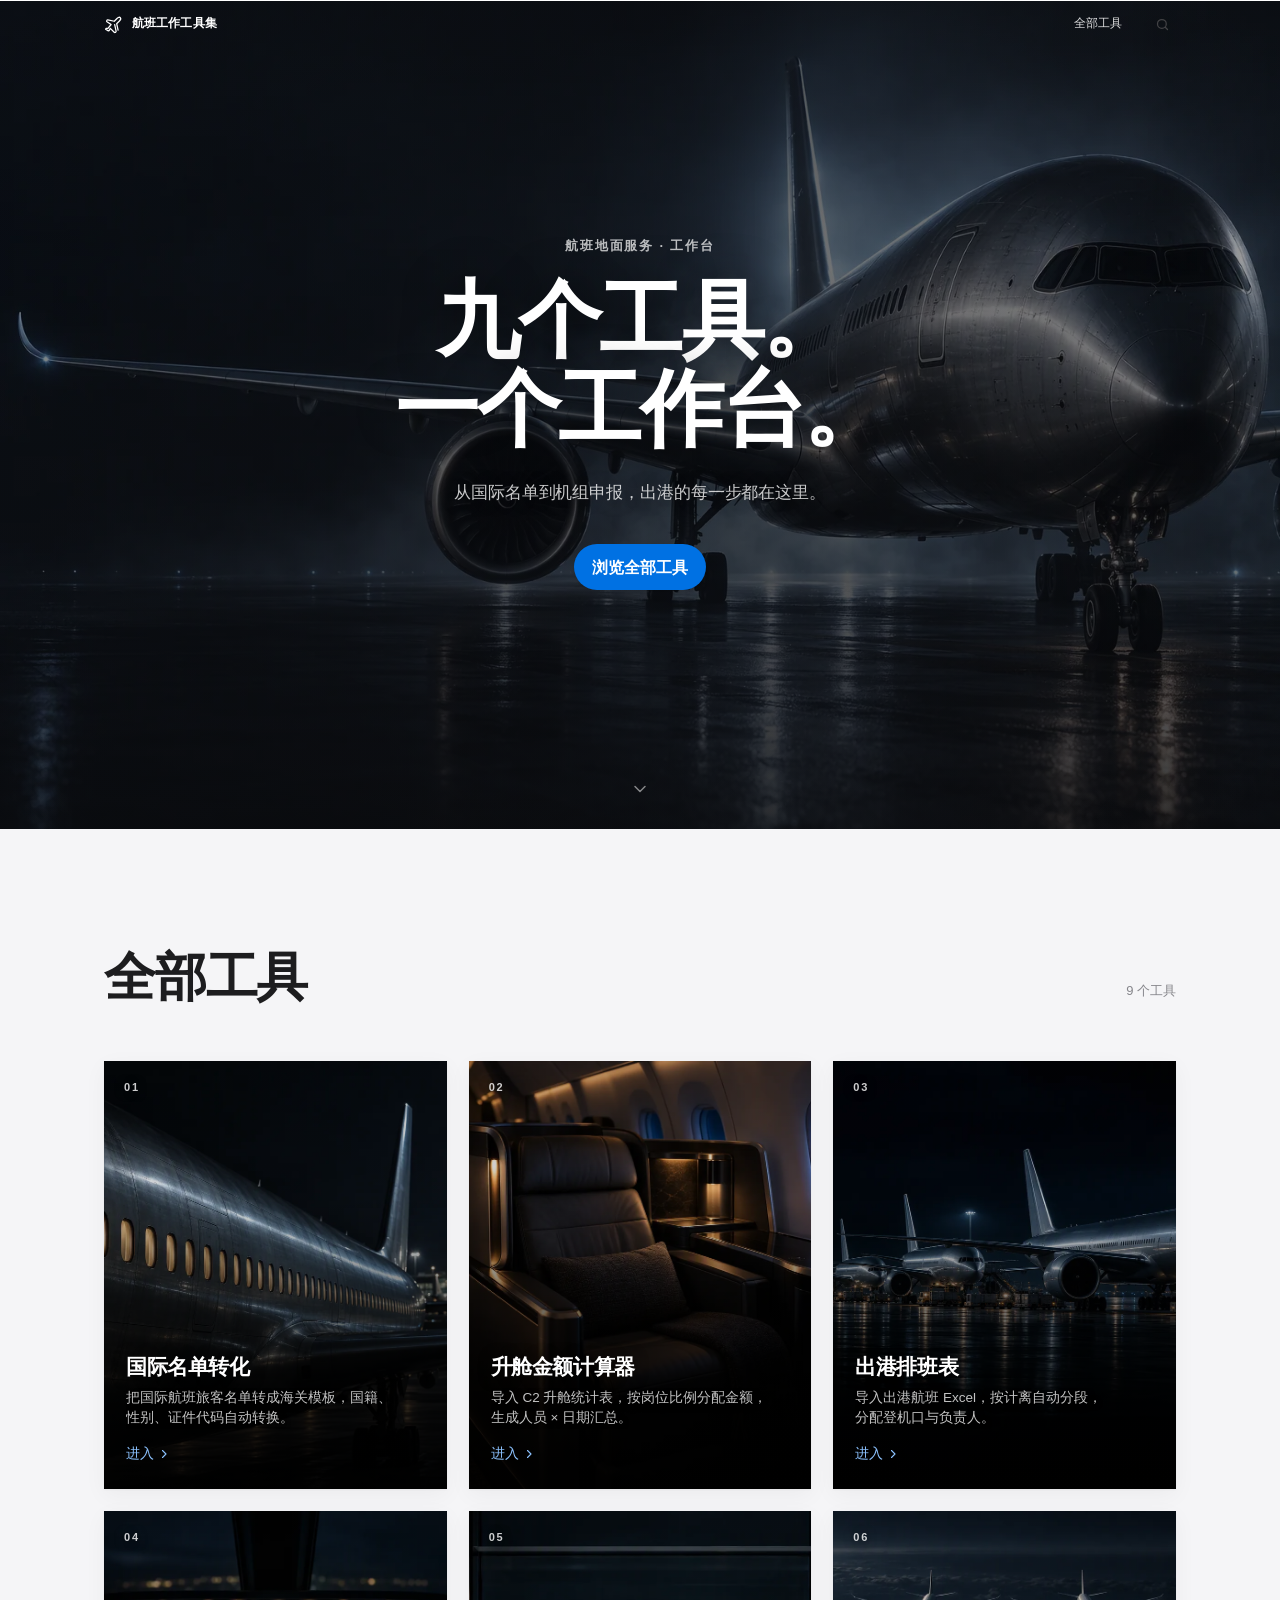
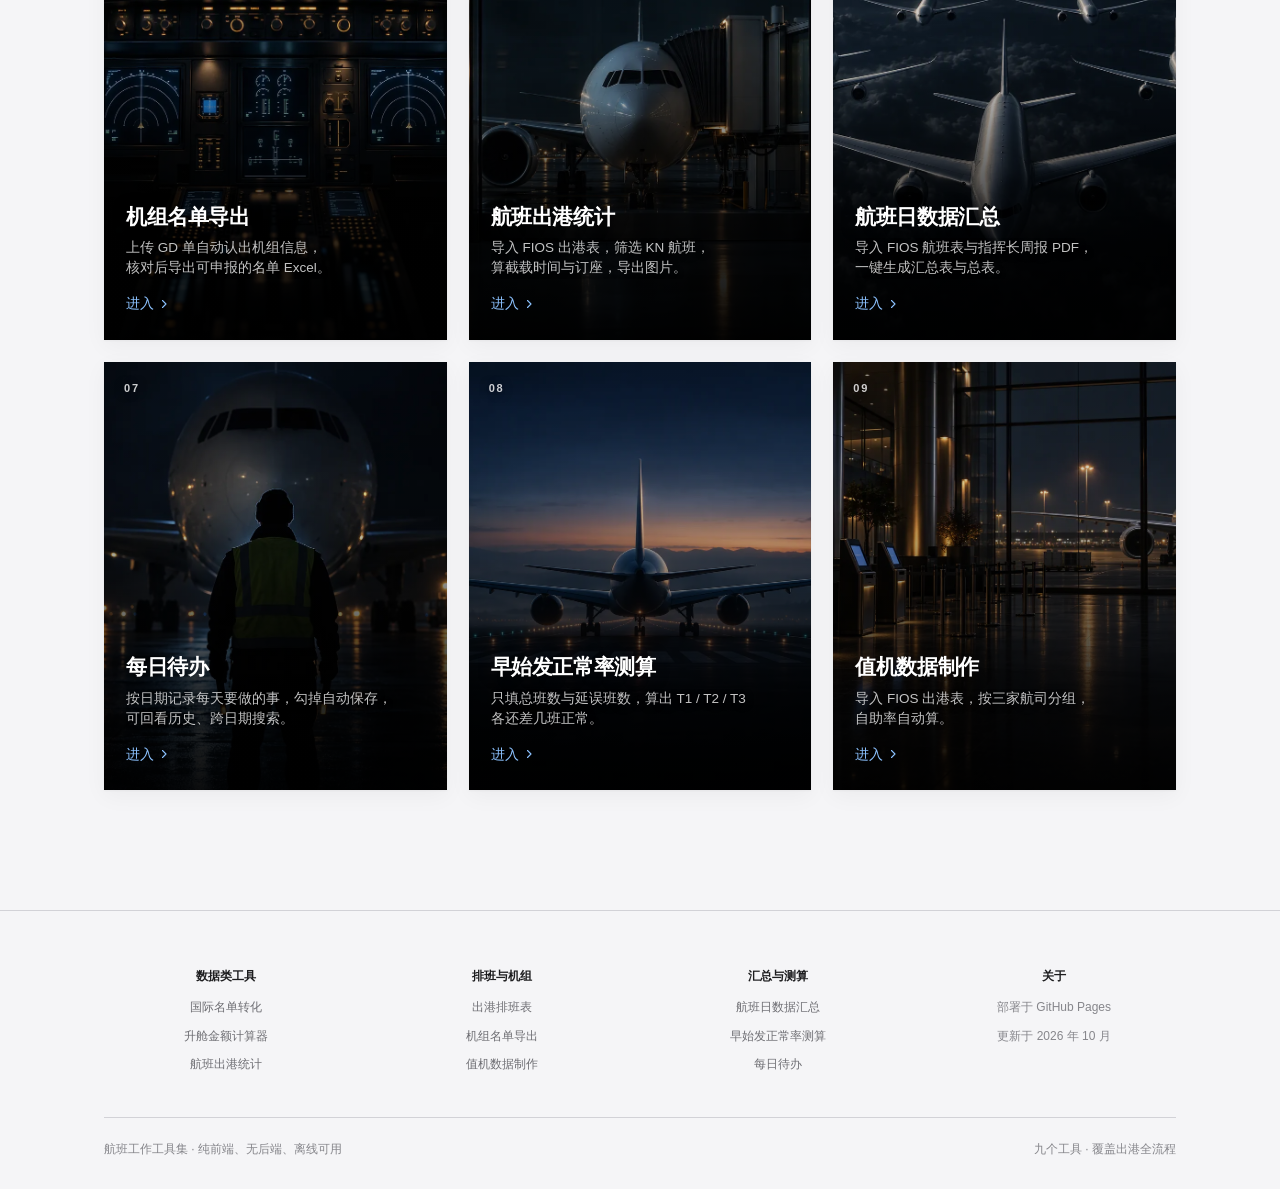
<file: index.html>
<!DOCTYPE html>
<html lang="zh-CN">
<head>
<meta charset="UTF-8">
<meta name="viewport" content="width=device-width, initial-scale=1.0">
<title>航班工作工具集 · 导航</title>
<link rel="icon" href="./assets/favicon.svg" type="image/svg+xml">
<meta name="description" content="航空地服工作工具集：国际名单转化、升舱金额计算、出港排班、机组名单导出、值机数据制作等 9 个工具，覆盖出港全流程。">
<meta property="og:type" content="website">
<meta property="og:title" content="航班工作工具集 · 导航">
<meta property="og:description" content="航空地服工作工具集：国际名单转化、升舱金额计算、出港排班、机组名单导出、值机数据制作等 9 个工具，覆盖出港全流程。">
<meta property="og:url" content="https://whaha5100-create.github.io/flight-tools/index.html">
<!-- 首页页眉是白色通栏，移动端浏览器 chrome 也跟着白 -->
<meta name="theme-color" content="#ffffff">
<link rel="stylesheet" href="./assets/site.css">
<style>
  /* ============================================================
     首页 · apple.com 版式（2026-10-23 改版）

     与旧版的区别（旧版是「页眉 + 满屏暗图 + 卡片网格」，新版把版式语言
     换成苹果官网那套）：
       ① 页眉 56 → 48px、12px 小字、搜索收成图标 + 浮层
       ② 主视觉 92vh，h1 到 84px、字距 -.028em
       ③ 删掉「9 个 / 0 次 / 24h / ⌘K」数字条（用户：看着尴尬）
       ④ 卡片「进入」从蓝色实心胶囊 → 蓝色文字 + 箭头
       ⑤ 使用须知从灰盒子 → 两列发丝线分区
       ⑥ 页脚从一行字 → 四列小字

     🔥 2026-10-26：**整块「使用须知」已删除**（用户：「都是一些没有意义的话」→
        换成实用提醒后仍不要 → 「删掉这块吧，没别的能加的就不加啦」）。
        连带删掉：页眉「使用须知」链接、主视觉右侧那个 link-more 链接、
        页脚「关于」列里的同名链接，以及 .notice / .notice-grid / .n-item /
        .n-ic / .n-item code / .link-more / --line-soft 这些只为它存在的样式。
        页面现在只有三段：主视觉 → 工具网格 → 页脚。**别再往回加这一节。**
        因为工具区和页脚同为 --bg 灰，页脚补了一条 border-top 发丝线做分隔。

     ⚠️ 三条必须守住的约定：
       · 共享层 site.css 仍然加载（css-regress 要求每页都有它的 <link>）
       · 探针依赖的 ID 一个都不能少：toolSearch / toolSearchClear / searchBox /
         toolsEmpty / toolsEmptyReset / toolsCount / toolGrid / nav
       · 每张卡片必须有 .tile-cta（home-search-probe 第 5 条断言），
         所以「进入」的文字链接**保留 tile-cta 这个类名**，只是外观变了

     ⚠️ 页眉高度 48 是**本页**覆盖的（site.css 里 .nav-inner 仍是 56）。
        .hero 的 margin-top 必须与页眉高度**同步**，否则主视觉会露出白边。
        第二批改造会把 site.css 统一到 48 并同步 9 个工具页。
     ============================================================ */

  /* site.css 用 !important 把 body 底色钉成 --bg(#f5f5f7)，首页要白底 */
  body { background: #fff !important; }
  html { scroll-behavior: smooth; }

  /* ============ 1. 页眉（覆盖共享层尺寸）============ */
  .nav-inner { height: 48px; max-width: 1120px; padding: 0 24px; gap: 24px; }
  .brandmark .bm-t { font-size: 12px; font-weight: 600; letter-spacing: .01em; }
  .brandmark svg { width: 19px; height: 19px; }

  .nav-links { margin-left: auto; display: flex; align-items: center; gap: 26px; }
  .nav-link {
    font-size: 12px; font-weight: 400; color: rgba(255,255,255,.86);
    text-decoration: none; transition: opacity .2s;
  }
  .nav-link:hover { opacity: .72; }
  .nav.scrolled .nav-link { color: var(--ink); }
  .nav-search-btn {
    width: 28px; height: 28px; display: inline-flex; align-items: center; justify-content: center;
    background: none; border: 0; padding: 0; cursor: pointer; color: inherit;
    transition: opacity .2s;
  }
  .nav-search-btn:hover { opacity: .7; }
  .nav-search-btn svg { width: 15px; height: 15px; }

  /* ============ 2. 搜索浮层 ============
     #searchBox 就是这一层（探针要读它的 has-value 类）。 */
  /* ⚠️ top 必须 = 页眉高度：浮层从页眉**下方**滑出。
     早先写成 top:0 + 66px 内边距，白色面板会压住透明页眉，
     页眉的白字直接看不见（还得靠 JS 强制页眉转白，反而污染了「未滚动」状态）。 */
  .search {
    position: fixed; left: 0; right: 0; top: 48px; z-index: 99;
    padding: 26px 24px;
    background: rgba(255,255,255,.94);
    -webkit-backdrop-filter: saturate(180%) blur(20px);
    backdrop-filter: saturate(180%) blur(20px);
    border-bottom: 1px solid rgba(0,0,0,.09);
    transform: translateY(-100%); opacity: 0; pointer-events: none;
    transition: transform .34s var(--ease-out), opacity .24s var(--ease-out);
  }
  .search.open { transform: none; opacity: 1; pointer-events: auto; }
  .search-field { max-width: 640px; margin: 0 auto; position: relative; display: flex; align-items: center; }
  .search-field .s-ic { position: absolute; left: 2px; width: 17px; height: 17px; color: var(--muted-2); }
  .search-field input {
    width: 100%; height: 44px; padding: 0 30px 0 30px;
    font-family: inherit; font-size: 20px; color: var(--ink);
    background: none; border: 0; outline: none;
    border-bottom: 1px solid var(--line);
    -webkit-appearance: none; appearance: none;
  }
  .search-field input::placeholder { color: var(--muted-2); }
  .search-field input::-webkit-search-cancel-button { display: none; }
  /* 焦点指示用「下划线变蓝」，不要 UA 那个蓝方框（会把整个 640px 框住） */
  /* ⚠️ 共享层给所有 input 加了 3px 蓝色焦点光晕（!important），会在这个
     「无边框 + 下划线」的搜索框外面画一个矩形 —— 必须用 !important 压掉，
     改成只贴着下划线的一层薄光，焦点照样看得见。 */
  .search-field input:focus,
  .search-field input:focus-visible {
    outline: none;
    border-bottom-color: var(--brand);
    box-shadow: 0 2px 0 0 rgba(0,113,227,.18) !important;
  }

  /* 清除按钮：有值才出现（has-value 由脚本挂在 #searchBox 上） */
  .s-clear {
    position: absolute; right: 2px; width: 22px; height: 22px;
    display: none; align-items: center; justify-content: center;
    border: 0; border-radius: 50%; padding: 0; cursor: pointer;
    background: rgba(0,0,0,.10); color: #fff;
    font-size: 11px; line-height: 1; font-family: inherit;
    transition: background var(--dur-fast) var(--ease-inout);
  }
  .search.has-value .s-clear { display: flex; }
  .s-clear:hover { background: rgba(0,0,0,.28); }

  /* ============ 3. 主视觉（覆盖共享层）============ */
  .hero {
    margin-top: -48px;                 /* 必须 = 页眉高度 */
    min-height: 92vh;
    padding: calc(48px + 44px) 24px 96px;
    background-image: url("./assets/hero-aircraft.webp");
    background-position: center 46%;
  }
  .hero .eyebrow {
    margin: 0 0 20px; font-size: 13px; font-weight: 600;
    letter-spacing: .14em; color: rgba(255,255,255,.72);
  }
  .hero h1 {
    font-size: clamp(40px, 6.6vw, 84px);
    line-height: 1.06; font-weight: 700;
    letter-spacing: -.028em;
    text-shadow: 0 2px 40px rgba(0,0,0,.5);
  }
  .hero .lede {
    margin: 26px auto 0; max-width: 600px;
    font-size: clamp(16px, 1.35vw, 19px); line-height: 1.5;
    color: rgba(255,255,255,.78); letter-spacing: -.005em;
    text-wrap: balance;
  }
  .cta-row {
    margin-top: 38px; display: flex; align-items: center;
    justify-content: center; gap: 30px; flex-wrap: wrap;
  }
  .hero .btn-primary {
    height: 46px; padding: 0 26px; border-radius: var(--radius-pill);
    font-size: 16px; font-weight: 500; letter-spacing: -.01em;
    display: inline-flex; align-items: center; justify-content: center;
    transition: background .24s var(--ease-out), transform .24s var(--ease-out);
  }
  .hero .btn-primary:active { transform: scale(.98); }

  .scroll-hint {
    position: absolute; left: 50%; bottom: 30px; transform: translateX(-50%);
    color: rgba(255,255,255,.5);
  }
  .scroll-hint svg { width: 20px; height: 20px; display: block; }

  /* ============ 4. 工具网格 ============ */
  .wrap { max-width: 1120px; margin: 0 auto; padding: 0 24px; }
  .tools { background: var(--bg); padding: 120px 0; scroll-margin-top: 64px; }

  .sec-head {
    max-width: 1120px; margin: 0 auto 56px; padding: 0 24px;
    display: flex; align-items: baseline; justify-content: space-between; gap: 16px; flex-wrap: wrap;
  }
  .sec-head h2 {
    margin: 0; font-size: clamp(30px, 4.2vw, 52px); line-height: 1.08;
    font-weight: 600; letter-spacing: -.024em; color: var(--ink);
  }
  .sec-head p { margin: 14px 0 0; font-size: 17px; color: var(--muted); letter-spacing: -.005em; flex: 1 1 100%; }
  .sec-head .count { font-size: 13px; color: var(--muted-2); white-space: nowrap; }

  .grid {
    max-width: 1120px; margin: 0 auto; padding: 0 24px;
    display: grid; grid-template-columns: repeat(3, 1fr); gap: 22px;
  }
  /* ---- 卡片：满图 + 压字（V2）----
     图铺满整张卡，白字压在底部暗渐变上。苹果首页瓷砖的做法。
     ⚠️ 三层必须齐：图 z-index:-2、渐变 ::after z-index:-1、文字正常流；
        .tile 上的 isolation:isolate 让负 z-index 留在卡片自己的层叠上下文里，
        否则图会掉到页面背景后面去。
     🔥 border-radius: 0 是**用户明确要求**（2026-10-23：「我不希望卡片四个角是圆的，
        我想是直角的」）→ 以后做「圆角统一」时**不要**把它并回 --radius，会白改一遍。 */
  .tile {
    position: relative; display: flex; flex-direction: column; justify-content: flex-end;
    aspect-ratio: 4 / 5; border-radius: 0; overflow: hidden; isolation: isolate;
    background: #101114; text-decoration: none; color: #fff;
    box-shadow: 0 1px 2px rgba(0,0,0,.04), 0 6px 22px rgba(0,0,0,.045);
    transition: transform .42s var(--ease-out), box-shadow .42s var(--ease-out);
  }
  .tile:hover { transform: translateY(-3px); box-shadow: 0 12px 40px rgba(0,0,0,.16); }
  .tile.is-hidden { display: none; }

  .tile-img {
    /* ⚠️ 必须绝对定位撑满：容器高度由 aspect-ratio 算，height:100% 解析不出来 → 图高 0 → 黑块 */
    position: absolute; inset: 0; z-index: -2;
    width: 100%; height: 100%;
    object-fit: cover; object-position: center;
    transition: transform .6s var(--ease-out);
  }
  /* 渐变要比「图上文字」那版更重：09 号卡背景是航站楼亮窗，渐变一淡标题就糊。
     顶部也压一点点，让左上角序号永远读得清。 */
  .tile::after {
    content: ""; position: absolute; inset: 0; z-index: -1; pointer-events: none;
    background: linear-gradient(to top,
      rgba(0,0,0,.94) 0%, rgba(0,0,0,.82) 22%, rgba(0,0,0,.52) 44%,
      rgba(0,0,0,.14) 68%, rgba(0,0,0,.28) 100%);
  }
  .tile:hover .tile-img { transform: scale(1.04); }
  .tile-no {
    position: absolute; left: 20px; top: 18px;
    font-size: 11px; font-weight: 600; letter-spacing: .16em;
    color: rgba(255,255,255,.8);
    text-shadow: 0 1px 10px rgba(0,0,0,.6);
  }

  .tile-info { padding: 22px 22px 24px; }
  .tile-info h3 {
    margin: 0; font-size: 21px; font-weight: 600;
    letter-spacing: -.02em; line-height: 1.25; color: #fff;
    /* 光靠渐变兜不住「背景正好是亮区」的卡（04 驾驶舱、09 航站楼亮窗）→ 再补一层极轻的暗影 */
    text-shadow: 0 1px 14px rgba(0,0,0,.5);
  }
  .tile-info p {
    margin: 8px 0 0; font-size: 13.5px; line-height: 1.5; color: rgba(255,255,255,.76);
    text-shadow: 0 1px 10px rgba(0,0,0,.45);
    /* 🔥 word-break:keep-all —— 中文默认可以在任意两字之间断行，短句会被切成
       「国籍、性 / 别」这种。keep-all 后只在标点处断，短说明读起来才不别扭。
       必须配 overflow-wrap 兜底，防止某一段没有标点时溢出。 */
    word-break: keep-all; overflow-wrap: break-word;
    display: -webkit-box; -webkit-line-clamp: 2; -webkit-box-orient: vertical; overflow: hidden;
    min-height: 41px;          /* 固定两行高 → 9 张卡的入口落在同一水平线 */
  }
  /* 「进入」= 文字链接。类名必须留 tile-cta（探针断言），外观已不是胶囊。
     深色卡上的链接用浅蓝（#8cc2ff），--brand 那个蓝压在暗底上看不见。 */
  .tile-cta {
    margin-top: 14px;
    display: inline-flex; align-items: center; gap: 4px;
    font-size: 13.5px; font-weight: 500; color: #8cc2ff;
  }
  .tile-cta .chev { display: inline-flex; transition: transform .26s var(--ease-out); }
  .tile-cta .chev svg { width: 12px; height: 12px; display: block; }
  .tile:hover .tile-cta .chev { transform: translateX(3px); }

  /* 搜索无结果 */
  .empty { display: none; max-width: 1120px; margin: 0 auto; padding: 70px 24px; text-align: center; }
  .empty.show { display: block; }
  .empty .e-t { font-size: 21px; font-weight: 600; letter-spacing: -.01em; color: var(--ink); }
  .empty .e-s { margin-top: 8px; font-size: 15px; color: var(--muted); }
  .empty button {
    margin-top: 20px; font-family: inherit; font-size: 15px; font-weight: 500;
    color: var(--brand); background: none; border: 0; padding: 0; cursor: pointer;
  }
  .empty button:hover { text-decoration: underline; }

  /* ============ 5. 页脚（四列小字）============ */
  .site-footer {
    background: var(--bg); padding: 56px 0 30px; margin-top: 0;
    border-top: 1px solid var(--line); font-size: 12px; color: var(--muted);
  }
  .footer-inner { max-width: 1120px; margin: 0 auto; padding: 0 24px; }
  .footer-cols {
    display: grid; grid-template-columns: repeat(4, 1fr); gap: 32px;
    padding-bottom: 34px; border-bottom: 1px solid var(--line);
  }
  .footer-col h5 { margin: 0 0 12px; font-size: 12px; font-weight: 600; color: var(--ink); }
  .footer-col ul { margin: 0; padding: 0; list-style: none; }
  .footer-col li { margin: 0 0 9px; }
  .footer-col a { color: var(--muted); text-decoration: none; transition: color .2s; }
  .footer-col a:hover { color: var(--ink); text-decoration: underline; }
  .footer-bottom {
    display: flex; justify-content: space-between; gap: 16px; flex-wrap: wrap;
    padding-top: 22px; color: var(--muted-2);
  }

  /* ============ 响应式 ============ */
  @media (max-width: 1023px) {
    .grid { grid-template-columns: repeat(2, 1fr); }
    .tools { padding: 80px 0 90px; }
  }
  @media (max-width: 719px) {
    .nav-inner { padding: 0 18px; }
    .nav-link { display: none; }        /* 窄屏只留搜索图标，与苹果一致 */
    .hero { min-height: 88vh; padding-bottom: 80px; }
    .hero h1 { letter-spacing: -.02em; }
    .hero .lede { font-size: 15px; }
    .cta-row { gap: 20px; }
    .hero .btn-primary { height: 44px; padding: 0 22px; font-size: 15px; }
    .grid { grid-template-columns: 1fr; gap: 18px; }
    /* 窄屏单列时 4:5 会变成 342×428 的长条，九张叠起来太长 → 手机改正方形 */
    .tile { aspect-ratio: 1 / 1; }
    .tools { padding: 64px 0 72px; }
    .sec-head { margin-bottom: 34px; }
    .footer-cols { grid-template-columns: 1fr 1fr; }
    .search { padding: 20px 18px; }
  }
  @media (prefers-reduced-motion: reduce) {
    .tile, .tile:hover { transform: none !important; }
    .tile:hover .tile-cta .chev { transform: none !important; }
  }
</style>
</head>
<body>

  <!-- ============ 1. 页眉 ============ -->
  <header class="nav" id="nav">
    <div class="nav-inner">
      <a class="brandmark" href="./index.html">
        <svg width="24" height="24" viewBox="0 0 24 24" fill="none" stroke="currentColor" stroke-width="1.6" stroke-linecap="round" stroke-linejoin="round">
          <path d="M17.8 19.2 16 11l3.5-3.5C21 6 21.5 4.2 20.6 3.3c-.9-.9-2.7-.4-4.2 1.1L13 7.9 4.8 6.1c-.5-.1-.9.1-1.1.5l-.3.5c-.2.5-.1 1 .3 1.3L9 12l-4 5H2.5l-.5 1 3.5 2 .9-.2 1.6-2.9 4.9 4.9c.4.4 1 .4 1.4.1l.5-.3c.4-.3.6-.7.5-1.2l-1.8-8.2"/>
        </svg>
        <span class="bm-t">航班工作工具集</span>
      </a>
      <nav class="nav-links">
        <a class="nav-link" href="#tools">全部工具</a>
        <button class="nav-search-btn" id="searchToggle" type="button" aria-label="搜索工具">
          <svg viewBox="0 0 24 24" fill="none" stroke="currentColor" stroke-width="2" stroke-linecap="round">
            <circle cx="11" cy="11" r="7"/><path d="M20 20l-3.6-3.6"/>
          </svg>
        </button>
      </nav>
    </div>
  </header>

  <!-- 搜索浮层：#searchBox 就是这一层 -->
  <div class="search" id="searchBox">
    <div class="search-field">
      <svg class="s-ic" viewBox="0 0 24 24" fill="none" stroke="currentColor" stroke-width="2" stroke-linecap="round" aria-hidden="true">
        <circle cx="11" cy="11" r="7"/><path d="M20 20l-3.6-3.6"/>
      </svg>
      <input id="toolSearch" type="search" placeholder="搜索工具" autocomplete="off" spellcheck="false"
             aria-label="搜索工具" aria-describedby="toolsCount">
      <button class="s-clear" id="toolSearchClear" type="button" aria-label="清除搜索" tabindex="-1">✕</button>
    </div>
  </div>

  <!-- ============ 2. 主视觉 ============
       配图 assets/hero-aircraft.webp 为原创生成，不含任何航司涂装 / 商标。 -->
  <section class="hero">
    <p class="eyebrow">航班地面服务 · 工作台</p>
    <h1>九个工具。<br>一个工作台。</h1>
    <p class="lede">从国际名单到机组申报，出港的每一步都在这里。</p>
    <div class="cta-row">
      <a class="btn btn-primary" href="#tools">浏览全部工具</a>
    </div>
    <div class="scroll-hint" aria-hidden="true">
      <svg viewBox="0 0 24 24" fill="none" stroke="currentColor" stroke-width="1.8" stroke-linecap="round" stroke-linejoin="round"><path d="M6 9l6 6 6-6"/></svg>
    </div>
  </section>

  <!-- ============ 3. 工具网格 ============ -->
  <section class="tools" id="tools">
    <div class="sec-head">
      <h2>全部工具</h2>
      <div class="count" id="toolsCount" role="status" aria-live="polite">9 个工具</div>
    </div>

    <main class="grid" id="toolGrid">

      <a class="tile" href="./manifest/index.html" data-keywords="01 国际名单转化 海关模板 出入境判定 Excel 预览 名单 加密">
        <img class="tile-img" src="./assets/tools/01-manifest.webp" alt="" width="1400" height="933" loading="lazy">
        <span class="tile-no">01</span>
        <div class="tile-info">
          <h3>国际名单转化</h3>
          <p>把国际航班旅客名单转成海关模板，国籍、性别、证件代码自动转换。</p>
          <span class="tile-cta">进入<span class="chev"><svg viewBox="0 0 24 24" fill="none" stroke="currentColor" stroke-width="2.2" stroke-linecap="round" stroke-linejoin="round"><path d="M9 5l7 7-7 7"/></svg></span></span>
        </div>
      </a>

      <a class="tile" href="./upgrade/index.html" data-keywords="02 升舱金额计算器 岗位比例 交叉汇总 下载 Excel 升舱 绩效">
        <img class="tile-img" src="./assets/tools/02-upgrade.webp" alt="" width="1400" height="933" loading="lazy">
        <span class="tile-no">02</span>
        <div class="tile-info">
          <h3>升舱金额计算器</h3>
          <p>导入 C2 升舱统计表，按岗位比例分配金额，生成人员 × 日期汇总。</p>
          <span class="tile-cta">进入<span class="chev"><svg viewBox="0 0 24 24" fill="none" stroke="currentColor" stroke-width="2.2" stroke-linecap="round" stroke-linejoin="round"><path d="M9 5l7 7-7 7"/></svg></span></span>
        </div>
      </a>

      <a class="tile" href="./schedule/index.html" data-keywords="03 出港排班表 登机口分配 负责人选择 下载 Excel 排班 特服 调时">
        <img class="tile-img" src="./assets/tools/03-schedule.webp" alt="" width="1400" height="933" loading="lazy">
        <span class="tile-no">03</span>
        <div class="tile-info">
          <h3>出港排班表</h3>
          <p>导入出港航班 Excel，按计离自动分段，分配登机口与负责人。</p>
          <span class="tile-cta">进入<span class="chev"><svg viewBox="0 0 24 24" fill="none" stroke="currentColor" stroke-width="2.2" stroke-linecap="round" stroke-linejoin="round"><path d="M9 5l7 7-7 7"/></svg></span></span>
        </div>
      </a>

      <a class="tile" href="./crew-decl/index.html" data-keywords="04 机组名单导出 GD单 总申报单 机组申报 自动识别 OCR 护照号 国际航班 MU261 MU262 FM751 FM752 马德里 曼谷 Excel 模板">
        <img class="tile-img" src="./assets/tools/04-daily-report.webp" alt="" width="1400" height="933" loading="lazy">
        <span class="tile-no">04</span>
        <div class="tile-info">
          <h3>机组名单导出</h3>
          <p>上传 GD 单自动认出机组信息，核对后导出可申报的名单 Excel。</p>
          <span class="tile-cta">进入<span class="chev"><svg viewBox="0 0 24 24" fill="none" stroke="currentColor" stroke-width="2.2" stroke-linecap="round" stroke-linejoin="round"><path d="M9 5l7 7-7 7"/></svg></span></span>
        </div>
      </a>

      <a class="tile" href="./kn-stats/index.html" data-keywords="05 航班出港统计 截载时间 导出图片 订座 Excel 导入 导出">
        <img class="tile-img" src="./assets/tools/05-kn-stats.webp" alt="" width="1400" height="933" loading="lazy">
        <span class="tile-no">05</span>
        <div class="tile-info">
          <h3>航班出港统计</h3>
          <p>导入 FIOS 出港表，筛选 KN 航班，算截载时间与订座，导出图片。</p>
          <span class="tile-cta">进入<span class="chev"><svg viewBox="0 0 24 24" fill="none" stroke="currentColor" stroke-width="2.2" stroke-linecap="round" stroke-linejoin="round"><path d="M9 5l7 7-7 7"/></svg></span></span>
        </div>
      </a>

      <a class="tile" href="./merge/index.html" data-keywords="06 航班日数据汇总 总表 PDF自动填 导出 Excel 周报 汇总">
        <img class="tile-img" src="./assets/tools/06-merge.webp" alt="" width="1400" height="933" loading="lazy">
        <span class="tile-no">06</span>
        <div class="tile-info">
          <h3>航班日数据汇总</h3>
          <p>导入 FIOS 航班表与指挥长周报 PDF，一键生成汇总表与总表。</p>
          <span class="tile-cta">进入<span class="chev"><svg viewBox="0 0 24 24" fill="none" stroke="currentColor" stroke-width="2.2" stroke-linecap="round" stroke-linejoin="round"><path d="M9 5l7 7-7 7"/></svg></span></span>
        </div>
      </a>

      <a class="tile" href="./todo/index.html" data-keywords="07 每日待办 按日记录 历史回看 本地保存 待办 日历">
        <img class="tile-img" src="./assets/tools/07-todo.webp" alt="" width="1400" height="933" loading="lazy">
        <span class="tile-no">07</span>
        <div class="tile-info">
          <h3>每日待办</h3>
          <p>按日期记录每天要做的事，勾掉自动保存，可回看历史、跨日期搜索。</p>
          <span class="tile-cta">进入<span class="chev"><svg viewBox="0 0 24 24" fill="none" stroke="currentColor" stroke-width="2.2" stroke-linecap="round" stroke-linejoin="round"><path d="M9 5l7 7-7 7"/></svg></span></span>
        </div>
      </a>

      <a class="tile" href="./early-ontime/index.html" data-keywords="08 早始发正常率测算 机场对标 T1 T2 T3 档位 追不上告警 正常率 早始发">
        <img class="tile-img" src="./assets/tools/08-early-ontime.webp" alt="" width="1400" height="933" loading="lazy">
        <span class="tile-no">08</span>
        <div class="tile-info">
          <h3>早始发正常率测算</h3>
          <p>只填总班数与延误班数，算出 T1 / T2 / T3 各还差几班正常。</p>
          <span class="tile-cta">进入<span class="chev"><svg viewBox="0 0 24 24" fill="none" stroke="currentColor" stroke-width="2.2" stroke-linecap="round" stroke-linejoin="round"><path d="M9 5l7 7-7 7"/></svg></span></span>
        </div>
      </a>

      <a class="tile" href="./checkin/index.html" data-keywords="09 值机数据制作 自助值机 自助率 WEB CUSS 出港 导出 Excel">
        <img class="tile-img" src="./assets/tools/09-checkin.webp" alt="" width="1400" height="933" loading="lazy">
        <span class="tile-no">09</span>
        <div class="tile-info">
          <h3>值机数据制作</h3>
          <p>导入 FIOS 出港表，按三家航司分组，自助率自动算。</p>
          <span class="tile-cta">进入<span class="chev"><svg viewBox="0 0 24 24" fill="none" stroke="currentColor" stroke-width="2.2" stroke-linecap="round" stroke-linejoin="round"><path d="M9 5l7 7-7 7"/></svg></span></span>
        </div>
      </a>

      <!-- 2026-11-07 按用户要求关闭第 10 张卡片（经营月报生成）。
           整块封存、不删代码；恢复时删掉本注释的起止标记即可。
           页面 monthly/index.html 与配图 assets/tools/10-monthly.webp 均原地保留。
      <a class="tile" href="./monthly/index.html" data-keywords="10 经营月报 月报 生产经营月报 汇总 环比 表格 Word docx 数据汇总 每月">
        <img class="tile-img" src="./assets/tools/10-monthly.webp" alt="" width="1400" height="933" loading="lazy">
        <span class="tile-no">10</span>
        <div class="tile-info">
          <h3>经营月报生成</h3>
          <p>导入航班日数据汇总，选好月份，两份月报的表格数字自动填好。</p>
          <span class="tile-cta">进入<span class="chev"><svg viewBox="0 0 24 24" fill="none" stroke="currentColor" stroke-width="2.2" stroke-linecap="round" stroke-linejoin="round"><path d="M9 5l7 7-7 7"/></svg></span></span>
        </div>
      </a>
      -->

    </main>

    <div class="empty" id="toolsEmpty">
      <div class="e-t">没有找到匹配的工具</div>
      <div class="e-s">换个关键词试试，比如「名单」「排班」「机组」「正常率」。</div>
      <button type="button" id="toolsEmptyReset">清除搜索条件</button>
    </div>
  </section>

  <!-- ============ 5. 页脚 ============ -->
  <footer class="site-footer">
    <div class="footer-inner">
      <div class="footer-cols">
        <div class="footer-col">
          <h5>数据类工具</h5>
          <ul>
            <li><a href="./manifest/index.html">国际名单转化</a></li>
            <li><a href="./upgrade/index.html">升舱金额计算器</a></li>
            <li><a href="./kn-stats/index.html">航班出港统计</a></li>
          </ul>
        </div>
        <div class="footer-col">
          <h5>排班与机组</h5>
          <ul>
            <li><a href="./schedule/index.html">出港排班表</a></li>
            <li><a href="./crew-decl/index.html">机组名单导出</a></li>
            <li><a href="./checkin/index.html">值机数据制作</a></li>
          </ul>
        </div>
        <div class="footer-col">
          <h5>汇总与测算</h5>
          <ul>
            <li><a href="./merge/index.html">航班日数据汇总</a></li>
            <li><a href="./early-ontime/index.html">早始发正常率测算</a></li>
            <li><a href="./todo/index.html">每日待办</a></li>
          </ul>
        </div>
        <div class="footer-col">
          <h5>关于</h5>
          <ul>
            <li>部署于 GitHub Pages</li>
            <li>更新于 2026 年 10 月</li>
          </ul>
        </div>
      </div>
      <div class="footer-bottom">
        <span>航班工作工具集 · 纯前端、无后端、离线可用</span>
        <span>九个工具 · 覆盖出港全流程</span>
      </div>
    </div>
  </footer>

<script>
/* 首页交互：① 页眉滚动描边 ② 搜索浮层 ③ 工具筛选
   —— 纯增强：脚本不执行时 9 张卡片仍全部可见、可点。 */
(function () {
  'use strict';

  var nav     = document.getElementById('nav');
  var panel   = document.getElementById('searchBox');   /* 探针要读它的 has-value */
  var toggle  = document.getElementById('searchToggle');
  var input   = document.getElementById('toolSearch');
  var clearBt = document.getElementById('toolSearchClear');
  var grid    = document.getElementById('toolGrid');
  var empty   = document.getElementById('toolsEmpty');
  var resetBt = document.getElementById('toolsEmptyReset');
  var countEl = document.getElementById('toolsCount');

  /* ---------- ① 页眉：透明 → 白底毛玻璃 ---------- */
  function onScroll() {
    if (window.scrollY > 12) nav.classList.add('scrolled');
    else nav.classList.remove('scrolled');
  }
  onScroll();
  window.addEventListener('scroll', onScroll, { passive: true });

  if (!input || !grid) return;

  var tiles = Array.prototype.slice.call(grid.querySelectorAll('.tile'));
  var total = tiles.length;

  /* ---------- ② 搜索浮层 ----------
     ⚠️ focus() 必须**同步**调用：home-search-probe 派发 ⌘K 之后
        立刻读 document.activeElement，setTimeout 会来不及。 */
  function openSearch() {
    if (panel) panel.classList.add('open');
    input.focus();
    input.select();
  }
  function closeSearch() {
    if (panel) panel.classList.remove('open');
  }
  if (toggle) toggle.addEventListener('click', function () {
    if (panel && panel.classList.contains('open')) closeSearch();
    else openSearch();
  });

  /* ---------- ③ 筛选 ---------- */
  function norm(s) { return String(s || '').toLowerCase().replace(/\s+/g, ''); }
  var index = tiles.map(function (t) {
    return norm(t.getAttribute('data-keywords') || t.textContent);
  });

  function apply() {
    var k = norm(input.value);
    var hit = 0;
    for (var i = 0; i < tiles.length; i++) {
      var ok = !k || index[i].indexOf(k) !== -1;
      tiles[i].classList.toggle('is-hidden', !ok);
      if (ok) hit++;
    }
    if (empty) empty.classList.toggle('show', hit === 0);
    if (panel) panel.classList.toggle('has-value', input.value.length > 0);
    if (countEl) {
      countEl.textContent = k
        ? ('匹配 ' + hit + ' / ' + total + ' 个工具')
        : (total + ' 个工具');
    }
  }

  /* 工具区在主视觉下面，在最上面打字时看不到反馈 → 首次输入把结果滚进视野 */
  var toolsSec = document.getElementById('tools');
  var wasEmpty = true;
  function ensureResultsVisible() {
    if (!toolsSec || !toolsSec.getBoundingClientRect) return;
    var r = toolsSec.getBoundingClientRect();
    if (r.top < 60 || r.top > window.innerHeight * 0.55) {
      toolsSec.scrollIntoView({ behavior: 'smooth', block: 'start' });
    }
  }

  function clearSearch(keepFocus) {
    input.value = '';
    wasEmpty = true;
    apply();
    if (keepFocus) input.focus();
  }

  input.addEventListener('input', function () {
    var nowEmpty = input.value.length === 0;
    apply();
    if (wasEmpty && !nowEmpty) ensureResultsVisible();
    wasEmpty = nowEmpty;
  });

  input.addEventListener('keydown', function (e) {
    if (e.key === 'Escape') { e.preventDefault(); clearSearch(true); closeSearch(); }
  });
  if (clearBt) clearBt.addEventListener('click', function () { clearSearch(true); });
  if (resetBt) resetBt.addEventListener('click', function () { clearSearch(true); });

  document.addEventListener('keydown', function (e) {
    var tag = (e.target && e.target.tagName) || '';
    var typing = tag === 'INPUT' || tag === 'TEXTAREA' || tag === 'SELECT' ||
                 (e.target && e.target.isContentEditable);
    if ((e.metaKey || e.ctrlKey) && (e.key === 'k' || e.key === 'K')) {
      e.preventDefault(); openSearch();
    } else if (e.key === '/' && !typing) {
      e.preventDefault(); openSearch();
    } else if (e.key === 'Escape') {
      closeSearch();
    }
  });

  apply();
})();
</script>
</body>
</html>
</file>
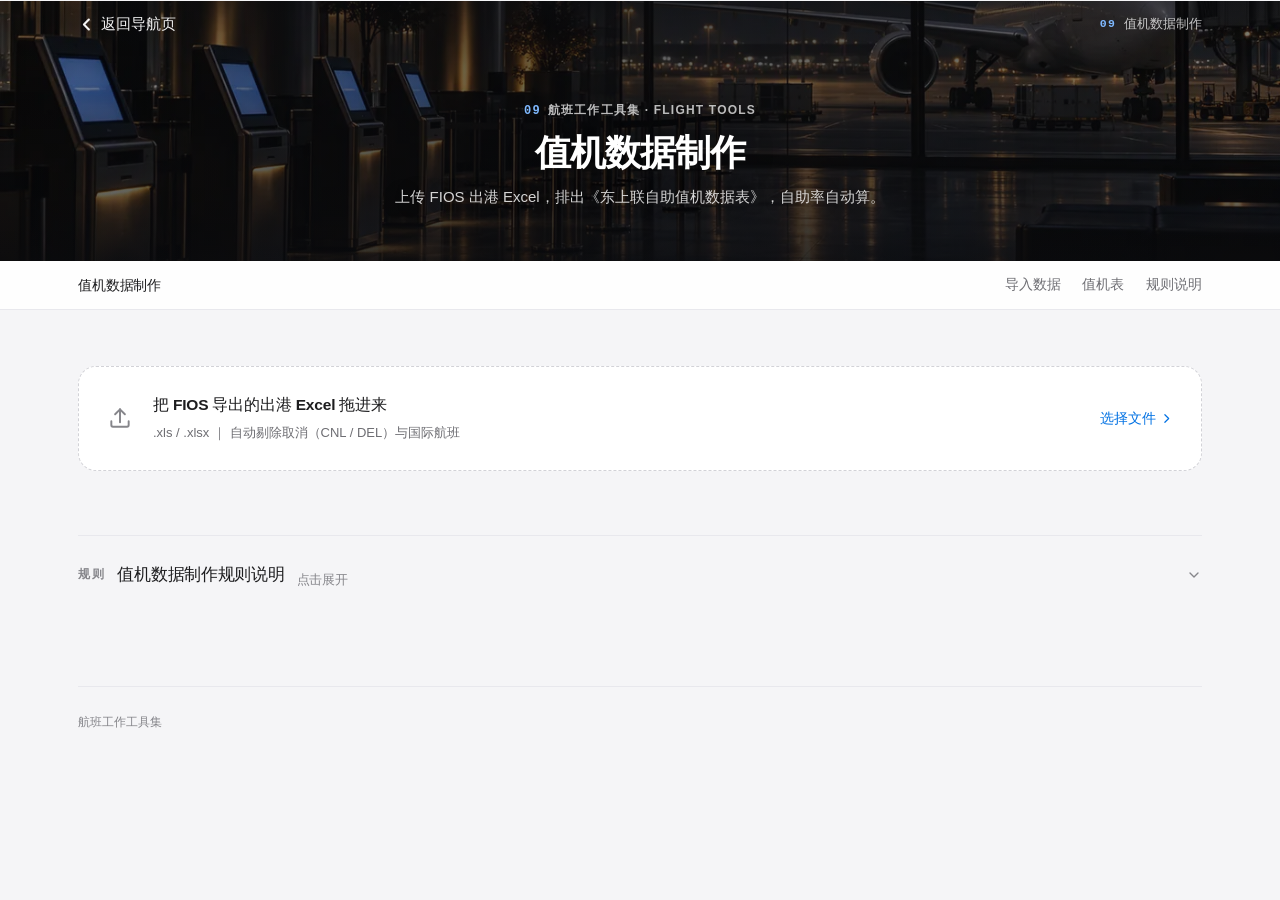
<file: checkin/index.html>
<!DOCTYPE html>
<html lang="zh-CN">
<head>
<meta charset="UTF-8">
<meta name="viewport" content="width=device-width, initial-scale=1">
<title>值机数据制作 · 航班工作工具集</title>
<link rel="icon" href="../assets/favicon.svg" type="image/svg+xml">
<meta name="description" content="导入 FIOS 出港 Excel，自动按东航 / 上航 / 中联航分组生成「东上联自助值机数据表」，填入 WEB / CUSS / 人数后自助率自动计算，一键导出带公式的 Excel。">
<meta property="og:type" content="website">
<meta property="og:title" content="值机数据制作 · 航班工作工具集">
<meta property="og:description" content="导入 FIOS 出港 Excel，自动按东航 / 上航 / 中联航分组生成「东上联自助值机数据表」，填入 WEB / CUSS / 人数后自助率自动计算，一键导出带公式的 Excel。">
<meta property="og:url" content="https://whaha5100-create.github.io/flight-tools/checkin/index.html">
<meta name="theme-color" content="#ffffff">
<link rel="stylesheet" href="../assets/site.css">
<script src="../assets/nav-scroll.js" defer></script>
<style>
  /* ============ checkin · 页面特有样式（通用样式见 ../assets/site.css）============ */

* { box-sizing:border-box; }
.upload { margin-top:24px; border:2px dashed var(--line); border-radius:var(--radius); background:#fff;
    transition:border-color .2s, background .2s; }
.upload.drag { border-color:var(--tool); background:var(--tool-light); }
.upload-inner { padding:42px 24px; text-align:center; }
.up-ic { font-size:42px; }
.upload-inner p { color:var(--muted); margin:12px 0 18px; font-size:15px; }

#resultArea { margin-top:24px; }
.stats-bar { display:flex; gap:12px; flex-wrap:wrap; margin-bottom:16px; }
.stat-pill { background:#fff; border:1px solid var(--line); border-radius:999px; padding:9px 16px; font-size:13.5px;
    color:var(--muted); box-shadow:var(--shadow-sm); }
.stat-pill b { color:var(--tool-dark); font-size:15px; }
.stat-pill.mute b { color:var(--muted-2); }
.table-scroll { overflow-x:auto; }

/* ---------- 数据表 ----------
   版式对齐用户给的《东上联自助值机数据表》：标题行跨 6 列、表头灰底、
   合计行浅灰底加粗、网格线清晰（这是一张要打印 / 贴群的工作表，不是展示型卡片）。 */
.ck-table { width:100%; min-width:620px; border-collapse:collapse; table-layout:fixed;
    background:#fff; border:1px solid #c6c6cd; font-size:14.5px; }
.ck-table th, .ck-table td { border:1px solid #c6c6cd; padding:7px 8px; text-align:center; }
.ck-table .t-title { font-size:16px; font-weight:700; color:var(--ink); letter-spacing:.2px; padding:11px 10px; }
.ck-table .t-head th { background:#f5f5f7; color:var(--muted); font-weight:700; font-size:13.5px; }
.ck-table td.c-flight { font-weight:700; color:var(--ink); font-family:var(--mono); font-size:13.5px; }
.ck-table td.c-dest { color:var(--ink-2); }
.ck-table td.c-rate { color:var(--tool-dark); font-weight:700; font-variant-numeric:tabular-nums; }
.ck-table tr.sum-row td { background:#f0f0f2; font-weight:700; color:var(--ink); font-variant-numeric:tabular-nums; }
.ck-table tr.sum-row td.c-rate { color:var(--tool-dark); }
.ck-table tbody tr:hover td.c-flight,
.ck-table tbody tr:hover td.c-dest { background:#fafbfd; }

/* ---------- 表格里的可填格 ----------
   🔥 目标版式里这些格子**看不到输入框**（就是三个数字），所以常态去边框去底色，
   只在悬停 / 聚焦时给反馈。site.css 对 input[type=number] 的 border-color /
   border-radius / background 都带 !important，这里必须同样加 !important；
   选择器用 input.cell-in（0-1-1）与它打平，靠「页面 <style> 在 site.css 之后」取胜。 */
input.cell-in {
  width:100% !important; height:32px; padding:0 6px !important;
  border:none !important; background:transparent !important; border-radius:8px !important;
  box-shadow:none !important; text-align:center; font:inherit; font-weight:700;
  color:var(--ink); font-variant-numeric:tabular-nums;
  appearance:textfield; -moz-appearance:textfield;
}
input.cell-in::-webkit-outer-spin-button,
input.cell-in::-webkit-inner-spin-button { -webkit-appearance:none; margin:0; }

/* 空格子的提示 = 「—」占位符（2026-10-11 试过「格子里画个小细框」，用户看后不要了，
   已回退；不要再改回去）。框画在输入框上会铺满整格像套了个表格，
   画在 td::after 上又要依赖 :has() —— 都不如一个字符干净。 */
input.cell-in::placeholder { color:#c7c7cc; font-weight:400; }
input.cell-in:hover { background:var(--brand-light) !important; }
input.cell-in:focus { background:#fff !important; box-shadow:0 0 0 2px var(--brand) !important; }
input.cell-in:focus-visible { outline:2px solid var(--brand) !important; outline-offset:-2px !important; }

/* ---------- 标题里的日期（可改）----------
   目标版式的标题是「东上联自助值机数据表-10月9日」。日期 FIOS 导出里没有，
   做成标题内的可编辑片段：虚线底提示可点，聚焦转实线 + 品牌色。 */
input.date-in {
  width:6em !important; padding:0 2px !important; margin-left:1px;
  border:none !important; border-bottom:1px dashed #b9b9c0 !important;
  border-radius:0 !important; background:transparent !important; box-shadow:none !important;
  font:inherit; font-weight:700; color:var(--brand) !important; text-align:center;
}
input.date-in:hover { border-bottom-color:var(--brand) !important; }
input.date-in:focus {
  border-bottom-style:solid !important; border-bottom-color:var(--brand) !important;
  background:var(--brand-light) !important; outline:none !important;
}

/* ---------- 按钮排 ---------- */
.actions { display:flex; gap:10px; flex-wrap:wrap; justify-content:center; margin:18px 0 8px; }

  /* 本页主视觉配图：与首页卡片同一张（原创生成，无航司涂装 / 商标）。
     ⚠️ 必须写在页面里 —— CSS 的 url() 相对**样式表**解析，
        写进 assets/site.css 会指到 assets/assets/… 去。 */
  .hero { background-image: url("../assets/tools/09-checkin.webp"); }
  /* —— v3：值机表描边降到发丝线、表头字号收一档（纯版式）—— */
  .ck-table th, .ck-table td { border-color: var(--line-soft); }
  .ck-table .t-title { font-size: 15px; font-weight: 600; letter-spacing: -.012em; padding: 12px 10px; }
  .ck-table .t-head th { font-size: 12px; font-weight: 590; letter-spacing: .02em; background: #fafafa; }
  .ck-table tr.sum-row td { background: #f5f5f7; }
  .ck-table td.c-rate, .ck-table tr.sum-row td.c-rate { color: var(--ink); }
  /* 表下那段说明原本是 inline 的 text-align:center，压到左边与按钮对齐 */
  #resultArea .hint { text-align: left !important; }
</style>
<!-- 工具页 v3 设计语言（2026-10-23）。必须排在本页 <style> 之后 ——
     否则压不住页面里那批旧规则（圆角胶囊按钮 / 灰底统计卡 / 胶囊标签）。 -->
<link rel="stylesheet" href="../assets/tool-page.css">
</head>
<body>

  <!-- ============ 通栏吸顶页眉 + 满屏暗色主视觉（与首页同一套，样式在 assets/site.css）============ -->
  <header class="nav" id="nav">
    <div class="nav-inner">
      <a class="nav-back" href="../index.html"><svg class="ic" width="17" height="17" viewBox="0 0 16 16" fill="none" aria-hidden="true"><path d="M10.2 3.4 5.6 8l4.6 4.6" stroke="currentColor" stroke-width="2" stroke-linecap="round" stroke-linejoin="round"/></svg>返回导航页</a>
      <span class="nav-tool"><b>09</b>值机数据制作</span>
    </div>
  </header>

  <!-- ⚠️ 主视觉配图由本页 <style> 里的 .hero 规则给出 —— CSS 的 url() 相对**样式表**解析，
       写进共享层会指到 assets/assets/… 去。配图与本工具在首页卡片上是同一张（原创生成，无航司涂装 / 商标）。 -->
  <section class="hero is-tool">
    <p class="eyebrow"><span class="no">09</span>航班工作工具集 · FLIGHT TOOLS</p>
    <h1>值机数据制作</h1>
    <p class="lede">上传 FIOS 出港 Excel，排出《东上联自助值机数据表》，自助率自动算。</p>
  </section>


<div class="localnav">
  <div class="localnav-inner">
    <span class="ln-t">值机数据制作</span>
    <nav class="ln-links">
      <a href="#uploadArea">导入数据</a>
      <a href="#resultArea">值机表</a>
      <a href="#rulesPanel">规则说明</a>
    </nav>
  </div>
</div>
  <div class="container">

    <div class="upload-zone no-click" id="uploadArea">
      <span class="icon" aria-hidden="true"><svg viewBox="0 0 24 24" fill="none" stroke="currentColor" stroke-width="1.8" stroke-linecap="round" stroke-linejoin="round" aria-hidden="true"><path d="M12 16V4"/><path d="M7.5 8.5 12 4l4.5 4.5"/><path d="M4 15v3.5A1.5 1.5 0 0 0 5.5 20h13a1.5 1.5 0 0 0 1.5-1.5V15"/></svg></span>
      <div class="uz-body">
        <div class="text">把 FIOS 导出的出港 Excel 拖进来</div>
        <div class="hint">.xls / .xlsx ｜ 自动剔除取消（CNL / DEL）与国际航班</div>
      </div>
      <span class="uz-a" onclick="document.getElementById('fileInput').click()">选择文件 <svg viewBox="0 0 24 24" fill="none" stroke="currentColor" stroke-width="2.2" stroke-linecap="round" stroke-linejoin="round" aria-hidden="true"><path d="M9 5l7 7-7 7"/></svg></span>
      <input type="file" id="fileInput" accept=".xls,.xlsx" hidden>
    </div>

    <div id="resultArea" style="display:none">
      <div class="stats-bar" id="statsBar"></div>

      <div class="table-scroll">
        <table class="ck-table" id="tbl">
          <colgroup>
            <col style="width:21%"><col style="width:21%">
            <col style="width:14.5%"><col style="width:14.5%"><col style="width:14.5%"><col style="width:14.5%">
          </colgroup>
          <thead id="thead"></thead>
          <tbody id="tbody"></tbody>
        </table>
      </div>

      <div class="actions">
        <button class="btn btn-primary" type="button" id="exportBtn">导出 Excel</button>
        <button class="btn ghost" type="button" id="clearBtn">清空填写</button>
        <button class="btn ghost" type="button" id="resetBtn">换一个文件</button>
      </div>
      <div class="hint" style="text-align:center">
        WEB / CUSS / 人数 三列可以直接点格子填写（不用填的留空即可），自助率会自动算；
        导出的 Excel 里自助率与合计行都是活公式，改数会自动重算。
      </div>
    </div>

    <!-- 规则说明面板 -->
    <div class="rules-panel" id="rulesPanel">
<div class="rules-header" id="rulesHeader" onclick="document.getElementById('rulesPanel').classList.toggle('open')">
      <div class="title">
        <span class="r-k">规则</span>
        <span class="r-t">值机数据制作规则说明</span>
        <!-- 展开/收起文案用 CSS 切，不写进 JS —— 面板开合只切 .open 类 -->
        <span class="hint"><span class="when-closed">点击展开</span><span class="when-open">点击收起</span></span>
      </div>
      <div class="arrow" aria-hidden="true"><svg viewBox="0 0 24 24" fill="none" stroke="currentColor" stroke-width="2" stroke-linecap="round" stroke-linejoin="round"><path d="M6 9l6 6 6-6"/></svg></div>
    </div>
      <div class="rules-body">
        <div class="rules-intro">
          系统读取 FIOS 导出的出港航班 Excel，按下列规则排出《东上联自助值机数据表》：
        </div>
        <div class="rules-inner">
          <ul>
            <li><b>取数范围：</b>只取「<code>出港航班</code>」列非空的行；<b>进港航班不进表</b>（进港不涉及值机）。</li>
            <li><b>剔除取消：</b>机号为 <code>CNL / DEL</code> 的航班整行剔除，不计入表格。</li>
            <li><b>剔除国际：</b>到站为 <code>马德里 / 罗马 / 曼谷</code> 的国际航班整行剔除，本表只统计国内航班。</li>
            <li><b>航司分组：</b><code>MU / CES</code> 开头归<b>东航</b>，<code>FM</code> 开头归<b>上航</b>，<code>KN</code> 开头归<b>中联航</b>；其余航司不进表。</li>
            <li><b>排序：</b>每个分组内按<b>计离时间从早到晚</b>排列；分组顺序为 东航 → 上航 → 中联航。</li>
            <li><b>小计行：</b>依次给出 <b>MU 合计</b>、<b>FM 合计</b>、<b>东上航合计</b>（= 东航 + 上航）、<b>KN 合计</b>；各列均为该组求和。</li>
            <li><b>自助率：</b>自助率 =（<code>WEB</code> + <code>CUSS</code>）÷ <code>人数</code>；<b>人数为空或为 0 时留空不显示</b>。</li>
            <li><b>航班号符号：</b>FIOS 在航班号后带的 <code>#</code> / <code>&amp;</code> 是系统标记，出表时自动去掉。</li>
            <li><b>数据填写：</b>WEB / CUSS / 人数 由你直接填（FIOS 导出里没有这三列）；不填就导出空白。</li>
            <li><b>导出：</b>一键导出 Excel —— 标题行与合计行文字跨列合并，<b>自助率与合计行均为活公式</b>，在 Excel 里改数会自动重算。</li>
          </ul>
        </div>
      </div>
    </div>

    <footer class="site-footer">航班工作工具集</footer>
  </div>

  <script src="libs/xlsx.full.min.js"></script>
  <script>
  /* ============================================================================
     值机数据制作 —— FIOS 出港航班表 → 《东上联自助值机数据表》

     取数口径（与页面底部「规则说明」一致，改这里记得同步改那里）：
       · 只取「出港航班」列非空的行（进港航班不进表）
       · 机号 CNL / DEL → 取消，整行剔除
       · 到站 马德里 / 罗马 / 曼谷 → 国际，整行剔除
       · MU / CES → 东航，FM → 上航，KN → 中联航；其余不进表
       · 组内按计离升序
     自助率 =（WEB + CUSS）÷ 人数；人数空或 0 → 留空。

     🔥 **一份 buildModel() 同时喂预览和导出**（沿用日报生成器的做法）：
        model 是「行」的有序数组，下标 + 1 就是 Excel 行号，
        所以合计行的求和区间可以直接由下标算出来，预览与导出的行列不可能对不上。
     ========================================================================== */
  var INTL_DESTS = ['马德里', '罗马', '曼谷'];   // 国际到站：新增航点只加这一行
  var GROUPS = [
    { key: 'MU', label: 'MU 合计', name: '东航' },
    { key: 'FM', label: 'FM 合计', name: '上航' },
    { key: 'KN', label: 'KN 合计', name: '中联航' }
  ];

  var state = { groups: { MU: [], FM: [], KN: [] }, meta: { total: 0, cancel: 0, intl: 0, other: 0 }, date: '' };

  /* ---------- 工具函数 ---------- */
  function esc(s){ var d = document.createElement('div'); d.textContent = s == null ? '' : s; return d.innerHTML; }
  function attr(s){
    return String(s == null ? '' : s).replace(/&/g,'&amp;').replace(/"/g,'&quot;')
      .replace(/</g,'&lt;').replace(/>/g,'&gt;');
  }
  function parseTime(t){
    t = String(t || '').trim();
    if(!/^\d{3,4}$/.test(t)) return null;
    if(t.length === 3) t = '0' + t;
    return parseInt(t.slice(0,2),10) * 60 + parseInt(t.slice(2),10);
  }
  function numOrNull(v){
    var s = String(v == null ? '' : v).trim();
    if(s === '') return null;
    var n = Number(s);
    return isFinite(n) ? n : null;
  }
  function todayLabel(){
    var d = new Date();
    return (d.getMonth()+1) + '月' + d.getDate() + '日';
  }
  /* 从文件名里认日期：优先括号里的（FIOS 常把航班日期写在小括号里），
     其次认 2026-10-09 / 20261009 / 2026.10.9 这类连写。认不出就返回 null。 */
  function detectDate(name){
    var s = String(name || '');
    var pats = [
      /[（(]\s*(20\d{2})\D{1,2}(\d{1,2})\D{1,2}(\d{1,2})/,
      /(20\d{2})\D{0,2}(\d{1,2})\D{0,2}(\d{1,2})/
    ];
    for(var i=0;i<pats.length;i++){
      var m = s.match(pats[i]);
      if(!m) continue;
      var mo = parseInt(m[2],10), da = parseInt(m[3],10);
      if(mo >= 1 && mo <= 12 && da >= 1 && da <= 31) return mo + '月' + da + '日';
    }
    return null;
  }

  /* ---------- 列定位（按表头文字，适配 FIOS 不同日期列序差异）---------- */
  function findCol(headers, names){
    for(var n=0;n<names.length;n++){
      for(var c=0;c<headers.length;c++){
        if(String(headers[c] || '').trim().indexOf(names[n]) >= 0) return c;
      }
    }
    return -1;
  }
  function classify(flight){
    var f = String(flight || '').toUpperCase().replace(/[^A-Z0-9]/g, '');
    if(/^(MU|CES)/.test(f)) return 'MU';
    if(/^FM/.test(f)) return 'FM';
    if(/^KN/.test(f)) return 'KN';
    return null;
  }

  /* ---------- 文件读取 ---------- */
  var fileInput = document.getElementById('fileInput');
  fileInput.addEventListener('change', function(e){ if(e.target.files[0]) handleFile(e.target.files[0]); });

  var uploadArea = document.getElementById('uploadArea');
  ['dragenter','dragover'].forEach(function(ev){ uploadArea.addEventListener(ev, function(e){ e.preventDefault(); uploadArea.classList.add('drag'); }); });
  ['dragleave','drop'].forEach(function(ev){ uploadArea.addEventListener(ev, function(e){ e.preventDefault(); uploadArea.classList.remove('drag'); }); });
  uploadArea.addEventListener('drop', function(e){ if(e.dataTransfer.files[0]) handleFile(e.dataTransfer.files[0]); });

  function handleFile(file){
    var reader = new FileReader();
    reader.onload = function(e){
      try{
        // codepage 936：老式 .xls 的中文表头靠它才认得出来
        var wb = XLSX.read(new Uint8Array(e.target.result), { type:'array', codepage:936 });
        var ws = wb.Sheets[wb.SheetNames[0]];
        var rows = XLSX.utils.sheet_to_json(ws, { header:1, defval:'' });
        process(rows);
        // 日期优先从文件名里认（FIOS 常把航班日期写进文件名），认不出就用今天
        state.date = detectDate(file.name) || todayLabel();
        renderAll();
        uploadArea.style.display = 'none';
        document.getElementById('resultArea').style.display = 'block';
      }catch(err){
        alert('解析失败：' + err.message + '\n请确认是 FIOS 导出的出港航班 Excel 文件。');
      }
    };
    reader.readAsArrayBuffer(file);
  }

  /* ---------- 解析 ---------- */
  function process(rows){
    state.groups = { MU: [], FM: [], KN: [] };
    state.meta = { total: 0, cancel: 0, intl: 0, other: 0 };
    if(!rows || !rows.length) return;

    // 表头行：前 8 行里找含「出港航班」的那一行
    var hRow = 0;
    for(var i=0;i<Math.min(rows.length,8);i++){
      if((rows[i] || []).some(function(c){ return String(c || '').indexOf('出港航班') >= 0; })){ hRow = i; break; }
    }
    var header = rows[hRow] || [];
    var cFlight = findCol(header, ['出港航班']);
    var cDest   = findCol(header, ['到站']);
    var cDep    = findCol(header, ['计离']);
    var cAc     = findCol(header, ['机号']);
    if(cFlight < 0) throw new Error('没找到「出港航班」列，请确认上传的是 FIOS 出港航班表。');

    for(var j=hRow+1;j<rows.length;j++){
      var r = rows[j] || [];
      var raw = String(r[cFlight] == null ? '' : r[cFlight]).trim();
      if(!raw) continue;                                             // 进港行 / 空行
      var ac = (cAc >= 0) ? String(r[cAc] == null ? '' : r[cAc]).trim().toUpperCase() : '';
      if(ac === 'CNL' || ac === 'DEL'){ state.meta.cancel++; continue; }

      var flight = raw.replace(/[#&]/g, '').replace(/\s+/g, '').trim();
      var dest   = (cDest >= 0) ? String(r[cDest] == null ? '' : r[cDest]).trim() : '';
      if(INTL_DESTS.indexOf(dest) >= 0){ state.meta.intl++; continue; }

      var g = classify(flight);
      if(!g){ state.meta.other++; continue; }

      state.groups[g].push({
        flight: flight,
        dest: dest,
        dep: (cDep >= 0) ? String(r[cDep] == null ? '' : r[cDep]).trim() : '',
        web: '', cuss: '', pax: ''
      });
    }

    GROUPS.forEach(function(G){
      state.groups[G.key].sort(function(a,b){
        var x = parseTime(a.dep), y = parseTime(b.dep);
        return (x == null ? 99999 : x) - (y == null ? 99999 : y);
      });
      state.meta.total += state.groups[G.key].length;
    });
  }

  /* ---------- 模型：一份同时喂预览与导出 ----------
     下标 + 1 = Excel 行号。合计行用 from/to 记住本组航班的区间，求和公式由它算。 */
  function buildModel(){
    var m = [{ kind: 'title' }, { kind: 'head' }];
    function pushGroup(key, label){
      var rows = state.groups[key];
      if(!rows.length) return -1;
      var start = m.length;
      rows.forEach(function(r, i){ m.push({ kind: 'flight', g: key, i: i }); });
      var idx = m.length;
      m.push({ kind: 'sum', g: key, label: label, from: start, to: idx - 1 });
      return idx;
    }
    var muIdx = pushGroup('MU', 'MU 合计');
    var fmIdx = pushGroup('FM', 'FM 合计');
    if(muIdx >= 0 || fmIdx >= 0){
      m.push({ kind: 'sum', g: 'DF', label: '东上航合计',
               refs: [muIdx, fmIdx].filter(function(x){ return x >= 0; }) });
    }
    pushGroup('KN', 'KN 合计');
    return m;
  }

  /* ---------- 求和与自助率 ---------- */
  function groupSums(key){
    var s = { web: 0, cuss: 0, pax: 0 };
    state.groups[key].forEach(function(r){
      s.web += numOrNull(r.web) || 0;
      s.cuss += numOrNull(r.cuss) || 0;
      s.pax += numOrNull(r.pax) || 0;
    });
    return s;
  }
  /* 自助率 =（WEB + CUSS）÷ 人数；人数空或 ≤0 → 留空（网页与导出同一口径） */
  function fmtRate(web, cuss, pax){
    var p = Number(pax);
    if(!isFinite(p) || p <= 0) return '';
    var w = Number(web) || 0, c = Number(cuss) || 0;
    return (Math.round((w + c) / p * 1000) / 10).toFixed(1) + '%';
  }
  function rateText(web, cuss, pax){
    var t = fmtRate(web, cuss, pax);
    return t ? t : '';
  }

  /* ---------- 渲染 ---------- */
  function renderAll(){
    var model = buildModel();
    /* ⚠️ 日期输入框是**本次渲染**才建出来的（在 thead 里），所以这里绝不能先读
       document.getElementById('dateInput') —— 首屏那一跑它还是 null。
       真值存在 state.date 上，输入框只是它的一个视图。 */
    var dateTxt = (state.date || '').trim() || todayLabel();
    state.date = dateTxt;

    var thead = '<tr><th class="t-title" colspan="6">东上联自助值机数据表-'
      + '<input id="dateInput" class="date-in" type="text" value="' + attr(dateTxt) + '" spellcheck="false" title="点击修改日期" aria-label="数据日期">'
      + '</th></tr>'
      + '<tr class="t-head"><th>出港航班</th><th>到站</th><th>WEB</th><th>CUSS</th><th>人数</th><th>自助率</th></tr>';

    var body = '';
    model.forEach(function(b){
      if(b.kind !== 'flight' && b.kind !== 'sum') return;
      if(b.kind === 'flight'){
        var r = state.groups[b.g][b.i];
        var g = b.g, i = b.i;
        body += '<tr>'
          + '<td class="c-flight">' + esc(r.flight) + '</td>'
          + '<td class="c-dest">' + esc(r.dest) + '</td>'
          + cellInput(g, i, 'web', r.web) + cellInput(g, i, 'cuss', r.cuss) + cellInput(g, i, 'pax', r.pax)
          + '<td class="c-rate" id="rate-' + g + '-' + i + '">' + esc(rateText(r.web, r.cuss, r.pax)) + '</td>'
          + '</tr>';
      }else{
        body += '<tr class="sum-row">'
          + '<td colspan="2">' + esc(b.label) + '</td>'
          + '<td id="sum-' + b.g + '-web"></td>'
          + '<td id="sum-' + b.g + '-cuss"></td>'
          + '<td id="sum-' + b.g + '-pax"></td>'
          + '<td class="c-rate" id="sum-' + b.g + '-rate"></td>'
          + '</tr>';
      }
    });

    if(!body){
      body = '<tr><td colspan="6" style="padding:34px;color:var(--muted)">'
           + '没有符合条件的出港航班（已剔除取消与国际航班），请检查文件。</td></tr>';
    }

    document.getElementById('thead').innerHTML = thead;
    document.getElementById('tbody').innerHTML = body;
    // 日期格是这次渲染新生成的，事件得重新挂
    var di = document.getElementById('dateInput');
    if(di) di.addEventListener('input', function(){ state.date = di.value; });
    updateRates();
    renderStats();
  }
  function cellInput(g, i, k, val){
    return '<td><input class="cell-in" type="number" min="0" step="1" inputmode="numeric" placeholder="—"'
      + ' data-g="' + g + '" data-i="' + i + '" data-k="' + k + '"'
      + ' aria-label="' + esc(g + ' 第 ' + (i+1) + ' 班 ' + k.toUpperCase()) + '"'
      + ' value="' + attr(val) + '"></td>';
  }

  /* 只改数字，不整表重绘 —— 否则每敲一个键输入框就失焦 */
  function updateRates(){
    GROUPS.forEach(function(G){
      state.groups[G.key].forEach(function(r, i){
        var el = document.getElementById('rate-' + G.key + '-' + i);
        if(el) el.textContent = rateText(r.web, r.cuss, r.pax);
      });
    });
    function paint(key, s){
      var w = document.getElementById('sum-' + key + '-web');
      if(!w) return;
      var empty = (s.web === 0 && s.cuss === 0 && s.pax === 0);
      w.textContent      = empty ? '' : String(s.web);
      document.getElementById('sum-' + key + '-cuss').textContent = empty ? '' : String(s.cuss);
      document.getElementById('sum-' + key + '-pax').textContent  = empty ? '' : String(s.pax);
      document.getElementById('sum-' + key + '-rate').textContent = fmtRate(s.web, s.cuss, s.pax);
    }
    var sums = {};
    GROUPS.forEach(function(G){ sums[G.key] = groupSums(G.key); paint(G.key, sums[G.key]); });
    paint('DF', {
      web:  sums.MU.web  + sums.FM.web,
      cuss: sums.MU.cuss + sums.FM.cuss,
      pax:  sums.MU.pax  + sums.FM.pax
    });
  }

  function renderStats(){
    var m = state.meta;
    var parts = ['<span class="stat-pill">出港航班 <b>' + m.total + '</b> 班</span>'];
    if(m.cancel) parts.push('<span class="stat-pill mute">已剔除取消 <b>' + m.cancel + '</b> 班</span>');
    if(m.intl)   parts.push('<span class="stat-pill mute">已剔除国际 <b>' + m.intl + '</b> 班</span>');
    if(m.other)  parts.push('<span class="stat-pill mute">其他航司 <b>' + m.other + '</b> 班（不进表）</span>');
    document.getElementById('statsBar').innerHTML = parts.join('');
  }

  /* 输入即算：更新本行自助率 + 各组小计 + 东上航合计 */
  document.getElementById('tbody').addEventListener('input', function(e){
    var t = e.target;
    if(!t || !t.classList || !t.classList.contains('cell-in')) return;
    var g = t.getAttribute('data-g'), i = parseInt(t.getAttribute('data-i'),10), k = t.getAttribute('data-k');
    if(!state.groups[g] || !state.groups[g][i]) return;
    state.groups[g][i][k] = t.value;
    updateRates();
  });

  /* ---------- 清空 / 换文件 ---------- */
  document.getElementById('clearBtn').addEventListener('click', function(){
    GROUPS.forEach(function(G){
      state.groups[G.key].forEach(function(r){ r.web = ''; r.cuss = ''; r.pax = ''; });
    });
    document.querySelectorAll('input.cell-in').forEach(function(el){ el.value = ''; });
    updateRates();
  });
  document.getElementById('resetBtn').addEventListener('click', function(){
    document.getElementById('resultArea').style.display = 'none';
    uploadArea.style.display = 'block';
    fileInput.value = '';
  });

  /* ---------- 导出 Excel ----------
     标题行跨 A:F、每个合计行标签跨 A:B，其余一格一值。
     自助率与合计行都写成**活公式**，并带上算好的缓存值（预览器不重算也能看）。
     ⚠️ SheetJS 社区版不写单元格样式（字体/底色/边框），所以导出是「干净无样式」的表，
        只有合并、列宽、数字格式（百分比）和公式会保留。 */
  document.getElementById('exportBtn').addEventListener('click', exportExcel);

  function exportExcel(){
    var model = buildModel();
    var dateTxt = (state.date || '').trim() || todayLabel();

    var aoa = [['东上联自助值机数据表-' + dateTxt]];
    var merges = [{ s:{ r:0, c:0 }, e:{ r:0, c:5 } }];    // 标题跨 A:F
    var formulas = [];                                    // { r, c, f, v }，r/c 为 0 基
    var rangeOf = {};                                     // 分组 → { from, to }（Excel 行号，1 基）

    aoa.push(['出港航班', '到站', 'WEB', 'CUSS', '人数', '自助率']);

    model.forEach(function(b){
      if(b.kind === 'flight'){
        var r = state.groups[b.g][b.i];
        aoa.push([r.flight, r.dest, nn(r.web), nn(r.cuss), nn(r.pax), undefined]);
        var R = aoa.length;                               // 本行的 Excel 行号
        var t = fmtRate(r.web, r.cuss, r.pax);
        formulas.push({ r: R - 1, c: 5, f: rateFormula(R), v: t ? pctNum(t) : null });
        if(!rangeOf[b.g]) rangeOf[b.g] = { from: R, to: R };
        else rangeOf[b.g].to = R;
        return;
      }
      if(b.kind !== 'sum') return;                        // title / head 上面已写好

      var row = aoa.length;                               // 0 基下标
      aoa.push([b.label]);
      merges.push({ s:{ r:row, c:0 }, e:{ r:row, c:1 } });  // 合计标签跨 A:B
      var R2 = row + 1;

      var fx, cached;
      if(b.g === 'DF'){
        // 东上航合计 = MU 合计行 + FM 合计行（引小计行，不重复求和）
        var refs = b.refs.map(function(x){ return x + 1; });   // 小计行下标 → Excel 行号
        fx = { C: refs.map(function(x){ return 'C' + x; }).join('+'),
               D: refs.map(function(x){ return 'D' + x; }).join('+'),
               E: refs.map(function(x){ return 'E' + x; }).join('+') };
        var a = groupSums('MU'), b2 = groupSums('FM');
        cached = { web: a.web + b2.web, cuss: a.cuss + b2.cuss, pax: a.pax + b2.pax };
      }else{
        var rg = rangeOf[b.g];
        fx = { C: 'SUM(C' + rg.from + ':C' + rg.to + ')',
               D: 'SUM(D' + rg.from + ':D' + rg.to + ')',
               E: 'SUM(E' + rg.from + ':E' + rg.to + ')' };
        cached = groupSums(b.g);
      }
      formulas.push({ r: row, c: 2, f: fx.C, v: cached.web });
      formulas.push({ r: row, c: 3, f: fx.D, v: cached.cuss });
      formulas.push({ r: row, c: 4, f: fx.E, v: cached.pax });
      var tr = fmtRate(cached.web, cached.cuss, cached.pax);
      formulas.push({ r: row, c: 5, f: rateFormula(R2), v: tr ? pctNum(tr) : null });
    });

    var ws = XLSX.utils.aoa_to_sheet(aoa);
    ws['!merges'] = merges;
    ws['!cols'] = [{ wch:14 },{ wch:14 },{ wch:9 },{ wch:9 },{ wch:9 },{ wch:10 }];
    ws['!ref'] = XLSX.utils.encode_range({ s:{ r:0, c:0 }, e:{ r:aoa.length - 1, c:5 } });

    formulas.forEach(function(fc){
      var addr = XLSX.utils.encode_cell({ r: fc.r, c: fc.c });
      var cell = ws[addr] || {};
      cell.f = fc.f;
      if(fc.c === 5) cell.z = '0.0%';                     // 只有自助率列是百分比格式
      if(fc.v == null){ delete cell.v; delete cell.t; delete cell.w; }   // 无缓存值 → 交给 Excel 自己算
      else { cell.t = 'n'; cell.v = fc.v; }
      ws[addr] = cell;
    });

    var wb = XLSX.utils.book_new();
    XLSX.utils.book_append_sheet(wb, ws, '自助值机数据');
    XLSX.writeFile(wb, '东上联自助值机数据表_' + dateTxt.replace(/[\/\\:*?"<>|]/g, '') + '.xlsx');
  }

  /* 空值 → undefined：aoa_to_sheet 会跳过，写成真正的空单元格，
     这样 Excel 里 C+D 不会因为「空字符串」而报 #VALUE! */
  function nn(v){ var x = numOrNull(v); return x == null ? undefined : x; }
  function pctNum(t){ return Number(String(t).replace('%', '')) / 100; }
  /* 🔥 SheetJS 的 cell.f 里**不能带开头的 `=`** —— 带上会被原样写进 <f>，
     变成 `==SUM(...)`，Excel 打开直接报错。openpyxl 读回来才会补一个 `=`
     （所以回读看到 `==…` 就是写错了）。 */
  function rateFormula(R){
    return 'IF(E' + R + '>0,(C' + R + '+D' + R + ')/E' + R + ',"")';
  }
  </script>
</body>
</html>
</file>
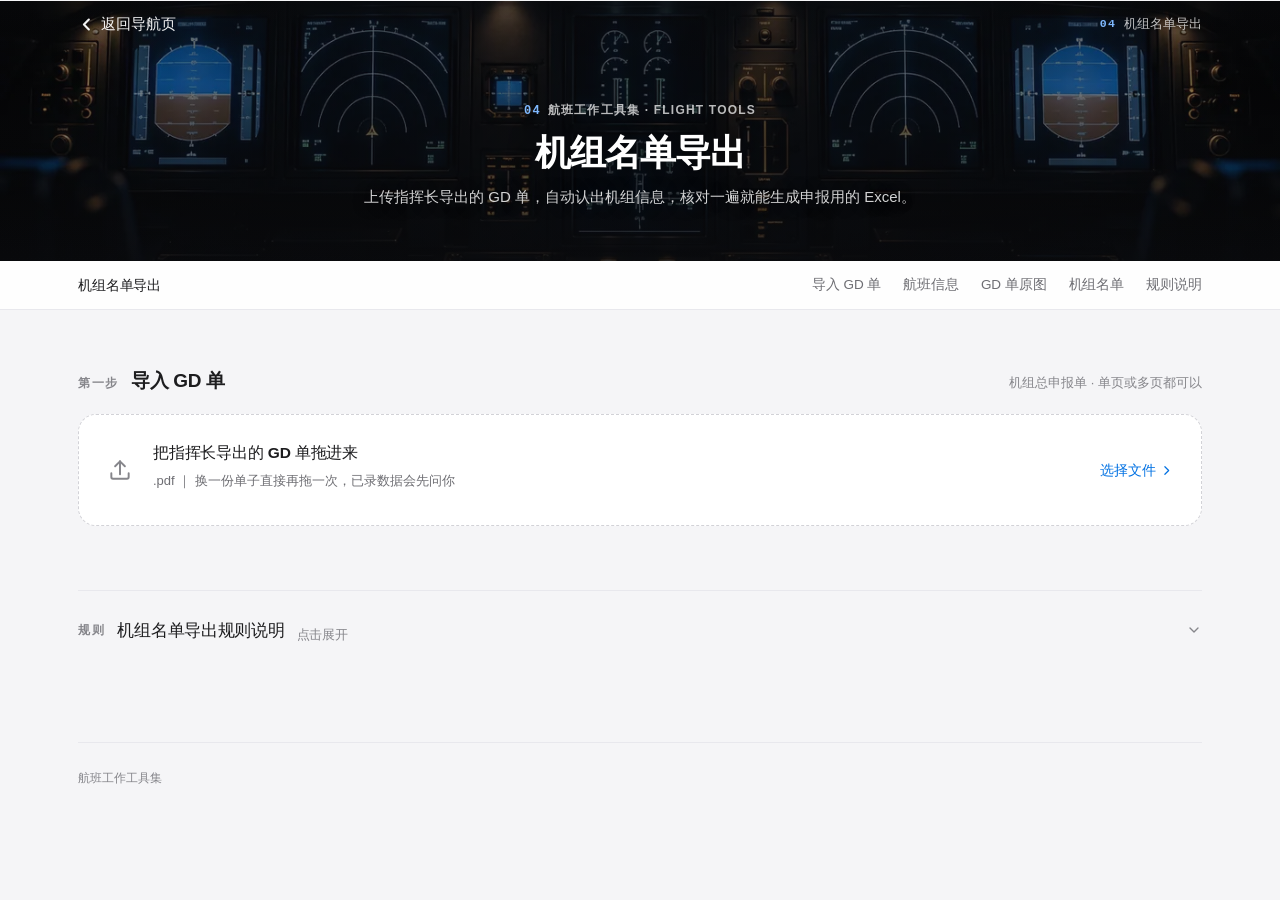
<file: crew-decl/index.html>
<!DOCTYPE html>
<html lang="zh-CN">
<head>
<meta charset="UTF-8">
<meta name="viewport" content="width=device-width, initial-scale=1">
<title>机组名单导出 · 航班工作工具集</title>
<link rel="icon" href="../assets/favicon.svg" type="image/svg+xml">
<meta name="description" content="上传指挥长导出的 GD 单（机组总申报单），自动识别机组信息，核对后一键导出可直接申报的机组名单 Excel。">
<meta property="og:type" content="website">
<meta property="og:title" content="机组名单导出 · 航班工作工具集">
<meta property="og:description" content="上传 GD 单，自动识别机组信息，核对后一键导出可直接申报的机组名单 Excel。">
<meta property="og:url" content="https://whaha5100-create.github.io/flight-tools/crew-decl/index.html">
<meta name="theme-color" content="#ffffff">
<link rel="stylesheet" href="../assets/site.css">
<link rel="stylesheet" href="../assets/tool-page.css">
<script src="../assets/nav-scroll.js" defer></script>
<!-- 必须排在 pdf.js 之前：给老浏览器补 Promise.withResolvers（Win7 的 Chrome 109 没有） -->
<script src="libs/pdfjs/compat.js"></script>
<script src="crew-data.js"></script>
<script src="libs/xlsx-populate.min.js"></script>
<script src="template/crew-template.b64.js"></script>
<script src="ocr.js"></script>
<style>
  /* ============================================================
     crew-decl · 页面特有样式
     通用件（页眉 / 主视觉 / 本地导航 / 上传条 / 数据条 / 表格卡 /
     规则面板 / 页脚）全部来自 ../assets/tool-page.css，本页只写
     「这一页独有」的三样：数据条里的输入框、录入表格、GD 单图区。
     ============================================================ */

  /* 主视觉配图沿用 04 那张（与首页第 4 张卡同一张图） */
  .hero { background-image: url("../assets/tools/04-daily-report.webp"); }

  /* 锚点跳转避开「页眉 48 + 本地导航 48」 */
  #flightInfo, #pdfCard, #crewCard { scroll-margin-top: 112px; }

  /* 步骤之间要有呼吸：tool-page.css 给 .sec-h 的是「上 0 下 18」，
     那是给 01 用的（它只有两三个小节）。这里四步连排，上间距补到 48 —
     8 的倍数，也和 .container 的 56 顶部内边距同一节奏。
     第一个（第一步）不能要，否则标题会和主视觉拉开一段空。 */
  .sec-h { margin: 48px 0 18px; }
  .container > .sec-h:first-of-type { margin-top: 0; }

  /* ============ 第二步 · 数据条里的输入框 ============
     site.css 对所有 input 都加了 border-color / background / radius / focus 阴影
     的 !important，要把它退化成「一个数字 + 一条发丝下划线」必须逐条压回去。
     边框改成「只留下边」：border-width:0 0 1px + 透明色，
     聚焦时只换 border-bottom-color —— 这样不会出现四边描边的输入框。 */
  .strip .summary-card input {
    display: block; width: 100%;
    margin: 9px 0 0; padding: 0 0 3px !important;
    border-width: 0 0 1px !important; border-style: solid !important;
    border-color: transparent !important; border-radius: 0 !important;
    background: none !important; box-shadow: none !important;
    font-family: inherit; font-size: 27px; font-weight: 600;
    letter-spacing: -.028em; line-height: 1.15; color: var(--ink);
    -webkit-appearance: none; appearance: none;
  }
  .strip .summary-card input::placeholder { color: #c7c7cc; font-weight: 600; }
  .strip .summary-card input:hover { border-bottom-color: var(--line) !important; }
  .strip .summary-card input:focus {
    border-bottom-color: var(--brand) !important;
    box-shadow: none !important; outline: none;
  }
  /* 日期框不跟着 27px：原生日期控件里的年月日是等宽排的，27px 会撑爆格子 */
  .strip .summary-card input[type="date"] { font-size: 24px; letter-spacing: -.014em; }
  /* 文件名是输出值，用等宽字 + 小一号，跟左边三个输入形成层级差 */
  .strip .summary-card .value-sm {
    margin-top: 12px; font-family: var(--mono); font-size: 19px;
    font-weight: 600; letter-spacing: -.01em; color: var(--ink);
    overflow-wrap: anywhere;
  }
  .strip .summary-card .sub { margin-top: 8px; }

  /* ============ 第三步 · GD 单图区 ============
     浅灰底衬托白纸，滚动条落在卡片内部 —— 页面本身不会被一张图拉得很长。 */
  .pdf-scroll { background: #f5f5f7; padding: 18px; max-height: 46vh; overflow: auto; }
  .pdf-scroll canvas {
    display: block; margin: 0 auto 14px; height: auto;
    background: #fff; border-radius: 3px;
    box-shadow: 0 1px 2px rgba(0,0,0,.06), 0 6px 18px rgba(0,0,0,.06);
  }
  .pdf-scroll canvas:last-child { margin-bottom: 0; }
  .pdf-hint { padding: 44px 20px; text-align: center; color: var(--muted-2); font-size: 13px; }

  /* 缩放：三段文字按钮，不是胶囊 */
  .zoom { display: flex; align-items: center; gap: 2px; margin-left: 18px; }
  .zoom button {
    border: 0; background: none; padding: 4px 9px; border-radius: 6px;
    font-family: inherit; font-size: 12.5px; font-weight: 500; color: var(--muted); cursor: pointer;
    transition: color var(--dur-fast) var(--ease-inout), background var(--dur-fast) var(--ease-inout);
  }
  .zoom button:hover { background: rgba(0,0,0,.04); color: var(--ink); }
  .zoom button.on { background: rgba(0,0,0,.05); color: var(--ink); font-weight: 600; }

  /* ============ 第四步 · 录入表 ============
     表头口径抄 01 的预览表：11px 14px、灰底 fafafa、12px/590/.02em。
     但这里是输入型表格，行内边距收到 4px 8px，否则一行 60px 高、20 人要滚半天。 */
  .crew-wrap { overflow: auto; max-height: 54vh; }
  table.crew { width: 100%; min-width: 760px; border-collapse: collapse; table-layout: fixed; font-size: 13.5px; }
  table.crew col.c-no   { width: 44px; }
  table.crew col.c-post { width: 132px; }
  table.crew col.c-sex  { width: 58px; }
  table.crew col.c-nat  { width: 122px; }
  table.crew col.c-id   { width: 134px; }
  table.crew col.c-del  { width: 42px; }
  table.crew thead th {
    position: sticky; top: 0; z-index: 2;
    background: #fafafa; color: var(--muted);
    padding: 10px 12px; font-size: 12px; font-weight: 590;
    letter-spacing: .02em; text-align: left; white-space: nowrap;
    border-bottom: 1px solid var(--line-soft);
  }
  table.crew thead th.c { text-align: center; }
  table.crew tbody td {
    padding: 3px 8px; border-bottom: 1px solid var(--line-soft); vertical-align: middle;
  }
  table.crew tbody tr:last-child td { border-bottom: 0; }
  table.crew tbody tr:hover td { background: #fbfcfd; }
  table.crew td.no {
    text-align: center; color: var(--muted-2); font-size: 12.5px;
    font-variant-numeric: tabular-nums; padding-left: 4px; padding-right: 4px;
  }
  /* 表内控件：默认「无框」，悬停才给一条描边，聚焦给品牌环 —— 视觉上是一张干净的名单 */
  table.crew input, table.crew select, .sex-btn {
    width: 100%; height: 34px; padding: 0 8px !important;
    border: 1px solid transparent !important; border-radius: 8px !important;
    background: none !important; box-shadow: none !important;
    font-family: inherit; font-size: 13.5px; color: var(--ink);
  }
  table.crew input:hover, table.crew select:hover, .sex-btn:hover { border-color: var(--line) !important; }
  table.crew input:focus, table.crew select:focus {
    border-color: var(--brand) !important; background: #fff !important;
    box-shadow: 0 0 0 3px rgba(0,113,227,.13) !important; outline: none;
  }
  table.crew input.mono { font-family: var(--mono); font-size: 13px; letter-spacing: .01em; }
  table.crew select { cursor: pointer; }
  .sex-btn { cursor: pointer; text-align: center; }
  /* 女不染粉色：v3 里颜色只留给「可点」，性别靠「男 / 女」两个字就够。
     （原来那版在灰白表里唯一一处彩色就是这里，扫读时反而抢注意力。）*/
  .sex-btn.f { color: var(--ink); }
  .sex-btn:hover { background: #f5f5f7 !important; }
  .del {
    border: 0; background: none; padding: 6px; border-radius: 6px; cursor: pointer;
    color: #b0b0b6; line-height: 0; display: block; margin: 0 auto;
  }
  .del:hover { background: var(--danger-soft); color: var(--danger); }
  .del svg { width: 14px; height: 14px; }
  .crew-empty { padding: 46px 20px; text-align: center; color: var(--muted-2); font-size: 13.5px; }

  /* 表头下的工具条：加行 / 清空。位置在表头与数据之间，视线不用离开表格。 */
  .tb-row {
    display: flex; align-items: center; gap: 8px; flex-wrap: wrap;
    padding: 12px 22px; border-bottom: 1px solid var(--line-soft); background: #fff;
  }
  .tb-row .tb-lab { font-size: 12.5px; color: var(--muted); }
  .tb-num {
    width: 54px; height: 32px !important; padding: 0 6px !important;
    text-align: center; font-size: 13px !important; font-weight: 500;
    border-radius: 8px !important;
  }
  .tb-btn {
    height: 32px; padding: 0 12px; border: 1px solid var(--line); border-radius: 8px;
    background: #fff; color: var(--ink); font-family: inherit; font-size: 13px;
    font-weight: 500; cursor: pointer;
    transition: border-color var(--dur-fast) var(--ease-inout), color var(--dur-fast) var(--ease-inout);
  }
  .tb-btn:hover { border-color: var(--muted-2); }
  .tb-btn.quiet { border-color: transparent; color: var(--muted); }
  .tb-btn.quiet:hover { border-color: var(--line); color: var(--danger); }
  .tb-row .grow { margin-left: auto; }

  /* ============ 自动识别 ============ */
  .ocr-bar {
    display: none; margin: 20px 0 0; padding: 16px 20px;
    border: 1px solid var(--line-soft); border-radius: 12px; background: #fff;
  }
  .ocr-bar.active { display: block; }
  .ocr-bar .oc-t { font-size: 13.5px; font-weight: 500; color: var(--ink); }
  .ocr-bar .oc-s { margin-top: 4px; font-size: 12.5px; line-height: 1.65; color: var(--muted); }
  .ocr-bar .oc-track { margin-top: 12px; height: 2px; border-radius: 2px; background: var(--line-soft); overflow: hidden; }
  .ocr-bar .oc-fill { height: 100%; width: 0; background: var(--ink); transition: width .3s var(--ease-inout); }
  .ocr-bar.done .oc-fill { background: var(--success); }
  .ocr-bar.fail { border-color: #e8dcc0; background: #fdfbf4; }

  /* 自动填进来的行：左侧细条 + 极淡底，提醒「这是认出来的，扫一眼」 */
  table.crew tr.from-ocr td { background: #fdfbf4; }
  table.crew tr.from-ocr td:first-child { box-shadow: inset 2px 0 0 #d9b45e; }

  /* ============ 结果提示 ============ */
  .ok-line {
    display: none; margin: 20px 0 0; padding: 2px 0 2px 14px;
    border-left: 2px solid var(--success);
    font-size: 13.5px; line-height: 1.75; color: var(--ink-2);
  }
  .ok-line.active { display: block; }
  .ok-line b { color: var(--ink); font-weight: 600; }

  /* ============ 响应式 ============ */
  @media (max-width: 1023px) {
    .pdf-scroll { max-height: none; }
    .crew-wrap { max-height: none; }
  }
  /* 390 宽下 5 个链接放不下，默认会折成两行（导航条变高、字还被拆开）。
     改成单行 + 横向滑动，滑一下能看到「规则说明」。 */
  @media (max-width: 768px) {
    .localnav .ln-links { gap: 16px; overflow-x: auto; white-space: nowrap; scrollbar-width: none; }
    .localnav .ln-links::-webkit-scrollbar { display: none; }
    .localnav .ln-links a { flex: 0 0 auto; }
  }
  @media (max-width: 860px) {
    .strip .summary-card input { font-size: 22px; }
    .strip .summary-card input[type="date"] { font-size: 19px; }
    .strip .summary-card .value-sm { font-size: 16px; }
    .zoom { margin-left: auto; }
    .tb-row { padding: 12px 16px; }
    table.crew thead th { padding: 10px 8px; }
  }
</style>
</head>
<body>

  <!-- ============ 通栏吸顶页眉 + 主视觉（与首页 / 01 同一套）============ -->
  <header class="nav" id="nav">
    <div class="nav-inner">
      <a class="nav-back" href="../index.html"><svg class="ic" width="17" height="17" viewBox="0 0 16 16" fill="none" aria-hidden="true"><path d="M10.2 3.4 5.6 8l4.6 4.6" stroke="currentColor" stroke-width="2" stroke-linecap="round" stroke-linejoin="round"/></svg>返回导航页</a>
      <span class="nav-tool"><b>04</b>机组名单导出</span>
    </div>
  </header>

  <section class="hero is-tool">
    <p class="eyebrow"><span class="no">04</span>航班工作工具集 · FLIGHT TOOLS</p>
    <h1>机组名单导出</h1>
    <p class="lede">上传指挥长导出的 GD 单，自动认出机组信息，核对一遍就能生成申报用的 Excel。</p>
  </section>

  <div class="localnav">
    <div class="localnav-inner">
      <span class="ln-t">机组名单导出</span>
      <nav class="ln-links">
        <a href="#uploadArea">导入 GD 单</a>
        <a href="#flightInfo">航班信息</a>
        <a href="#pdfCard">GD 单原图</a>
        <a href="#crewCard">机组名单</a>
        <a href="#rulesPanel">规则说明</a>
      </nav>
    </div>
  </div>

  <div class="container">

    <!-- ================= 第一步 · 导入 ================= -->
    <div class="sec-h">
      <span class="k">第一步</span>
      <span class="t">导入 GD 单</span>
      <span class="i">机组总申报单 · 单页或多页都可以</span>
    </div>

    <!-- ⚠️ 整块可点（JS 在 #uploadArea 上绑 click → fileInput.click()），
         「选择文件」只是视觉提示，不要给它单独绑事件（会弹两次框）。 -->
    <div class="upload-zone" id="uploadArea">
      <span class="icon" aria-hidden="true">
        <svg viewBox="0 0 24 24" fill="none" stroke="currentColor" stroke-width="1.8" stroke-linecap="round" stroke-linejoin="round">
          <path d="M12 16V4"/><path d="M7.5 8.5 12 4l4.5 4.5"/>
          <path d="M4 15v3.5A1.5 1.5 0 0 0 5.5 20h13a1.5 1.5 0 0 0 1.5-1.5V15"/>
        </svg>
      </span>
      <div class="uz-body">
        <div class="text">把指挥长导出的 GD 单拖进来</div>
        <div class="hint">.pdf ｜ 换一份单子直接再拖一次，已录数据会先问你</div>
        <div class="filename" id="filename"></div>
      </div>
      <span class="uz-a">选择文件
        <svg viewBox="0 0 24 24" fill="none" stroke="currentColor" stroke-width="2.2" stroke-linecap="round" stroke-linejoin="round" aria-hidden="true"><path d="M9 5l7 7-7 7"/></svg>
      </span>
      <input type="file" id="fileInput" accept=".pdf,application/pdf">
    </div>

    <div class="error-msg" id="errorMsg"></div>

    <div class="loading" id="loading">
      <div class="spinner"></div>
      <div>正在打开 GD 单…</div>
    </div>

    <!-- ================= 结果区（选完文件后出现）================= -->
    <div id="workArea" style="display:none">

      <!-- ---------- 第二步 · 航班信息 ---------- -->
      <div class="sec-h" id="flightInfo">
        <span class="k">第二步</span>
        <span class="t">核对航班信息</span>
        <span class="i">已按单子自动填好，改这里导出文件名会跟着变</span>
      </div>

      <div class="summary-row strip">
        <div class="summary-card">
          <div class="card-top"><span class="label">航班号</span></div>
          <input id="flightNo" type="text" placeholder="MU262" autocomplete="off" spellcheck="false" aria-label="航班号">
          <div class="sub">GD 单右上角的 Flight No</div>
        </div>
        <div class="summary-card">
          <div class="card-top"><span class="label">日期</span></div>
          <input id="flightDate" type="date" aria-label="航班日期">
          <div class="sub">GD 单上的 Date</div>
        </div>
        <div class="summary-card">
          <div class="card-top"><span class="label">机组人数</span></div>
          <div class="value" id="sumCrew">0</div>
          <div class="sub" id="sumCrewSub">按单子上的人数建行</div>
        </div>
        <div class="summary-card">
          <div class="card-top"><span class="label">导出文件</span></div>
          <div class="value-sm" id="sumFile">—</div>
          <div class="sub">月.日 + 航班号，与模板同规矩</div>
        </div>
      </div>

      <!-- ---------- GD 单原图 ---------- -->
      <div class="sec-h" id="pdfCard">
        <span class="k">原件</span>
        <span class="t">GD 单原图</span>
        <span class="i" id="pageInfo">识别结果以这张单子为准，看不清就放大</span>
      </div>

      <div class="table-wrapper">
        <div class="preview-head">
          <span class="p-k">原件</span>
          <span class="label">机组总申报单</span>
          <span class="pinfo">看不清就放大</span>
          <div class="zoom" id="zoomBar">
            <button type="button" data-z="0.85">缩小</button>
            <button type="button" data-z="1" class="on">适合</button>
            <button type="button" data-z="1.5">放大</button>
          </div>
        </div>
        <div class="pdf-scroll" id="pdfScroll"><div class="pdf-hint">正在渲染…</div></div>
      </div>

      <!-- ---------- 第三步 · 机组名单 ---------- -->
      <div class="sec-h" id="crewCard">
        <span class="k">第三步</span>
        <span class="t">录入机组名单</span>
        <span class="i">自动认出的会有浅黄底，照着原件核一遍再导出</span>
      </div>

      <div class="ocr-bar" id="ocrBar">
        <div class="oc-t" id="ocrTitle">正在自动识别机组信息…</div>
        <div class="oc-s" id="ocrSub">先看单子里有没有文字，没有再逐列认，一般两三秒</div>
        <div class="oc-track"><div class="oc-fill" id="ocrFill"></div></div>
      </div>

      <div class="table-wrapper">
        <div class="preview-head">
          <span class="p-k">录入</span>
          <span class="label">机组名单</span>
          <span class="pinfo" id="pinfo">还没建行</span>
        </div>

        <div class="tb-row">
          <span class="tb-lab">一次加</span>
          <input class="tb-num" id="qty" type="number" value="2" min="1" max="30" aria-label="每次添加人数">
          <button class="tb-btn" type="button" data-add="1-航线机长">机长</button>
          <button class="tb-btn" type="button" data-add="2-副驾驶">副驾驶</button>
          <button class="tb-btn" type="button" data-add="STW">乘务员</button>
          <button class="tb-btn" type="button" data-add="4-安全员">安全员</button>
          <span class="grow"></span>
          <button class="tb-btn quiet" type="button" id="clearBtn">清空</button>
        </div>

        <div class="crew-wrap" id="crewWrap">
          <table class="crew" id="crewTable">
            <colgroup>
              <col class="c-no"><col class="c-post"><col><col class="c-sex"><col class="c-nat"><col class="c-id"><col class="c-del">
            </colgroup>
            <thead>
              <tr>
                <th class="c">#</th>
                <th>职务</th>
                <th>姓名（英文，与护照一致）</th>
                <th class="c">性别</th>
                <th>国籍 / 地区</th>
                <th>护照号</th>
                <th></th>
              </tr>
            </thead>
            <tbody id="crewBody"></tbody>
          </table>
        </div>
      </div>

      <!-- ---------- 操作行 ---------- -->
      <div class="controls">
        <button class="btn btn-success" id="exportBtn" type="button" onclick="exportXlsx()">导出 Excel</button>
        <span class="info" id="ctlInfo">导出前再对一遍姓名和护照号</span>
      </div>

      <div class="ok-line" id="okLine"></div>

    </div>

    <!-- ================= 规则说明 ================= -->
    <div class="rules-panel" id="rulesPanel">
      <div class="rules-header" id="rulesHeader" onclick="document.getElementById('rulesPanel').classList.toggle('open')">
        <div class="title">
          <span class="r-k">规则</span>
          <span class="r-t">机组名单导出规则说明</span>
          <span class="hint"><span class="when-closed">点击展开</span><span class="when-open">点击收起</span></span>
        </div>
        <div class="arrow" aria-hidden="true"><svg viewBox="0 0 24 24" fill="none" stroke="currentColor" stroke-width="2" stroke-linecap="round" stroke-linejoin="round"><path d="M6 9l6 6 6-6"/></svg></div>
      </div>
      <div class="rules-body">
        <div class="rules-intro">
          本工具把 GD 单（GENERAL DECLARATION，机组总申报单）上的机组信息，按固定模板整理成可申报的机组名单 Excel。
        </div>
        <div class="rules-inner">
          <ul>
            <li><b>机组信息怎么来的：</b>分两种情况，自动判断。<b>单子里有文字</b>（浏览器或 WPS 打印出来的 PDF），直接把字符读出来，一个不差；<b>文字被转成了曲线</b>（「Microsoft Print to PDF」打印的老单子，看着像字其实是画出来的形状），就逐列识别（OCR）。两种都在你自己的浏览器里跑，<b>单子不上传任何服务器，断网也能用</b>。填进来的行标成浅黄，扫一眼确认再导出 —— 护照号错一个字母就要返工，最后这道眼还得过。</li>
            <li><b>职务对照：</b><code>CA</code> → 1-航线机长；<code>FO</code> → 2-副驾驶；<code>FE</code> → 6-机械师；<code>STW</code> → 第一个算 3-乘务长、其余算 5-乘务员；<code>SEC</code> → 4-安全员。</li>
            <li><b>性别：</b>GD 单上的 <code>M</code> / <code>F</code> 对应模板的 <code>M - 男</code> / <code>F - 女</code>，点一下按钮即可切换。</li>
            <li><b>国籍：</b>GD 单护照号前那段 <code>CN</code> 就是国籍代码，默认 <code>CN-中国</code>，外籍机组可在行内改。</li>
            <li><b>证件类型：</b>统一按 <code>14-普通护照</code> 填（GD 单上以 SE 开头的都是普通护照）。</li>
            <li><b>导出模板：</b>原样使用「机组名单 / 货物明细 / 参数」三个 sheet 的官方模板。第 1 行表头、第 2 行说明行一字不动，数据从第 3 行开始写，序号自动连续；货物明细按惯例留空。</li>
            <li><b>文件名：</b>按 GD 单上的信息命名，格式 <code>月.日 + 航班号</code>，例如 <code>10.23MU262.xlsx</code>。</li>
            <li><b>人数：</b>模板自带 20 行格式行；超过 20 人时自动续行并沿用同一套边框与居中，不足 20 人时把多出的空行边框去掉，导出不会留空框。</li>
          </ul>
        </div>
      </div>
    </div>

    <footer class="site-footer">航班工作工具集</footer>
  </div>

<script>
/* ================= 基础常量 ================= */
var D = window.CREW_DATA || {nations:[], posts:[], idTypes:[], sexes:[]};
var SEX_M = 'M - 男', SEX_F = 'F - 女';
var NAT_DEFAULT = 'CN-中国';
var ID_DEFAULT = '14-普通护照';
var TEMPLATE_ROWS = 20;          // 模板自带格式行 r3–r22

var rows = [];                   // {post, name, sex, nat, id}
var pdfDoc = null;
var currentFile = '';
var zoomFactor = 1;

var $ = function(id){ return document.getElementById(id); };

/* ================= 提示 ================= */
function esc(s){
  return String(s == null ? '' : s).replace(/[&<>"']/g, function(c){
    return ({'&':'&amp;','<':'&lt;','>':'&gt;','"':'&quot;',"'":'&#39;'})[c];
  });
}
function todayStr(){
  var d = new Date();
  return d.getFullYear() + '-' + String(d.getMonth()+1).padStart(2,'0') + '-' + String(d.getDate()).padStart(2,'0');
}
function showErr(html){
  var m = $('errorMsg');
  m.innerHTML = html;
  m.classList.add('active');
  $('okLine').classList.remove('active');
}
function hideErr(){ $('errorMsg').classList.remove('active'); }
function showOk(html){
  var m = $('okLine');
  m.innerHTML = html;
  m.classList.add('active');
  hideErr();
}
function hideOk(){ $('okLine').classList.remove('active'); }
function setLoading(on){ $('loading').classList.toggle('active', !!on); }

/* ================= 录入表渲染 ================= */
function postOptions(cur){
  var h = '';
  D.posts.forEach(function(p){
    h += '<option value="' + esc(p) + '"' + (p === cur ? ' selected' : '') + '>' + esc(p) + '</option>';
  });
  return h;
}
function natOptions(cur){
  var h = '';
  D.nations.forEach(function(n){
    h += '<option value="' + esc(n) + '"' + (n === cur ? ' selected' : '') + '>' + esc(n) + '</option>';
  });
  return h;
}

function renderRows(){
  var body = $('crewBody');
  if (!rows.length){
    body.innerHTML = '<tr><td colspan="7"><div class="crew-empty">还没有人。用上面的「一次加 · 机长 / 副驾驶 / 乘务员 / 安全员」按 GD 单上的人数建行。</div></td></tr>';
    updateCount();
    return;
  }
  var html = '';
  rows.forEach(function(r, i){
    html += '<tr data-i="' + i + '"' + (r.fromOcr ? ' class="from-ocr"' : '') + '>'
      + '<td class="no">' + (i+1) + '</td>'
      + '<td><select data-k="post">' + postOptions(r.post) + '</select></td>'
      + '<td><input data-k="name" type="text" value="' + esc(r.name) + '" placeholder="ZHANG SAN" autocomplete="off" spellcheck="false"></td>'
      + '<td><button type="button" class="sex-btn' + (r.sex === SEX_F ? ' f' : '') + '" data-k="sex">' + (r.sex === SEX_F ? '女' : '男') + '</button></td>'
      + '<td><select data-k="nat">' + natOptions(r.nat) + '</select></td>'
      + '<td><input data-k="id" class="mono" type="text" value="' + esc(r.id) + '" placeholder="SE1234567" autocomplete="off" spellcheck="false"></td>'
      + '<td><button type="button" class="del" data-k="del" title="删除这一行"><svg viewBox="0 0 24 24" fill="none" stroke="currentColor" stroke-width="2" stroke-linecap="round"><path d="M6 6l12 12M18 6L6 18"/></svg></button></td>'
      + '</tr>';
  });
  body.innerHTML = html;
  updateCount();
}

function updateCount(){
  $('sumCrew').textContent = rows.length;
  $('sumCrewSub').textContent = !rows.length ? '按单子上的人数建行'
    : (rows.length > TEMPLATE_ROWS ? '已超模板 20 行，导出时自动续行' : '模板 20 行，够用');
  $('pinfo').textContent = rows.length ? '共 ' + rows.length + ' 人' : '还没建行';
  renderFname();
}

function renderFname(){
  var no = ($('flightNo').value || '').trim().toUpperCase();
  var d = $('flightDate').value || todayStr();
  var parts = d.split('-');
  var name = (parts[1] ? Number(parts[1]) : '') + '.' + (parts[2] ? Number(parts[2]) : '') + (no || '航班号');
  $('sumFile').textContent = name + '.xlsx';
  $('ctlInfo').textContent = '导出文件名 ' + name + '.xlsx　·　导出前再对一遍姓名和护照号';
}

/* ================= 交互 ================= */
document.addEventListener('DOMContentLoaded', function(){
  $('flightDate').value = todayStr();
  renderRows();
  renderFname();

  // ---- 表格：值回写 / 性别切换 / 删行 / 回车跳下一行 ----
  $('crewBody').addEventListener('input', function(e){
    var el = e.target, k = el.getAttribute('data-k');
    if (!k || k === 'del' || k === 'sex') return;
    var tr = el.closest('tr'), i = +tr.getAttribute('data-i');
    if (rows[i]) {
      rows[i][k] = el.value;
      // 人工改过的格子就不再是「自动填的」，把提示标去掉
      if (rows[i].fromOcr) { rows[i].fromOcr = false; tr.classList.remove('from-ocr'); }
    }
  });

  $('crewBody').addEventListener('change', function(e){
    var el = e.target, k = el.getAttribute('data-k');
    if (k !== 'post' && k !== 'nat') return;
    var tr = el.closest('tr'), i = +tr.getAttribute('data-i');
    if (rows[i]) rows[i][k] = el.value;
  });

  $('crewBody').addEventListener('click', function(e){
    var el = e.target.closest('[data-k]');
    if (!el) return;
    var k = el.getAttribute('data-k');
    var tr = el.closest('tr'), i = +tr.getAttribute('data-i');
    if (!rows[i]) return;
    if (k === 'sex'){
      rows[i].sex = rows[i].sex === SEX_F ? SEX_M : SEX_F;
      el.textContent = rows[i].sex === SEX_F ? '女' : '男';
      el.classList.toggle('f', rows[i].sex === SEX_F);
    } else if (k === 'del'){
      rows.splice(i, 1);
      renderRows();
    }
  });

  // 回车跳到下一行同一列，录得快
  $('crewBody').addEventListener('keydown', function(e){
    if (e.key !== 'Enter') return;
    var el = e.target;
    if (el.tagName !== 'INPUT') return;
    e.preventDefault();
    var tr = el.closest('tr'), i = +tr.getAttribute('data-i');
    var next = $('crewBody').querySelector('tr[data-i="' + (i+1) + '"] input[data-k="' + el.getAttribute('data-k') + '"]');
    if (next) { next.focus(); next.select && next.select(); }
  });

  // ---- 航班号 / 日期 ----
  $('flightNo').addEventListener('input', function(){
    this.value = this.value.toUpperCase().replace(/\s/g, '');
    renderFname();
  });
  $('flightDate').addEventListener('change', renderFname);

  // ---- 缩放 ----
  $('zoomBar').addEventListener('click', function(e){
    var b = e.target.closest('button');
    if (!b) return;
    zoomFactor = parseFloat(b.getAttribute('data-z'));
    Array.prototype.forEach.call($('zoomBar').children, function(x){ x.classList.toggle('on', x === b); });
    renderPdf();
  });

  // ---- 清空 ----
  $('clearBtn').addEventListener('click', function(){
    if (!rows.length){ hideOk(); return; }
    if (!confirm('清空已录入的 ' + rows.length + ' 人？')) return;
    rows = [];
    renderRows();
    hideOk();
  });

  // ---- 快捷加人 ----
  Array.prototype.forEach.call(document.querySelectorAll('.tb-row button[data-add]'), function(b){
    b.addEventListener('click', function(){
      var n = Math.max(1, Math.min(30, parseInt($('qty').value, 10) || 1));
      var post = b.getAttribute('data-add');
      // 性别按职务给默认值：机上乘务岗以女性居多，机长/副驾/安全员多为男性，点错了行内一键切换
      var defaultSex = function(p){ return (p === '3-乘务长' || p === '5-乘务员') ? SEX_F : SEX_M; };
      for (var i = 0; i < n; i++){
        var p = post;
        if (post === 'STW'){
          // 第一个算乘务长，之后都是乘务员；已有乘务长就不再追加
          var hasChief = rows.some(function(r){ return r.post === '3-乘务长'; });
          p = (i === 0 && !hasChief) ? '3-乘务长' : '5-乘务员';
        }
        rows.push({ post: p, name: '', sex: defaultSex(p), nat: NAT_DEFAULT, id: '' });
      }
      if (!rows.length) return;
      hideOk();
      renderRows();
      // 新行建完直接定位到第一行的姓名格
      var first = $('crewBody').querySelector('tr[data-i="' + (rows.length - n) + '"] input[data-k="name"]');
      if (first){
        first.focus();
        $('crewCard').scrollIntoView({ behavior: 'smooth', block: 'start' });
      }
    });
  });

  // ---- 上传（整块可点 + 拖拽）----
  var zone = $('uploadArea');
  zone.addEventListener('click', function(){ $('fileInput').click(); });
  ['dragenter','dragover'].forEach(function(ev){
    zone.addEventListener(ev, function(e){
      e.preventDefault(); zone.classList.add('dragover');
    });
  });
  ['dragleave','drop'].forEach(function(ev){
    zone.addEventListener(ev, function(e){
      e.preventDefault(); zone.classList.remove('dragover');
    });
  });
  zone.addEventListener('drop', function(e){
    var f = e.dataTransfer.files && e.dataTransfer.files[0];
    if (f) loadPdf(f);
  });
  $('fileInput').addEventListener('change', function(e){
    var f = e.target.files && e.target.files[0];
    if (f) loadPdf(f);
  });
});

/* ================= PDF 渲染 ================= */
/* 把引擎抛出来的原始报错翻译成人话。
   2026-10-29 踩过的坑：Win7（Chrome 最高 109）上传 GD 单，引擎报
   `Promise.withResolvers is not a function`，而当时那句兜底文案写的是
   「若文件有密码，请先去掉密码」→ 人被带去查密码，其实文件根本没密码。
   现在按错误类型分开说，并把原始提示留在括号里方便排查。 */
function pdfErrText(e){
  var name = (e && e.name) || '';
  var msg  = (e && e.message) ? String(e.message) : String(e);
  var raw  = '（原始提示：' + esc(msg) + '）';

  // 1) 浏览器太旧：引擎用到的新 API 这台机器没有
  if (/withResolvers|structuredClone|is not a function|is not defined|not a constructor/i.test(msg)){
    return '这台电脑的浏览器版本太旧，PDF 引擎跑不起来。'
      + '请用 <b>Chrome 119 以上</b>（Edge 119 以上、新版 Firefox 也可以）打开本页。'
      + 'Win7 上 Chrome 最高只能升到 109，如果已经是最新还报这个，'
      + '请换一台电脑处理，或直接照着原件手录。' + raw;
  }
  // 2) 引擎文件没加载到（旧缓存 / 断网 / 公司网络拦截）
  if (/Unexpected token|SyntaxError|dynamically imported module|Importing a module script failed|Failed to fetch/i.test(msg)){
    return 'PDF 引擎没加载成功。请先按 <b>Ctrl+F5</b> 强制刷新一次（清掉旧缓存）再拖单子；'
      + '如果刷新后还是这样，多半是公司网络把脚本拦了，换个网络再试。' + raw;
  }
  // 3) 真的加密了
  if (name === 'PasswordException' || /password/i.test(msg)){
    return '这份 PDF 设了打开密码。请先在 PDF 软件里另存为一份<b>无密码</b>的，再上传。' + raw;
  }
  // 4) 文件本身坏了 / 不是真 PDF
  if (name === 'InvalidPDFException' || /Invalid PDF|InvalidPDF|structure/i.test(msg)){
    return '这份 PDF 文件本身有问题（可能没下载完整，或导出的不是真 PDF）。'
      + '请在指挥长的系统里重新导出一份再上传。' + raw;
  }
  return '这份 PDF 打不开。' + raw;
}

async function loadPdf(file){
  if (!/\.pdf$/i.test(file.name) && file.type !== 'application/pdf'){
    showErr('这不是 PDF 文件。请上传指挥长导出的 GD 单 .pdf。');
    return;
  }
  // 换单前先问：已录数据会丢
  if (rows.length && !confirm('换一份 GD 单会清空当前已录的 ' + rows.length + ' 人，确定？')){
    $('fileInput').value = '';
    return;
  }
  if (rows.length){ rows = []; renderRows(); }
  hideErr(); hideOk();
  setLoading(true);

  try {
    var pdfjs = await import('./libs/pdfjs/pdf.min.mjs');
    /* ⚠️ 必须给**绝对地址**（2026-10-31 踩坑）：
       pdf.js 退化到「主线程跑 worker」时，是在 pdf.min.mjs 内部执行
       import(workerSrc) —— 相对地址会按 libs/pdfjs/ 再解析一次，
       变成 libs/pdfjs/libs/pdfjs/pdf.worker.min.mjs → 404 → PDF 全打不开。
       用 new URL(..., location.href) 先算成完整地址，就不会拼错。 */
    pdfjs.GlobalWorkerOptions.workerSrc =
      new URL('libs/pdfjs/pdf.worker.min.mjs', location.href).href;
    var buf = await file.arrayBuffer();
    pdfDoc = await pdfjs.getDocument({ data: new Uint8Array(buf) }).promise;

    currentFile = file.name;
    $('filename').textContent = file.name;
    $('workArea').style.display = 'block';
    $('pageInfo').textContent = pdfDoc.numPages > 1
      ? '共 ' + pdfDoc.numPages + ' 页 · 识别结果以这张单子为准'
      : '识别结果以这张单子为准';

    // 文件名里带航班号的话（752.pdf / MU752.pdf）先填上，省一次输入
    var guess = (file.name.match(/([A-Z]{2}\d{3,4})/i) || [])[1];
    if (guess && !$('flightNo').value){ $('flightNo').value = guess.toUpperCase(); renderFname(); }

    await renderPdf();
    setLoading(false);
    $('flightInfo').scrollIntoView({ behavior: 'smooth', block: 'start' });
    // 桌面端直接把光标放到「航班号」——单子上第一个要抄的就是它。
    // 手机不抢焦点，否则键盘一弹就盖住半屏。
    if (window.innerWidth > 768) setTimeout(function(){ $('flightNo').focus(); }, 420);
    if (!rows.length) showOk('GD 单已打开，正在自动认机组信息。认完对着原件核一遍就能导出。');
    startOcr();
  } catch (e) {
    setLoading(false);
    console.error(e);
    showErr(pdfErrText(e));
  }
}

async function renderPdf(){
  if (!pdfDoc) return;
  var host = $('pdfScroll');
  host.innerHTML = '<div class="pdf-hint">正在渲染…</div>';
  var dpr = window.devicePixelRatio > 1 ? 2 : 1;
  var baseW = Math.max(320, host.clientWidth - 36);
  host.innerHTML = '';
  for (var i = 1; i <= pdfDoc.numPages; i++){
    var page = await pdfDoc.getPage(i);
    var vp1 = page.getViewport({ scale: 1 });
    var cssW = Math.round(baseW * zoomFactor);
    var scale = (cssW / vp1.width) * dpr;
    var vp = page.getViewport({ scale: scale });
    var cv = document.createElement('canvas');
    cv.width = Math.floor(vp.width);
    cv.height = Math.floor(vp.height);
    cv.style.width = cssW + 'px';
    host.appendChild(cv);
    await page.render({ canvasContext: cv.getContext('2d'), viewport: vp }).promise;
  }
}

/* ================= 自动识别 ================= */
/* GD 单是矢量转曲 PDF（文字被转成曲线，文件里没有字符），
   所以靠 OCR 认。细节和实测数据见 ocr.js 顶部注释。 */
var ocrRunning = false;

function postFromDuty(r){
  if (r.duty === 'CA') return '1-航线机长';
  if (r.duty === 'FO') return '2-副驾驶';
  if (r.duty === 'FE') return '6-机械师';
  if (r.duty === 'SEC') return '4-安全员';
  if (r.duty === 'STW') return r.isFirstStw ? '3-乘务长' : '5-乘务员';
  return '5-乘务员';
}

function applyOcrRows(list){
  rows = list.map(function(r){
    return {
      post: postFromDuty(r),
      name: r.name,
      sex: r.sex === 'F' ? SEX_F : SEX_M,
      nat: NAT_DEFAULT,
      id: r.passport,
      fromOcr: true
    };
  });
  renderRows();
}

async function startOcr(){
  if (!pdfDoc || ocrRunning || !window.crewOcr) return;
  ocrRunning = true;
  var bar = $('ocrBar'), title = $('ocrTitle'), sub = $('ocrSub'), fill = $('ocrFill');
  bar.classList.add('active');
  bar.classList.remove('done', 'fail');
  fill.style.width = '2%';
  var t0 = Date.now();

  try {
    var r = await window.crewOcr(pdfDoc, function(msg, p){
      title.textContent = msg;
      if (p) fill.style.width = Math.round(p * 100) + '%';
    });
    fill.style.width = '100%';

    if (!r.ok){
      bar.classList.add('fail');
      var cntWrong = r.ttl && r.found !== undefined && r.ttl !== r.found;
      // 空单子（合计 0 人）不是「没认准」，别让人以为是程序不行
      var isEmptyForm = (r.reason || '').indexOf('没有机组行') >= 0;
      if (isEmptyForm){
        title.textContent = '这张单子上没有机组行';
        sub.textContent = '单子上的合计人数是 0，表格里也没有机组。如果是调机或空单子，就不用填；'
          + '如果原件上确实有人，说明这张是扫描件或版式不认识，照左边原件手录。';
        return;
      }
      title.textContent = cntWrong ? '人数对不上，我没自动填' : '这张单子没认准，我没自动填';
      sub.textContent = (r.reason ? r.reason + '。' : '')
        + (cntWrong
            ? '单子上自己写的合计人数和我认出来的对不上，说明中间漏了行。照左边原件手录这几个人，别用我填的。'
            : '可能是版式和常见 GD 单不一样。照左边原件手录最稳 —— 与其填错让你改，不如不填。');
      return;
    }

    if (rows.length){
      bar.classList.add('fail');
      title.textContent = '认出 ' + r.rows.length + ' 人，但没覆盖你已录的内容';
      sub.textContent = '表里已经有 ' + rows.length + ' 行。想用识别结果的话，先点「清空」，再重新拖一次这张单子。';
      return;
    }

    applyOcrRows(r.rows);
    // 航班号和日期一起填上；用户已经手填过的不覆盖
    if (r.flightNo && !($('flightNo').value || '').trim()) $('flightNo').value = r.flightNo;
    if (r.date) $('flightDate').value = r.date;
    renderFname();
    var secs = Math.max(1, Math.round((Date.now() - t0) / 1000));
    bar.classList.add('done');
    title.textContent = '认出 ' + r.rows.length + ' 人，已填进下表';
    var notes = [];
    if (r.bad.name) notes.push(r.bad.name + ' 个姓名要留意');
    if (r.bad.pass) notes.push(r.bad.pass + ' 个护照号要留意');
    if (r.bad.duty) notes.push(r.bad.duty + ' 个职务要留意');
    var how = r.mode === 'text' ? '这张单子里带文字，是直接读出来的。' : '这张单子的文字是曲线，逐列认出来的。';
    if (r.pages > 1) how = '单子共 ' + r.pages + ' 页，' + (r.mode === 'text' ? '带文字，全部直接读出来了。' : '逐页认出来的。');
    sub.textContent = '用了 ' + secs + ' 秒。' + how
      + (notes.length ? notes.join('，') + '。' : '')
      + '浅黄底的行是自动填的，对着左边原件扫一遍姓名和护照号；改过的行会自己变白。';
    $('crewCard').scrollIntoView({ behavior: 'smooth', block: 'start' });
  } catch (e) {
    console.error(e);
    bar.classList.add('fail');
    title.textContent = '自动识别没能完成';
    sub.textContent = (e && e.message ? e.message : '未知原因') + '。不影响手录，照原件填就行。';
  } finally {
    ocrRunning = false;
  }
}

/* ================= 校验 ================= */
function validate(){
  var errs = [];
  var no = ($('flightNo').value || '').trim();
  if (!no) errs.push('还没填航班号（导出文件名要用）');
  if (!rows.length) errs.push('一个人都没录');

  var seen = {};
  rows.forEach(function(r, i){
    var n = (r.name || '').trim();
    var id = (r.id || '').trim();
    if (!n) errs.push('第 ' + (i+1) + ' 行姓名为空');
    if (!id) errs.push('第 ' + (i+1) + ' 行护照号为空');
    if (id){
      if (seen[id]) errs.push('护照号 ' + id + ' 在第 ' + seen[id] + ' 行和第 ' + (i+1) + ' 行重复');
      else seen[id] = i + 1;
    }
    if (n && !/^[A-Za-z][A-Za-z\s\/'\-\.]+$/.test(n)) errs.push('第 ' + (i+1) + ' 行姓名请只填英文（与护照一致）');
  });
  return errs;
}

/* ================= 导出 ================= */
function b64ToArrayBuffer(b64){
  var bin = atob(b64), len = bin.length, bytes = new Uint8Array(len);
  for (var i = 0; i < len; i++) bytes[i] = bin.charCodeAt(i);
  return bytes.buffer;
}

// xlsx-populate 读不了「样式对象」，只能逐属性取；undefined 的跳过
var STYLE_PROPS = ['fontSize','fontFamily','bold','italic','horizontalAlignment','verticalAlignment','wrapText','border','fill'];
function copyStyle(srcCell, dstCell){
  var o = {};
  STYLE_PROPS.forEach(function(p){
    try { var v = srcCell.style(p); if (v !== undefined) o[p] = v; } catch (e) {}
  });
  dstCell.style(o);
}

async function exportXlsx(){
  var errs = validate();
  if (errs.length){
    showErr('还不能导出：<br>' + errs.slice(0, 6).map(function(s){ return '· ' + esc(s); }).join('<br>')
      + (errs.length > 6 ? '<br>…还有 ' + (errs.length - 6) + ' 条' : ''));
    $('crewCard').scrollIntoView({ behavior: 'smooth', block: 'start' });
    return;
  }
  hideErr(); hideOk();
  var btn = $('exportBtn');
  var old = btn.textContent;
  btn.disabled = true; btn.textContent = '正在生成…';

  try {
    if (!window.CREW_TEMPLATE_B64) throw new Error('模板没加载出来，请刷新页面');
    if (!window.XlsxPopulate) throw new Error('Excel 组件没加载出来，请刷新页面');

    var wb = await window.XlsxPopulate.fromDataAsync(b64ToArrayBuffer(window.CREW_TEMPLATE_B64));
    var ws = wb.sheet('机组名单');
    var n = rows.length;
    var lastRow = Math.max(TEMPLATE_ROWS, n);

    // 1) 先清空模板自带的数据（第 2 行说明行、第 1 行表头一律不碰）
    for (var r = 3; r < 3 + lastRow; r++){
      ws.cell(r, 1).value(null);
      for (var c = 2; c <= 8; c++) ws.cell(r, c).value(null);
    }

    // 2) 超过模板 20 行时，把 r22 的样式逐格复制下来（否则新行没有边框）
    if (n > TEMPLATE_ROWS){
      for (var r2 = 3 + TEMPLATE_ROWS; r2 < 3 + n; r2++){
        for (var c2 = 1; c2 <= 8; c2++) copyStyle(ws.cell(3 + TEMPLATE_ROWS - 1, c2), ws.cell(r2, c2));
      }
    }

    // 2b) 不足 20 人时，把多出来的空行边框去掉。
    //     模板固定 20 行都带框线，19 人的单子直接导出会多一行空框，
    //     看着像漏填了一个人。清掉边框才是干净的 19 行。
    if (n < TEMPLATE_ROWS){
      for (var r4 = 3 + n; r4 < 3 + TEMPLATE_ROWS; r4++){
        for (var c4 = 1; c4 <= 8; c4++) ws.cell(r4, c4).style('border', null);
      }
    }

    // 3) 写数据：序号 / 姓名 / 性别 / 国籍 / 职务 / 证件类型 / 证件号
    rows.forEach(function(row, i){
      var r3 = 3 + i;
      ws.cell(r3, 1).value(String(i + 1));
      ws.cell(r3, 2).value((row.name || '').trim().toUpperCase());
      ws.cell(r3, 3).value(row.sex === SEX_F ? SEX_F : SEX_M);
      ws.cell(r3, 4).value(row.nat || NAT_DEFAULT);
      ws.cell(r3, 5).value(row.post);
      ws.cell(r3, 6).value(ID_DEFAULT);
      ws.cell(r3, 7).value((row.id || '').trim().toUpperCase());
    });

    var blob = await wb.outputAsync();

    // 文件名：月.日 + 航班号
    var dparts = ($('flightDate').value || todayStr()).split('-');
    var fname = Number(dparts[1]) + '.' + Number(dparts[2]) + ($('flightNo').value || '').trim().toUpperCase() + '.xlsx';

    var url = URL.createObjectURL(blob);
    var a = document.createElement('a');
    a.href = url; a.download = fname;
    document.body.appendChild(a); a.click(); a.remove();
    setTimeout(function(){ URL.revokeObjectURL(url); }, 4000);

    showOk('已导出 <b>' + esc(fname) + '</b>，共 ' + n + ' 人。'
      + (n > TEMPLATE_ROWS ? '（超过模板 20 行，已自动续行并沿用格式）' : '')
      + '<br>模板的「机组名单 / 货物明细 / 参数」三个 sheet、表头与说明行均未改动，货物明细按惯例留空。');
  } catch (e) {
    console.error(e);
    showErr('导出失败：' + esc(e && e.message ? e.message : e));
  } finally {
    btn.disabled = false; btn.textContent = old;
  }
}
</script>
</body>
</html>
</file>
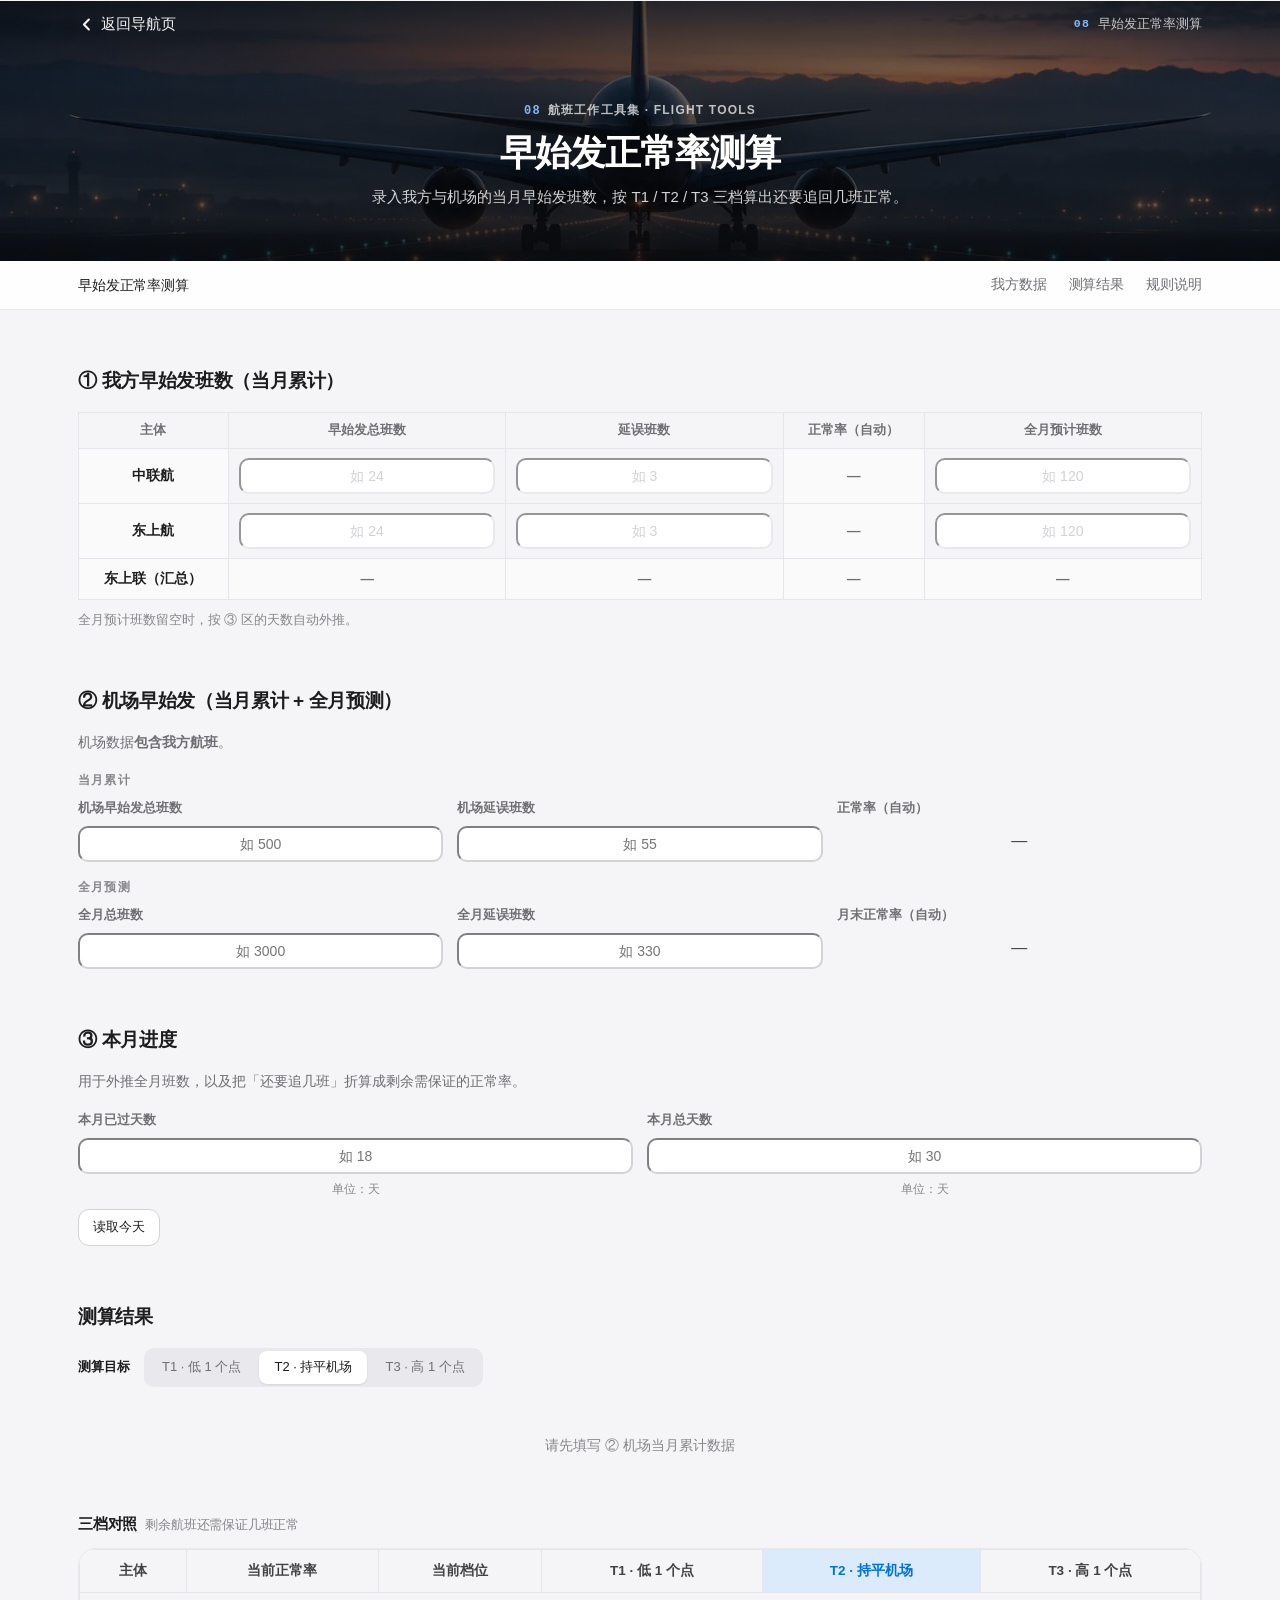
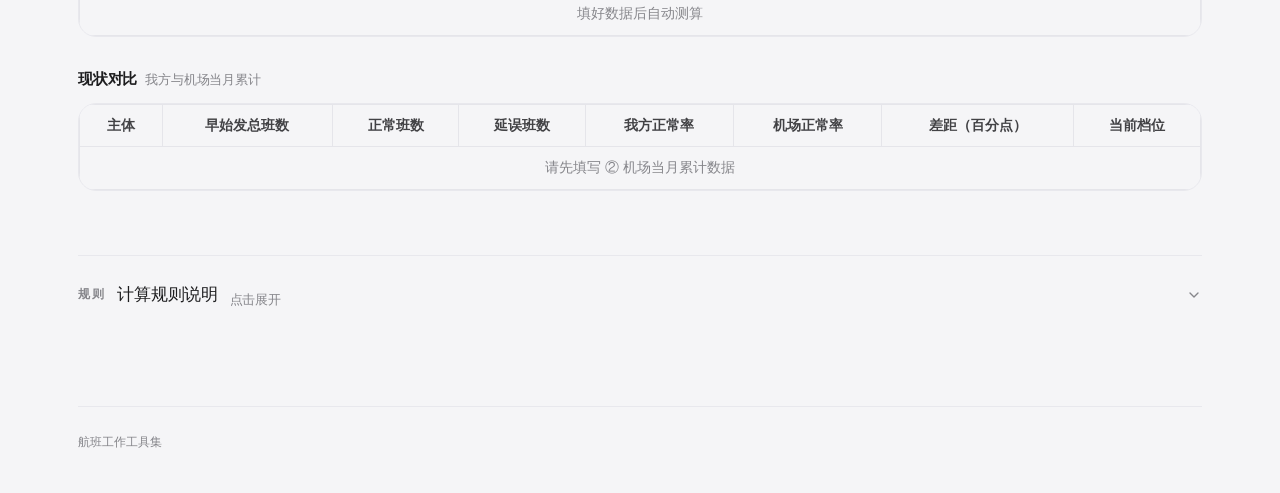
<file: early-ontime/index.html>
<!DOCTYPE html>
<html lang="zh-CN">
<head>
<meta charset="UTF-8">
<meta name="viewport" content="width=device-width, initial-scale=1.0">
<title>早始发正常率测算 · 航班工作工具集</title>
<link rel="icon" href="../assets/favicon.svg" type="image/svg+xml">
<meta name="description" content="录入我方与机场的当月早始发班数，按 T1/T2/T3 三档算出还要追回几班正常，并判断剩余航班追不追得上。">
<meta property="og:type" content="website">
<meta property="og:title" content="早始发正常率测算 · 航班工作工具集">
<meta property="og:description" content="录入我方与机场的当月早始发班数，按 T1/T2/T3 三档算出还要追回几班正常，并判断剩余航班追不追得上。">
<meta property="og:url" content="https://whaha5100-create.github.io/flight-tools/early-ontime/index.html">
<meta name="theme-color" content="#ffffff">
<link rel="stylesheet" href="../assets/site.css">
<script src="../assets/nav-scroll.js" defer></script>
<style>
  /* ============ early-ontime · 页面特有样式（通用样式见 ../assets/site.css）============ */
  /* 2026-10-02 全站统一配色：本页不再自持工具识别色，直接继承 site.css 的
     --tool: var(--brand) 与品牌蓝四档阶梯。原先写死在这里的 4 个色值已删除。 */

/* ============ 输入表 ============ */
  table.io-table { width: 100%; border-collapse: collapse; font-size: 13.5px; }
table.io-table input { width: 100%; min-width: 76px; padding: 8px 10px; font-size: 14px; text-align: center; }
table.io-table input::placeholder { color: var(--line); }
table.io-table input:focus::placeholder { color: transparent; }
/* 自动汇总的格子（东上联）不可编辑 */
table.io-table td.ro { background: #fafafa !important; color: var(--muted); font-weight: 600; }

/* ============ 月度设置 ============ */
.set-row { display: grid; grid-template-columns: repeat(auto-fit, minmax(180px, 1fr)); gap: 14px; }
.set-cell { background: #fafafa; border: 1px solid var(--line); border-radius: var(--radius-sm); padding: 13px 15px; }
.set-cell .lab { font-size: 12.5px; color: var(--muted); font-weight: 600; margin-bottom: 8px; }
.set-cell input { width: 100%; padding: 8px 10px; font-size: 14px; text-align: center; }
.set-cell .unit { font-size: 12px; color: var(--muted-2); margin-top: 6px; text-align: center; }

/* 派生格：只读。**正常率是主角** —— 放大、加粗、用工具色；正常班数退成小字配角。
   两处（① 表内 td.ro / ② 区 .set-cell.ro）用同一套类名，改一处即可同步。 */
.set-cell.ro { background: var(--tool-soft); border-color: var(--tool-line); }
.set-cell.ro .roval { text-align: center; padding: 2px 0; }
.set-cell.ro .ro-rate { display: block; font-size: 21px; font-weight: 800; color: var(--tool);
                        font-variant-numeric: tabular-nums; letter-spacing: -.7px; line-height: 1.15; }
.set-cell.ro .ro-num { display: block; font-size: 11.5px; font-weight: 500;
                       color: var(--muted-2); margin-top: 3px; }
.set-cell.ro .roval .ro-err { font-size: 12.5px; font-weight: 400; color: var(--danger); line-height: 1.6; }

/* 机场区块内的两行小标题 */
.apt-block + .apt-block { margin-top: 16px; }
.apt-title { font-size: 12.5px; font-weight: 700; color: var(--muted); margin-bottom: 8px; }

/* 小按钮（读取今天） */
.mini-btn { font: inherit; font-size: 12.5px; padding: 5px 14px; border-radius: 980px;
            border: 1px solid var(--line); background: #fff; color: var(--tool); cursor: pointer;
            margin-right: 8px;
            transition: border-color var(--dur-fast) var(--ease-inout), background var(--dur-fast) var(--ease-inout),
                        color var(--dur-fast) var(--ease-inout), box-shadow var(--dur) var(--ease-out),
                        transform var(--dur) var(--ease-spring); }
.mini-btn:hover { border-color: var(--tool); background: var(--tool-light); box-shadow: 0 2px 6px rgba(0,0,0,.06); transform: translateY(-1px); }
.mini-btn:active { transform: scale(.96); box-shadow: var(--shadow-press); transition-duration: .07s; }

/* ① 区的表格滚动容器；没有副标题，故补足 h2 与表格之间的间距（共享层 h2 只有 4px 下边距） */
.io-wrap { overflow-x: auto; }
.panel > h2 + .io-wrap { margin-top: 14px; }

/* 表内派生格：同样是「正常率大、正常班数小」 */
table.io-table td.ro .ro-rate { display: block; font-size: 16px; font-weight: 800; color: var(--tool);
                                font-variant-numeric: tabular-nums; letter-spacing: -.5px; line-height: 1.2; }
table.io-table td.ro .ro-num { display: block; font-size: 11.5px; font-weight: 500;
                               color: var(--muted-2); margin-top: 1px; }
table.io-table td.ro .ro-err { font-size: 11.5px; font-weight: 400; color: var(--danger); }

/* ============ 档位徽标 ============ */
/* 配色 = 档位高低（越绿越好）：低于 T1 红 → T1 橙 → T2 浅绿 → T3 实心绿。
   注意 T1 用橙不用红 —— 红留给「低于 T1」，否则「三档都没达到」反而比「刚够 T1」看着更轻。 */
.tier { display: inline-block; padding: 2px 11px; border-radius: 980px; font-size: 12.5px;
        font-weight: 700; border: 1px solid var(--line); background: #f5f5f7; color: var(--muted); white-space: nowrap; }
.tier.t0 { background: var(--danger-soft);  color: var(--danger);  border-color: var(--danger-line); }
.tier.t1 { background: var(--amber-soft);   color: var(--amber);   border-color: var(--amber-line); }
.tier.t2 { background: var(--success-light);color: var(--success); border-color: #c6e3d4; }
.tier.t3 { background: var(--success);      color: #fff;           border-color: var(--success); }

/* ============ 差距着色（这里「领先机场 = 好」，用绿）============ */
.d-up   { color: var(--success-dark); font-weight: 700; }
.d-down { color: var(--danger);       font-weight: 700; }
.d-flat { color: var(--muted);        font-weight: 700; }

/* ============ 结论文字 ============ */
.res-done { color: var(--success-dark); font-weight: 700; }
.res-ok   { color: var(--success-dark); font-weight: 700; }
.res-bad  { color: var(--danger);       font-weight: 700; }
.res-idle { color: var(--muted-2); }

/* ============ 目标档位选择条 ============ */
.goal-bar { display: flex; align-items: center; gap: 14px; flex-wrap: wrap;
            padding: 13px 18px; border: 1px solid var(--line); border-radius: var(--radius-sm);
            background: #fafafa; margin-bottom: 20px; }
.goal-bar .goal-lab { font-size: 13px; font-weight: 700; color: var(--ink); white-space: nowrap; }
.goal-tabs { display: flex; gap: 8px; flex-wrap: wrap; }
.goal-tabs button {
  font: inherit; font-size: 13px; font-weight: 600; cursor: pointer; white-space: nowrap;
  padding: 7px 16px; border-radius: 980px; border: 1px solid var(--line);
  background: #fff; color: var(--muted);
  transition: border-color var(--dur-fast) var(--ease-inout), color var(--dur-fast) var(--ease-inout),
              background var(--dur-fast) var(--ease-inout), box-shadow var(--dur) var(--ease-out),
              transform var(--dur) var(--ease-spring);
}
.goal-tabs button:hover { border-color: var(--tool); color: var(--tool);
  background: var(--tool-light); background: color-mix(in srgb, var(--tool) 9%, #fff);
  box-shadow: 0 2px 6px rgba(0,0,0,.06); transform: translateY(-1px); }
.goal-tabs button:active { transform: scale(.97); transition-duration: .07s; }
.goal-tabs button.on { background: var(--tool); border-color: var(--tool); color: #fff; }
/* 🔥 原先 `.goal-tabs button:hover` 把字色改成 var(--tool)，而选中态 .on 的底色
   正是 var(--tool) —— 于是「紫字压紫底」，选中的那一档文字**直接看不见**。
   选中态悬停只加深底色，字保持白色。 */
.goal-tabs button.on:hover { background: var(--tool); border-color: var(--tool); color: #fff;
  background: color-mix(in srgb, var(--tool) 86%, #000);
  box-shadow: 0 2px 6px rgba(0,0,0,.10); }
.goal-hint { font-size: 12.5px; color: var(--muted-2); margin-left: auto; white-space: nowrap; }

/* ============ 追赶目标卡（结果区主角）============ */
.goal-cards { display: grid; grid-template-columns: repeat(auto-fit, minmax(268px, 1fr)); gap: 14px; }
.goal-card { border: 1px solid var(--line); border-radius: var(--radius-sm);
             padding: 16px 18px 17px; background: #fff; }
.goal-card.fail { border-color: var(--danger-line); background: var(--danger-soft); }
.goal-card.done { border-color: #c6e3d4; background: var(--success-light); }
.gc-head { display: flex; align-items: center; justify-content: space-between; gap: 10px; }
.gc-name { font-size: 15.5px; font-weight: 700; color: var(--ink); }
.gc-cur { font-size: 12.5px; color: var(--muted); margin-top: 6px; }
.gc-cur b { color: var(--ink); }
/* 两个关键数字并排：当前缺口（看现状）+ 剩余需正常（指导行动） */
.gc-metrics { display: grid; grid-template-columns: 1fr 1fr; gap: 10px; margin: 14px 0 12px; }
.gc-metric { background: #fafafa; border: 1px solid var(--line); border-radius: 10px; padding: 10px 12px; }
.goal-card.done .gc-metric, .goal-card.fail .gc-metric { background: rgba(255,255,255,.72); }
.gc-metric .lab { font-size: 11.5px; color: var(--muted-2); font-weight: 600; }
.gc-metric .val { font-size: 27px; font-weight: 800; letter-spacing: -1.2px; color: var(--ink);
                  font-variant-numeric: tabular-nums; line-height: 1.15; margin-top: 2px; }
.gc-metric .val small { font-size: 13px; font-weight: 600; letter-spacing: 0; color: var(--muted); margin-left: 3px; }
.gc-metric .sub { font-size: 11.5px; color: var(--muted); margin-top: 2px; }
.goal-card.fail .gc-metric .val { color: var(--danger); }
.goal-card.done .gc-metric .val { color: var(--success-dark); }
.gc-line { font-size: 13px; color: var(--muted); line-height: 1.75; }
.gc-line b { color: var(--ink); }
.gc-note { font-size: 12.5px; line-height: 1.7; margin-top: 8px; color: var(--muted); }
.goal-card.fail .gc-note { color: var(--danger); }
.gc-note b { color: inherit; }

/* ============ 结果表 ============ */
/* ⚠️ 共享层只给 table.out-table 定了 border-color 和表头底色，
   **没有** border / padding / 首列底色 —— 这些必须各页自己写（见 summary/index.html）。
   漏写的表现是：表格看着有表头灰底，但单元格没框线、文字贴在一起。 */
.out-wrap { overflow-x: auto; border: 1px solid var(--line); border-radius: 10px; }
table.out-table { width: 100%; border-collapse: collapse; font-size: 13.5px; }
table.out-table th, table.out-table td {
  border: 1px solid var(--line); padding: 10px 12px; text-align: center; white-space: nowrap;
}
table.out-table thead th { position: sticky; top: 0; z-index: 2; }
table.out-table thead th:first-child { z-index: 3; }
/* 粘性首列必须单独给底色，否则会透出后面滚动的单元格 */
table.out-table td.rowname { background: #fafafa; color: var(--ink); font-weight: 700;
                             position: sticky; left: 0; z-index: 1; }
table.out-table td.mono { font-variant-numeric: tabular-nums; }
/* 三档对照表里，把当前选中的目标档位列标出来 */
table.out-table td.hl { background: var(--tool-soft); }
table.out-table thead th.hl { background: var(--tool-soft) !important; color: var(--tool) !important; }

.empty-tip { text-align: center; color: var(--muted-2); font-size: 13.5px; padding: 26px 0; white-space: normal; }

/* ============ 提示 / 告警条 ============ */
.alert { display: none; margin-top: 18px; border-radius: var(--radius-sm); padding: 14px 18px;
         font-size: 13.5px; line-height: 1.8; background: var(--danger-soft);
         border: 1px solid var(--danger-line); border-left: 4px solid var(--danger); color: var(--danger); }
.alert.show { display: block; }
.alert b { color: var(--danger); }
.alert .row { margin-top: 6px; }
.alert .row:first-child { margin-top: 0; }
.ref-line { margin-top: 16px; padding: 13px 18px; border-radius: var(--radius-sm);
            background: #fafafa; border: 1px solid var(--line); font-size: 13.5px; color: var(--muted); line-height: 1.75; }
.ref-line b { color: var(--ink); }
/* 三格都填但对不上时提示，复用 ref-line 版式换琥珀色 */
.ref-line.warn-line { background: var(--amber-soft); border-color: var(--amber-line); color: var(--amber); }
.ref-line.warn-line b { color: var(--amber); }

.sec-title { font-size: 13.5px; font-weight: 700; color: var(--ink); margin: 24px 0 10px; }
.sec-title .sub2 { font-size: 12.5px; font-weight: 500; color: var(--muted-2); margin-left: 8px; }

  /* 本页主视觉配图：与首页卡片同一张（原创生成，无航司涂装 / 商标）。
     ⚠️ 必须写在页面里 —— CSS 的 url() 相对**样式表**解析，
        写进 assets/site.css 会指到 assets/assets/… 去。 */
  .hero { background-image: url("../assets/tools/08-early-ontime.webp"); }
  /* —— v3：去掉多余底色与蓝色非可点高亮，方块控件改分段控件 —— */
  /* h2 前面的小蓝点：标题里已经有 ①②③ 编号，这个是纯装饰 */
  .panel > h2 .dot { display: none !important; }
  /* 录入格：原来「灰底 + 描边 + 里面再一个带描边的输入框」= 三层套盒。
     压成「标签 + 输入框」两行，只留输入框自己那一圈描边。 */
  .set-cell { background: none; border: 0; border-radius: 0; padding: 0; }
  .set-cell.ro { background: none; border: 0; }
  /* 正常率是这一格的主角，但不必用蓝色（蓝只表示可点）。靠字号与字重撑层级。 */
  .set-cell.ro .ro-rate { color: var(--ink); font-weight: 600; letter-spacing: -.4px; }
  table.io-table td.ro .ro-rate { color: var(--ink); font-weight: 600; letter-spacing: -.3px; }
  table.io-table input { border-color: var(--line-soft) !important; }
  .apt-title { font-size: 12px; font-weight: 600; letter-spacing: .1em; color: var(--muted-2); }
  .mini-btn { border-radius: var(--radius-sm); font-size: 13px; padding: 7px 14px;
    color: var(--ink); border-color: var(--line); }
  .mini-btn:hover { background: #f5f5f7; border-color: var(--line); color: var(--ink);
    box-shadow: none; transform: none; }
  /* 目标档位：带底色的框 → 一行；胶囊按钮 → 分段控件 */
  .goal-bar { background: none; border: 0; border-radius: 0; padding: 0; margin-bottom: 22px; }
  .goal-lab { font-size: 13px; font-weight: 400; color: var(--muted); }
  .goal-tabs { background: #e8e8ed; border-radius: 10px; padding: 3px; gap: 3px; }
  .goal-tabs button { border: 0; background: transparent; border-radius: 8px;
    padding: 6px 15px; font-size: 13px; font-weight: 500; color: var(--muted); }
  .goal-tabs button:hover { background: rgba(0,0,0,.04); color: var(--ink);
    box-shadow: none; transform: none; }
  .goal-tabs button.on { background: #fff; color: var(--ink);
    box-shadow: 0 1px 2px rgba(0,0,0,.09); }
  .goal-tabs button.on:hover { background: #fff; color: var(--ink);
    box-shadow: 0 1px 2px rgba(0,0,0,.09); }
  .goal-card { border-color: var(--line-soft); }
  .gc-name { font-size: 15px; font-weight: 600; letter-spacing: -.012em; }
  .gc-metric { background: #fafafa; border-color: var(--line-soft); }
  .gc-metric .val { font-size: 26px; font-weight: 600; letter-spacing: -.6px; }
  .sec-title { font-size: 15px; font-weight: 600; letter-spacing: -.012em; margin: 30px 0 12px; }
  .out-wrap { border-color: var(--line-soft); border-radius: var(--radius); }
  .alert { border-left-width: 2px; border-radius: 0 var(--radius-sm) var(--radius-sm) 0; }
  .ref-line { background: #fafafa; border-color: var(--line-soft); }
</style>
<!-- 工具页 v3 设计语言（2026-10-23）。必须排在本页 <style> 之后 ——
     否则压不住页面里那批旧规则（圆角胶囊按钮 / 灰底统计卡 / 胶囊标签）。 -->
<link rel="stylesheet" href="../assets/tool-page.css">
</head>
<body>

  <!-- ============ 通栏吸顶页眉 + 满屏暗色主视觉（与首页同一套，样式在 assets/site.css）============ -->
  <header class="nav" id="nav">
    <div class="nav-inner">
      <a class="nav-back" href="../index.html"><svg class="ic" width="17" height="17" viewBox="0 0 16 16" fill="none" aria-hidden="true"><path d="M10.2 3.4 5.6 8l4.6 4.6" stroke="currentColor" stroke-width="2" stroke-linecap="round" stroke-linejoin="round"/></svg>返回导航页</a>
      <span class="nav-tool"><b>08</b>早始发正常率测算</span>
    </div>
  </header>

  <!-- ⚠️ 主视觉配图由本页 <style> 里的 .hero 规则给出 —— CSS 的 url() 相对**样式表**解析，
       写进共享层会指到 assets/assets/… 去。配图与本工具在首页卡片上是同一张（原创生成，无航司涂装 / 商标）。 -->
  <section class="hero is-tool">
    <p class="eyebrow"><span class="no">08</span>航班工作工具集 · FLIGHT TOOLS</p>
    <h1>早始发正常率测算</h1>
    <p class="lede">录入我方与机场的当月早始发班数，按 T1 / T2 / T3 三档算出还要追回几班正常。</p>
  </section>


<div class="localnav">
  <div class="localnav-inner">
    <span class="ln-t">早始发正常率测算</span>
    <nav class="ln-links">
      <a href="#tblOurs">我方数据</a>
      <a href="#outCard">测算结果</a>
      <a href="#rulesPanel">规则说明</a>
    </nav>
  </div>
</div>
  <div class="container">
    <div class="anim">

      <!-- 区块①：我方 -->
      <div class="panel">
        <h2><span class="dot"></span>① 我方早始发班数（当月累计）</h2>
        <div class="io-wrap">
          <table class="io-table" id="tblOurs">
            <thead>
              <tr>
                <th>主体</th>
                <th>早始发总班数</th>
                <th>延误班数</th>
                <th>正常率（自动）</th>
                <th>全月预计班数</th>
              </tr>
            </thead>
            <tbody id="oursBody"><!-- JS 填充 --></tbody>
          </table>
        </div>
        <p class="hint">全月预计班数留空时，按 ③ 区的天数自动外推。</p>
      </div>

      <!-- 区块②：机场（当月累计 + 全月预测 合并为一个区块） -->
      <div class="panel">
        <h2><span class="dot"></span>② 机场早始发（当月累计 + 全月预测）</h2>
        <p class="sub">机场数据<b>包含我方航班</b>。</p>

        <div class="apt-block">
          <div class="apt-title">当月累计</div>
          <div class="set-row" id="aptRow"><!-- JS 填充 --></div>
        </div>

        <div class="apt-block">
          <div class="apt-title">全月预测</div>
          <div class="set-row" id="apmRow"><!-- JS 填充 --></div>
        </div>

        <p class="hint" id="apmHint"></p>
      </div>

      <!-- 区块③：本月进度 -->
      <div class="panel">
        <h2><span class="dot"></span>③ 本月进度</h2>
        <p class="sub">用于外推全月班数，以及把「还要追几班」折算成剩余需保证的正常率。</p>
        <div class="set-row" id="monthRow"><!-- JS 填充 --></div>
        <p class="hint"><button type="button" class="mini-btn" id="btnToday">读取今天</button></p>
      </div>

      <!-- 结果 -->
      <div class="panel" id="outCard">
        <h2><span class="dot"></span>测算结果</h2>

        <!-- 目标档位 -->
        <div class="goal-bar">
          <span class="goal-lab">测算目标</span>
          <div class="goal-tabs" id="goalTabs"><!-- JS 填充 --></div>
          <span class="goal-hint" id="goalHint"></span>
        </div>

        <!-- 追赶目标卡 -->
        <div class="goal-cards" id="goalCards"></div>

        <div class="alert" id="alertBox"></div>

        <!-- 三档对照 -->
        <div class="sec-title">三档对照<span class="sub2">剩余航班还需保证几班正常</span></div>
        <div class="out-wrap">
          <table class="out-table" id="tierTable">
            <thead>
              <tr>
                <th>主体</th>
                <th>当前正常率</th>
                <th>当前档位</th>
                <th id="thT1">T1 · 低 1 个点</th>
                <th id="thT2">T2 · 持平机场</th>
                <th id="thT3">T3 · 高 1 个点</th>
              </tr>
            </thead>
            <tbody id="tierBody"></tbody>
          </table>
        </div>

        <!-- 现状对比 -->
        <div class="sec-title">现状对比<span class="sub2">我方与机场当月累计</span></div>
        <div class="out-wrap">
          <table class="out-table" id="cmpTable">
            <thead>
              <tr>
                <th>主体</th>
                <th>早始发总班数</th>
                <th>正常班数</th>
                <th>延误班数</th>
                <th>我方正常率</th>
                <th>机场正常率</th>
                <th>差距（百分点）</th>
                <th>当前档位</th>
              </tr>
            </thead>
            <tbody id="cmpBody"></tbody>
          </table>
        </div>

        <div class="ref-line warn-line" id="warnLine" style="display:none;"></div>
        <div class="ref-line" id="refLine" style="display:none;"></div>
      </div>

      <!-- 折叠：计算规则说明 -->
      <div class="rules-panel" id="rulesPanel">
<div class="rules-header" id="rulesHeader">
      <div class="title">
        <span class="r-k">规则</span>
        <span class="r-t">计算规则说明</span>
        <!-- 展开/收起文案用 CSS 切，不写进 JS —— 面板开合只切 .open 类 -->
        <span class="hint"><span class="when-closed">点击展开</span><span class="when-open">点击收起</span></span>
      </div>
      <div class="arrow" aria-hidden="true"><svg viewBox="0 0 24 24" fill="none" stroke="currentColor" stroke-width="2" stroke-linecap="round" stroke-linejoin="round"><path d="M6 9l6 6 6-6"/></svg></div>
    </div>
        <div class="rules-body">
          <div class="rules-inner">
            <ul>
              <li><b>早始发航班</b>：计飞时间 <b>10:30（含）之前</b> 的航班，与「KN 航班出港统计」口径一致。</li>
              <li><b>对比主体</b>：中联航、东上航、东上联三个，各自与<b>同一个机场</b>比。
                  <b>东上航 = 东航 + 上航</b>；<b>东上联 = 中联航 + 东上航</b>（班数自动相加，不用单独填）。</li>
              <li><b>正常率</b> = 正常班数 ÷ 早始发总班数。<b>差距</b> = 我方正常率 − 机场正常率，单位<b>百分点</b>，正为领先、负为落后。</li>
              <li><b>考核档位</b>：<b>T1</b> = 比机场低 1 个百分点，<b>T2</b> = 与机场持平，<b>T3</b> = 比机场高 1 个百分点。
                  结果区可以<b>切换目标档位</b>，页面按选中的档位给出「还要追回几班」。
                  档位徽标颜色按高低走 —— 低于 T1 红、T1 橙、T2 浅绿、T3 实心绿，<b>越绿档位越高</b>。</li>
              <li><b>两个「追几班」</b>：
                  <b>当前缺口</b> = 在当前这批班里，还差几班正常才够目标档（看现状）；
                  <b>剩余需正常</b> = 全月预计班数下，剩余航班还要保证几班正常（指导行动）。</li>
              <li><b>录入口径</b>：正常班数 = 总班数 − 延误班数，正常率 = 正常班数 ÷ 总班数，都由页面自动算。</li>
              <li><b>机场分两行</b>：② 区上面一行是<b>当月累计</b>，下面一行是<b>全月预测</b>。
                  全月预测留空时按当月累计的正常率当月末假设，填了就以它为准。</li>
              <li><b>本月进度</b>：③ 区的「读取今天」按钮按今天日期填入天数（点了才填）；
                  ① 区的全月预计班数留空时，按「已过天数 ÷ 本月总天数」线性外推。</li>
              <li><b>追不上告警</b>：若「剩余需正常」大于「剩余总班数」，说明剩下的班全部正常也追不上，
                  页面会明确告警，并告诉你最高只能追到哪一档。</li>
            </ul>
          </div>
        </div>
      </div>

      <footer class="site-footer">航班工作工具集</footer>
    </div>
  </div>

<script>
/* ================================================================
   早始发正常率追赶测算
   ----------------------------------------------------------------
   数据流：我方三主体班数 + 机场当前累计 + 机场全月预测
        → 各自正常率 → 差距(百分点) → 当前档位
        → 按选定档位倒推「还要追回几班正常」
        → 判断剩余班次够不够（不够则告警）
   本页不重新定义「正常/延误」判定标准，按机场通报口径直接填班数。
   ================================================================ */

/* 两个对比主体。kn = 中联航，mu = 东上航；东上联由两者相加得到 */
var SUBJECTS = [
  { key:'kn', name:'中联航' },
  { key:'mu', name:'东上航' }
];

/* 考核档位：相对机场的偏移量，单位「百分点」 */
var TIERS = [
  { key:'T1', name:'T1', desc:'低 1 个点', offset:-1 },
  { key:'T2', name:'T2', desc:'持平机场', offset: 0 },
  { key:'T3', name:'T3', desc:'高 1 个点', offset: 1 }
];

var STORE_KEY = 'flighttools.earlyOntime.v1';
var GOAL_KEY  = 'flighttools.earlyOntime.goal';
var goalTier  = 'T2';

/* ---------------- 规则面板开合 ---------------- */
document.getElementById('rulesHeader').addEventListener('click', function(){
  document.getElementById('rulesPanel').classList.toggle('open');
});

/* ---------------- 目标档位选择 ---------------- */
(function buildGoalTabs(){
  var box = document.getElementById('goalTabs');
  box.innerHTML = TIERS.map(function(t){
    return '<button type="button" data-tier="' + t.key + '">' + t.key + ' · ' + t.desc + '</button>';
  }).join('');
  box.addEventListener('click', function(e){
    var b = e.target.closest ? e.target.closest('button[data-tier]') : null;
    if(!b) return;
    goalTier = b.getAttribute('data-tier');
    try{ localStorage.setItem(GOAL_KEY, goalTier); }catch(err){ /* 隐私模式忽略 */ }
    render();
  });
})();

/* ---------------- 输入区构建 ---------------- */
(function buildOurs(){
  var html = '';
  SUBJECTS.forEach(function(s){
    html += '<tr><td class="al">' + s.name + '</td>'
          + '<td><input id="' + s.key + '_total" placeholder="如 24" inputmode="decimal"></td>'
          + '<td><input id="' + s.key + '_delay" placeholder="如 3" inputmode="decimal"></td>'
          + '<td class="ro" id="' + s.key + '_out">—</td>'
          + '<td><input id="' + s.key + '_month" placeholder="如 120" inputmode="decimal"></td>'
          + '</tr>';
  });
  /* 东上联：自动汇总行，只读 */
  html += '<tr><td class="al">东上联（汇总）</td>'
        + '<td class="ro" id="total_total">—</td>'
        + '<td class="ro" id="total_delay">—</td>'
        + '<td class="ro" id="total_out">—</td>'
        + '<td class="ro" id="total_month">—</td>'
        + '</tr>';
  document.getElementById('oursBody').innerHTML = html;
})();

/* c.ro = true 时渲染成只读派生格（值由 render() 填） */
function buildSetRow(hostId, cells){
  document.getElementById(hostId).innerHTML = cells.map(function(c){
    if(c.ro){
      return '<div class="set-cell ro"><div class="lab">' + c.lab + '</div>'
           + '<div class="roval" id="' + c.id + '">—</div></div>';
    }
    return '<div class="set-cell"><div class="lab">' + c.lab + '</div>'
         + '<input id="' + c.id + '" placeholder="' + c.ph + '" inputmode="decimal">'
         + (c.unit ? '<div class="unit">单位：' + c.unit + '</div>' : '')
         + '</div>';
  }).join('');
}

/* 机场：当月累计 */
buildSetRow('aptRow', [
  { id:'apt_total', lab:'机场早始发总班数', ph:'如 500' },
  { id:'apt_delay', lab:'机场延误班数',     ph:'如 55' },
  { id:'apt_out',   lab:'正常率（自动）',   ro:true }
]);

/* 机场：全月预测 */
buildSetRow('apmRow', [
  { id:'apm_total', lab:'全月总班数',   ph:'如 3000' },
  { id:'apm_delay', lab:'全月延误班数', ph:'如 330' },
  { id:'apm_out',   lab:'月末正常率（自动）', ro:true }
]);

/* 本月进度 */
buildSetRow('monthRow', [
  { id:'days_passed', lab:'本月已过天数', ph:'如 18', unit:'天' },
  { id:'days_total',  lab:'本月总天数',   ph:'如 30', unit:'天' }
]);

/* ---------------- 取值 ---------------- */
function num(id){
  var el = document.getElementById(id);
  if(!el) return null;
  var s = String(el.value == null ? '' : el.value).trim().replace(/[,，\s]/g, '');
  if(s === '') return null;
  var n = Number(s);
  return isFinite(n) ? n : null;
}
function setText(id, s){ var el = document.getElementById(id); if(el) el.textContent = s; }

/* 我方表里「正常率（自动）」格：主值 = 正常率，小字 = 正常班数 */
function fillOursOut(id, o){
  var el = document.getElementById(id);
  if(!el) return;
  if(o && o.bad){ el.innerHTML = '<span class="ro-err">' + o.bad + '</span>'; return; }
  if(!o || !(o.total > 0)){ el.textContent = '—'; return; }
  el.innerHTML = '<span class="ro-rate">' + fmtPct(o.ontime / o.total) + '</span>'
               + '<span class="ro-num">正常 ' + fmtInt(o.ontime) + ' 班</span>';
}

/* 机场派生格：正常率当主值；全月预测留空时显示「沿用当月」 */
function fillAptOut(id, res, fallback){
  var el = document.getElementById(id);
  if(!el) return;
  if(res && res.bad){ el.innerHTML = '<span class="ro-err">' + res.bad + '</span>'; return; }
  if(res){
    el.innerHTML = '<span class="ro-rate">' + fmtPct(res.rate) + '</span>'
                 + '<span class="ro-num">正常 ' + fmtInt(res.ontime) + ' 班</span>';
    return;
  }
  if(fallback && !fallback.bad){
    el.innerHTML = '<span class="ro-rate">' + fmtPct(fallback.rate) + '</span>'
                 + '<span class="ro-num">沿用当月 · 正常 ' + fmtInt(fallback.ontime) + ' 班</span>';
    return;
  }
  el.textContent = '—';
}

/* 我方一个主体：只填「总班数 + 延误班数」，正常班数 = 总 − 延误 */
function resolveOurs(key){
  var t = num(key + '_total'), b = num(key + '_delay');
  var m = num(key + '_month');
  if(t === null || b === null) return null;

  if(!(t > 0))  return { bad:'总班数须大于 0' };
  if(b < 0)     return { bad:'延误班数不能为负' };
  if(b > t)     return { bad:'延误班数不能大于总班数' };

  var g = t - b;
  return { total:t, ontime:g, delay:b, rate:g / t, month:m, note:'' };
}

/* 机场一组数：同样只填「总班数 + 延误班数」，正常班数与正常率都自动算 */
function resolveApt(prefix){
  var t = num(prefix + '_total'), b = num(prefix + '_delay');
  if(t === null || b === null) return null;

  if(!(t > 0))  return { bad:'总班数须大于 0' };
  if(b < 0)     return { bad:'延误班数不能为负' };
  if(b > t)     return { bad:'延误班数不能大于总班数' };

  var g = t - b;
  return { total:t, ontime:g, delay:b, rate:g / t, note:'' };
}

/* 已达成的最高档位 */
function achievedTier(delta){
  if(delta >=  1) return 'T3';
  if(delta >=  0) return 'T2';
  if(delta >= -1) return 'T1';
  return null;                       /* 低于 T1 */
}

/* ---------------- 单个主体的完整测算 ---------------- */
function analyze(sub, apt, aptMonthRate){
  var p = sub.total > 0 ? sub.ontime / sub.total : null;
  if(p === null) return null;

  var delta = (p - apt.rate) * 100;               /* 百分点 */
  var tier  = achievedTier(delta);

  var rows = TIERS.map(function(t){
    var pTarget = aptMonthRate + t.offset / 100;   /* 目标正常率（小数） */

    /* 口径一：当前缺口 —— 当前这批班里还差几班正常 */
    var needNow = Math.ceil(pTarget * sub.total);
    var gapNow  = Math.max(0, needNow - sub.ontime);

    /* 口径二：剩余需正常 —— 剩余航班还要保证几班正常 */
    var Nm = sub.month, Nr = null, Gt = null, Gr = null, remRate = null, verdict = 'nomon';
    if(Nm !== null && Nm > 0){
      Nr = Nm - sub.total;
      Gt = Math.ceil(pTarget * Nm);
      Gr = Gt - sub.ontime;
      if(Nr <= 0){
        verdict = 'ended';
      } else if(Gr <= 0){
        verdict = 'done';                 /* 已经够本，剩余全延误也达标 */
      } else {
        remRate = Gr / Nr;                /* 追不上时会 >100%，照样显示，信息量最大 */
        verdict = (Gr <= Nr) ? 'ok' : 'fail';
      }
    }
    return { tier:t, pTarget:pTarget, gapNow:gapNow, Nm:Nm, Nr:Nr, Gt:Gt, Gr:Gr,
             remRate:remRate, verdict:verdict };
  });

  /* 理论最高月末正常率（剩余全正常） */
  var best = null;
  if(sub.month !== null && sub.month > 0){
    var left = Math.max(0, sub.month - sub.total);
    best = (sub.ontime + left) / sub.month;
  }
  return { p:p, delta:delta, tier:tier, rows:rows, best:best };
}

/* ---------------- 格式化 ---------------- */
function fmtPct(p, d){ return (p * 100).toFixed(d == null ? 2 : d) + '%'; }
function fmtInt(n){ return Math.round(n).toLocaleString('zh-CN'); }
function fmtDelta(d){
  var s = d > 0 ? '+' : (d < 0 ? '−' : '');
  return s + Math.abs(d).toFixed(2);
}
function deltaClass(d){ return d > 0.005 ? 'd-up' : (d < -0.005 ? 'd-down' : 'd-flat'); }
function tierBadge(t){
  if(!t) return '<span class="tier t0">低于 T1</span>';
  return '<span class="tier ' + t.toLowerCase() + '">' + t + '</span>';
}
function tierByKey(k){
  return TIERS.filter(function(t){ return t.key === k; })[0];
}
/* 当前能追到的最高档位（用于告警话术） */
function highestReachable(a){
  var h = null;
  a.rows.forEach(function(x){ if(x.verdict === 'done' || x.verdict === 'ok') h = x.tier; });
  return h;
}

/* ---------------- 主流程 ---------------- */
function render(){
  /* ---- 读取录入 ---- */
  var ours = {};
  SUBJECTS.forEach(function(s){ ours[s.key] = resolveOurs(s.key); });

  /* 全月预计班数留空时，按「本月已过天数 / 总天数」线性外推。
     填了就以填的为准 —— ① 区下方的提示就是这么写的，这里必须真的实现。 */
  var dp = num('days_passed'), dt = num('days_total');
  if(dp !== null && dt !== null && dp > 0 && dt >= dp){
    SUBJECTS.forEach(function(s){
      var o = ours[s.key];
      if(o && !o.bad && o.month === null) o.month = o.total / dp * dt;
    });
  }

  /* 东上联 = 中联航 + 东上航 */
  var total = null;
  if(ours.kn && ours.mu && !ours.kn.bad && !ours.mu.bad){
    var mKn = ours.kn.month, mMu = ours.mu.month;
    total = {
      total:  ours.kn.total  + ours.mu.total,
      ontime: ours.kn.ontime + ours.mu.ontime,
      delay:  ours.kn.delay  + ours.mu.delay,
      month:  (mKn !== null && mMu !== null) ? mKn + mMu : null
    };
  }
  setText('total_total',  total ? fmtInt(total.total)  : '—');
  setText('total_delay',  total ? fmtInt(total.delay)  : '—');
  setText('total_month',  (total && total.month !== null) ? fmtInt(total.month) : '—');

  /* 我方各主体的「正常率（自动）」格 */
  SUBJECTS.forEach(function(s){ fillOursOut(s.key + '_out', ours[s.key]); });
  fillOursOut('total_out', total);

  /* ---- 机场：当月累计 + 全月预测（合并区块的两行）---- */
  var apt = resolveApt('apt');      /* 当月累计（已知） */
  var apm = resolveApt('apm');      /* 全月预测 */

  fillAptOut('apt_out', apt);
  fillAptOut('apm_out', apm, apt);  /* 全月留空时显示「沿用当月」 */

  /* 月末正常率假设：全月预测填了就按它；留空（或填错）沿用当月累计的正常率。
     ⚠️ 必须显式判 `!x.bad` —— resolveApt 校验失败时返回的是 `{bad:'...'}`，
     它是个**真值对象**，直接 `apm ? apm.rate : ...` 会取到 undefined → NaN。 */
  var aptOk = !!apt && !apt.bad;
  var apmOk = !!apm && !apm.bad;
  var aptMonthRate = aptOk ? (apmOk ? apm.rate : apt.rate) : null;
  var ready = aptMonthRate !== null;

  /* 只在「全月预测填错了」时才提示 —— 正常/留空两种状态从派生格一眼看得出，不再解释。 */
  var apmHint = document.getElementById('apmHint');
  if(aptOk && apm && apm.bad){
    apmHint.innerHTML = '全月预测录入有误 —— 月末正常率暂按<b>当月累计</b>的 <b>' + fmtPct(apt.rate) + '</b> 计算。';
  } else {
    apmHint.textContent = '';
  }

  /* ---- 逐主体测算 ---- */
  var results = [];
  if(ready){
    SUBJECTS.forEach(function(s){
      var sub = ours[s.key];
      if(!sub || sub.bad) return;
      var a = analyze(sub, apt, aptMonthRate);
      if(a) results.push({ name:s.name, sub:sub, a:a });
    });
    if(total){
      var at = analyze(total, apt, aptMonthRate);
      if(at) results.push({ name:'东上联', sub:total, a:at, isTotal:true });
    }
  }

  /* ---- 目标档位条 ---- */
  var gt = tierByKey(goalTier);
  Array.prototype.forEach.call(document.querySelectorAll('#goalTabs button'), function(b){
    b.classList.toggle('on', b.getAttribute('data-tier') === goalTier);
  });
  setText('goalHint', ready ? ('目标正常率 ' + fmtPct(aptMonthRate + gt.offset / 100)) : '');

  /* ---- 三档对照表表头：标出选中的那一列 ---- */
  TIERS.forEach(function(t){
    var th = document.getElementById('th' + t.key);
    if(th) th.classList.toggle('hl', t.key === goalTier);
  });

  /* ---- 追赶目标卡 ---- */
  renderGoalCards(results, aptMonthRate, ready, apt);

  /* ---- 告警（汇总「追不上」的主体）---- */
  renderAlerts(results, gt, ready);

  /* ---- 三档对照表 ---- */
  renderTierTable(results, ready);

  /* ---- 现状对比表 ---- */
  renderCmp(results, apt, ready);

  /* ---- 录入自检：延误不能大于总班数之类（不依赖机场数据是否已填）---- */
  var warnLine = document.getElementById('warnLine');
  var notes = [];
  SUBJECTS.forEach(function(s){
    var o = ours[s.key];
    if(o && o.bad) notes.push('<b>' + s.name + '</b>：' + o.bad);
  });
  if(apt && apt.bad) notes.push('<b>机场（当月累计）</b>：' + apt.bad);
  if(apm && apm.bad) notes.push('<b>机场（全月预测）</b>：' + apm.bad);
  if(notes.length){
    warnLine.innerHTML = '⚠️ 录入自检 —— ' + notes.join('；') + '。';
    warnLine.style.display = 'block';
  } else {
    warnLine.style.display = 'none';
    warnLine.innerHTML = '';          /* 一并清空：否则隐藏后仍留着上一次的文案，容易误导排查 */
  }

  /* ---- 机场参考（扣除我方）---- */
  var refLine = document.getElementById('refLine');
  if(ready && total && apt.total > total.total && apt.ontime >= total.ontime){
    var oT = apt.total - total.total;
    var oG = apt.ontime - total.ontime;
    var oR = oT > 0 ? oG / oT : null;
    if(oR !== null){
      refLine.innerHTML = '参考：机场正常率 <b>' + fmtPct(apt.rate) + '</b> 已包含我方航班。'
        + '扣除东上联（' + fmtInt(total.total) + ' 班）后，<b>机场其他航司</b>为 '
        + fmtInt(oT) + ' 班 / 正常 ' + fmtInt(oG) + ' 班，正常率 <b>' + fmtPct(oR) + '</b>。';
      refLine.style.display = 'block';
    } else {
      refLine.style.display = 'none';
      refLine.innerHTML = '';
    }
  } else {
    refLine.style.display = 'none';
    refLine.innerHTML = '';
  }
}

/* ---------------- 追赶目标卡（结果区主角：目标 + 追几班）---------------- */
function renderGoalCards(results, aptMonthRate, ready, apt){
  var box = document.getElementById('goalCards');
  if(!ready){
    box.innerHTML = (apt && apt.bad)
      ? '<div class="empty-tip">② 机场当月累计录入有误：' + apt.bad + '。改好后自动测算</div>'
      : '<div class="empty-tip">请先填写 ② 机场当月累计数据</div>';
    return;
  }
  if(!results.length){
    box.innerHTML = '<div class="empty-tip">请在 ① 我方表格里填入数据</div>';
    return;
  }

  var t = tierByKey(goalTier);
  var pTarget = aptMonthRate + t.offset / 100;
  var goalTxt = '<b>' + fmtPct(pTarget) + '</b>（' + t.name + ' · ' + t.desc + '）';

  box.innerHTML = results.map(function(r){
    var row = r.a.rows.filter(function(x){ return x.tier.key === goalTier; })[0];
    var cls = '', m1v, m1s, m2v, m2s, note = '';

    /* 左边：当前缺口 —— 当前这批班里还差几班正常 */
    m1v = fmtInt(row.gapNow) + '<small>班</small>';
    m1s = row.gapNow > 0 ? ('还差 ' + fmtInt(row.gapNow) + ' 班正常') : '当前已够目标';

    /* 右边：剩余需正常 —— 剩余航班还要保证几班正常 */
    if(row.verdict === 'nomon'){
      m2v = '—'; m2s = '待填全月班数';
      note = '填 ① 区的「全月预计班数」（或 ③ 区按「读取今天」填天数让页面外推）后，就能算出剩余还要保证几班。';
    } else if(row.verdict === 'ended'){
      m2v = '0<small>班</small>'; m2s = '本月已结束';
    } else if(row.verdict === 'fail'){
      cls = 'fail';
      m2v = '—'; m2s = '剩余全正常也不够';
      var h = highestReachable(r.a);
      note = '剩余 <b>' + fmtInt(row.Nr) + '</b> 班即使全部正常，月末正常率最高也只有 '
           + '<b>' + fmtPct(r.a.best) + '</b>，够不到目标。'
           + (h ? '最高只能追到 <b>' + h.name + ' 档</b>。' : '三档均达不到。');
    } else if(row.verdict === 'done'){
      cls = 'done';
      m2v = '0<small>班</small>'; m2s = '剩余全延误也达标';
    } else {                                  /* ok */
      m2v = fmtInt(row.Gr) + '<small>班</small>';
      m2s = fmtInt(row.Nr) + ' 班中占 ' + fmtPct(row.remRate);
    }

    return '<div class="goal-card ' + cls + '">'
         +   '<div class="gc-head"><span class="gc-name">' + r.name + '</span>'
         +     tierBadge(r.a.tier) + '</div>'
         +   '<div class="gc-cur">当前 <b>' + fmtPct(r.a.p) + '</b> · 比机场 '
         +     '<span class="' + deltaClass(r.a.delta) + '">' + fmtDelta(r.a.delta) + ' pt</span></div>'
         +   '<div class="gc-metrics">'
         +     '<div class="gc-metric"><div class="lab">当前缺口</div>'
         +       '<div class="val">' + m1v + '</div><div class="sub">' + m1s + '</div></div>'
         +     '<div class="gc-metric"><div class="lab">剩余需正常</div>'
         +       '<div class="val">' + m2v + '</div><div class="sub">' + m2s + '</div></div>'
         +   '</div>'
         +   '<div class="gc-line">目标 ' + goalTxt + '</div>'
         +   (note ? '<div class="gc-note">' + note + '</div>' : '')
         + '</div>';
  }).join('');
}

/* ---------------- 告警 ---------------- */
function renderAlerts(results, gt, ready){
  var box = document.getElementById('alertBox');
  var fails = ready ? results.filter(function(r){
    var row = r.a.rows.filter(function(x){ return x.tier.key === goalTier; })[0];
    return row.verdict === 'fail';
  }) : [];

  if(fails.length){
    var lines = fails.map(function(r){
      var row = r.a.rows.filter(function(x){ return x.tier.key === goalTier; })[0];
      var h = highestReachable(r.a);
      return '<div class="row">⚠️ <b>' + r.name + '</b>：剩余 ' + fmtInt(row.Nr) + ' 班即使全部正常，'
           + '月末正常率最高也只有 <b>' + fmtPct(r.a.best) + '</b>，'
           + '追不上 <b>' + gt.name + ' 档</b>（目标 ' + fmtPct(row.pTarget) + '）。'
           + (h ? '最高只能追到 <b>' + h.name + ' 档</b>。' : '三档均达不到。');
    });
    box.innerHTML = '<div class="row"><b>追赶可行性告警</b>（按 ' + gt.name + ' · ' + gt.desc + ' 测算）</div>'
                  + lines.join('');
    box.classList.add('show');
  } else {
    box.classList.remove('show');
    box.innerHTML = '';
  }
}

/* ---------------- 三档对照表 ---------------- */
function renderTierTable(results, ready){
  var tb = document.getElementById('tierBody');
  if(!ready || !results.length){
    tb.innerHTML = '<tr><td colspan="6" class="empty-tip">填好数据后自动测算</td></tr>';
    return;
  }
  tb.innerHTML = results.map(function(r){
    var cells = TIERS.map(function(t){
      var row = r.a.rows.filter(function(x){ return x.tier.key === t.key; })[0];
      var v;
      if(row.verdict === 'nomon')      v = '<span class="res-idle">待填全月</span>';
      else if(row.verdict === 'ended') v = '<span class="res-idle">本月已结束</span>';
      else if(row.verdict === 'done')  v = '<span class="res-done">已达标</span>';
      else if(row.verdict === 'ok')    v = '还要 <b>' + fmtInt(row.Gr) + '</b> 班';
      else                             v = '<span class="res-bad">追不上</span>';
      var hl = (t.key === goalTier) ? ' hl' : '';
      return '<td class="mono' + hl + '">' + v + '</td>';
    }).join('');
    return '<tr>'
         + '<td class="rowname">' + r.name + '</td>'
         + '<td class="mono">' + fmtPct(r.a.p) + '</td>'
         + '<td>' + tierBadge(r.a.tier) + '</td>'
         + cells + '</tr>';
  }).join('');
}

/* ---------------- 现状对比表 ---------------- */
function renderCmp(results, apt, ready){
  var tb = document.getElementById('cmpBody');
  if(!ready){
    tb.innerHTML = '<tr><td colspan="8" class="empty-tip">'
                 + ((apt && apt.bad)
                      ? ('② 机场当月累计录入有误：' + apt.bad)
                      : '请先填写 ② 机场当月累计数据')
                 + '</td></tr>';
  } else if(!results.length){
    tb.innerHTML = '<tr><td colspan="8" class="empty-tip">请在 ① 我方表格里填入数据</td></tr>';
  } else {
    tb.innerHTML = results.map(function(r){
      var d = r.a.delta;
      return '<tr><td class="rowname">' + r.name + '</td>'
           + '<td class="mono">' + fmtInt(r.sub.total) + '</td>'
           + '<td class="mono">' + fmtInt(r.sub.ontime) + '</td>'
           + '<td class="mono">' + fmtInt(r.sub.delay) + '</td>'
           + '<td class="mono"><b>' + fmtPct(r.a.p) + '</b></td>'
           + '<td class="mono">' + fmtPct(apt.rate) + '</td>'
           + '<td class="mono ' + deltaClass(d) + '">' + fmtDelta(d) + '</td>'
           + '<td>' + tierBadge(r.a.tier) + '</td></tr>';
    }).join('');
  }
}

/* ---------------- 绑定与草稿 ---------------- */
var ALL_INPUTS = ['kn_total','kn_delay','kn_month',
                  'mu_total','mu_delay','mu_month',
                  'apt_total','apt_delay',
                  'apm_total','apm_delay',
                  'days_passed','days_total'];

function saveDraft(){
  try{
    var o = {};
    ALL_INPUTS.forEach(function(id){ o[id] = num(id); });
    localStorage.setItem(STORE_KEY, JSON.stringify(o));
  }catch(e){ /* 隐私模式下 localStorage 可能不可用，忽略 */ }
}
function loadDraft(){
  try{
    var raw = localStorage.getItem(STORE_KEY);
    if(raw){
      var o = JSON.parse(raw);
      ALL_INPUTS.forEach(function(id){
        var el = document.getElementById(id);
        if(el && o[id] !== null && o[id] !== undefined) el.value = o[id];
      });
    }
    var g = localStorage.getItem(GOAL_KEY);
    if(g && TIERS.some(function(t){ return t.key === g; })) goalTier = g;
  }catch(e){ /* 草稿坏了就忽略 */ }
}

/* 「读取今天」：按今天日期填天数。刻意**不自动填** —— 用户点了才填，填完仍可手动改。 */
var btnToday = document.getElementById('btnToday');
if(btnToday) btnToday.addEventListener('click', function(){
  var d = new Date();
  var elP = document.getElementById('days_passed'), elT = document.getElementById('days_total');
  if(elP) elP.value = d.getDate();                                        /* 已过天数 = 今天几号 */
  if(elT) elT.value = new Date(d.getFullYear(), d.getMonth() + 1, 0).getDate();  /* 当月总天数 */
  render(); saveDraft();
});

loadDraft();
ALL_INPUTS.forEach(function(id){
  var el = document.getElementById(id);
  if(el) el.addEventListener('input', function(){ render(); saveDraft(); });
});
render();
</script>
</body>
</html>
</file>
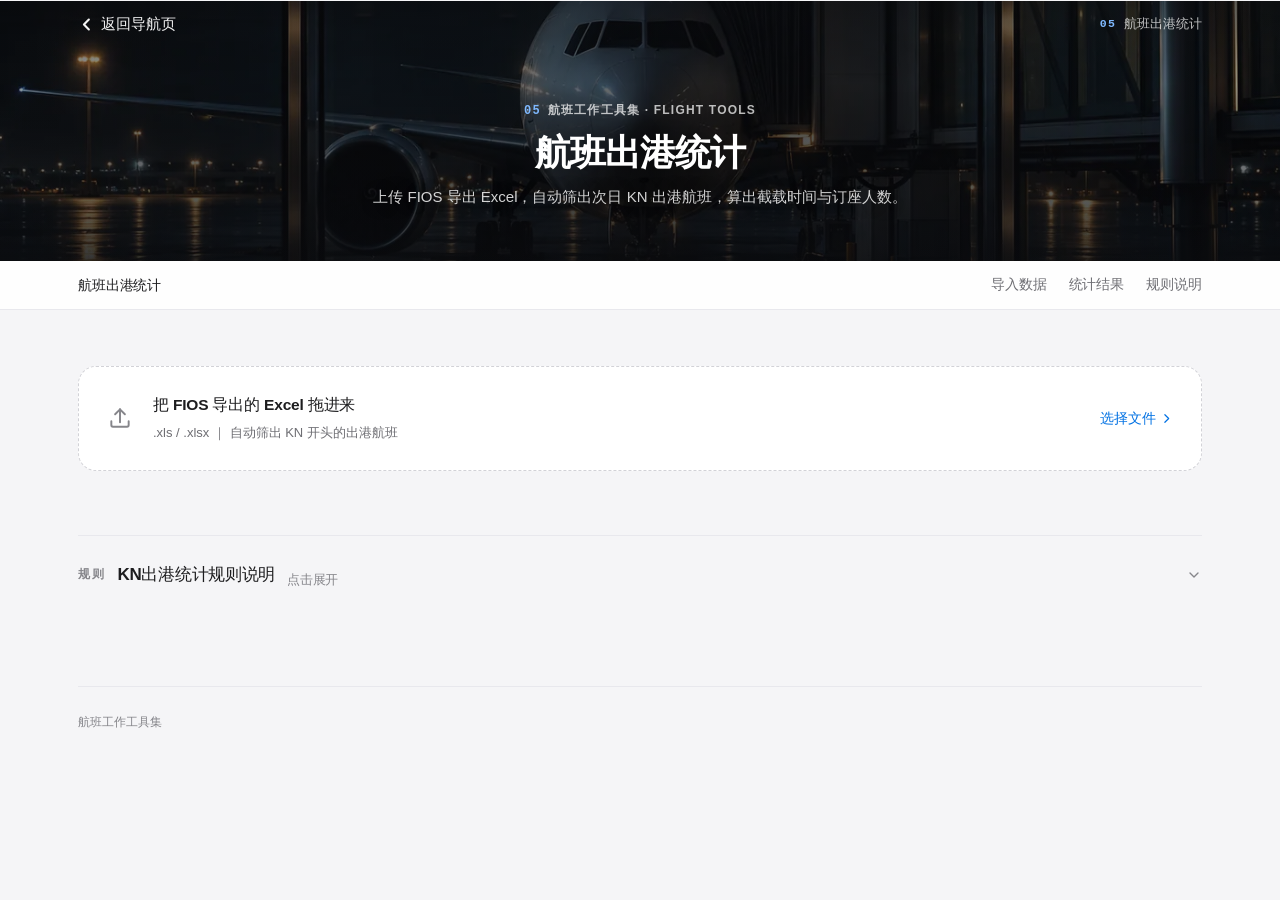
<file: kn-stats/index.html>
<!DOCTYPE html>
<html lang="zh-CN">
<head>
<meta charset="UTF-8">
<meta name="viewport" content="width=device-width, initial-scale=1">
<title>航班出港统计 · 航班工作工具集</title>
<link rel="icon" href="../assets/favicon.svg" type="image/svg+xml">
<meta name="description" content="导入 FIOS 出港 Excel，筛选 KN 航班、计算截载时间与订座人数、汇总早始发人数，导出图片。">
<meta property="og:type" content="website">
<meta property="og:title" content="航班出港统计 · 航班工作工具集">
<meta property="og:description" content="导入 FIOS 出港 Excel，筛选 KN 航班、计算截载时间与订座人数、汇总早始发人数，导出图片。">
<meta property="og:url" content="https://whaha5100-create.github.io/flight-tools/kn-stats/index.html">
<meta name="theme-color" content="#ffffff">
<link rel="stylesheet" href="../assets/site.css">
<script src="../assets/nav-scroll.js" defer></script>
<style>
  /* ============ kn-stats · 页面特有样式（通用样式见 ../assets/site.css）============ */
  /* 2026-10-02 全站统一配色：本页不再自持工具识别色，直接继承 site.css 的
     --tool: var(--brand) 与品牌蓝四档阶梯。原先写死在这里的 4 个色值已删除。 */

* { box-sizing:border-box; }
.upload { margin-top:24px; border:2px dashed var(--line); border-radius:var(--radius); background:#fff;
    transition:border-color .2s, background .2s; }
.upload.drag { border-color:var(--tool); background:var(--tool-light); }
.upload-inner { padding:42px 24px; text-align:center; }
.up-ic { font-size:42px; }
.upload-inner p { color:var(--muted); margin:12px 0 18px; font-size:15px; }
#resultArea { margin-top:24px; }
#resultArea table { width: 100%; table-layout: fixed; }
.stats-bar { display:flex; gap:12px; flex-wrap:wrap; margin-bottom:16px; }
.stat-pill { background:#fff; border:1px solid var(--line); border-radius:999px; padding:9px 16px; font-size:13.5px;
    color:var(--muted); box-shadow:var(--shadow-sm); }
.stat-pill b { color:var(--tool-dark); font-size:15px; }
.stat-pill.warn b { color:var(--amber); }
.table-wrap { background:#fff; border:1px solid var(--line); border-radius:var(--radius); overflow:hidden; box-shadow:var(--shadow-sm); }
table { width:100%; border-collapse:collapse; font-size:16px; }
thead th { background:#f5f5f7; color:var(--muted); font-weight:700; padding:12px 14px;
    text-align:center; font-size:16px; letter-spacing:.5px; border-bottom:1px solid var(--line); }
tbody td { padding:9px 14px; text-align:center; border-top:1px solid #e5e5ea; }
tbody td:first-child { text-align:center; font-weight:700; color:var(--ink); }
tbody tr:nth-child(even) { background:#fafafa; }
.note-tag { display:inline-block; background:var(--amber-soft); color:var(--amber); font-weight:700; font-size:12.5px;
    padding:3px 10px; border-radius:999px; border:1px solid var(--amber-line); }
/* 早始发汇总行：紧跟早始发航班之后（表格内分组小计），背景必须整行撑满 */
.early-summary-row td { background: #e8e8ed !important; color: var(--ink) !important; text-align: center !important;
  font-weight: 700; font-size: 14.5px; padding: 14px 20px; letter-spacing: 0.3px; white-space: nowrap; }
.empty { padding:40px; text-align:center; color:var(--muted); }

/* ============ 导出配色（2026-10-25）============
   只给「底色 / 字色」两个色板；表头、时间、分隔线、高客座圆点全部由这两个颜色推导
   （见 JS 的 buildPalette）。默认值 = 纯白 + 近黑 ⇒ 页面和导出图跟以前一模一样。
   ⚠️ 下面这批规则带 #resultArea 前缀，是为了压过 tool-page.css 里 .table-wrap 那套写死的白底。 */
#resultArea { --kn-bg:#ffffff; --kn-ink:#1d1d1f; --kn-sec:#6e6e73;
  --kn-rule:#e8e8ed; --kn-line:#d2d2d7; --kn-head:#fafafa; --kn-hover:#fbfcfd; --kn-sum:#e8e8ed;
  --kn-tag:#b4610d; --kn-tag-bg:#fdf3e3; --kn-tag-line:#eed9b8; }
#resultArea .table-wrap { background:var(--kn-bg); border-color:var(--kn-rule) !important; }
#resultArea .table-wrap thead th { background:var(--kn-head); color:var(--kn-sec); border-bottom-color:var(--kn-rule); }
#resultArea .table-wrap tbody td { color:var(--kn-ink); border-top-color:var(--kn-rule); }
#resultArea .table-wrap tbody tr:hover { background:var(--kn-hover); }
#resultArea .table-wrap tbody tr.early-summary-row td { background:var(--kn-sum) !important; color:var(--kn-ink) !important; }
#resultArea .note-tag { color:var(--kn-tag); background:var(--kn-tag-bg); border-color:var(--kn-tag-line); }

/* 配色控件：发丝描边 + 无底色，只有「可点」的东西用品牌蓝（选中环） */
.color-ctl { display:inline-flex; align-items:center; gap:14px; flex-wrap:wrap; }
.cc-label { font-size:12.5px; color:var(--muted-2); letter-spacing:.02em; }
.cc-field { display:inline-flex; align-items:center; gap:7px; font-size:13px; color:var(--muted); }
.cc-field input[type=color] {
  -webkit-appearance:none; appearance:none; width:22px; height:22px; padding:0;
  border:1px solid var(--line); border-radius:6px; background:none; cursor:pointer; overflow:hidden; }
.cc-field input[type=color]::-webkit-color-swatch-wrapper { padding:0; }
.cc-field input[type=color]::-webkit-color-swatch { border:0; border-radius:5px; }
.cc-sep { width:1px; height:18px; background:var(--line); }
.cc-presets { display:inline-flex; align-items:center; gap:9px; }
.cc-dot { width:21px; height:21px; padding:0; border:1px solid var(--line); border-radius:50%;
  background:#fff; cursor:pointer; display:inline-flex; align-items:center; justify-content:center;
  transition:outline-color var(--dur-fast) var(--ease-inout); }
.cc-dot > i { width:7px; height:7px; border-radius:50%; display:block; }
.cc-dot:hover { outline:2px solid var(--line); outline-offset:2px; }
.cc-dot[aria-pressed="true"] { outline:2px solid var(--brand); outline-offset:2px; }
.cc-reset { background:none; border:0; padding:0; font-size:12.5px; color:var(--muted-2);
  cursor:pointer; text-decoration:underline; text-underline-offset:3px; text-decoration-thickness:1px; }
.cc-reset:hover { color:var(--ink); }
.cc-warn { flex:0 0 100%; font-size:12.5px; color:var(--amber); }
.cc-warn[hidden] { display:none; }

  /* 本页主视觉配图：与首页卡片同一张（原创生成，无航司涂装 / 商标）。
     ⚠️ 必须写在页面里 —— CSS 的 url() 相对**样式表**解析，
        写进 assets/site.css 会指到 assets/assets/… 去。 */
  .hero { background-image: url("../assets/tools/05-kn-stats.webp"); }
  /* 六列等分太浪费 —— 给每列一个符合内容量的宽度（仅版式） */
  #tbl th:nth-child(1) { width: 15%; }
  #tbl th:nth-child(2) { width: 15%; }
  #tbl th:nth-child(3) { width: 12%; }
  #tbl th:nth-child(4) { width: 14%; }
  #tbl th:nth-child(5) { width: 14%; }
  #tbl th:nth-child(6) { width: 30%; }
</style>
<!-- 工具页 v3 设计语言（2026-10-23）。必须排在本页 <style> 之后 ——
     否则压不住页面里那批旧规则（圆角胶囊按钮 / 灰底统计卡 / 胶囊标签）。 -->
<link rel="stylesheet" href="../assets/tool-page.css">
</head>
<body>

  <!-- ============ 通栏吸顶页眉 + 满屏暗色主视觉（与首页同一套，样式在 assets/site.css）============ -->
  <header class="nav" id="nav">
    <div class="nav-inner">
      <a class="nav-back" href="../index.html"><svg class="ic" width="17" height="17" viewBox="0 0 16 16" fill="none" aria-hidden="true"><path d="M10.2 3.4 5.6 8l4.6 4.6" stroke="currentColor" stroke-width="2" stroke-linecap="round" stroke-linejoin="round"/></svg>返回导航页</a>
      <span class="nav-tool"><b>05</b>航班出港统计</span>
    </div>
  </header>

  <!-- ⚠️ 主视觉配图由本页 <style> 里的 .hero 规则给出 —— CSS 的 url() 相对**样式表**解析，
       写进共享层会指到 assets/assets/… 去。配图与本工具在首页卡片上是同一张（原创生成，无航司涂装 / 商标）。 -->
  <section class="hero is-tool">
    <p class="eyebrow"><span class="no">05</span>航班工作工具集 · FLIGHT TOOLS</p>
    <h1>航班出港统计</h1>
    <p class="lede">上传 FIOS 导出 Excel，自动筛出次日 KN 出港航班，算出截载时间与订座人数。</p>
  </section>


<div class="localnav">
  <div class="localnav-inner">
    <span class="ln-t">航班出港统计</span>
    <nav class="ln-links">
      <a href="#uploadArea">导入数据</a>
      <a href="#resultArea">统计结果</a>
      <a href="#rulesPanel">规则说明</a>
    </nav>
  </div>
</div>
  <div class="container">

    <div class="upload-zone no-click" id="uploadArea">
      <span class="icon" aria-hidden="true"><svg viewBox="0 0 24 24" fill="none" stroke="currentColor" stroke-width="1.8" stroke-linecap="round" stroke-linejoin="round" aria-hidden="true"><path d="M12 16V4"/><path d="M7.5 8.5 12 4l4.5 4.5"/><path d="M4 15v3.5A1.5 1.5 0 0 0 5.5 20h13a1.5 1.5 0 0 0 1.5-1.5V15"/></svg></span>
      <div class="uz-body">
        <div class="text">把 FIOS 导出的 Excel 拖进来</div>
        <div class="hint">.xls / .xlsx ｜ 自动筛出 KN 开头的出港航班</div>
      </div>
      <span class="uz-a" onclick="document.getElementById('fileInput').click()">选择文件 <svg viewBox="0 0 24 24" fill="none" stroke="currentColor" stroke-width="2.2" stroke-linecap="round" stroke-linejoin="round" aria-hidden="true"><path d="M9 5l7 7-7 7"/></svg></span>
      <input type="file" id="fileInput" accept=".xls,.xlsx" hidden>
    </div>

    <div id="resultArea" style="display:none">
      <div class="stats-bar" id="statsBar"></div>
      <div class="table-wrap">
        <table id="tbl">
          <thead><tr>
            <th>出港航班</th><th>到站</th><th>计飞</th><th>截载时间</th><th>出港订座</th><th>备注</th>
          </tr></thead>
          <tbody id="tbody"></tbody>
        </table>
      </div>
      <div class="actions">
        <button class="btn btn-primary" type="button" onclick="exportImage()">导出图片</button>
        <div class="color-ctl" id="colorCtl">
          <span class="cc-label">配色</span>
          <label class="cc-field">底色<input type="color" id="ccBg" value="#ffffff" aria-label="导出图底色"></label>
          <label class="cc-field">字色<input type="color" id="ccInk" value="#1d1d1f" aria-label="导出图字色"></label>
          <span class="cc-sep" aria-hidden="true"></span>
          <div class="cc-presets" id="ccPresets"></div>
          <button class="cc-reset" type="button" id="ccReset">恢复默认</button>
        </div>
        <div class="cc-warn" id="ccWarn" hidden>底色和字色太接近，导出图上的字会看不清。</div>
      </div>
      <div class="hint">截载时间 = 计飞 − 35 分钟；订座 = 出港订座三舱位数相加；订座 &gt; 160 标注「高客座航班」。</div>
    </div>

    <!-- 规则说明面板 -->
    <div class="rules-panel" id="rulesPanel">
<div class="rules-header" id="rulesHeader" onclick="document.getElementById('rulesPanel').classList.toggle('open')">
      <div class="title">
        <span class="r-k">规则</span>
        <span class="r-t">KN出港统计规则说明</span>
        <!-- 展开/收起文案用 CSS 切，不写进 JS —— 面板开合只切 .open 类 -->
        <span class="hint"><span class="when-closed">点击展开</span><span class="when-open">点击收起</span></span>
      </div>
      <div class="arrow" aria-hidden="true"><svg viewBox="0 0 24 24" fill="none" stroke="currentColor" stroke-width="2" stroke-linecap="round" stroke-linejoin="round"><path d="M6 9l6 6 6-6"/></svg></div>
    </div>
      <div class="rules-body">
        <div class="rules-intro">
          系统读取 FIOS 导出的出港航班 Excel，按下列规则筛选与计算 KN 航班：
        </div>
        <div class="rules-inner">
          <ul>
            <li><b>筛选 KN 出港：</b>仅保留航班号以 <code>KN</code> 开头的出港航班，并自动去除航班号中的 <code>#</code> 与 <code>&amp;</code> 符号。</li>
            <li><b>排除取消：</b>机号 / 状态为 <code>CNL / DEL</code> 的航班不计入统计。</li>
            <li><b>截载时间：</b>截载 = 计飞 − 35 分钟，便于安排值机截止时刻。</li>
            <li><b>订座人数：</b>出港订座各舱位数相加，得到该航班总订座人数。</li>
            <li><b>早始发汇总：</b>计飞在 <b>10:30（含）之前</b> 的航班，单独汇总其订座人数，便于早班保障排班。</li>
            <li><b>高客座标注：</b>订座人数 <b>&gt; 160</b> 的航班标注「高客座航班」，提示重点保障。</li>
            <li><b>排序与导出：</b>结果按计飞时间从早到晚排序；可一键导出图片，用于值机保障群发布。</li>
            <li><b>导出配色：</b>默认纯白底 + 近黑字（与以往完全一致）。也可自选底色与字色，其余层级（表头、时间、分隔线、高客座圆点）由这两个颜色自动推导，保证任何配色下都读得清；所选配色会记住，下次打开仍生效。</li>
          </ul>
        </div>
      </div>
    </div>

    <footer class="site-footer">航班工作工具集</footer>
  </div>

  <script src="libs/xlsx.full.min.js"></script>
  <script>
  var processed = [];   // [{flight,dest,dep,cut,sum,note,early}]
  var earlyTotal = 0;

  // ---------- 工具函数 ----------
  function parseTime(t){
    t = String(t||'').trim();
    if(!/^\d{3,4}$/.test(t)) return null;
    if(t.length===3) t='0'+t;
    return parseInt(t.slice(0,2),10)*60 + parseInt(t.slice(2),10);
  }
  function fmtTime(m){
    if(m==null) return '';
    m = ((m%1440)+1440)%1440;
    return String(Math.floor(m/60)).padStart(2,'0') + String(m%60).padStart(2,'0');
  }
  function bookingSum(s){
    return String(s||'').split(/[|\/]/).map(function(x){ return parseInt(x.replace(/\D/g,''),10)||0; })
            .reduce(function(a,b){ return a+b; },0);
  }
  function esc(s){ var d=document.createElement('div'); d.textContent=s==null?'':s; return d.innerHTML; }

  // ---------- 文件读取与解析 ----------
  var fileInput = document.getElementById('fileInput');
  fileInput.addEventListener('change', function(e){ if(e.target.files[0]) handleFile(e.target.files[0]); });

  var uploadArea = document.getElementById('uploadArea');
  ['dragenter','dragover'].forEach(function(ev){ uploadArea.addEventListener(ev, function(e){ e.preventDefault(); uploadArea.classList.add('drag'); }); });
  ['dragleave','drop'].forEach(function(ev){ uploadArea.addEventListener(ev, function(e){ e.preventDefault(); uploadArea.classList.remove('drag'); }); });
  uploadArea.addEventListener('drop', function(e){ if(e.dataTransfer.files[0]) handleFile(e.dataTransfer.files[0]); });

  function handleFile(file){
    var reader = new FileReader();
    reader.onload = function(e){
      try{
        var wb = XLSX.read(new Uint8Array(e.target.result), {type:'array'});
        var ws = wb.Sheets[wb.SheetNames[0]];
        var rows = XLSX.utils.sheet_to_json(ws, {header:1, defval:''});
        process(rows);
      }catch(err){
        alert('解析失败：' + err.message + '\n请确认是 FIOS 导出的 Excel 文件。');
      }
    };
    reader.readAsArrayBuffer(file);
  }

  // 根据表头文字定位列（适配不同日期 FIOS 导出列顺序差异）
  function findCol(headers, names){
    for(var n=0;n<names.length;n++){
      for(var c=0;c<headers.length;c++){
        if(String(headers[c]||'').trim().indexOf(names[n])>=0) return c;
      }
    }
    return -1;
  }

  function process(rows){
    processed = [];
    if(!rows || !rows.length){ render(); return; }
    // 定位表头行：前几行中找含「出港航班」的那一行
    var hRow = 0;
    for(var i=0;i<Math.min(rows.length,8);i++){
      var found = rows[i].some(function(c){ return String(c||'').indexOf('出港航班')>=0; });
      if(found){ hRow = i; break; }
    }
    var header = rows[hRow] || [];
    var cFlight = findCol(header, ['出港航班','出港航班号']);
    var cDest  = findCol(header, ['到站']);
    var cDep   = findCol(header, ['计离']);          // 本场出发时间
    var cAc    = findCol(header, ['机号']);
    var cBook  = findCol(header, ['出港订座']);

    var droppedCancel = 0, droppedNonKN = 0;
    for(var j=hRow+1;j<rows.length;j++){
      var r = rows[j];
      if(cFlight<0) break;
      var rawFlight = String(r[cFlight]||'').trim();
      if(!rawFlight) continue;                                  // 非出港航班行（进港航班在此列通常为空）
      var ac = (cAc>=0) ? String(r[cAc]||'').trim().toUpperCase() : '';
      if(ac==='CNL' || ac==='DEL'){ droppedCancel++; continue; } // 取消航班
      var flight = rawFlight.replace(/[#&]/g,'').trim();
      if(flight.indexOf('KN')!==0){ droppedNonKN++; continue; }  // 仅保留 KN 开头
      var dep = (cDep>=0) ? String(r[cDep]||'').trim() : '';
      var depMin = parseTime(dep);
      var sum = (cBook>=0) ? bookingSum(r[cBook]) : 0;
      var cutMin = (depMin==null) ? null : depMin - 35;
      processed.push({
        flight: flight,
        dest: (cDest>=0) ? String(r[cDest]||'').trim() : '',
        dep: dep,
        cut: fmtTime(cutMin),
        sum: sum,
        note: sum>160 ? '高客座航班' : '',
        early: (depMin!=null && depMin <= 630)        // 10:30（含）之前
      });
    }
    // 按计飞升序
    processed.sort(function(a,b){ return (parseTime(a.dep)||9999) - (parseTime(b.dep)||9999); });
    earlyTotal = processed.filter(function(x){return x.early;}).reduce(function(a,b){return a+b.sum;},0);
    render();
  }

  // ---------- 渲染 ----------
  function render(){
    var earlyRows = processed.filter(function(x){ return x.early; });
    var lateRows  = processed.filter(function(x){ return !x.early; });
    var html = '';
    earlyRows.forEach(function(x){ html += rowHtml(x); });
    // 早始发汇总行：紧跟早始发航班之后（计飞 10:30 含之前），作为分组小计
    if (earlyRows.length > 0) {
      html += '<tr class="early-summary-row"><td colspan="6">早始发人数：' + earlyTotal +
              '（' + earlyRows.length + ' 班，计飞 10:30（含）之前）</td></tr>';
    }
    lateRows.forEach(function(x){ html += rowHtml(x); });
    if(!processed.length){
      html = '<tr><td colspan="6" class="empty">未找到符合条件的 KN 出港航班，请检查文件。</td></tr>';
    }
    document.getElementById('tbody').innerHTML = html;

    document.getElementById('statsBar').innerHTML =
      '<span class="stat-pill">KN出港航班 <b>' + processed.length + '</b> 班</span>' +
      '<span class="stat-pill">早始发人数 <b>' + earlyTotal + '</b></span>';

    document.getElementById('resultArea').style.display = 'block';
    uploadArea.style.display = 'none';
  }

  function rowHtml(x){
    var note = x.note ? '<span class="note-tag">'+esc(x.note)+'</span>' : '';
    return '<tr>' +
      '<td>'+esc(x.flight)+'</td>' +
      '<td>'+esc(x.dest)+'</td>' +
      '<td>'+esc(x.dep)+'</td>' +
      '<td>'+esc(x.cut)+'</td>' +
      '<td><b>'+esc(x.sum)+'</b></td>' +
      '<td>'+note+'</td>' +
    '</tr>';
  }

  // ---------- 导出配色（2026-10-25）----------
  // 只开放「底色 / 字色」两个色板。原因：整张图是「五级灰度 + 一条琥珀」建的层次，
  // 5 个颜色全开放的话，深底一配就全糊 —— 所以其余层级由这两个颜色推导。
  var KN_KEY = 'knExportColors.v1';
  var KN_DEF = { bg:'#ffffff', ink:'#1d1d1f' };
  var KN_PRESETS = [
    { n:'纯白',   bg:'#ffffff', ink:'#1d1d1f' },
    { n:'米白',   bg:'#faf7f2', ink:'#1d1d1f' },
    { n:'浅灰',   bg:'#f1f1f4', ink:'#1d1d1f' },
    { n:'深空灰', bg:'#1d1d1f', ink:'#f5f5f7' },
    { n:'墨黑',   bg:'#000000', ink:'#ffffff' }
  ];
  var colorState = { bg: KN_DEF.bg, ink: KN_DEF.ink };

  function hex2rgb(h){
    h = String(h||'').replace('#','');
    if(h.length===3) h = h.charAt(0)+h.charAt(0)+h.charAt(1)+h.charAt(1)+h.charAt(2)+h.charAt(2);
    var n = parseInt(h,16);
    return isNaN(n) ? [0,0,0] : [(n>>16)&255, (n>>8)&255, n&255];
  }
  function rgb2hex(a){
    return '#' + a.map(function(v){
      v = Math.max(0, Math.min(255, Math.round(v)));
      return (v<16?'0':'') + v.toString(16);
    }).join('');
  }
  function mixHex(a, b, t){                    // a 往 b 靠 t（0~1）
    var A = hex2rgb(a), B = hex2rgb(b);
    return rgb2hex([A[0]+(B[0]-A[0])*t, A[1]+(B[1]-A[1])*t, A[2]+(B[2]-A[2])*t]);
  }
  function relLum(hex){
    var c = hex2rgb(hex).map(function(v){ v/=255; return v<=.03928 ? v/12.92 : Math.pow((v+.055)/1.055, 2.4); });
    return .2126*c[0] + .7152*c[1] + .0722*c[2];
  }
  function contrastRatio(a, b){
    var la = relLum(a), lb = relLum(b), hi = Math.max(la,lb), lo = Math.min(la,lb);
    return (hi+.05)/(lo+.05);
  }
  function isDefaultColor(){
    return String(colorState.bg).toLowerCase()===KN_DEF.bg &&
           String(colorState.ink).toLowerCase()===KN_DEF.ink;
  }

  // 🔥 默认配色走「原值直通」，不做近似推导 —— 保证不改色时页面与导出图跟旧版一模一样。
  function buildPalette(bg, ink){
    if(String(bg).toLowerCase()==='#ffffff' && String(ink).toLowerCase()==='#1d1d1f'){
      return { bg:'#ffffff', ink:'#1d1d1f', time:'#424245', sec:'#6e6e73', ter:'#86868b',
               rule:'#e5e5ea', ruleStrong:'#d2d2d7', dot:'#c07c21',
               pageRule:'#e8e8ed', pageLine:'#d2d2d7', head:'#fafafa', hover:'#fbfcfd', sum:'#e8e8ed',
               tag:'#b4610d', tagBg:'#fdf3e3', tagLine:'#eed9b8' };
    }
    // 高客座圆点：白底用深琥珀，深底换成亮琥珀，否则在深灰上会糊成一片
    var dot = contrastRatio('#c07c21', bg) >= 2.4 ? '#c07c21' : '#f0b45a';
    return {
      bg: bg, ink: ink,
      time: mixHex(bg, ink, .86),        // 计飞 / 截载时间
      sec:  mixHex(bg, ink, .62),        // 表头 / 标签 / 单位
      ter:  mixHex(bg, ink, .50),        // 日期 / 小计说明
      rule: mixHex(bg, ink, .10),        // 发丝线
      ruleStrong: mixHex(bg, ink, .18),  // 表头下线 / 小计上下线
      pageRule: mixHex(bg, ink, .10),
      pageLine: mixHex(bg, ink, .22),
      head: mixHex(bg, ink, .035),       // 表头底色
      hover: mixHex(bg, ink, .05),
      sum: mixHex(bg, ink, .09),         // 早始发小计整行
      dot: dot,
      tag: dot,
      tagBg: mixHex(bg, dot, .12),
      tagLine: mixHex(bg, dot, .30)
    };
  }

  function knApplyColors(){
    var P = buildPalette(colorState.bg, colorState.ink);
    var el = document.getElementById('resultArea');
    if(el){
      el.style.setProperty('--kn-bg', P.bg);
      el.style.setProperty('--kn-ink', P.ink);
      el.style.setProperty('--kn-sec', P.sec);
      el.style.setProperty('--kn-rule', P.pageRule);
      el.style.setProperty('--kn-line', P.pageLine);
      el.style.setProperty('--kn-head', P.head);
      el.style.setProperty('--kn-hover', P.hover);
      el.style.setProperty('--kn-sum', P.sum);
      el.style.setProperty('--kn-tag', P.tag);
      el.style.setProperty('--kn-tag-bg', P.tagBg);
      el.style.setProperty('--kn-tag-line', P.tagLine);
    }
    var bgIn = document.getElementById('ccBg'), inkIn = document.getElementById('ccInk');
    if(bgIn)  bgIn.value  = colorState.bg;
    if(inkIn) inkIn.value = colorState.ink;
    var dots = document.querySelectorAll('.cc-dot');
    for(var i=0;i<dots.length;i++){
      var on = String(dots[i].getAttribute('data-bg')).toLowerCase()===String(colorState.bg).toLowerCase() &&
               String(dots[i].getAttribute('data-ink')).toLowerCase()===String(colorState.ink).toLowerCase();
      dots[i].setAttribute('aria-pressed', on ? 'true' : 'false');
    }
    var warn = document.getElementById('ccWarn');
    if(warn) warn.hidden = contrastRatio(colorState.bg, colorState.ink) >= 3;
  }

  function knSaveColors(){
    try{ localStorage.setItem(KN_KEY, JSON.stringify(colorState)); }catch(e){}
  }

  (function initColors(){
    try{
      var s = JSON.parse(localStorage.getItem(KN_KEY) || 'null');
      if(s && /^#[0-9a-f]{6}$/i.test(s.bg) && /^#[0-9a-f]{6}$/i.test(s.ink)){
        colorState.bg = s.bg.toLowerCase();
        colorState.ink = s.ink.toLowerCase();
      }
    }catch(e){}

    var box = document.getElementById('ccPresets');
    if(box){
      KN_PRESETS.forEach(function(p){
        var b = document.createElement('button');
        b.type = 'button';
        b.className = 'cc-dot';
        b.title = p.n;
        b.setAttribute('data-color-chip', '');   // 声明为色板：色板本来就该显示任意颜色
        b.setAttribute('aria-label', '配色：' + p.n);
        b.setAttribute('data-bg', p.bg);
        b.setAttribute('data-ink', p.ink);
        b.style.background = p.bg;
        var i = document.createElement('i');
        i.style.background = p.ink;
        b.appendChild(i);
        b.addEventListener('click', function(){
          colorState.bg = p.bg; colorState.ink = p.ink;
          knSaveColors(); knApplyColors();
        });
        box.appendChild(b);
      });
    }

    var bgIn = document.getElementById('ccBg'), inkIn = document.getElementById('ccInk');
    function onPick(){
      colorState.bg = bgIn.value; colorState.ink = inkIn.value;
      knSaveColors(); knApplyColors();
    }
    if(bgIn)  bgIn.addEventListener('input', onPick);
    if(inkIn) inkIn.addEventListener('input', onPick);

    var rst = document.getElementById('ccReset');
    if(rst) rst.addEventListener('click', function(){
      colorState.bg = KN_DEF.bg; colorState.ink = KN_DEF.ink;
      knSaveColors(); knApplyColors();
    });

    knApplyColors();
  })();

  // ---------- 导出图片（Canvas 2x · 白底极简版 · 2026-10 改版） ----------
  // 设计依据：苹果 HIG 的「字重 + 字号 + 颜色」三层建层级；Linear 的「只用发丝线、不用阴影填充」；
  // Vercel 的「避开 60–80% 亮度的灰」。所以：白底、无卡片外壳、无整行灰底、无口径注释。
  function exportImage(){
    if(!processed.length){ alert('请先上传并生成统计表'); return; }

    var F = '"PingFang SC","Microsoft YaHei",sans-serif';
    var M = '"SF Mono","Menlo",ui-monospace';
    // 配色由「底色 + 字色」推导（默认值时 buildPalette 直通旧版原值）
    var PAL = buildPalette(colorState.bg, colorState.ink);
    var BG=PAL.bg, INK=PAL.ink, SEC=PAL.sec, TIME=PAL.time, TER=PAL.ter,
        RULE=PAL.rule, RULE_STRONG=PAL.ruleStrong, DOT=PAL.dot;

    // 字距必须跟着字号走：大字收负字距，小字加正字距
    function tracked(s,x,y,sp){
      ctx.textAlign='left';
      var chars=Array.from(s), sx=x;
      for(var i=0;i<chars.length;i++){ ctx.fillText(chars[i],sx,y); sx+=ctx.measureText(chars[i]).width+sp; }
    }
    function tw(s,sp){
      var chars=Array.from(s), w=0;
      for(var i=0;i<chars.length;i++) w+=ctx.measureText(chars[i]).width+sp;
      return w-sp;
    }

    var earlyRows = processed.filter(function(x){ return x.early; });
    var lateRows  = processed.filter(function(x){ return !x.early; });
    var hasGroup  = earlyRows.length > 0;
    var earlyNum  = earlyRows.reduce(function(a,b){ return a + (Number(b.sum)||0); },0);
    var highN     = processed.filter(function(x){ return (Number(x.sum)||0) > 160; }).length;

    // GAP：右对齐列的表头与数字都要从列右边界内缩，否则「出港订座」会和「备注」表头挤成一串
    var GAP = 12;
    var cols = [
      {t:'出港航班', w:136, a:'left',  pl:0},
      {t:'到站',     w:152, a:'left',  pl:12},
      {t:'计飞',     w:88,  a:'right'},
      {t:'截载时间', w:104, a:'right'},
      {t:'出港订座', w:104, a:'right'},
      {t:'备注',     w:96,  a:'left',  pl:12}
    ];
    var tableW = cols.reduce(function(a,c){ return a+c.w; },0);
    var pad = 56;
    var W = tableW + pad*2;

    var rowH = 56, headerH = 40, groupH = 72;
    var headTop = pad + 48 + 40 + 34 + 48;   // 顶部留白 → 标题 → 数字标签 → 数字值 → 表头
    var bodyH = headerH + rowH*processed.length + (hasGroup ? groupH : 0);
    var H = headTop + bodyH + 56;

    var scale = 2;
    var canvas = document.createElement('canvas');
    canvas.width = W*scale; canvas.height = H*scale;
    var ctx = canvas.getContext('2d');
    ctx.scale(scale,scale);

    ctx.fillStyle = BG; ctx.fillRect(0,0,W,H);
    var x0 = pad, xw = tableW;

    var now = new Date();
    var dateStr = now.getFullYear() + '-' + String(now.getMonth()+1).padStart(2,'0') + '-' + String(now.getDate()).padStart(2,'0');
    var timeStr = String(now.getHours()).padStart(2,'0') + ':' + String(now.getMinutes()).padStart(2,'0');

    // ── 标题 ──
    var y = pad + 48;
    ctx.textAlign='left'; ctx.textBaseline='alphabetic';
    ctx.fillStyle = INK; ctx.font = '600 30px ' + F;
    ctx.fillText('KN 航班出港统计', x0, y);
    ctx.fillStyle = TER; ctx.font = '500 13px ' + M; ctx.textAlign = 'right';
    ctx.fillText(dateStr + '  ' + timeStr, x0 + xw, y - 2);

    // ── 三个数字：标签在上、数值在下，按实际宽度排（固定列宽会让后两块显得更挤） ──
    y += 40;
    var figs = [
      {label:'出港航班',   v:String(processed.length), unit:'班'},
      {label:'早始发人数', v:String(earlyNum),         unit:'人'},
      {label:'高客座航班', v:String(highN),            unit:'班'}
    ];
    var FIG_GAP = 56;
    var figW = figs.map(function(fg){
      ctx.font = '500 12px ' + F; var lw = tw(fg.label, 1.0);
      ctx.font = '600 30px ' + M; var vw = ctx.measureText(fg.v).width;
      ctx.font = '400 13px ' + F; var uw = ctx.measureText(fg.unit).width;
      return Math.max(lw, vw + 5 + uw);
    });
    var fx = x0;
    figs.forEach(function(fg, i){
      ctx.textAlign='left'; ctx.textBaseline='alphabetic';
      ctx.fillStyle = SEC; ctx.font = '500 12px ' + F;
      tracked(fg.label, fx, y, 1.0);
      ctx.fillStyle = INK; ctx.font = '600 30px ' + M;
      var vw = ctx.measureText(fg.v).width;
      ctx.fillText(fg.v, fx, y + 34);
      ctx.fillStyle = SEC; ctx.font = '400 13px ' + F;
      ctx.fillText(fg.unit, fx + vw + 5, y + 34);
      fx += figW[i] + FIG_GAP;
    });

    // ── 表头：小字 + 微加字距，当"标签层"用，不铺灰底 ──
    ctx.textBaseline = 'middle';
    ctx.fillStyle = SEC; ctx.font = '500 12px ' + F;
    var cx = x0;
    cols.forEach(function(c){
      var w = tw(c.t, 1.2);
      var tx = c.a === 'right' ? cx + c.w - GAP - w : cx + (c.pl || 0);
      tracked(c.t, tx, headTop + headerH/2 + 1, 1.2);
      cx += c.w;
    });
    ctx.strokeStyle = RULE_STRONG; ctx.lineWidth = 1;
    ctx.beginPath(); ctx.moveTo(x0, headTop + headerH + .5); ctx.lineTo(x0 + xw, headTop + headerH + .5); ctx.stroke();

    var ry = headTop + headerH;

    function drawRow(x){
      var base = ry + rowH/2;
      ctx.textBaseline = 'middle';

      ctx.fillStyle = INK; ctx.font = '600 16px ' + M; ctx.textAlign='left';
      ctx.fillText(x.flight, x0, base + 1);

      ctx.fillStyle = INK; ctx.font = '400 16px ' + F;
      ctx.fillText(x.dest, x0 + cols[0].w + cols[1].pl, base + 1);

      var px = x0 + cols[0].w + cols[1].w;
      ctx.fillStyle = TIME; ctx.font = '500 15px ' + M; ctx.textAlign='right';
      ctx.fillText(x.dep, px + cols[2].w - GAP, base + 1); px += cols[2].w;
      ctx.fillText(x.cut, px + cols[3].w - GAP, base + 1); px += cols[3].w;

      // 订座 = 这张表的主角：19px 600，可以放心压深
      ctx.fillStyle = INK; ctx.font = '600 19px ' + M;
      ctx.fillText(String(x.sum), px + cols[4].w - GAP, base + 1); px += cols[4].w;

      // 高客座：圆点 + 文字（不单靠颜色传信息）。圆点必须离数字够远，贴着会被读成小数点
      if ((Number(x.sum)||0) > 160){
        ctx.fillStyle = DOT;
        ctx.beginPath(); ctx.arc(px + 18, base - 4, 2.8, 0, Math.PI*2); ctx.fill();
        ctx.fillStyle = SEC; ctx.font = '500 12px ' + F; ctx.textAlign='left';
        ctx.fillText('高客座', px + 28, base + 1);
      }

      ctx.strokeStyle = RULE; ctx.lineWidth = 1;
      ctx.beginPath(); ctx.moveTo(x0, ry + rowH + .5); ctx.lineTo(x0 + xw, ry + rowH + .5); ctx.stroke();
      ry += rowH;
    }

    earlyRows.forEach(drawRow);

    // ── 早始发小计：不做整行灰底，用两条线收住，合计数落在「出港订座」列上 ──
    if (hasGroup){
      ctx.strokeStyle = RULE_STRONG; ctx.lineWidth = 1;
      ctx.beginPath(); ctx.moveTo(x0, ry + .5); ctx.lineTo(x0 + xw, ry + .5); ctx.stroke();

      var mid = ry + groupH/2;
      ctx.textBaseline='alphabetic'; ctx.textAlign='left';
      ctx.fillStyle = TER; ctx.font = '500 12px ' + F;
      tracked('早始发小计', x0, mid - 4, 1.2);
      ctx.fillStyle = SEC; ctx.font = '400 13px ' + F;
      ctx.fillText(earlyRows.length + ' 班 · 计飞 10:30（含）之前', x0, mid + 17);

      var bigX = x0 + xw - cols[5].w - GAP;   // = 出港订座列右边界
      ctx.textAlign='right';
      ctx.fillStyle = INK; ctx.font = '600 24px ' + M;
      ctx.fillText(String(earlyNum), bigX, mid + 8);
      ctx.textAlign='left';
      ctx.fillStyle = SEC; ctx.font = '400 13px ' + F;
      ctx.fillText('人', bigX + 7, mid + 8);

      ctx.strokeStyle = RULE_STRONG; ctx.lineWidth = 1;
      ctx.beginPath(); ctx.moveTo(x0, ry + groupH + .5); ctx.lineTo(x0 + xw, ry + groupH + .5); ctx.stroke();
      ry += groupH;
    }

    lateRows.forEach(drawRow);

    var a = document.createElement('a');
    a.href = canvas.toDataURL('image/png');
    a.download = '航班出港统计_' + dateStr + '.png';
    a.click();
  }

  </script>
</body>
</html>
</file>
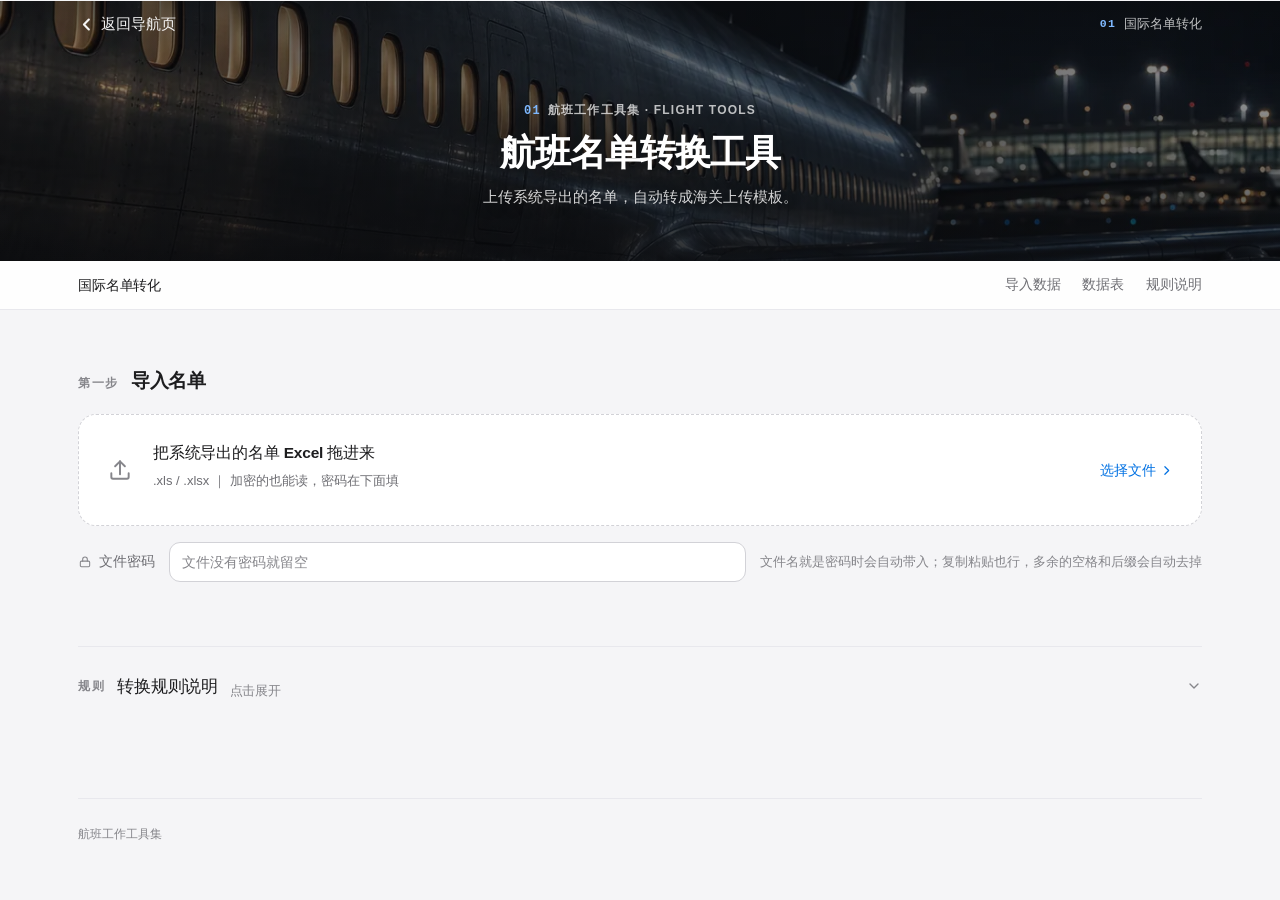
<file: manifest/index.html>
<!DOCTYPE html>
<html lang="zh-CN">
<head>
<meta charset="UTF-8">
<meta name="viewport" content="width=device-width, initial-scale=1.0">
<title>国际名单转化 · 航班工作工具集</title>
<link rel="icon" href="../assets/favicon.svg" type="image/svg+xml">
<meta name="description" content="国际航班旅客名单转海关上传模板：自动转换国籍/性别/证件代码，判定出入境与往来机场，导出可直接上传的 Excel。">
<meta property="og:type" content="website">
<meta property="og:title" content="国际名单转化 · 航班工作工具集">
<meta property="og:description" content="国际航班旅客名单转海关上传模板：自动转换国籍/性别/证件代码，判定出入境与往来机场，导出可直接上传的 Excel。">
<meta property="og:url" content="https://whaha5100-create.github.io/flight-tools/manifest/index.html">
<meta name="theme-color" content="#ffffff">
<!-- 优先加载本地 SheetJS（自包含，不依赖外网 CDN）；若本地缺失则回退 CDN -->
<script src="libs/xlsx.full.min.js"></script>
<!-- 旧版 Standard 加密（二进制头）解密，纯 JS 无依赖；Agile 仍走 xlsx-populate -->
<script src="libs/standard-decrypt.js"></script>
<script>
  if (typeof XLSX === 'undefined') {
    document.write('<script src="https://cdn.sheetjs.com/xlsx-0.20.0/package/dist/xlsx.full.min.js"><\/script>');
  }
</script>
<link rel="stylesheet" href="../assets/site.css">
<link rel="stylesheet" href="../assets/tool-page.css">
<script src="../assets/nav-scroll.js" defer></script>
<style>
  /* 工具页的视觉全部搬到 ../assets/tool-page.css（2026-10-23 v3）。
     本页只留「主视觉配图」这一条 —— CSS 的 url() 相对**样式表**解析，
     写进 assets/ 下的文件会指到 assets/assets/… 去，所以图必须由页面自己给。 */
  .hero { background-image: url("../assets/tools/01-manifest.webp"); }
</style>
</head>
<body>

  <!-- ============ 通栏吸顶页眉 + 满屏暗色主视觉（与首页同一套，样式在 assets/site.css）============ -->
  <header class="nav" id="nav">
    <div class="nav-inner">
      <a class="nav-back" href="../index.html"><svg class="ic" width="17" height="17" viewBox="0 0 16 16" fill="none" aria-hidden="true"><path d="M10.2 3.4 5.6 8l4.6 4.6" stroke="currentColor" stroke-width="2" stroke-linecap="round" stroke-linejoin="round"/></svg>返回导航页</a>
      <span class="nav-tool"><b>01</b>国际名单转化</span>
    </div>
  </header>

  <!-- ⚠️ 主视觉配图由本页 <style> 里的 .hero 规则给出 —— CSS 的 url() 相对**样式表**解析，
       写进共享层会指到 assets/assets/… 去。配图与本工具在首页卡片上是同一张（原创生成，无航司涂装 / 商标）。 -->
  <section class="hero is-tool">
    <p class="eyebrow"><span class="no">01</span>航班工作工具集 · FLIGHT TOOLS</p>
    <h1>航班名单转换工具</h1>
    <p class="lede">上传系统导出的名单，自动转成海关上传模板。</p>
  </section>

<!-- 本地导航：吸在 48px 页眉下面。原来要滚到页面最底部才能点到「规则说明」。 -->
<div class="localnav">
  <div class="localnav-inner">
    <span class="ln-t">国际名单转化</span>
    <nav class="ln-links">
      <a href="#uploadZone">导入数据</a>
      <a href="#previewWrapper">数据表</a>
      <a href="#rulesPanel">规则说明</a>
    </nav>
  </div>
</div>

<div class="container">


  <!-- 导入区：单行条，左对齐。
       ⚠️ 整块可点 —— JS 在 #uploadZone 上绑了 click → fileInput.click()，
          「选择文件」只是视觉提示，不要给它单独绑事件（会重复弹框）。 -->
  <div class="sec-h">
    <span class="k">第一步</span>
    <span class="t">导入名单</span>
  </div>

  <div class="upload-zone anim" id="uploadZone" style="animation-delay:0.1s">
    <span class="icon" aria-hidden="true">
      <svg viewBox="0 0 24 24" fill="none" stroke="currentColor" stroke-width="1.8" stroke-linecap="round" stroke-linejoin="round">
        <path d="M12 16V4"/><path d="M7.5 8.5 12 4l4.5 4.5"/>
        <path d="M4 15v3.5A1.5 1.5 0 0 0 5.5 20h13a1.5 1.5 0 0 0 1.5-1.5V15"/>
      </svg>
    </span>
    <div class="uz-body">
      <div class="text">把系统导出的名单 Excel 拖进来</div>
      <div class="hint">.xls / .xlsx ｜ 加密的也能读，密码在下面填</div>
      <div class="filename" id="filename"></div>
    </div>
    <span class="uz-a">选择文件
      <svg viewBox="0 0 24 24" fill="none" stroke="currentColor" stroke-width="2.2" stroke-linecap="round" stroke-linejoin="round" aria-hidden="true"><path d="M9 5l7 7-7 7"/></svg>
    </span>
    <input type="file" id="fileInput" accept=".xls,.xlsx">
  </div>

  <!-- 文件密码：系统导出的名单是加密的，在这里填密码即可直接转换（留空 = 按未加密文件读）
       放在「开始转换」按钮之前 —— 阅读顺序是 选文件 → 填密码 → 点转换 -->
  <div class="pwd-row anim" id="pwdRow" style="animation-delay:0.1s">
    <label class="pwd-label" for="pwdInput">
      <svg viewBox="0 0 24 24" fill="none" stroke="currentColor" stroke-width="1.8" stroke-linecap="round" stroke-linejoin="round" aria-hidden="true">
        <rect x="4" y="10.5" width="16" height="9.5" rx="2"/><path d="M8 10.5V7.5a4 4 0 0 1 8 0v3"/>
      </svg>
      文件密码
    </label>
    <input type="password" id="pwdInput" placeholder="文件没有密码就留空" autocomplete="off" spellcheck="false">
    <span class="pwd-hint" id="pwdHint">文件名就是密码时会自动带入；复制粘贴也行，多余的空格和后缀会自动去掉</span>
  </div>

  <!-- 显式开始转换按钮（选文件后出现） -->
  <div class="controls" id="convertRow" style="display:none">
    <button class="btn btn-success" id="convertBtn">开始转换</button>
    <span class="info" id="convertInfo">已选择文件，点击开始转换</span>
  </div>

  <!-- Error -->
  <div class="error-msg" id="errorMsg"></div>

  <!-- Loading -->
  <div class="loading" id="loading">
    <div class="spinner"></div>
    <div>正在解析与转换，请稍候…</div>
  </div>

  <!-- 结果区小节标题：默认隐藏，renderSummary() 里打开（见 hideResult 同步关掉） -->
  <div class="sec-h" id="resultHead" style="display:none">
    <span class="k">第二步</span>
    <span class="t">转换结果</span>
  </div>

  <!-- Summary Cards -->
  <div class="summary-row" id="summaryRow" style="display:none">
    <div class="summary-card">
      <div class="card-top"><span class="label">航班号</span></div>
      <div class="value" id="sumFlight">—</div>
      <div class="sub" id="sumDate">—</div>
    </div>
    <div class="summary-card accent-green">
      <div class="card-top"><span class="label">出入境</span></div>
      <div class="value" id="sumDir">—</div>
    </div>
    <div class="summary-card">
      <div class="card-top"><span class="label">旅客数</span></div>
      <div class="value" id="sumPax">—</div>
      <div class="sub">条记录已写入</div>
    </div>
    <div class="summary-card">
      <div class="card-top"><span class="label">往来机场</span></div>
      <div class="value" id="sumCp">—</div>
    </div>
  </div>

  <!-- Preview（生成的 Excel 预览）-->
  <div class="table-wrapper anim" id="previewWrapper" style="display:none">
    <div class="preview-head">
      <span class="p-k">预览</span>
      <span class="label">生成的 Excel</span>
      <span class="pinfo" id="previewInfo"></span>
    </div>
    <div class="table-scroll" id="previewBody"></div>
  </div>

  <!-- Skipped：不完整 + 国籍无法识别（整行删除）—— 这是页面上**唯一**的提示列表。
       国籍的别名 / 中文名 / 二字转三字都不再单独提示（2026-10-23 用户：「都不列」）。 -->
  <div class="people-tags" id="skipBox" style="display:none">
    <div class="label" id="skipLabel">已删除的记录</div>
    <div class="ltable ltable-skip">
      <div class="lt-head">
        <span class="lt-c">姓名</span>
        <span class="lt-c">原因</span>
      </div>
      <div class="tag-list" id="skipTags"></div>
    </div>
  </div>

  <!-- Controls -->
  <div class="controls" id="controls" style="display:none">
    <button class="btn btn-success" id="downloadBtn" onclick="downloadResult()">下载 Excel</button>
    <span class="info" id="downloadInfo">点击下载完整的海关上传模板</span>
  </div>

  <!-- Footer -->
  <!-- Rules Panel -->
  <div class="rules-panel anim" id="rulesPanel" style="animation-delay:0.05s">
    <div class="rules-header" id="rulesHeader">
      <div class="title">
        <span class="r-k">规则</span>
        <span class="r-t">转换规则说明</span>
        <!-- 展开/收起文案用 CSS 切，不写进 JS —— 面板开合只切 .open 类 -->
        <span class="hint"><span class="when-closed">点击展开</span><span class="when-open">点击收起</span></span>
      </div>
      <div class="arrow" aria-hidden="true">
        <svg viewBox="0 0 24 24" fill="none" stroke="currentColor" stroke-width="2" stroke-linecap="round" stroke-linejoin="round"><path d="M6 9l6 6 6-6"/></svg>
      </div>
    </div>
    <div class="rules-body">
      <div class="rules-intro">
        系统按表头名称自动识别各列，将原始名单清洗、映射为标准「海关旅客订票数据上传模板」。下方为关键处理规则：
      </div>
      <div class="rules-inner">
        <ul>
          <li><b>自动识别列：</b>按表头名称匹配 <code>航班日期 / 实际承运人 / 实际航班号 / 起飞地 / 目的地 / 名称 / 性别 / 生日 / 国籍 / 证件号码</code> 等字段，列序不同也能正确解析。</li>
          <li><b>国籍代码：</b>以海关模板「国籍地区代码」全表（305 条）为准：二字码按 ISO 转三字码（<code>PE→PER</code>、<code>CN→CHN</code>、<code>US→USA</code>），也认中文名（<code>秘鲁→PER</code>）和常见错拼（<code>UK→GBR</code>、<code>SP→ESP</code>）。这些换算<b>不再逐条提示</b>；<b>认不出来的国籍不会硬猜——整行删除</b>，并在「已删除的记录」里写明原因和原值。</li>
          <li><b>性别代码：</b><code>1→M</code>、<code>2→F</code>，也直接支持 M / F。</li>
          <li><b>证件号码：</b>去除开头的多余符号（<code>- ,</code> 等），并按 <code>/</code> 取第一段。</li>
          <li><b>出生日期：</b>统一清洗为标准 <code>YYYY-MM-DD</code> 格式。</li>
          <li><b>出入境判定：</b>依据航班号——<b>单号出境、双号入境</b>：<code>MU261 / MU751</code> 记为<b>出境</b>，<code>MU262 / MU752</code> 记为<b>入境</b>；<code>FM883</code> 记为<b>出境</b>，<code>FM884</code> 记为<b>入境</b>。</li>
          <li><b>往来机场代码：</b>输出<b>英文 IATA 三字码</b>——<code>MU261 / MU262</code> 为 <code>MAD</code>（马德里），<code>MU751 / MU752</code> 为 <code>FCO</code>（罗马），<code>FM883 / FM884</code> 为 <code>BKK</code>（曼谷）；其它航班取非温州那一端的机场代码。</li>
          <li><b>上报口岸：</b>固定写入 <code>050-温州机场</code>。</li>
          <li><b>不完整记录：</b>姓名 / 证件号 / 国籍 / 性别 / 生日 任一缺失，或国籍填了但认不出来的旅客行，<b>都会被整行删除</b>，并在「已删除的记录」中单独列出，方便你补录后重传。</li>
          <li><b>输出文件：</b>生成「航班订票数据上传模板」格式 .xlsx（标题行 + 15 列表头 + 旅客数据行），可直接下载上传。</li>
        </ul>
      </div>
    </div>
  </div>

  <footer class="site-footer">航班工作工具集</footer>

</div>

<script src="convert.js"></script>
<script>
// ================ DOM refs ================
const fileInput   = document.getElementById('fileInput');
const uploadZone  = document.getElementById('uploadZone');
const convertBtn  = document.getElementById('convertBtn'); // 兼容历史 id（本页直接用上传区触发）
const filenameEl  = document.getElementById('filename');
const loading     = document.getElementById('loading');
const errorMsg    = document.getElementById('errorMsg');
const summaryRow  = document.getElementById('summaryRow');
const previewWrap = document.getElementById('previewWrapper');
const previewBody = document.getElementById('previewBody');
const previewInfo = document.getElementById('previewInfo');
const skipBox     = document.getElementById('skipBox');
const controls    = document.getElementById('controls');
const downloadBtn = document.getElementById('downloadBtn');
const pwdRow      = document.getElementById('pwdRow');
const pwdInput    = document.getElementById('pwdInput');
const pwdHint     = document.getElementById('pwdHint');

// 折叠规则面板
const rulesPanel = document.getElementById('rulesPanel');
document.getElementById('rulesHeader').addEventListener('click', () => {
  rulesPanel.classList.toggle('open');
});

// ================ File select / drag ================
fileInput.addEventListener('change', () => {
  if (fileInput.files[0]) {
    filenameEl.textContent = '已选择：' + fileInput.files[0].name;
    document.getElementById('convertRow').style.display = 'flex';
    document.getElementById('convertInfo').textContent = '已选择 ' + fileInput.files[0].name + '，点击开始转换';
    resetPwdState();
    autoFillPassword(fileInput.files[0]);   // 文件名就是密码 → 不用手输（见下方密码清洗区）
  }
});
uploadZone.addEventListener('click', () => fileInput.click());
uploadZone.addEventListener('dragover', (e) => { e.preventDefault(); uploadZone.classList.add('dragover'); });
uploadZone.addEventListener('dragleave', () => uploadZone.classList.remove('dragover'));
uploadZone.addEventListener('drop', (e) => {
  e.preventDefault(); uploadZone.classList.remove('dragover');
  const f = e.dataTransfer.files[0];
  if (f) {
    fileInput.files = e.dataTransfer.files;
    filenameEl.textContent = '已选择：' + f.name;
    document.getElementById('convertRow').style.display = 'flex';
    document.getElementById('convertInfo').textContent = '已选择 ' + f.name + '，点击开始转换';
    resetPwdState();
    autoFillPassword(f);
  }
});

// ================ 密码框：粘贴即清洗 ================
// 从微信 / 钉钉 / 访达复制文件名时，常会夹带尾随空格、扩展名、全角空格、
// 零宽字符、BOM 等肉眼看不见的东西 → 粘进密码框就解密失败，手打同样的字却成功。
// 这里接管 paste，把杂质洗掉再写入；同时也保留「原样输入」作为解密时的第一候选，
// 万一真密码本身首尾带空格也不会被误伤。
pwdInput.addEventListener('paste', (e) => {
  const text = (e.clipboardData || window.clipboardData).getData('text');
  if (!text) return;
  e.preventDefault();
  const cleaned = cleanPassword(text);
  const start = pwdInput.selectionStart == null ? pwdInput.value.length : pwdInput.selectionStart;
  const end   = pwdInput.selectionEnd   == null ? start : pwdInput.selectionEnd;
  pwdInput.value = pwdInput.value.slice(0, start) + cleaned + pwdInput.value.slice(end);
  const pos = start + cleaned.length;
  pwdInput.setSelectionRange(pos, pos);
  pwdRow.classList.remove('needed');
  pwdHint.textContent = (cleaned !== text)
    ? '已把粘贴内容里的空格 / 后缀 / 隐藏字符去掉'
    : PWD_HINT_DEFAULT;
});

// 点击「开始转换」按钮触发转换
convertBtn.addEventListener('click', doConvert);

// ================ Helpers ================
function escapeHtml(s) {
  return String(s == null ? '' : s).replace(/[&<>"']/g, (c) => ({
    '&': '&amp;', '<': '&lt;', '>': '&gt;', '"': '&quot;', "'": '&#39;'
  }[c]));
}
function showError(msg) {
  errorMsg.innerHTML = msg;
  errorMsg.classList.add('active');
}
function hideResult() {
  errorMsg.classList.remove('active');
  summaryRow.style.display = 'none';
  document.getElementById('resultHead').style.display = 'none';
  previewWrap.style.display = 'none';
  skipBox.style.display = 'none';
  controls.style.display = 'none';
  previewBody.innerHTML = '';
  // 换文件时把上一份导出一并作废，免得下到旧数据
  window.__lastBlob = null;
  window.__lastBlobPending = null;
  window.__lastOut = null;
}

// ================ Render: Summary ================
function renderSummary(m) {
  document.getElementById('sumFlight').textContent = m.flight_code || '—';
  document.getElementById('sumDate').textContent  = m.flight_date ? '航班日期 ' + m.flight_date : '—';
  document.getElementById('sumDir').textContent   = m.direction || '—';
  document.getElementById('sumPax').textContent   = m.passengers;
  document.getElementById('sumCp').textContent    = m.counterpart || '—';
  summaryRow.style.display = 'grid';
  document.getElementById('resultHead').style.display = 'flex';
}

// ================ Render: Excel 预览 ================
function renderPreview(outRows) {
  if (!outRows || outRows.length < 2) { previewBody.innerHTML = ''; return; }
  const title   = outRows[0][0] || '';
  const headers = outRows[1];
  const rows    = outRows.slice(2);
  const ncols   = headers.length;

  let html = '<table><thead><tr>';
  headers.forEach((h) => {
    const t = String(h == null ? '' : h).replace(/\n/g, '<br>');
    html += '<th>' + t + '</th>';
  });
  html += '</tr></thead><tbody>';
  rows.forEach((r) => {
    html += '<tr>';
    for (let i = 0; i < ncols; i++) {
      const v = (r[i] == null) ? '' : r[i];
      html += '<td>' + escapeHtml(v) + '</td>';
    }
    html += '</tr>';
  });
  html += '</tbody></table>';
  previewBody.innerHTML = html;
  previewInfo.textContent = (title ? title + ' · ' : '') + rows.length + ' 条旅客记录';
  previewWrap.style.display = 'block';
}

// ================ Render: 已删除的记录 ================
// 页面上只保留这一张提示表（2026-10-23 用户：「国籍自动修正的都不列」）。
// 把 convert.js 产出的删除原因拆成表格列；格式不认识时返回 null，退回整行显示（不丢信息）。
//   「张三: 缺少 姓名、证件号」      → 小标签：缺少 姓名 / 缺少 证件号
//   「李四: 国籍 QQ9 无法识别」      → 小标签：国籍 QQ9 无法识别
function parseSkipItem(s) {
  // 统一按「姓名: 原因」拆，再按「、」切成小标签。
  // ⚠️ 「缺少」只写在第一个字段前面（convert.js 就是这么拼的）→ 这里给每一项补上，
  //    否则标签只剩「证件号」，用户分不清是没填还是填错了。
  const m = /^(.*?)\s*[:：]\s*(.+)$/.exec(String(s));
  if (!m) return null;
  let miss = m[2];
  if (/^缺少\s*/.test(miss)) {
    miss = miss.replace(/^缺少\s*/, '').split('、').map((x) => '缺少 ' + x).join('、');
  }
  return { name: m[1] || '（无姓名）', miss: miss };
}
function renderSkipped(list) {
  const box = skipBox, tags = document.getElementById('skipTags');
  if (list && list.length) {
    box.style.display = 'block';
    document.getElementById('skipLabel').textContent = '已删除的记录（' + list.length + ' 条）';
    // ⚠️ 每条固定只产出一个 .lt-row（直接子元素个数 = 条目数，探针依赖这一点）
    tags.innerHTML = list.map((w) => {
      const p = parseSkipItem(w);
      if (!p) return '<div class="lt-row lt-fallback">' + escapeHtml(w) + '</div>';
      const chips = p.miss.split('、').map((x) =>
        '<span class="lt-chip">' + escapeHtml(x) + '</span>').join('');
      return '<div class="lt-row">'
        + '<span class="lt-c lt-name">' + escapeHtml(p.name) + '</span>'
        + '<span class="lt-c lt-miss">' + chips + '</span>'
        + '</div>';
    }).join('');
  } else {
    // 连内容一起清掉：只隐藏的话，DOM 里会留着上一次的行（隐藏着看不见，
    // 但属于残留状态，读 children 的探针/后续改动容易被它带偏）。
    tags.innerHTML = '';
    box.style.display = 'none';
  }
}

// ================ Build workbook (download) ================
// 🔥 2026-10-23：导出改成「拿海关官方模板当母版填数」。
//   以前是 aoa_to_sheet 凭空造表 —— 只有一个 sheet、没有合并的标题行、
//   没有红字必填表头、没有行高，更没有第二个 sheet「国籍地区代码」（305 条）。
//   母版 = 官方模板剥掉真旅客数据后的骨架，由 .workbuddy-ai/tools/build-master.py 产出。
//   SheetJS 社区版写不了单元格样式（字体色/填充/对齐），所以填充用 xlsx-populate
//   —— 这个库本来就在包里（解密用），只是改成导出时也加载。
const TEMPLATE_SRC = 'template/hg-upload-template.b64.js';

// 母版里预置了多少行「有格式无值」的空行（build-master.py 的第 3 个参数）。
// 正常航班不会超过它；超了才由代码补样式（见 buildFromTemplate 的兜底分支）。
const PRESET_ROWS = 350;

// 补样式用的逐列数字格式，与官方模板逐格比对过。
// ⚠️ 反斜杠要保留：官方文件里存的就是 `yyyy\-mm\-dd;@` 这一串。
const DATA_NUMFMT = {
  1: '0_ ',
  4: 'yyyy\\-mm\\-dd;@',
  5: '@',
  8: '[$-409]yyyy\\-mm\\-dd;@'
};

let tplLibPromise = null;
function loadTemplateLib() {
  if (window.HG_TEMPLATE_B64) return Promise.resolve();
  if (tplLibPromise) return tplLibPromise;
  tplLibPromise = new Promise((resolve, reject) => {
    const s = document.createElement('script');
    s.src = TEMPLATE_SRC;
    s.onload = () => (window.HG_TEMPLATE_B64 ? resolve() : reject(new Error('模板未初始化')));
    s.onerror = () => { tplLibPromise = null; reject(new Error('模板加载失败')); };
    document.head.appendChild(s);
  });
  return tplLibPromise;
}

// Excel 日期序列值（1899-12-30 起算，1900 闰年 bug 之后的标准算法）。
// 🔥 绝不写 new Date()：JS 的 Date 带时区，交给库转序列值时会整天偏移
//   （历史上踩过 —— 2026-04-08 写进去变 04-07）。直接算数字最稳，也跟官方
//   模板里的存法完全一致（官方 D 列就是 46120 这种数字 + 日期格式）。
function excelSerial(ymd) {
  const m = /^(\d{4})-(\d{2})-(\d{2})$/.exec(String(ymd == null ? '' : ymd).trim());
  if (!m) return null;
  const utc = Date.UTC(+m[1], +m[2] - 1, +m[3]);
  return Math.round((utc - Date.UTC(1899, 11, 30)) / 86400000);
}

// 用母版生成导出文件，返回 Blob
async function buildFromTemplate(res) {
  await loadTemplateLib();
  await loadDecryptLib();               // 同一个库：XlsxPopulate
  const bin = atob(window.HG_TEMPLATE_B64);
  const bytes = new Uint8Array(bin.length);
  for (let i = 0; i < bin.length; i++) bytes[i] = bin.charCodeAt(i);

  const wb = await XlsxPopulate.fromDataAsync(bytes);
  const ws = wb.sheet('Sheet1');

  // outRows 前两行是「标题 + 表头」，母版里已经有了 → 只取数据行
  const body = res.outRows.slice(2);
  let last = 2;                       // 最后一行数据的行号（无数据时 = 表头行）
  if (body.length) {
    last = body.length + 2;
    const rows = body.map((r) => [
      r[0], r[1], r[2],
      excelSerial(r[3]),              // D 航班日期 → 序列值
      r[4], r[5], r[6],
      excelSerial(r[7]),              // H 出生日期 → 序列值
      r[8], r[9], r[10]
    ]);
    // 🔥 只写 A–K。L–O 官方模板里一直是空，**不要往里写 null** ——
    //   实测往空单元格写 null 会让 xlsx-populate 把它的格式改掉
    //   （L3 从 General 变成 @、垂直对齐变成 center）。
    //   不碰它，母版里的样式就原样保留。
    // 🔥 而且只写值、**绝不调 .style()**：xlsx-populate 不去重样式，逐格套样式会让
    //   styles.xml 从 33 条 fills 涨到 4000+ 条、文件里塞满空 <fill/>。
    ws.range('A3:K' + last).value(rows);

    // 兜底：万一超过母版预置的行数（350），超出的部分只能现补样式
    if (last > PRESET_ROWS + 2) {
      const from = PRESET_ROWS + 3;
      ws.range('A' + from + ':K' + last).style({
        fontFamily: '宋体', fontSize: 11,
        horizontalAlignment: 'center', verticalAlignment: 'center',
        border: true, borderStyle: 'thin'
      });
      ws.range('L' + from + ':O' + last).style({ fontFamily: '宋体', fontSize: 11 });
      Object.keys(DATA_NUMFMT).forEach((k) => {
        const col = String.fromCharCode(64 + Number(k));
        ws.range(col + from + ':' + col + last).style('numberFormat', DATA_NUMFMT[k]);
      });
      ws.range('J' + from + ':J' + last).style('numberFormat', '@');
    }
  }

  const blob = await wb.outputAsync();   // 浏览器里返回 Blob
  try {
    const fixed = await postProcessXlsx(await blob.arrayBuffer(), last);
    if (fixed) return new Blob([fixed], {
      type: 'application/vnd.openxmlformats-officedocument.spreadsheetml.sheet'
    });
  } catch (e) {
    console.warn('导出后处理跳过（不影响下载）：', e);
  }
  return blob;
}

// ============ 导出后处理（三处小修补，都是 xlsx-populate 的锅）============
// 1) 它序列化 styles.xml 时会把 fill[0] 写成 `<patternFill/>`（丢了 patternType="none"）。
//    这个写法本身合 schema，Excel / WPS / LibreOffice 都照开，但 openpyxl（Python 侧
//    最常用的库，pandas.read_excel 也用它）会直接抛 TypeError 读不了。
//    海关那边的系统万一是 Python 写的就废了 —— 所以把这一处改回去。
// 2) 母版预置了 350 行「有格式无值」的空行（见 build-master.py）。导出只有 N 行数据时，
//    后面那些空行要剪掉，不然打开一看是一大片空网格。
// 3) 表头富文本：母版被 openpyxl 拍平后整行表头都是红的，这里补回「`*` 红 + 其余黑」。
// 做法：只重写 zip 里的 xl/styles.xml、xl/sharedStrings.xml、xl/worksheets/sheet1.xml，
// 其余原样搬。任何一步不对就返回 null，退回未处理的 Blob（宁可有点小毛病，不能导不出来）。
const CRC_TABLE = (() => {
  const t = new Uint32Array(256);
  for (let i = 0; i < 256; i++) {
    let c = i;
    for (let k = 0; k < 8; k++) c = (c & 1) ? (0xEDB88320 ^ (c >>> 1)) : (c >>> 1);
    t[i] = c >>> 0;
  }
  return t;
})();
function crc32(u8) {
  let c = 0xFFFFFFFF;
  for (let i = 0; i < u8.length; i++) c = CRC_TABLE[(c ^ u8[i]) & 0xFF] ^ (c >>> 8);
  return (c ^ 0xFFFFFFFF) >>> 0;
}
async function inflateRaw(u8) {
  if (typeof DecompressionStream === 'undefined') throw new Error('浏览器不支持 DecompressionStream');
  const ds = new DecompressionStream('deflate-raw');
  const stream = new Blob([u8]).stream().pipeThrough(ds);
  return new Uint8Array(await new Response(stream).arrayBuffer());
}
// 改写过的条目要重新压一下：sheet1.xml 裸着有 150KB+，压完才 20KB
async function deflateRaw(u8) {
  if (typeof CompressionStream === 'undefined') return null;
  const cs = new CompressionStream('deflate-raw');
  const stream = new Blob([u8]).stream().pipeThrough(cs);
  return new Uint8Array(await new Response(stream).arrayBuffer());
}
async function postProcessXlsx(buf, lastDataRow) {
  const u8 = new Uint8Array(buf);
  const dv = new DataView(buf);
  // 1) 找 EOCD
  let eocd = -1;
  for (let i = u8.length - 22; i >= Math.max(0, u8.length - 66000); i--) {
    if (dv.getUint32(i, true) === 0x06054b50) { eocd = i; break; }
  }
  if (eocd < 0) throw new Error('找不到 zip 目录');
  const count = dv.getUint16(eocd + 10, true);
  let p = dv.getUint32(eocd + 16, true);

  // 2) 读中央目录
  const entries = [];
  for (let i = 0; i < count; i++) {
    if (dv.getUint32(p, true) !== 0x02014b50) throw new Error('中央目录损坏');
    const nameLen = dv.getUint16(p + 28, true);
    const name = new TextDecoder().decode(u8.subarray(p + 46, p + 46 + nameLen));
    entries.push({
      name,
      flags: dv.getUint16(p + 8, true),
      method: dv.getUint16(p + 10, true),
      time: dv.getUint16(p + 12, true),
      date: dv.getUint16(p + 14, true),
      crc: dv.getUint32(p + 16, true),
      csize: dv.getUint32(p + 20, true),
      usize: dv.getUint32(p + 24, true),
      offset: dv.getUint32(p + 42, true)
    });
    p += 46 + nameLen + dv.getUint16(p + 30, true) + dv.getUint16(p + 32, true);
  }

  // 3) 需要改写哪几个条目
  const transforms = {};
  // 3a) styles.xml：把丢掉的 patternType="none" 补回去
  transforms['xl/styles.xml'] = (xml) => (xml.indexOf('<patternFill/>') < 0
    ? null
    : xml.replace(/<patternFill\/>/g, '<patternFill patternType="none"/>'));
  // 3b) 表头富文本：官方模板的表头是**两段 run** —— 只有 `*` 是红的，其余是黑的。
  //     母版经 openpyxl 重存后被拍平成一整段纯文本，而单元格样式本身是红字（fontId=2）
  //     ⇒ 导出后整行表头全红，跟官方对不上（2026-10-23 用户指出）。
  //     这里在导出后处理里补回两段 run，效果与官方模板逐字一致。
  const RPR_RED = '<rPr><sz val="11"/><color rgb="FFFF0000"/><rFont val="微软雅黑"/><charset val="134"/></rPr>';
  const RPR_INK = '<rPr><sz val="11"/><color theme="1"/><rFont val="微软雅黑"/><charset val="134"/></rPr>';
  const richRuns = (txt) => '<r>' + RPR_RED + '<t>*</t></r><r>' + RPR_INK
    + '<t xml:space="preserve">' + txt.slice(1) + '</t></r>';
  // 只处理「以 * 开头的单元格文本」，数据区不会命中（姓名/证件号不会以 * 打头）
  const patchRich = (xml) => {
    if (xml.indexOf('<r>') >= 0) return xml;      // 已经是富文本了，别重复包
    return xml
      .replace(/<si><t[^>]*>(\*[^<]*)<\/t><\/si>/g, (m, t) => '<si>' + richRuns(t) + '</si>')
      .replace(/<is><t[^>]*>(\*[^<]*)<\/t><\/is>/g, (m, t) => '<is>' + richRuns(t) + '</is>');
  };
  transforms['xl/sharedStrings.xml'] = (xml) => {
    const out = patchRich(xml);
    return out === xml ? null : out;
  };
  // 3c) sheet1.xml：剪掉数据行之后的空模板行（母版预置了 350 行）+ 内联字符串兜底
  if (lastDataRow) {
    transforms['xl/worksheets/sheet1.xml'] = (xml) => {
      const cut = xml.indexOf('<row r="' + (lastDataRow + 1) + '"');
      const end = xml.indexOf('</sheetData>');
      if (cut < 0 || end < 0 || cut > end) return null;
      const trimmed = xml.slice(0, cut) + xml.slice(end)
        .replace(/<dimension ref="[^"]*"/, '<dimension ref="A1:O' + lastDataRow + '"');
      return patchRich(trimmed);
    };
  } else {
    transforms['xl/worksheets/sheet1.xml'] = (xml) => {
      const out = patchRich(xml);
      return out === xml ? null : out;
    };
  }

  // 4) 逐个解压 → 改写 → 压回去（压不了就裸存，只是文件大点，不影响打开）
  const replaced = new Map();
  for (const e of entries) {
    const fn = transforms[e.name];
    if (!fn) continue;
    const lo = e.offset;
    if (dv.getUint32(lo, true) !== 0x04034b50) throw new Error('本地文件头损坏');
    const dataStart = lo + 30 + dv.getUint16(lo + 26, true) + dv.getUint16(lo + 28, true);
    const raw = u8.subarray(dataStart, dataStart + e.csize);
    const plain = e.method === 0 ? raw : await inflateRaw(raw);
    const out = fn(new TextDecoder().decode(plain));
    if (out === null) continue;
    const bytes = new TextEncoder().encode(out);
    const packed = await deflateRaw(bytes);
    // ⚠️ CRC 必须按**未压缩**的字节算（按压缩后的算 → zip 自检报 Bad CRC-32）
    replaced.set(e.name, packed
      ? { data: packed, method: 8, crc: crc32(bytes), usize: bytes.length }
      : { data: bytes, method: 0, crc: crc32(bytes), usize: bytes.length });
  }
  if (!replaced.size) return null;      // 没有要改的，原样返回

  // 5) 重新拼 zip：改写过的条目不压缩存，其余原样搬（连压缩数据都不解）
  const enc = new TextEncoder();
  const parts = [];
  const central = [];
  let pos = 0;
  const push = (arr) => { parts.push(arr); pos += arr.length; };

  for (const e of entries) {
    const nameBytes = enc.encode(e.name);
    const newData = replaced.get(e.name);
    let payload, method, crc, csize, usize;
    if (newData) {
      payload = newData.data; method = newData.method; crc = newData.crc;
      csize = newData.data.length; usize = newData.usize;
    } else {
      const ds2 = e.offset + 30 + dv.getUint16(e.offset + 26, true) + dv.getUint16(e.offset + 28, true);
      payload = u8.subarray(ds2, ds2 + e.csize);
      method = e.method; crc = e.crc; csize = e.csize; usize = e.usize;
    }
    const start = pos;
    const lh = new Uint8Array(30);
    const ldv = new DataView(lh.buffer);
    ldv.setUint32(0, 0x04034b50, true);
    ldv.setUint16(4, 20, true);
    ldv.setUint16(6, e.flags & 0x0800, true);   // 只保留 UTF-8 名标志，清掉 data descriptor
    ldv.setUint16(8, method, true);
    ldv.setUint16(10, e.time, true);
    ldv.setUint16(12, e.date, true);
    ldv.setUint32(14, crc, true);
    ldv.setUint32(18, csize, true);
    ldv.setUint32(22, usize, true);
    ldv.setUint16(26, nameBytes.length, true);
    ldv.setUint16(28, 0, true);
    push(lh); push(nameBytes); push(payload);

    const ch = new Uint8Array(46 + nameBytes.length);
    const cdv = new DataView(ch.buffer);
    cdv.setUint32(0, 0x02014b50, true);
    cdv.setUint16(4, 20, true);
    cdv.setUint16(6, 20, true);
    cdv.setUint16(8, e.flags & 0x0800, true);
    cdv.setUint16(10, method, true);
    cdv.setUint16(12, e.time, true);
    cdv.setUint16(14, e.date, true);
    cdv.setUint32(16, crc, true);
    cdv.setUint32(20, csize, true);
    cdv.setUint32(24, usize, true);
    cdv.setUint16(28, nameBytes.length, true);
    cdv.setUint32(42, start, true);
    ch.set(nameBytes, 46);
    central.push(ch);
  }

  const cdStart = pos;
  central.forEach(push);
  const cdSize = pos - cdStart;
  const eo = new Uint8Array(22);
  const edv = new DataView(eo.buffer);
  edv.setUint32(0, 0x06054b50, true);
  edv.setUint16(8, entries.length, true);
  edv.setUint16(10, entries.length, true);
  edv.setUint32(12, cdSize, true);
  edv.setUint32(16, cdStart, true);
  push(eo);

  const out = new Uint8Array(pos);
  let off = 0;
  for (const part of parts) { out.set(part, off); off += part.length; }
  return out;
}

// 兜底：模板路径失败时还能下载（旧的单 sheet 版），不至于点了没反应
function buildWorkbook(res) {
  const ws = XLSX.utils.aoa_to_sheet(res.outRows);
  const widths = (window.MANIFEST_META && window.MANIFEST_META.COL_WIDTHS) || null;
  if (widths) ws['!cols'] = widths.map((w) => ({ wch: w }));
  const wb = XLSX.utils.book_new();
  XLSX.utils.book_append_sheet(wb, ws, 'Sheet1');
  return wb;
}
// ================ 导出文件名 ================
// 海关要的命名格式：「航班订票数据上传模板」+ 航班日期 + 航班号
// 例：航班订票数据上传模板2025-04-27MU262.xlsx
// 日期或航班号缺失时退回「原文件名_海关上传.xlsx」，免得导出个半截名字。
function buildOutName(meta, file) {
  const date = (meta && meta.flight_date) ? String(meta.flight_date).trim() : '';
  const code = (meta && meta.flight_code) ? String(meta.flight_code).trim() : '';
  if (date && code) return '航班订票数据上传模板' + date + code + '.xlsx';
  return file.name.replace(/\.[^.]+$/, '') + '_海关上传.xlsx';
}
// 下载：优先用母版生成的 Blob；还没生成完就等一下；真失败了退回旧路径。
// 行为对用户没变 —— 还是点一下就下载，文件名还是那个。
async function downloadResult() {
  if (window.__dlBusy) return;
  window.__dlBusy = true;
  const oldLabel = downloadBtn.textContent;
  try {
    if (!window.__lastBlob && window.__lastBlobPending) {
      downloadBtn.textContent = '正在生成…';
      try { await window.__lastBlobPending; } catch (e) { console.warn(e); }
    }
    if (window.__lastBlob) {
      const url = URL.createObjectURL(window.__lastBlob);
      const a = document.createElement('a');
      a.href = url;
      a.download = window.__lastName || 'download.xlsx';
      document.body.appendChild(a);
      a.click();
      a.remove();
      setTimeout(() => URL.revokeObjectURL(url), 4000);
      return;
    }
    if (window.__lastOut) XLSX.writeFile(window.__lastOut, window.__lastName);
  } finally {
    downloadBtn.textContent = oldLabel;
    window.__dlBusy = false;
  }
}

// ================ 加密名单解密（xlsx-populate，按需加载）================
// SheetJS 本身不能解密：碰到加密文件会抛 "File is password-protected"。
// 这里用 xlsx-populate 的**带加密**浏览器包（libs/xlsx-populate.min.js），
// 靠浏览器自带的 WebCrypto 在本地完成 ECMA-376 Agile 解密，不需要后端。
// 这 642KB 只在**真的遇到加密文件**时才加载 —— 未加密文件走的还是原来那条路。
let decryptLibPromise = null;
function loadDecryptLib() {
  if (window.XlsxPopulate) return Promise.resolve();
  if (decryptLibPromise) return decryptLibPromise;
  decryptLibPromise = new Promise((resolve, reject) => {
    const s = document.createElement('script');
    s.src = 'libs/xlsx-populate.min.js';
    s.onload = () => (window.XlsxPopulate ? resolve() : reject(new Error('解密组件未初始化')));
    s.onerror = () => { decryptLibPromise = null; reject(new Error('解密组件加载失败')); };
    document.head.appendChild(s);
  });
  return decryptLibPromise;
}
async function decryptWorkbook(arrayBuffer, password) {
  // 2026-11-13：系统名单出现了 ECMA-376 Standard（4.2 二进制头，AES-ECB）加密。
  // xlsx-populate 只认 Agile（4.4 XML 头），遇到 Standard 会把二进制当 XML 解析并报错，
  // 页面却统一提示「密码不对」。这里先分辨加密类型，各走各的解密实现。
  const SD = window.OfficeStandardDecrypt;
  const u8 = new Uint8Array(arrayBuffer);
  if (SD && SD.detect(u8) === 'standard') {
    return SD.decrypt(u8, password);          // 纯 JS，不用加载 642KB 的 Agile 组件
  }
  await loadDecryptLib();
  const wb = await XlsxPopulate.fromDataAsync(u8, { password: password });
  const blob = await wb.outputAsync();          // 浏览器环境下返回 Blob
  return await blob.arrayBuffer();
}

// ---------- 密码清洗：让「复制粘贴」和「手输」结果一致（2026-11-12）----------
// 系统导出的名单把密码写在文件名里（例：kHJeJ2Eb .xlsx 的密码是 kHJeJ2Eb，
// 注意 Eb 后面那个空格）。复制文件名粘贴进密码框时，空格 / .xlsx / 全角空格 /
// 零宽字符 / BOM 会一起带进来 → 解密失败，手打同样的字母却成功。
// ① 清洗只动首尾和明显的杂质，中间字符一律保留；
// ② 解密时永远先试「用户输入的原样」，所以真密码首尾带空格也不会被误伤；
// ③ 选文件后若密码框是空的且文件名看着像随机密码，直接带入，手输都省了。
function cleanPassword(raw) {
  let s = String(raw == null ? '' : raw);
  s = s.replace(/[\uFF01-\uFF5E]/g, (c) => String.fromCharCode(c.charCodeAt(0) - 0xFEE0))  // 全角 → 半角
       .replace(/\u3000/g, ' ')                       // 全角空格
       .replace(/\u00A0/g, ' ');                     // 不换行空格
  s = s.replace(/[\u200B-\u200F\u202A-\u202E\u2060\uFEFF\u00AD]/g, '');  // 零宽 / 双向控制 / BOM / 软连字符
  s = s.trim();
  s = s.replace(/\.(xlsx|xls|xlsm)$/i, '').trim();  // 复制了整段文件名
  if (/^["'“‘].*["'”’]$/.test(s) && s.length > 2) s = s.slice(1, -1).trim();  // 被引号包住
  return s;
}
// 只认「6–24 位字母数字」这种随机串文件名，中文名单名不会被误当密码
function passwordFromFileName(name) {
  const s = cleanPassword(String(name || ''));
  return /^[A-Za-z0-9!@#$%^&*_\-]{6,24}$/.test(s) ? s : '';
}
function passwordCandidates(rawPwd, fileName) {
  const list = [];
  const add = (v) => { if (v && !list.includes(v)) list.push(v); };
  add(String(rawPwd || ''));          // 原样优先
  add(cleanPassword(rawPwd));        // 去掉粘贴带来的杂质
  add(passwordFromFileName(fileName)); // 文件名兜底
  return list;
}
async function decryptWithCandidates(buf, pwd, fileName) {
  let lastErr = null;
  for (const c of passwordCandidates(pwd, fileName)) {
    try { return { plain: await decryptWorkbook(buf, c), used: c }; }
    catch (e) { lastErr = e; }
  }
  throw lastErr || new Error('解密失败');
}
// 选文件后自动带入（只在密码框空着、文件名确实像密码时）
function autoFillPassword(file) {
  if (!file || pwdInput.value.trim()) return;
  const guess = passwordFromFileName(file.name);
  if (!guess) return;
  pwdInput.value = guess;
  pwdHint.textContent = '已从文件名自动带入密码（可以直接改）';
}

const PWD_HINT_DEFAULT = '文件名就是密码时会自动带入；复制粘贴也行，多余的空格和后缀会自动去掉';
// 换文件时把密码行的提示状态复位（不清空已输入的密码）
function resetPwdState() {
  pwdRow.classList.remove('needed');
  pwdHint.textContent = PWD_HINT_DEFAULT;
}
// 文件确实加密、但还没填密码（或密码不对）时，把密码行标红并聚焦
function promptPassword(msg) {
  pwdRow.classList.add('needed');
  pwdHint.textContent = '这个文件是加密的，请在这里填入密码';
  showError(msg);
  pwdInput.focus();
}

// ================ Main ================
async function doConvert() {
  const file = fileInput.files[0];
  if (!file) return;
  if (!window.XLSX) { showError('表格解析库未能加载，请检查网络后刷新重试。'); return; }

  loading.classList.add('active');
  hideResult();

  try {
    const buf = await file.arrayBuffer();
    // 只要是加密的 Excel（OLE 复合文档），不管 SheetJS 抛什么错，都按「需要密码」处理
    const SD = window.OfficeStandardDecrypt;
    const encKind = SD ? SD.detect(new Uint8Array(buf)) : null;
    let wb;
    try {
      // 未加密的文件走这条老路 —— 行为与加密码功能之前完全一致
      wb = XLSX.read(buf, { type: 'array', cellDates: true });
    } catch (e) {
      const msg = (e && e.message) ? e.message : ('' + e);
      if (!/password/i.test(msg) && !encKind) {   // 不是加密问题 → 维持原来的报错
        loading.classList.remove('active');
        showError('读取文件失败：' + msg + '。');
        return;
      }
      // 文件是加密的 → 需要密码
      const pwd = pwdInput.value;
      if (!pwd) {
        loading.classList.remove('active');
        promptPassword('这个文件已加密，请在上方「文件密码」里填入密码，再点一次「开始转换」。');
        return;
      }
      let plain, usedPwd;
      try {
        // 依次试：原样 → 清洗后的粘贴内容 → 文件名推导，哪个能解开用哪个
        const r = await decryptWithCandidates(buf, pwd, file.name);
        plain = r.plain; usedPwd = r.used;
      } catch (de) {
        loading.classList.remove('active');
        const dmsg = (de && de.message) ? de.message : ('' + de);
        // 「组件没加载出来」「密码不对」「加密方式不支持」「文件损坏」必须分开报，
        // 否则一律说「密码不对」，会把人往错误方向带（2026-11-13 吃过这个亏）。
        if (/加载失败|未初始化/.test(dmsg)) {
          showError('解密组件未能加载，请刷新页面后重试。');
        } else if (de && de.code === 'UNSUPPORTED') {
          showError('这份名单用的是本页暂不支持的加密方式（' + dmsg
            + '）。请用 Excel 打开后另存为无密码的 .xlsx，再上传一次。');
        } else if (de && de.code === 'BAD_DATA') {
          showError('文件解密后内容不完整，可能是传输时损坏了，请重新导出一份再试。');
        } else if (de && de.code === 'BAD_PASSWORD') {
          promptPassword('密码不对，请重新输入（注意区分大小写）。');
        } else {
          promptPassword('解密失败：请确认密码是否正确（区分大小写）。若密码无误仍失败，'
            + '说明该文件的加密方式本页暂不支持，需要先转成无密码版再上传。');
        }
        return;
      }
      try {
        wb = XLSX.read(plain, { type: 'array', cellDates: true });
      } catch (e2) {
        loading.classList.remove('active');
        showError('解密后仍无法读取：' + ((e2 && e2.message) || e2) + '。');
        return;
      }
      pwdRow.classList.remove('needed');
      pwdHint.textContent = (usedPwd === pwd)
        ? '已用密码解密'
        : '已自动去掉密码里的空格 / 后缀 / 隐藏字符';
    }

    // 2026-11-12：WPS / Excel 另存后，数据有时不在第一张表（第一张是空表或说明页），
    // 老代码只取 wb.SheetNames[0] → 读出 0 行 → 导出空白。逐张扫前 12 行找像表头的那张；
    // 全都找不到时仍退回第一张，保持老行为。
    const HEAD_KEYS = ['名称','姓名','证件号码','证件号','国籍','性别','生日',
                       '出生日期','航班日期','实际承运人','实际航班号','起飞地','目的地','记录号'];
    const normHead = (v) => String(v == null ? '' : v)
      .replace(/[\uFEFF\u200B-\u200D\u00A0]/g, '')
      .replace(/[\uFF01-\uFF5E]/g, (c) => String.fromCharCode(c.charCodeAt(0) - 0xFEE0))
      .replace(/\s+/g, '').toLowerCase().trim();
    function sheetScore(rows) {
      let best = 0;
      for (let i = 0; i < Math.min(rows.length, 12); i++) {
        const cells = (rows[i] || []).map(normHead);
        let n = 0;
        for (const k of HEAD_KEYS) if (cells.indexOf(k) >= 0) n++;
        if (n > best) best = n;
      }
      return best;
    }
    let sheet = wb.Sheets[wb.SheetNames[0]];
    let sheetName = wb.SheetNames[0];
    let bestSheetScore = -1;
    for (const name of wb.SheetNames) {
      const probe = XLSX.utils.sheet_to_json(wb.Sheets[name], { header: 1, raw: true, defval: null });
      const sc = sheetScore(probe);
      if (sc > bestSheetScore) { bestSheetScore = sc; sheet = wb.Sheets[name]; sheetName = name; }
    }
    const rows = XLSX.utils.sheet_to_json(sheet, { header: 1, raw: true, defval: null });
    const res = convertManifest(rows);

    loading.classList.remove('active');

    if (!res.ok) { showError(escapeHtml('' + res.error)); return; }

    renderSummary(res.meta);
    renderPreview(res.outRows);
    renderSkipped(res.skipped);

    // 一行都没转出来时，把「读到了什么」摆出来，别让人对着 0 条干瞪眼
    if (res.outRows.length <= 2 && res.skipped.length) {
      const d = res.diag || {};
      const heads = (d.headers || []).slice(0, 10).join('、') || '（没读到表头）';
      showError('读到了 ' + res.skipped.length + ' 行，但全部被删掉，多半是<b>表头没对上</b>。'
        + '工作表「' + escapeHtml(sheetName) + '」共 ' + (d.totalRows || rows.length) + ' 行，'
        + '识别到的表头：' + escapeHtml(heads) + '。<br>'
        + '请确认源文件里有「名称 / 证件号码 / 国籍 / 性别 / 生日」这些列，或直接上传系统导出的原始名单。'
        + '被删原因见下方「已删除的记录」。');
    }

    controls.style.display = 'flex';
    const outName = buildOutName(res.meta, file);
    downloadBtn.textContent = '下载转换结果（' + outName + '）';

    window.__lastOut = buildWorkbook(res);
    window.__lastName = outName;
    // 母版导出在后台做（要加载 642KB 的 xlsx-populate + 21KB 模板），
    // 不挡住结果展示；用户点下载时若还没好，downloadResult 会等一下。
    window.__lastBlob = null;
    window.__lastBlobPending = buildFromTemplate(res)
      .then((b) => { window.__lastBlob = b; return b; })
      .catch((e) => { console.warn('模板导出失败，退回基础导出：', e); return null; });
  } catch (e) {
    loading.classList.remove('active');
    showError('转换出错：' + ((e && e.message) || e));
  }
}

// 说明：现由显式「开始转换」按钮触发转换（选文件后显示按钮），行为更清晰可控。
</script>
</body>
</html>
</file>
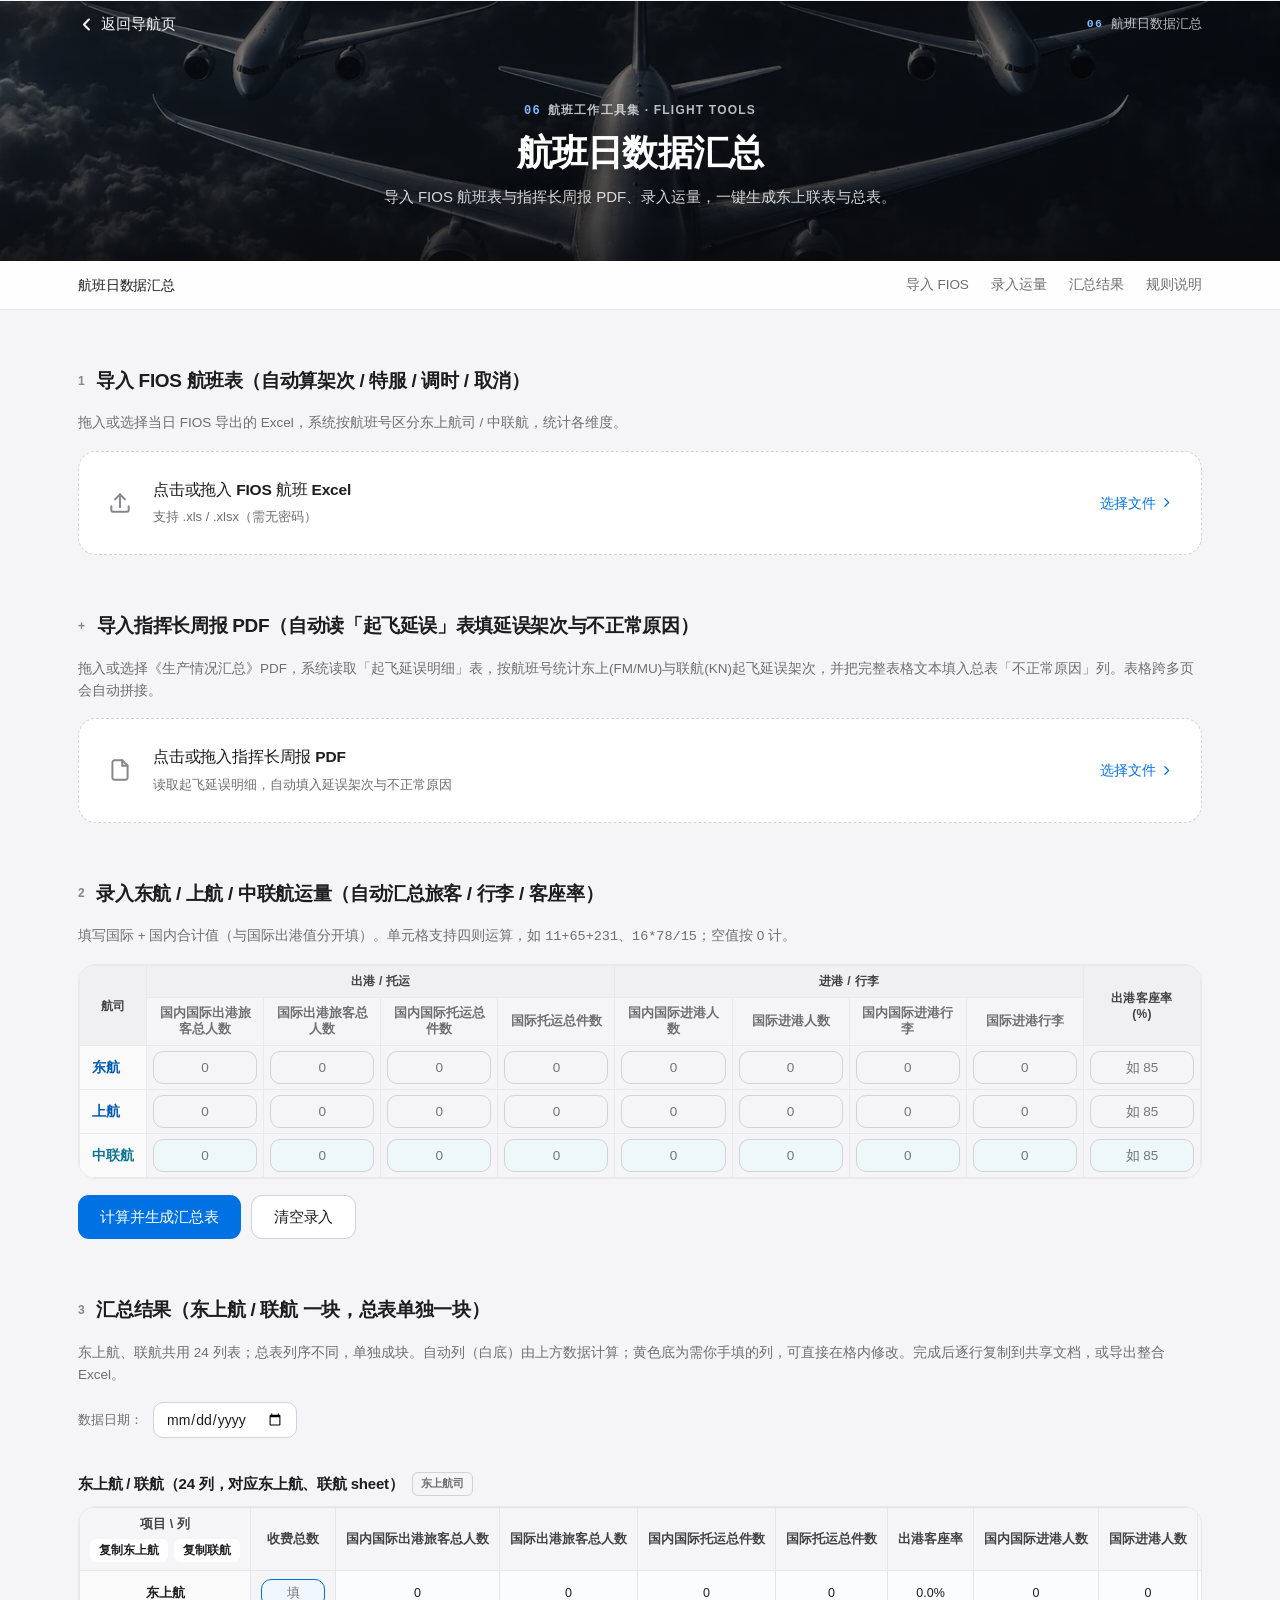
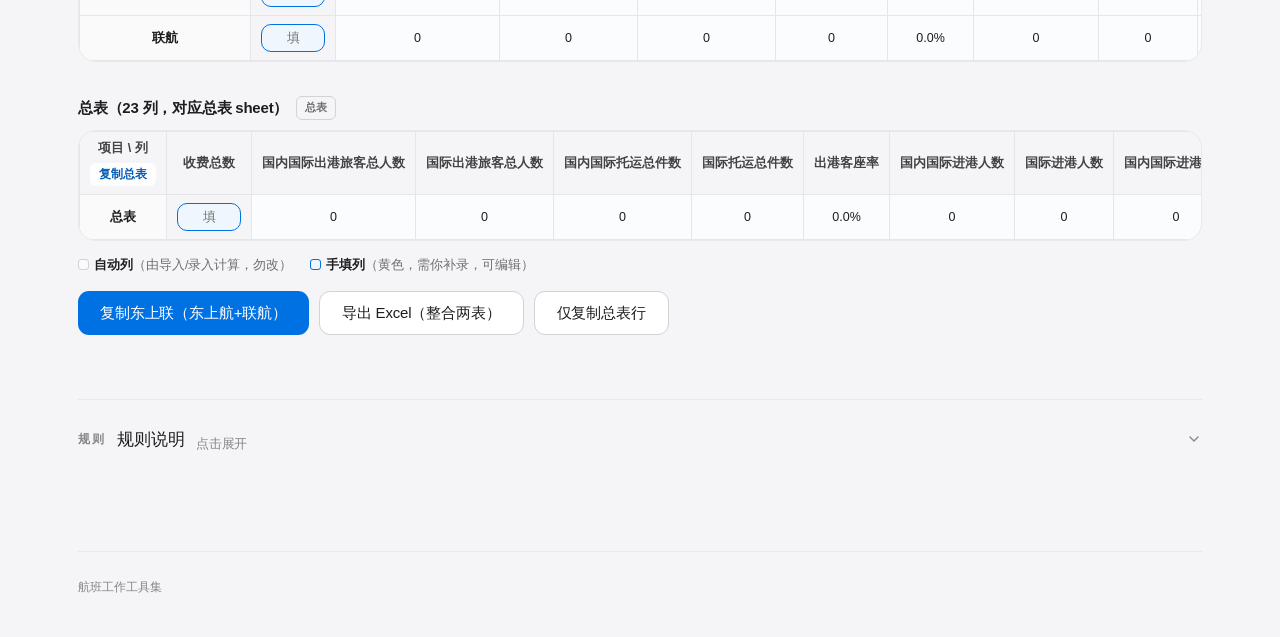
<file: merge/index.html>
<!DOCTYPE html>
<html lang="zh-CN">
<head>
<meta charset="UTF-8">
<meta name="viewport" content="width=device-width, initial-scale=1.0">
<title>航班日数据汇总 · 航班工作工具集</title>
<link rel="icon" href="../assets/favicon.svg" type="image/svg+xml">
<meta name="description" content="整合航班数据统计与运量汇总，导入 FIOS 航班表与指挥长周报 PDF，生成东上联表与总表。">
<meta property="og:type" content="website">
<meta property="og:title" content="航班日数据汇总 · 航班工作工具集">
<meta property="og:description" content="整合航班数据统计与运量汇总，导入 FIOS 航班表与指挥长周报 PDF，生成东上联表与总表。">
<meta property="og:url" content="https://whaha5100-create.github.io/flight-tools/merge/index.html">
<meta name="theme-color" content="#ffffff">
<script src="libs/xlsx.full.min.js"></script>
<script>
  if (typeof XLSX === 'undefined') {
    document.write('<script src="https://cdn.sheetjs.com/xlsx-0.20.0/package/dist/xlsx.full.min.js"><\/script>');
  }
</script>
<link rel="stylesheet" href="../assets/site.css">
<script src="../assets/nav-scroll.js" defer></script>
<style>
  /* ============ 航班日数据汇总 · 页面特有 ============ */
  /* 2026-10-02 全站统一配色：本页不再自持工具识别色，直接继承 site.css 的
     --tool: var(--brand) 与品牌蓝四档阶梯。原先写死在这里的 4 个色值已删除。 */

  /* PDF 导入提示（显隐由 JS 控制） */
  .pdf-msg { margin-top: 14px; display: none; }
  .pdf-msg.show { display: block; }
  .pdf-msg b { color: inherit; }

  /* 运量录入表（航司为行、指标为列，与步骤 3 导出表同向；航司品牌色：东上=藏青，中联航=青） */
  table.airline-table { border-collapse: collapse; width: 100%; min-width: 920px; font-size: 12.5px; }
  table.airline-table th, table.airline-table td { border: 1px solid #e5e5ea; padding: 5px 6px; text-align: center; vertical-align: middle; }
  /* 表头：第 1 行分组、第 2 行指标 */
  table.airline-table thead th { background: #f5f5f7; color: var(--muted); font-weight: 700;
    padding: 7px 8px; line-height: 1.35; }
  table.airline-table thead tr.al-grp th { background: #e8e8ed; color: var(--ink-2); font-size: 12px; letter-spacing: .3px; }
  table.airline-table thead th.al-corner { font-size: 13px; color: var(--ink); }
  table.airline-table thead th.al-seat-h { color: var(--tool-dark); }
  /* 行首航司名 */
  table.airline-table tbody th.rname { background: #fafafa; font-size: 13.5px; font-weight: 700;
    padding: 10px 12px; text-align: left; white-space: nowrap; }
  table.airline-table tbody tr.al-east th.rname { color: var(--brand-dark); box-shadow: inset 3px 0 0 var(--brand); }
  table.airline-table tbody tr.al-lian th.rname { color: #0e7490; box-shadow: inset 3px 0 0 #0891b2; }
  /* 输入格：沿用共享设计系统的白底 / 圆角 / 描边，本页只覆盖尺寸与航司分组底色。
     这里的 !important 是**有意为之**：site.css 的 input:not([type]) 把输入框底色
     固定成了 background:#fff !important，本页要按航司分组着色，必须同权重 + 更靠后声明才生效。
     （注：原网格里 .grp-east / .grp-lian 的底色正因缺了这个 !important，一直是失效的。） */
  table.airline-table input { width: 100%; min-width: 62px; padding: 8px 6px; font-size: 13.5px;
    text-align: center; border: 1px solid var(--line); }
  table.airline-table tr.al-east input { background: #f5f5f7 !important; }
  table.airline-table tr.al-lian input { background: #eef8fa !important; }
  table.airline-table input:focus::placeholder { color: transparent; }

  /* 输出表 */
  .date-row { display: flex; align-items: center; gap: 10px; margin-bottom: 14px; flex-wrap: wrap; }
  .date-row label { font-size: 13.5px; font-weight: 600; color: var(--ink); }
  .date-row input[type=date] { padding: 8px 12px; border: 1px solid var(--line); border-radius: 8px; font-size: 14px; color: var(--ink); background: var(--card); }
  .out-title { font-size: 14.5px; color: var(--ink); margin: 22px 0 8px; font-weight: 700; }
  table.out { border-collapse: collapse; width: 100%; min-width: 1900px; font-size: 12.5px; }
  table.out thead th .row-act { display: flex; gap: 6px; justify-content: center; margin-top: 6px; }
  table.out thead th .row-act button { border: none; cursor: pointer; font-size: 11.5px; font-weight: 700;
    padding: 4px 9px; border-radius: 6px; background: rgba(255,255,255,.92); color: var(--brand-deep);
    transition: background var(--dur-fast) var(--ease-inout), box-shadow var(--dur) var(--ease-out),
                transform var(--dur) var(--ease-spring); }
  table.out thead th .row-act button:hover { background: #fff; box-shadow: 0 2px 5px rgba(0,0,0,.16); }
  table.out thead th .row-act button:active { transform: scale(.94); transition-duration: .07s; }
  /* 区块色：东上联=近黑，总表=品牌蓝（2026-10-02 全站统一配色，原「总表=金」已改为蓝）。
     ⚠️ 这一行**故意不加** `!important`，也就是**有意让它继续失效**：
        site.css 的 `table.out thead th { background:#f5f5f7 !important; }` 与它特异性相同
        （都是 0-1-2）且带 `!important`，靠后的页面样式压不住 —— 所以总表表头实际渲染是灰的。
        实测加 `!important` 后，总表表头会变成**一条整行饱和蓝的色带**，比东上联表的灰表头重得多，
        既不统一也不像苹果。总表与东上联表靠标题旁那个蓝色 badge 区分就够了
        （`.out-title .badge.total` 不带 `!important`，本来就是生效的）。 */
  table.out.tbl-total thead th { background: var(--brand); }
  table.out.tbl-total thead th .row-act button { color: var(--brand-dark); }
  table.out.tbl-total thead th .row-act button:hover { background: var(--tool-line); }
  .out-title .badge { display: inline-block; font-size: 11px; font-weight: 700; color: #fff; padding: 2px 9px; border-radius: 999px; vertical-align: 2px; margin-left: 8px; }
  .out-title .badge.east { background: var(--brand-deep); }
  .out-title .badge.total { background: var(--brand); }
  /* 🔥 这两条原先**也是死的**：site.css 的输入框墙
        `input[type=text/number/date], input:not([type]) { border-color:#d2d2d7 !important; background:#fff !important }`
        把底色和描边都钉死了 → 实测渲染是白底 + 灰边，而页面下方的图例却写着「淡色底 = 可编辑」。
        补 `!important` 之后图例才不再骗人（底色改用品牌浅蓝）。 */
  table.out td.editable input { width: 100%; min-width: 64px; padding: 6px 7px; border: 1px solid var(--brand) !important;
    border-radius: 6px; font-size: 12.5px; text-align: center; color: var(--ink); background: var(--tool-light) !important; transition: border-color .15s, box-shadow .15s; }
  table.out td.editable input:focus { outline: none; border-color: var(--brand) !important; box-shadow: 0 0 0 3px rgba(0,113,227,.14) !important; }
  .legend { font-size: 12.5px; color: var(--muted); margin-top: 12px; display: flex; gap: 18px; flex-wrap: wrap; }
  .legend span b { color: var(--ink); }
  .dot { display: inline-block; width: 11px; height: 11px; border-radius: 3px; margin-right: 5px; vertical-align: -1px; }
  .dot.auto { background: #fafafa; border: 1px solid var(--line); }
  .dot.edit { background: var(--tool-light); border: 1px solid var(--brand); }

  /* 本页主视觉配图：与首页卡片同一张（原创生成，无航司涂装 / 商标）。
     ⚠️ 必须写在页面里 —— CSS 的 url() 相对**样式表**解析，
        写进 assets/site.css 会指到 assets/assets/… 去。 */
  .hero { background-image: url("../assets/tools/06-merge.webp"); }
  /* —— v3：区块标题 / 角标 / 航司分组（纯版式，不碰任何取值）—— */
  .out-title { font-size: 15px; font-weight: 600; letter-spacing: -.014em; margin: 34px 0 10px; }
  /* 角标原来是实心蓝胶囊（总表）/ 藏青胶囊（东上航）。两个区块本来就有标题，
     角标只是重复提示 —— 改成中性细描边，蓝色不再用在非可点元素上。 */
  .out-title .badge { font-size: 11px; font-weight: 600; padding: 2px 8px;
    border-radius: 6px; background: #f5f5f7; color: var(--muted); border: 1px solid var(--line); }
  .out-title .badge.east, .out-title .badge.total { background: #f5f5f7; color: var(--muted); }
  .date-row { margin-bottom: 18px; }
  .date-row label { font-size: 13px; font-weight: 400; color: var(--muted); }
  /* 航司分组：去掉行名左侧那根 3px 色条（行名颜色本身已是数据含义，留着） */
  table.airline-table tbody tr.al-east th.rname,
  table.airline-table tbody tr.al-lian th.rname { box-shadow: none; }
  table.airline-table th, table.airline-table td { border-color: #e8e8ed; }
  table.airline-table thead tr.al-grp th { background: #f0f0f2; }
  .legend { margin-top: 14px; }
</style>
<!-- 工具页 v3 设计语言（2026-10-23）。必须排在本页 <style> 之后 ——
     否则压不住页面里那批旧规则（圆角胶囊按钮 / 灰底统计卡 / 胶囊标签）。 -->
<link rel="stylesheet" href="../assets/tool-page.css">
</head>
<body>

  <!-- ============ 通栏吸顶页眉 + 满屏暗色主视觉（与首页同一套，样式在 assets/site.css）============ -->
  <header class="nav" id="nav">
    <div class="nav-inner">
      <a class="nav-back" href="../index.html"><svg class="ic" width="17" height="17" viewBox="0 0 16 16" fill="none" aria-hidden="true"><path d="M10.2 3.4 5.6 8l4.6 4.6" stroke="currentColor" stroke-width="2" stroke-linecap="round" stroke-linejoin="round"/></svg>返回导航页</a>
      <span class="nav-tool"><b>06</b>航班日数据汇总</span>
    </div>
  </header>

  <!-- ⚠️ 主视觉配图由本页 <style> 里的 .hero 规则给出 —— CSS 的 url() 相对**样式表**解析，
       写进共享层会指到 assets/assets/… 去。配图与本工具在首页卡片上是同一张（原创生成，无航司涂装 / 商标）。 -->
  <section class="hero is-tool">
    <p class="eyebrow"><span class="no">06</span>航班工作工具集 · FLIGHT TOOLS</p>
    <h1>航班日数据汇总</h1>
    <p class="lede">导入 FIOS 航班表与指挥长周报 PDF、录入运量，一键生成东上联表与总表。</p>
  </section>

<div class="localnav">
  <div class="localnav-inner">
    <span class="ln-t">航班日数据汇总</span>
    <nav class="ln-links">
      <a href="#uploadZone">导入 FIOS</a>
      <a href="#airlineTable">录入运量</a>
      <a href="#outTableEast">汇总结果</a>
      <a href="#rulesPanel">规则说明</a>
    </nav>
  </div>
</div>
<div class="container">


    <!-- 步骤 1：导入 FIOS -->
    <section class="panel">
      <h2><span class="step">1</span> 导入 FIOS 航班表（自动算架次 / 特服 / 调时 / 取消）</h2>
      <div class="sub">拖入或选择当日 FIOS 导出的 Excel，系统按航班号区分东上航司 / 中联航，统计各维度。</div>
      <label class="upload-zone" id="uploadZone">
        <span class="icon" aria-hidden="true"><svg viewBox="0 0 24 24" fill="none" stroke="currentColor" stroke-width="1.8" stroke-linecap="round" stroke-linejoin="round" aria-hidden="true"><path d="M12 16V4"/><path d="M7.5 8.5 12 4l4.5 4.5"/><path d="M4 15v3.5A1.5 1.5 0 0 0 5.5 20h13a1.5 1.5 0 0 0 1.5-1.5V15"/></svg></span>
        <div class="uz-body">
          <div class="text">点击或拖入 FIOS 航班 Excel</div>
          <div class="hint">支持 .xls / .xlsx（需无密码）</div>
        </div>
        <span class="uz-a">选择文件 <svg viewBox="0 0 24 24" fill="none" stroke="currentColor" stroke-width="2.2" stroke-linecap="round" stroke-linejoin="round" aria-hidden="true"><path d="M9 5l7 7-7 7"/></svg></span>
        <input type="file" id="fileInput" accept=".xls,.xlsx">
      </label>
      <div id="statsMsg"></div>
    </section>

    <!-- 步骤 1.5：导入指挥长周报 PDF -->
    <section class="panel">
      <h2><span class="step">+</span> 导入指挥长周报 PDF（自动读「起飞延误」表填延误架次与不正常原因）</h2>
      <div class="sub">拖入或选择《生产情况汇总》PDF，系统读取「起飞延误明细」表，按航班号统计东上(FM/MU)与联航(KN)起飞延误架次，并把完整表格文本填入总表「不正常原因」列。表格跨多页会自动拼接。</div>
      <label class="upload-zone" id="pdfUploadZone">
        <span class="icon" aria-hidden="true"><svg viewBox="0 0 24 24" fill="none" stroke="currentColor" stroke-width="1.8" stroke-linecap="round" stroke-linejoin="round" aria-hidden="true"><path d="M14 3H7a2 2 0 0 0-2 2v14a2 2 0 0 0 2 2h10a2 2 0 0 0 2-2V8z"/><path d="M14 3v5h5"/></svg></span>
        <div class="uz-body">
          <div class="text">点击或拖入指挥长周报 PDF</div>
          <div class="hint">读取起飞延误明细，自动填入延误架次与不正常原因</div>
        </div>
        <span class="uz-a">选择文件 <svg viewBox="0 0 24 24" fill="none" stroke="currentColor" stroke-width="2.2" stroke-linecap="round" stroke-linejoin="round" aria-hidden="true"><path d="M9 5l7 7-7 7"/></svg></span>
        <input type="file" id="pdfInput" accept=".pdf">
      </label>
      <div id="pdfMsg" class="pdf-msg"></div>
    </section>

    <!-- 步骤 2：录入运量 -->
    <section class="panel">
      <h2><span class="step">2</span> 录入东航 / 上航 / 中联航运量（自动汇总旅客 / 行李 / 客座率）</h2>
      <div class="sub">填写国际 + 国内合计值（与国际出港值分开填）。单元格支持四则运算，如 <code>11+65+231</code>、<code>16*78/15</code>；空值按 0 计。</div>
      <div class="table-scroll">
        <table class="airline-table" id="airlineTable">
          <thead id="airlineHead"></thead>
          <tbody id="airlineBody"></tbody>
        </table>
      </div>
      <div class="btn-row">
        <button class="btn" id="calcBtn">计算并生成汇总表</button>
        <button class="btn ghost" id="clearInputBtn">清空录入</button>
      </div>
      <div id="inputMsg"></div>
    </section>

    <!-- 步骤 3：输出 -->
    <section class="panel">
      <h2><span class="step">3</span> 汇总结果（东上航 / 联航 一块，总表单独一块）</h2>
      <div class="sub">东上航、联航共用 24 列表；总表列序不同，单独成块。自动列（白底）由上方数据计算；黄色底为需你手填的列，可直接在格内修改。完成后逐行复制到共享文档，或导出整合 Excel。</div>
      <div class="date-row">
        <label for="dataDate">数据日期：</label>
        <input type="date" id="dataDate">
      </div>

      <h3 class="out-title">东上航 / 联航（24 列，对应东上航、联航 sheet）<span class="badge east">东上航司</span></h3>
      <div class="table-scroll">
        <table class="out tbl-east" id="outTableEast">
          <thead id="outHeadEast"></thead>
          <tbody id="outBodyEast"></tbody>
        </table>
      </div>

      <h3 class="out-title">总表（23 列，对应总表 sheet）<span class="badge total">总表</span></h3>
      <div class="table-scroll">
        <table class="out tbl-total" id="outTableTotal">
          <thead id="outHeadTotal"></thead>
          <tbody id="outBodyTotal"></tbody>
        </table>
      </div>

      <div class="legend">
        <span><span class="dot auto"></span><b>自动列</b>（由导入/录入计算，勿改）</span>
        <span><span class="dot edit"></span><b>手填列</b>（黄色，需你补录，可编辑）</span>
      </div>
      <div class="btn-row">
        <button class="btn green" id="copyAllBtn">复制东上联（东上航+联航）</button>
        <button class="btn ghost" id="exportBtn">导出 Excel（整合两表）</button>
        <button class="btn ghost" id="copyTotalOnlyBtn">仅复制总表行</button>
      </div>
    </section>

    <details class="rules-panel" id="rulesPanel">
      <summary>
        <div class="title">
          <span class="r-k">规则</span>
          <span class="r-t">规则说明</span>
          <span class="hint"><span class="when-closed">点击展开</span><span class="when-open">点击收起</span></span>
        </div>
        <div class="arrow" aria-hidden="true"><svg viewBox="0 0 24 24" fill="none" stroke="currentColor" stroke-width="2" stroke-linecap="round" stroke-linejoin="round"><path d="M6 9l6 6 6-6"/></svg></div>
      </summary>
      <div class="r-body">
        <ul>
          <li><b>整合来源：</b>本页同时替代「航班数据统计」(stats) 与「航班运量汇总」(summary) 两个工具。东上航 / 联航共用 24 列表（放一块），总表列序不同单独成块；两者分别对应共享文档《2026东上联数据汇总（新）》的三个 sheet。<b>导出时整合到一个 Excel（两个 sheet）</b>。</li>
          <li><b>自动列（来自航班数据统计）：</b>特服（轮椅 / 无陪）、进港架次（国内/国际）、出港架次（国内/国际）、总航班量、出港调时情况航班、计划性取消航班 —— 由导入的 FIOS Excel 自动计算。</li>
          <li><b>自动列（来自航班运量汇总）：</b>国内国际 / 国际出港旅客总人数、国内国际 / 国际托运总件数、出港客座率、国内国际 / 国际进港人数、国内国际 / 国际进港行李 —— 由下方手录的东航 / 上航 / 中联航运量自动汇总（东上航 = 东航 + 上航，联航 = 中联航，总表 = 东上航 + 联航）。</li>
          <li><b>手填列（黄色，需你补录）：</b>收费总数、出港保障延误架次、出港不正常航班架次、始发 / 起飞正常率、当天临时取消航班；<b>总表</b>额外有「不正常原因」。</li>
          <li><b>总表差异：</b>总表 sheet 没有「特服」「出港调时情况航班」列，改为「不正常原因」「出港调时架次」（= 调时航班数）；正常率名为「分公司始发 / 起飞正常率」，取消名为「…架次」。复制总表行时自动按总表列序输出，无需你手动对齐。</li>
          <li><b>逐行复制：</b>东上联表头有「复制东上航」「复制联航」，总表表头有「复制总表」，均按对应 sheet 的精确列序复制整行（Tab 分隔），粘到共享文档对应 sheet 的数据区（B 列起）即可。</li>
        </ul>
      </div>
    </details>

    <footer class="site-footer">航班工作工具集</footer>
  </div>

  <div class="copied-tip" id="copiedTip">已复制 ✓</div>

<script>
/* ============================================================
   航班数据统计算法（来自 stats 工具）
   ============================================================ */
function detectColumns(headers) {
  const map = {};
  for (let i = 0; i < headers.length; i++) {
    const h = String(headers[i] || '').trim();
    if (!h) continue;
    if (/机号|机尾|aircraft/i.test(h)) map.机号 = i;
    else if (/^(进港|进港航班|进港班机)$/i.test(h) || /^inbound/i.test(h)) map.进港航班 = i;
    else if (/^(出港|出港航班|出港班机)$/i.test(h) || /^outbound/i.test(h)) map.出港航班 = i;
    else if (/^(前站|前一站)$/i.test(h)) map.前站 = i;
    else if (/^(到站|到达站)$/i.test(h)) map.到站 = i;
    else if (/^(特服|特殊服务|special)$/i.test(h)) map.特服 = i;
    else if (/^(备注|remark|备注说明)$/i.test(h)) map.备注 = i;
  }
  return map;
}
function classifyFlight(flightNo) {
  const f = String(flightNo || '').replace(/[#&].*$/, '').trim();
  if (/^(MU|FM|CES)/i.test(f)) return '东上航司';
  if (/^KN/i.test(f)) return '中联航';
  return '其他';
}
function isCancelled(jihao) {
  const v = String(jihao || '').trim().toUpperCase();
  return v === 'CNL' || v === 'DEL';
}
function parseSpecialService(tefu) {
  const s = String(tefu || '');
  const parts = s.split('|');
  const outboundPart = parts.length > 1 ? parts[1] : parts[0];
  if (parts.length > 1 && parts[1].trim() === '') return { 轮椅: 0, 无陪: 0 };
  let 轮椅 = 0, 无陪 = 0;
  const wc = outboundPart.match(/轮(\d+)/);
  if (wc) 轮椅 += parseInt(wc[1], 10);
  const ch = outboundPart.match(/童(\d+)/);
  if (ch) 无陪 += parseInt(ch[1], 10);
  return { 轮椅, 无陪 };
}
function processWorkbook(data) {
  const wb = XLSX.read(data, { type: 'array', codepage: 936, defval: '' });
  const ws = wb.Sheets[wb.SheetNames[0]];
  const rows = XLSX.utils.sheet_to_json(ws, { header: 1, defval: '' });
  if (rows.length < 2) throw new Error('文件数据不足，至少需要标题行和1行数据');
  const headers = rows[0];
  const cols = detectColumns(headers);
  const required = ['机号', '进港航班', '出港航班'];
  for (const k of required) {
    if (cols[k] === undefined) throw new Error('未找到列: ' + k + '，请确认文件包含该列');
  }
  const dataRows = [];
  for (let r = 1; r < rows.length; r++) {
    const row = rows[r];
    const 机号 = String(row[cols.机号] || '').trim();
    const 进港航班 = String(row[cols.进港航班] || '').trim();
    const 出港航班 = String(row[cols.出港航班] || '').trim();
    if (!机号 && !进港航班 && !出港航班) continue;
    dataRows.push({
      机号,
      进港航班,
      出港航班,
      前站: cols.前站 !== undefined ? String(row[cols.前站] || '').trim() : '',
      到站: cols.到站 !== undefined ? String(row[cols.到站] || '').trim() : '',
      特服: cols.特服 !== undefined ? String(row[cols.特服] || '').trim() : '',
      备注: cols.备注 !== undefined ? String(row[cols.备注] || '').trim() : '',
    });
  }
  const stats = {
    '东上航司': { 特服轮椅: 0, 特服无陪: 0, 进港国内: 0, 进港国际: 0, 出港国内: 0, 出港国际: 0, 总航班量: 0, 出港调时航班: [], 取消航班: [] },
    '中联航': { 特服轮椅: 0, 特服无陪: 0, 进港国内: 0, 进港国际: 0, 出港国内: 0, 出港国际: 0, 总航班量: 0, 出港调时航班: [], 取消航班: [] },
  };
  const 国际城市 = ['马德里', '罗马'];
  for (const d of dataRows) {
    const cancelled = isCancelled(d.机号);
    if (cancelled) {
      const catIn = d.进港航班 ? classifyFlight(d.进港航班) : null;
      const catOut = d.出港航班 ? classifyFlight(d.出港航班) : null;
      if (catIn === '东上航司' || catOut === '东上航司') stats['东上航司'].取消航班.push(d);
      if (catIn === '中联航' || catOut === '中联航') stats['中联航'].取消航班.push(d);
      continue;
    }
    if (d.进港航班) {
      const cat = classifyFlight(d.进港航班);
      if (stats[cat]) {
        if (国际城市.includes(d.前站)) stats[cat].进港国际++;
        else stats[cat].进港国内++;
      }
    }
    if (d.出港航班) {
      const cat = classifyFlight(d.出港航班);
      if (stats[cat]) {
        if (国际城市.includes(d.到站)) stats[cat].出港国际++;
        else stats[cat].出港国内++;
      }
    }
    if (d.出港航班) {
      const cat = classifyFlight(d.出港航班);
      if (stats[cat]) {
        const svc = parseSpecialService(d.特服);
        stats[cat].特服轮椅 += svc.轮椅;
        stats[cat].特服无陪 += svc.无陪;
      }
    }
    if (d.出港航班 && /调时/.test(d.备注)) {
      const cat = classifyFlight(d.出港航班);
      if (stats[cat]) stats[cat].出港调时航班.push(d.出港航班.replace(/[#&]/g, ''));
    }
  }
  for (const cat of ['东上航司', '中联航']) {
    stats[cat].总航班量 = stats[cat].进港国内 + stats[cat].进港国际 + stats[cat].出港国内 + stats[cat].出港国际;
  }
  return { stats, 数据总行数: dataRows.length };
}

/* ============================================================
   运量录入逻辑（来自 summary 工具）
   ============================================================ */
function evalExpr(s) {
  s = String(s == null ? '' : s).trim();
  if (s === '') return 0;
  if (!/^[\d\s.+\-*/]+$/.test(s)) return NaN;
  const raw = s.match(/(\d+\.?\d*|\.\d+|[+\-*/])/g);
  if (!raw || raw.length === 0) return NaN;
  let nums = [], ops = [], pendingSign = 1;
  for (let i = 0; i < raw.length; i++) {
    const t = raw[i];
    if (t === '*' || t === '/') ops.push(t);
    else if (t === '+' || t === '-') {
      if (nums.length === 0 || ops.length === nums.length) pendingSign *= (t === '-') ? -1 : 1;
      else ops.push(t);
    } else {
      const v = parseFloat(t);
      if (isNaN(v)) return NaN;
      nums.push(v * pendingSign);
      pendingSign = 1;
    }
  }
  if (nums.length === 0 || ops.length !== nums.length - 1) return NaN;
  const stack = [nums[0]], sop = [];
  for (let j = 0; j < ops.length; j++) {
    const op = ops[j], n = nums[j + 1];
    if (op === '*') stack[stack.length - 1] *= n;
    else if (op === '/') { if (n === 0) return NaN; stack[stack.length - 1] /= n; }
    else { stack.push(n); sop.push(op); }
  }
  let total = stack[0];
  for (let k = 0; k < sop.length; k++) total = (sop[k] === '+') ? total + stack[k + 1] : total - stack[k + 1];
  return total;
}

/* ============================================================
   列定义（对齐共享 Excel 三张 sheet）
   ============================================================ */
// 显示用列序（东上航 / 联航 sheet 的 24 个数据列）
const COLS_EAST = [
  { label: '收费总数', key: 'fee', editable: 'fee' },
  { label: '国内国际出港旅客总人数', key: 'outPaxDI' },
  { label: '国际出港旅客总人数', key: 'outPaxI' },
  { label: '国内国际托运总件数', key: 'outBagDI' },
  { label: '国际托运总件数', key: 'outBagI' },
  { label: '出港客座率', key: 'seat', fmt: 'pct' },
  { label: '国内国际进港人数', key: 'inPaxDI' },
  { label: '国际进港人数', key: 'inPaxI' },
  { label: '国内国际进港行李', key: 'inBagDI' },
  { label: '国际进港行李', key: 'inBagI' },
  { label: '特服（轮椅）', key: 'wheelchair', skipForTotal: true },
  { label: '特服（无陪）', key: 'unaccomp', skipForTotal: true },
  { label: '进港架次（国内）', key: 'inDom' },
  { label: '进港架次（国际）', key: 'inInt' },
  { label: '出港架次（国内）', key: 'outDom' },
  { label: '出港架次（国际）', key: 'outInt' },
  { label: '总航班量', key: 'totalFlights' },
  { label: '出港保障延误架次', key: 'delayFlights', editable: 'delayFlights' },
  { label: '出港不正常航班架次', key: 'abnormalFlights', editable: 'abnormalFlights' },
  { label: '始发正常率', key: 'normRateDep', editable: 'normRateDep' },
  { label: '起飞正常率', key: 'normRateTakeoff', editable: 'normRateTakeoff' },
  { label: '出港调时情况航班', key: 'tuneList', text: true, skipForTotal: true },
  { label: '计划性取消航班(进+出）', key: 'cancelFlights' },
  { label: '当天临时取消航班(进+出）', key: 'tempCancel', editable: 'tempCancel' },
];
// 总表 sheet 列序（24 列，差异列已处理）
const COLS_TOTAL = [
  { label: '收费总数', key: 'fee', editable: 'fee' },
  { label: '国内国际出港旅客总人数', key: 'outPaxDI' },
  { label: '国际出港旅客总人数', key: 'outPaxI' },
  { label: '国内国际托运总件数', key: 'outBagDI' },
  { label: '国际托运总件数', key: 'outBagI' },
  { label: '出港客座率', key: 'seat', fmt: 'pct' },
  { label: '国内国际进港人数', key: 'inPaxDI' },
  { label: '国际进港人数', key: 'inPaxI' },
  { label: '国内国际进港行李', key: 'inBagDI' },
  { label: '国际进港行李', key: 'inBagI' },
  { label: '进港架次（国内）', key: 'inDom' },
  { label: '进港架次（国际）', key: 'inInt' },
  { label: '出港架次（国内）', key: 'outDom' },
  { label: '出港架次（国际）', key: 'outInt' },
  { label: '总航班量', key: 'totalFlights' },
  { label: '出港保障延误架次', key: 'delayFlights', editable: 'delayFlights' },
  { label: '出港不正常航班架次', key: 'abnormalFlights', editable: 'abnormalFlights' },
  { label: '分公司始发正常率', key: 'normRateDep', editable: 'normRateDep' },
  { label: '分公司起飞正常率', key: 'normRateTakeoff', editable: 'normRateTakeoff' },
  { label: '不正常原因', key: 'abnormalReason', editable: 'abnormalReason', text: true },
  { label: '出港调时架次', key: 'tuneCount' },
  { label: '计划性取消航班架次(进+出）', key: 'cancelFlights' },
  { label: '当天临时取消航班架次(进+出）', key: 'tempCancel', editable: 'tempCancel' },
];

/* ============================================================
   状态
   ============================================================ */
const ROW_KEYS = ['east', 'lian', 'total'];
const ROW_NAMES = { east: '东上航', lian: '联航', total: '总表' };
// 每行数据对象（数值字段初值 0，文本字段空串）
function emptyRow() {
  return {
    fee: '', outPaxDI: 0, outPaxI: 0, outBagDI: 0, outBagI: 0, seat: 0,
    inPaxDI: 0, inPaxI: 0, inBagDI: 0, inBagI: 0,
    wheelchair: 0, unaccomp: 0, inDom: 0, inInt: 0, outDom: 0, outInt: 0, totalFlights: 0,
    delayFlights: '', abnormalFlights: '', normRateDep: '', normRateTakeoff: '',
    tuneList: [], cancelFlights: 0, tempCancel: '',
    abnormalReason: '',
  };
}
const state = { east: emptyRow(), lian: emptyRow(), total: emptyRow() };

/* ============================================================
   运量录入表格构建（航司为行、指标为列）
   ============================================================ */
const AIRLINES = ['东航', '上航', '中联航'];
const FIELDS_A = ['国内国际出港旅客总人数', '国际出港旅客总人数', '国内国际托运总件数', '国际托运总件数'];
const FIELDS_B = ['国内国际进港人数', '国际进港人数', '国内国际进港行李', '国际进港行李'];
(function buildAirlineTable() {
  const grpOf = i => (i < 2 ? 'grp-east' : 'grp-lian');
  const rowCls = i => (i < 2 ? 'al-east' : 'al-lian');
  const inp = (id, ph, a) => '<td><input class="' + grpOf(a) + '" id="' + id + '" placeholder="' + ph + '" inputmode="decimal"></td>';
  // 表头两行：第 1 行分组、第 2 行指标。列序 = 出港/托运 4 项 → 进港/行李 4 项 → 出港客座率
  document.getElementById('airlineHead').innerHTML =
    '<tr class="al-grp">' +
      '<th class="al-corner" rowspan="2">航司</th>' +
      '<th colspan="4">出港 / 托运</th>' +
      '<th colspan="4">进港 / 行李</th>' +
      '<th class="al-seat-h" rowspan="2">出港客座率<br>(%)</th>' +
    '</tr>' +
    '<tr>' + FIELDS_A.map(f => '<th>' + f + '</th>').join('') +
             FIELDS_B.map(f => '<th>' + f + '</th>').join('') + '</tr>';
  // 数据行：一行一个航司，列与上表头一一对应（东上航=藏青行，中联航=青行）
  document.getElementById('airlineBody').innerHTML = AIRLINES.map((a, i) =>
    '<tr class="' + rowCls(i) + '">' +
      '<th class="rname">' + a + '</th>' +
      FIELDS_A.map((_, k) => inp('inA_' + i + '_' + k, '0', i)).join('') +
      FIELDS_B.map((_, k) => inp('inB_' + i + '_' + k, '0', i)).join('') +
      inp('inS_' + i, '如 85', i) +
    '</tr>').join('');
})();
function val(id) { const el = document.getElementById(id); return el ? el.value : ''; }
function readGrid(prefix, fields) {
  const g = [], bad = [];
  for (let a = 0; a < 3; a++) {
    const row = [];
    for (let f = 0; f < 4; f++) {
      const v = evalExpr(val(prefix + '_' + a + '_' + f));
      if (isNaN(v)) bad.push(AIRLINES[a] + ' · ' + fields[f]);
      row.push(v);
    }
    g.push(row);
  }
  return { grid: g, bad };
}

/* ============================================================
   导入 FIOS
   ============================================================ */
const fileInput = document.getElementById('fileInput');
const uploadZone = document.getElementById('uploadZone');
const statsMsg = document.getElementById('statsMsg');
uploadZone.addEventListener('dragover', e => { e.preventDefault(); uploadZone.style.background = 'var(--tool-light)'; });
uploadZone.addEventListener('dragleave', () => { uploadZone.style.background = ''; });
uploadZone.addEventListener('drop', e => {
  e.preventDefault(); uploadZone.style.background = '';
  if (e.dataTransfer.files.length) handleFile(e.dataTransfer.files[0]);
});
fileInput.addEventListener('change', e => { if (e.target.files.length) handleFile(e.target.files[0]); });

/* ============================================================
   导入指挥长周报 PDF：读取「起飞延误」表
   ============================================================ */
function parseDelayTable(fullText) {
  const startMarkers = ['起飞延误：', '航班延误明细'];
  let start = -1;
  for (const m of startMarkers) { const i = fullText.indexOf(m); if (i !== -1) { start = i; break; } }
  if (start === -1) return { found: false, records: [], eastCount: 0, lianCount: 0, reasonText: '' };
  let dataStart = fullText.indexOf('序号航班号', start);
  if (dataStart === -1) dataStart = start;
  else { const nl = fullText.indexOf('\n', dataStart); dataStart = nl === -1 ? dataStart : nl; }
  const endMarkers = ['四、正常性提升', '不正常事件', '过站不足航班', '五、次日', '六、风险'];
  let end = fullText.length;
  for (const m of endMarkers) { const i = fullText.indexOf(m, dataStart); if (i !== -1 && i < end) end = i; }
  let region = fullText.slice(dataStart, end);
  region = region.replace(/浙江分公司地面服务部（运行指挥中心）第\s*\d+\s*页\s*联系方式：[\d-]*生产情况汇总/g, '');
  const re = /(\d+)\s*((?:KN|FM|MU|HO|9C|CA|ZH|CZ|3U|EU|KY|GS|NS|DZ|PN|TV|JR|GT|JD|8L|SC|GJ|UQ)\s*\d+)([（(][^）)]*[）)])?\s*(\d+)\s*分钟\s*([^延误正常]+?)\s+(延误|正常)\s+(始发|过站)/g;
  const records = [];
  let m;
  while ((m = re.exec(region)) !== null) {
    const seq = m[1];
    const flight = m[2].replace(/\s+/g, '');
    const route = m[3] || '';
    const minutes = m[4];
    const reason = m[5].trim();
    const landing = m[6];
    const nature = m[7];
    const airline = flight.slice(0, 2);
    records.push({ seq, flight, route, minutes, reason, landing, nature, airline });
  }
  const eastCount = records.filter(r => r.airline === 'FM' || r.airline === 'MU').length;
  const lianCount = records.filter(r => r.airline === 'KN').length;
  const header = '序号 航班号 起飞 延误 延误原因 落地情况 性质';
  const rows = records.map(r => r.seq + ' ' + r.flight + r.route + ' ' + r.minutes + ' 分钟 ' + r.reason + ' ' + r.landing + ' ' + r.nature);
  const reasonText = [header, ...rows].join('\n');
  return { found: true, records, eastCount, lianCount, reasonText };
}

async function parseCommanderPdf(file) {
  const msg = document.getElementById('pdfMsg');
  const showMsg = (cls, text) => { msg.className = 'pdf-msg show ' + cls; msg.innerHTML = text; };
  showMsg('', '正在解析 PDF（读取起飞延误明细）…');
  try {
    const pdfjs = await import('./libs/pdfjs/pdf.min.mjs');
    pdfjs.GlobalWorkerOptions.workerSrc = './libs/pdfjs/pdf.worker.min.mjs';
    const buf = await file.arrayBuffer();
    const doc = await pdfjs.getDocument({ data: new Uint8Array(buf) }).promise;
    let all = '';
    for (let i = 1; i <= doc.numPages; i++) {
      const page = await doc.getPage(i);
      const tc = await page.getTextContent();
      all += tc.items.map(it => it.str).join('');
    }
    const r = parseDelayTable(all);
    if (!r.found || r.records.length === 0) {
      showMsg('warn', '未在 PDF 中找到「起飞延误」表格，请确认文件是否为《生产情况汇总》周报。');
      return;
    }
    state.east.abnormalFlights = r.eastCount;
    state.lian.abnormalFlights = r.lianCount;
    state.total.abnormalFlights = r.eastCount + r.lianCount;
    state.total.abnormalReason = r.reasonText;
    rebuildTotalFromParts();
    renderOutput();
    showMsg('ok', '已读取 <b>' + r.records.length + '</b> 条起飞延误：东上(FM/MU) <b>' + r.eastCount + '</b> 架、联航(KN) <b>' + r.lianCount + '</b> 架；完整表格已填入总表「不正常原因」列。');
  } catch (e) {
    console.error(e);
    showMsg('err', 'PDF 解析失败：' + (e && e.message ? e.message : e) + '（若以本地文件直接打开本页，浏览器可能禁止 PDF 解析；请改用在线版本）');
  }
}

const pdfInput = document.getElementById('pdfInput');
const pdfUploadZone = document.getElementById('pdfUploadZone');
if (pdfUploadZone) {
  ['dragover', 'dragenter'].forEach(ev => pdfUploadZone.addEventListener(ev, e => { e.preventDefault(); pdfUploadZone.classList.add('drag'); }));
  ['dragleave', 'drop'].forEach(ev => pdfUploadZone.addEventListener(ev, e => { e.preventDefault(); pdfUploadZone.classList.remove('drag'); }));
  pdfUploadZone.addEventListener('drop', e => {
    const f = e.dataTransfer.files[0];
    if (f && /\.pdf$/i.test(f.name)) parseCommanderPdf(f);
  });
}
if (pdfInput) pdfInput.addEventListener('change', e => { const f = e.target.files[0]; if (f) parseCommanderPdf(f); });

function handleFile(file) {
  const reader = new FileReader();
  reader.onload = e => {
    try {
      const res = processWorkbook(e.target.result);
      const s = res.stats;
      state.east.wheelchair = s['东上航司'].特服轮椅;
      state.east.unaccomp = s['东上航司'].特服无陪;
      state.east.inDom = s['东上航司'].进港国内;
      state.east.inInt = s['东上航司'].进港国际;
      state.east.outDom = s['东上航司'].出港国内;
      state.east.outInt = s['东上航司'].出港国际;
      state.east.totalFlights = s['东上航司'].总航班量;
      state.east.tuneList = s['东上航司'].出港调时航班;
      state.east.cancelFlights = s['东上航司'].取消航班.length;
      state.lian.wheelchair = s['中联航'].特服轮椅;
      state.lian.unaccomp = s['中联航'].特服无陪;
      state.lian.inDom = s['中联航'].进港国内;
      state.lian.inInt = s['中联航'].进港国际;
      state.lian.outDom = s['中联航'].出港国内;
      state.lian.outInt = s['中联航'].出港国际;
      state.lian.totalFlights = s['中联航'].总航班量;
      state.lian.tuneList = s['中联航'].出港调时航班;
      state.lian.cancelFlights = s['中联航'].取消航班.length;
      statsMsg.innerHTML = '<div class="hint-ok">✓ 已识别 ' + res.数据总行数 + ' 条航班，东上航司 / 中联航 架次与特服已自动填入步骤 3 表格。</div>';
      rebuildTotalFromParts();
      renderOutput();
    } catch (err) {
      statsMsg.innerHTML = '<div class="hint-err">✗ ' + err.message + '</div>';
    }
  };
  reader.readAsArrayBuffer(file);
}

/* ============================================================
   计算运量 + 生成汇总
   ============================================================ */
document.getElementById('calcBtn').addEventListener('click', () => {
  const eA = readGrid('inA', FIELDS_A);
  const eB = readGrid('inB', FIELDS_B);
  const seat = [], seatBad = [];
  for (let a = 0; a < 3; a++) {
    const v = evalExpr(val('inS_' + a));
    if (isNaN(v)) seatBad.push(AIRLINES[a] + ' · 出港客座率');
    seat.push(v);
  }
  const bad = eA.bad.concat(eB.bad, seatBad);
  const msg = document.getElementById('inputMsg');
  if (bad.length) {
    msg.innerHTML = '❌ 以下格子无法识别（请输入数字或加减乘除表达式）：<br>· ' + bad.join('<br>· ');
    msg.className = 'hint-err';
    return;
  }
  msg.innerHTML = '';
  const A = eA.grid, B = eB.grid;
  // 东上航（东航+上航）
  const sum = (arr) => arr[0].map((v, f) => v + arr[1][f]);
  state.east.outPaxDI = sum(A)[0]; state.east.outPaxI = sum(A)[1];
  state.east.outBagDI = sum(A)[2]; state.east.outBagI = sum(A)[3];
  state.east.inPaxDI = sum(B)[0]; state.east.inPaxI = sum(B)[1];
  state.east.inBagDI = sum(B)[2]; state.east.inBagI = sum(B)[3];
  state.east.seat = (seat[0] + seat[1]) / 2;
  // 联航（中联航）
  state.lian.outPaxDI = A[2][0]; state.lian.outPaxI = A[2][1];
  state.lian.outBagDI = A[2][2]; state.lian.outBagI = A[2][3];
  state.lian.inPaxDI = B[2][0]; state.lian.inPaxI = B[2][1];
  state.lian.inBagDI = B[2][2]; state.lian.inBagI = B[2][3];
  state.lian.seat = seat[2];
  msg.innerHTML = '<div class="hint-ok">✓ 运量已汇总，步骤 3 表格已更新。</div>';
  rebuildTotalFromParts();
  renderOutput();
});
document.getElementById('clearInputBtn').addEventListener('click', () => {
  for (let a = 0; a < 3; a++) {
    for (let f = 0; f < 4; f++) { const e = document.getElementById('inA_' + a + '_' + f); if (e) e.value = ''; }
    for (let f = 0; f < 4; f++) { const e = document.getElementById('inB_' + a + '_' + f); if (e) e.value = ''; }
    const es = document.getElementById('inS_' + a); if (es) es.value = '';
  }
});

/* 由 east / lian 自动聚合 total 行的数值字段 */
function rebuildTotalFromParts() {
  const numKeys = ['outPaxDI', 'outPaxI', 'outBagDI', 'outBagI', 'inPaxDI', 'inPaxI', 'inBagDI', 'inBagI',
    'wheelchair', 'unaccomp', 'inDom', 'inInt', 'outDom', 'outInt', 'totalFlights', 'cancelFlights'];
  numKeys.forEach(k => { state.total[k] = (Number(state.east[k]) || 0) + (Number(state.lian[k]) || 0); });
  state.total.seat = ((Number(state.east.seat) || 0) + (Number(state.lian.seat) || 0)) / 2;
  // 总表调时架次 = 东上航 + 联航 调时航班数
  state.total.tuneCount = (state.east.tuneList || []).length + (state.lian.tuneList || []).length;
  // 总表无特服列 / 无调时航班串列
  state.total.tuneList = [];
}

/* ============================================================
   渲染输出表（统一用东上航列序显示）
   ============================================================ */
// 出港调时情况航班：多航班用「 / 」分隔，无则单一个「/」（与原卡片 stats 一致）
function fmtTune(v) {
  const arr = Array.isArray(v) ? v : (v ? [v] : []);
  const list = arr.filter(x => x !== '' && x !== null && x !== undefined).map(String);
  return list.length ? list.join(' / ') : '/';
}
function fmtVal(v, col) {
  if (col.fmt === 'pct') return (Number(v) || 0).toFixed(1) + '%';
  if (col.text) return fmtTune(v);
  return (v === '' || v === null || v === undefined) ? '' : (Number(v) || 0).toLocaleString('zh-CN');
}
function renderOutput() {
  // ---- 东上联表（east + lian，COLS_EAST 24 列）----
  const headE = document.getElementById('outHeadEast');
  let hE = '<tr><th>项目 \\ 列<div class="row-act">' +
    '<button data-row="east">复制东上航</button>' +
    '<button data-row="lian">复制联航</button>' +
    '</div></th>';
  COLS_EAST.forEach(c => { hE += '<th>' + c.label + '</th>'; });
  hE += '</tr>';
  headE.innerHTML = hE;
  const bodyE = document.getElementById('outBodyEast');
  let bE = '';
  ['east', 'lian'].forEach(rk => {
    const r = state[rk];
    bE += '<tr><th class="rname">' + ROW_NAMES[rk] + '</th>';
    COLS_EAST.forEach(c => { bE += renderCell(rk, r, c); });
    bE += '</tr>';
  });
  bodyE.innerHTML = bE;

  // ---- 总表（COLS_TOTAL 23 列）----
  const headT = document.getElementById('outHeadTotal');
  let hT = '<tr><th>项目 \\ 列<div class="row-act">' +
    '<button data-row="total">复制总表</button>' +
    '</div></th>';
  COLS_TOTAL.forEach(c => { hT += '<th>' + c.label + '</th>'; });
  hT += '</tr>';
  headT.innerHTML = hT;
  const bodyT = document.getElementById('outBodyTotal');
  let bT = '<tr class="total"><th class="rname">' + ROW_NAMES.total + '</th>';
  COLS_TOTAL.forEach(c => { bT += renderCell('total', state.total, c); });
  bT += '</tr>';
  bodyT.innerHTML = bT;

  // 绑定复制按钮
  document.querySelectorAll('table.out thead button[data-row]').forEach(btn => {
    btn.addEventListener('click', () => copyRow(btn.getAttribute('data-row')));
  });
  // 绑定手填编辑
  document.querySelectorAll('table.out tbody input[data-key]').forEach(inp => {
    inp.addEventListener('input', () => {
      state[inp.getAttribute('data-row')][inp.getAttribute('data-key')] = inp.value;
    });
  });
}

/* 渲染单个单元格（自动列 / 手填列 / 文本列） */
function renderCell(rk, r, c) {
  if (c.editable) {
    return '<td class="editable"><input data-row="' + rk + '" data-key="' + c.editable + '" value="' +
      (r[c.editable] === '' ? '' : r[c.editable]) + '" placeholder="填"></td>';
  } else if (c.text) {
    return '<td class="txt" title="' + fmtTune(r[c.key]) + '">' +
      fmtVal(r[c.key], c) + '</td>';
  }
  return '<td class="auto">' + fmtVal(r[c.key], c) + '</td>';
}

/* ============================================================
   逐行复制（按对应 sheet 列序）
   ============================================================ */
function rowToTsv(rowKey) {
  const r = state[rowKey];
  const cols = (rowKey === 'total') ? COLS_TOTAL : COLS_EAST;
  const arr = cols.map(c => {
    let v = r[c.key];
    if (c.fmt === 'pct') return (Number(v) || 0).toFixed(1) + '%';
    if (c.text) return String(fmtTune(v)).replace(/\n+/g, '；');
    if (v === '' || v === null || v === undefined) return '';
    return (Number(v) || 0).toLocaleString('zh-CN');
  });
  return arr.join('\t');
}
function copyText(text, tip) {
  const tipEl = document.getElementById('copiedTip');
  const done = () => { tipEl.textContent = tip + ' ✓'; tipEl.classList.add('show'); setTimeout(() => tipEl.classList.remove('show'), 1800); };
  if (navigator.clipboard && navigator.clipboard.writeText) {
    navigator.clipboard.writeText(text).then(done).catch(() => fallbackCopy(text, done));
  } else fallbackCopy(text, done);
}
function fallbackCopy(text, done) {
  const ta = document.createElement('textarea');
  ta.value = text; ta.style.position = 'fixed'; ta.style.opacity = '0';
  document.body.appendChild(ta); ta.select();
  try { document.execCommand('copy'); done(); } catch (e) {}
  document.body.removeChild(ta);
}
function copyRow(rowKey) {
  copyText(rowToTsv(rowKey), '已复制「' + ROW_NAMES[rowKey] + '」整行');
}

/* 复制整表（统一列序，3 行） */
document.getElementById('copyAllBtn').addEventListener('click', () => {
  const lines = ['east', 'lian'].map(rk => rowToTsv(rk));
  copyText(lines.join('\n'), '已复制东上联（东上航+联航，24列）');
});
/* 仅复制总表行 */
document.getElementById('copyTotalOnlyBtn').addEventListener('click', () => copyRow('total'));

/* ============================================================
   导出 Excel（3 行，统一列序）
   ============================================================ */
document.getElementById('exportBtn').addEventListener('click', () => {
  const d = document.getElementById('dataDate').value || '';
  const wb = XLSX.utils.book_new();
  // sheet1：东上联（东上航 + 联航，24 列）
  const aoaE = [['项目'].concat(COLS_EAST.map(c => c.label))];
  ['east', 'lian'].forEach(rk => {
    aoaE.push([ROW_NAMES[rk]].concat(COLS_EAST.map(c => cellVal(state[rk], c))));
  });
  const wsE = XLSX.utils.aoa_to_sheet(aoaE);
  wsE['!cols'] = COLS_EAST.map(() => ({ wch: 16 }));
  XLSX.utils.book_append_sheet(wb, wsE, '东上联');
  // sheet2：总表（23 列）
  const aoaT = [['项目'].concat(COLS_TOTAL.map(c => c.label))];
  aoaT.push([ROW_NAMES.total].concat(COLS_TOTAL.map(c => cellVal(state.total, c))));
  const wsT = XLSX.utils.aoa_to_sheet(aoaT);
  wsT['!cols'] = COLS_TOTAL.map(() => ({ wch: 16 }));
  XLSX.utils.book_append_sheet(wb, wsT, '总表');
  XLSX.writeFile(wb, '航班日数据汇总' + (d ? '_' + d : '') + '.xlsx');
});
// 单个单元格取值（用于导出 Excel）
function cellVal(r, c) {
  let v = r[c.key];
  if (c.fmt === 'pct') return (Number(v) || 0).toFixed(1) + '%';
  if (c.text) return fmtTune(v);
  if (v === '' || v === null || v === undefined) return '';
  return Number(v) || 0;
}

/* 初始化 */
renderOutput();
</script>
</body>
</html>
</file>
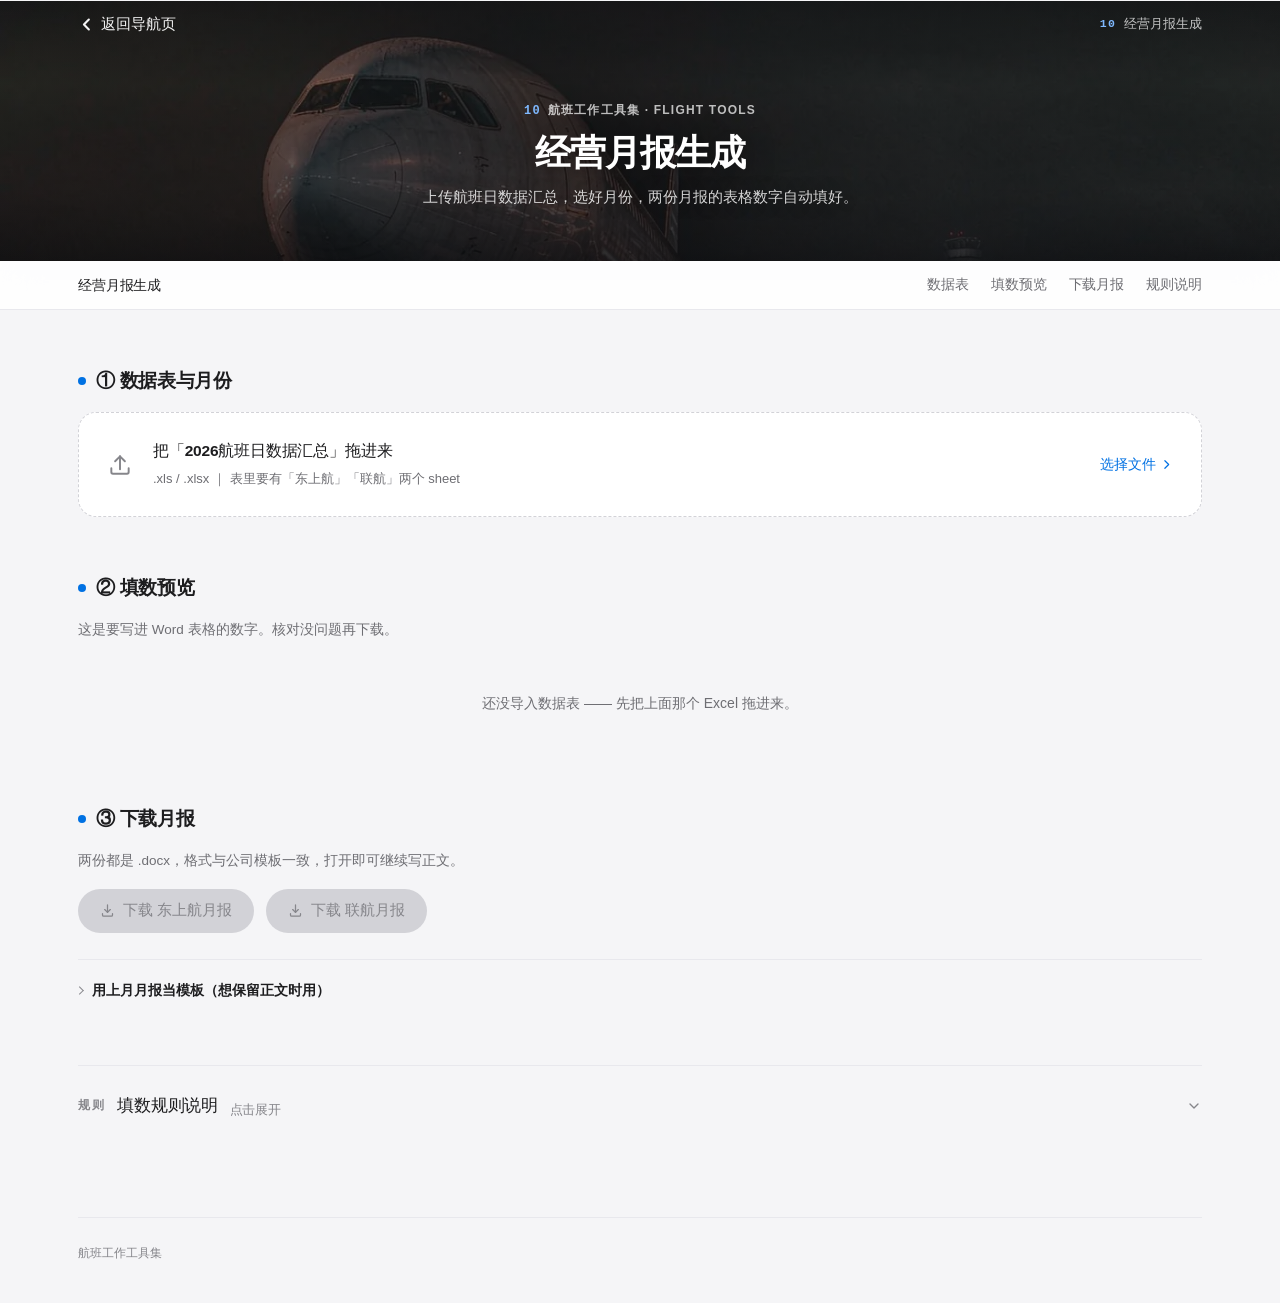
<file: monthly/index.html>
<!DOCTYPE html>
<html lang="zh-CN">
<head>
<meta charset="UTF-8">
<meta name="viewport" content="width=device-width, initial-scale=1.0">
<title>经营月报生成 · 航班工作工具集</title>
<link rel="icon" href="../assets/favicon.svg" type="image/svg+xml">
<meta name="description" content="上传航班日数据汇总表，选好月份，自动填好东上航与联航两份生产经营月报的表格数字，直接下载 Word。">
<meta property="og:type" content="website">
<meta property="og:title" content="经营月报生成 · 航班工作工具集">
<meta property="og:description" content="上传航班日数据汇总表，选好月份，自动填好东上航与联航两份生产经营月报的表格数字，直接下载 Word。">
<meta property="og:url" content="https://whaha5100-create.github.io/flight-tools/monthly/index.html">
<meta name="theme-color" content="#ffffff">
<link rel="stylesheet" href="../assets/site.css">
<link rel="stylesheet" href="../assets/tool-page.css">
<script src="../assets/nav-scroll.js" defer></script>
<style>
  /* ============ 月报生成 · 页面特有样式（通用样式见 site.css / tool-page.css）============ */

  /* 主视觉配图（相对样式表解析，必须写在本页） */
  .hero { background-image: url("../assets/tools/10-monthly.webp"); }

  /* ---- 上传区之后的月份选择 ---- */
  .pick-row {
    margin-top: 20px;
    display: grid; grid-template-columns: repeat(auto-fit, minmax(190px, 1fr)); gap: 14px;
  }
  .pick-cell { background: #fafafa; border: 1px solid var(--line); border-radius: var(--radius-sm); padding: 13px 15px; }
  .pick-cell .lab { font-size: 12.5px; color: var(--muted); font-weight: 600; margin-bottom: 8px; }
  .pick-cell select { width: 100%; padding: 9px 10px; font-size: 15px; text-align: center; font-family: inherit; }
  .pick-cell .unit { font-size: 12px; color: var(--muted-2); margin-top: 7px; text-align: center; }
  .pick-cell.ro { background: var(--tool-soft); border-color: var(--tool-line); }
  .pick-cell.ro .roval { text-align: center; font-size: 19px; font-weight: 700; color: var(--tool); line-height: 1.2; }
  .pick-cell.ro .ro-num { display: block; font-size: 11.5px; font-weight: 500; color: var(--muted-2); margin-top: 3px; }

  /* ---- 预览表 ----
     ⚠️ 表格类名用 .mt（不用 .out）、容器 id 用 #mrPreview（不用 #previewBody）：
     那两个名字被 01 manifest 占用，assets/tool-page.css 里有 #previewBody tbody td:first-child
     { text-align:center; position:sticky } 这种 ID 级规则，本页会跟着变形（首列被撑宽 + 居中）。
     2026-10-26 就是这么发现的 —— 别再改回去。 */
  .tbl-wrap { background: #fff; border: 1px solid var(--line); border-radius: var(--radius); overflow: hidden; }
  .tbl-wrap + .tbl-title { margin-top: 26px; }
  .tbl-title { font-size: 14px; font-weight: 700; color: var(--ink); margin: 22px 0 10px; }
  .tbl-title span { font-weight: 400; color: var(--muted-2); font-size: 12.5px; margin-left: 8px; }
  table.mt { width: 100%; border-collapse: collapse; font-size: 14px; table-layout: fixed; }
  table.mt col.c-lab { width: auto; }
  table.mt col.c-num { width: 116px; }
  table.mt col.c-mom { width: 92px; }
  table.mt th {
    background: #f5f5f7; color: var(--muted); font-weight: 600; font-size: 12.5px;
    padding: 10px 12px; text-align: center; border-bottom: 1px solid var(--line);
  }
  table.mt th.h-lab { text-align: left; }
  table.mt td {
    padding: 9px 12px; text-align: center; border-top: 1px solid var(--line-soft);
    font-variant-numeric: tabular-nums;
  }
  table.mt td.lab { text-align: left; font-weight: 600; color: var(--ink); }
  table.mt td.muted { color: var(--muted-2); }
  table.mt tr.blank td { background: #fcfcfd; color: var(--muted-2); font-size: 12.5px; }
  table.mt td.v { font-weight: 600; color: var(--ink); }
  table.mt th .th-sub {
    display: block; font-weight: 400; font-size: 11.5px; color: var(--muted-2); margin-top: 2px;
  }
  .tbl-note {
    margin: 0; padding: 9px 14px; font-size: 12.5px; line-height: 1.65;
    color: var(--muted); background: #fafafa; border-top: 1px solid var(--line-soft);
  }
  .tbl-note b { color: var(--ink-2); font-weight: 600; }

  /* ---- 数据完整度体检 ---- */
  .audit {
    margin-top: 18px; border: 1px solid var(--line); border-radius: var(--radius-sm);
    background: #fff; overflow: hidden;
  }
  .audit-h {
    padding: 9px 15px; font-size: 12px; font-weight: 600; color: var(--muted);
    background: #fafafa; border-bottom: 1px solid var(--line-soft);
  }
  .audit-list { list-style: none; margin: 0; padding: 0; }
  .audit-list li {
    display: grid; grid-template-columns: 58px 82px 1fr; gap: 10px; align-items: baseline;
    padding: 10px 15px; font-size: 13px; border-top: 1px solid var(--line-soft);
  }
  .audit-list li:first-child { border-top: 0; }
  .audit-list li b { font-weight: 600; color: var(--ink); }
  .audit-list li .ad { color: var(--muted); font-variant-numeric: tabular-nums; }
  .audit-list li .ai { color: var(--muted-2); line-height: 1.6; }
  .audit-list li .ai i { font-style: normal; color: var(--line); margin: 0 6px; }
  .audit-list li.bad .ad { color: #b25000; font-weight: 600; }
  .audit-list li.bad .ai { color: #8a3f00; }
  .audit-list li.warn .ad { color: #7a4a0c; font-weight: 600; }

  /* ---- 导出区 ---- */
  .dl-row { display: flex; flex-wrap: wrap; gap: 12px; align-items: center; }
  .dl-btn {
    display: inline-flex; align-items: center; gap: 8px;
    height: 44px; padding: 0 22px; border-radius: 980px; border: 0;
    background: var(--brand); color: #fff; font-family: inherit; font-size: 15px; font-weight: 500;
    cursor: pointer; transition: background var(--dur) var(--ease-out), transform var(--dur) var(--ease-out);
  }
  .dl-btn:hover { background: var(--brand-dark); }
  .dl-btn:active { transform: scale(.98); }
  .dl-btn[disabled] { background: var(--line); color: var(--muted-2); cursor: not-allowed; }
  .dl-btn svg { width: 15px; height: 15px; }
  .dl-name { font-size: 12.5px; color: var(--muted-2); margin-top: 12px; }
  .dl-name b { color: var(--muted); font-weight: 500; }

  /* ---- 模板（可选，想保留正文时用）---- */
  .tpl-box { margin-top: 26px; border-top: 1px solid var(--line-soft); padding-top: 20px; }
  .tpl-box summary { cursor: pointer; font-size: 13.5px; font-weight: 600; color: var(--ink); list-style: none; }
  .tpl-box summary::-webkit-details-marker { display: none; }
  .tpl-box summary::before {
    content: ""; display: inline-block; width: 6px; height: 6px; margin-right: 8px;
    border-right: 1.6px solid var(--muted-2); border-bottom: 1.6px solid var(--muted-2);
    transform: rotate(-45deg) translateY(-2px); transition: transform var(--dur) var(--ease-out);
  }
  .tpl-box[open] summary::before { transform: rotate(45deg) translateX(-2px); }
  .tpl-grid { margin-top: 16px; display: grid; grid-template-columns: repeat(auto-fit, minmax(230px, 1fr)); gap: 14px; }
  .tpl-cell { background: #fafafa; border: 1px solid var(--line); border-radius: var(--radius-sm); padding: 13px 15px; }
  .tpl-cell .lab { font-size: 12.5px; color: var(--muted); font-weight: 600; margin-bottom: 9px; }
  .tpl-cell .state { font-size: 12.5px; color: var(--ink-2); margin-top: 9px; word-break: break-all; }
  .tpl-cell .state.builtin { color: var(--muted-2); }
  .mini-btn {
    font: inherit; font-size: 12.5px; padding: 6px 14px; border-radius: 980px;
    border: 1px solid var(--line); background: #fff; color: var(--brand); cursor: pointer;
    transition: border-color var(--dur-fast) var(--ease-inout), background var(--dur-fast) var(--ease-inout);
  }
  .mini-btn:hover { border-color: var(--brand); background: var(--tool-light); }
  .tpl-tip { margin-top: 14px; font-size: 12.5px; line-height: 1.7; color: var(--muted); }
  .tpl-tip code { font-family: var(--mono); font-size: 11.5px; background: var(--bg); padding: 1px 5px; border-radius: 4px; }

  /* 空状态 */
  .empty-tip { padding: 34px 20px; text-align: center; color: var(--muted); font-size: 14px; }
  .empty-tip b { color: var(--ink); }
  .warn-tip {
    margin-top: 16px; padding: 12px 16px; border-radius: var(--radius-sm);
    background: var(--amber-soft); border: 1px solid #f0dcbc; color: #7a4a0c; font-size: 13px; line-height: 1.7;
  }
  @media (max-width: 719px) {
    .pick-row, .tpl-grid { grid-template-columns: 1fr; }
    table.mt { font-size: 13px; }
    table.mt th, table.mt td { padding: 8px 6px; }
    .audit-list li { grid-template-columns: 52px 1fr; }
    .audit-list li .ai { grid-column: 1 / -1; margin-top: 1px; }
    table.mt col.c-num { width: 84px; }
    table.mt col.c-mom { width: 66px; }
  }
</style>
</head>
<body>

  <header class="nav" id="nav">
    <div class="nav-inner">
      <a class="nav-back" href="../index.html"><svg class="ic" width="17" height="17" viewBox="0 0 16 16" fill="none" aria-hidden="true"><path d="M10.2 3.4 5.6 8l4.6 4.6" stroke="currentColor" stroke-width="2" stroke-linecap="round" stroke-linejoin="round"/></svg>返回导航页</a>
      <span class="nav-tool"><b>10</b>经营月报生成</span>
    </div>
  </header>

  <section class="hero is-tool">
    <p class="eyebrow"><span class="no">10</span>航班工作工具集 · FLIGHT TOOLS</p>
    <h1>经营月报生成</h1>
    <p class="lede">上传航班日数据汇总，选好月份，两份月报的表格数字自动填好。</p>
  </section>

  <div class="localnav">
    <div class="localnav-inner">
      <span class="ln-t">经营月报生成</span>
      <nav class="ln-links">
        <a href="#uploadArea">数据表</a>
        <a href="#previewPanel">填数预览</a>
        <a href="#exportPanel">下载月报</a>
        <a href="#rulesPanel">规则说明</a>
      </nav>
    </div>
  </div>

  <div class="container">
    <div class="anim">

      <!-- ① 数据表 + 月份 -->
      <div class="panel">
        <h2><span class="dot"></span>① 数据表与月份</h2>
        <div class="upload-zone no-click" id="uploadArea">
          <span class="icon" aria-hidden="true"><svg viewBox="0 0 24 24" fill="none" stroke="currentColor" stroke-width="1.8" stroke-linecap="round" stroke-linejoin="round"><path d="M12 16V4"/><path d="M7.5 8.5 12 4l4.5 4.5"/><path d="M4 15v3.5A1.5 1.5 0 0 0 5.5 20h13a1.5 1.5 0 0 0 1.5-1.5V15"/></svg></span>
          <div class="uz-body">
            <div class="text">把「2026航班日数据汇总」拖进来</div>
            <div class="hint">.xls / .xlsx ｜ 表里要有「东上航」「联航」两个 sheet</div>
          </div>
          <span class="uz-a" id="pickBtn">选择文件 <svg viewBox="0 0 24 24" fill="none" stroke="currentColor" stroke-width="2.2" stroke-linecap="round" stroke-linejoin="round" aria-hidden="true"><path d="M9 5l7 7-7 7"/></svg></span>
          <input type="file" id="fileInput" accept=".xls,.xlsx" hidden>
        </div>

        <div class="pick-row" id="pickRow" style="display:none">
          <div class="pick-cell">
            <div class="lab">要填哪个月</div>
            <select id="monthSel"></select>
            <div class="unit">只汇总这个月 1 号到月底</div>
          </div>
          <div class="pick-cell ro">
            <div class="lab">数据覆盖</div>
            <div class="roval" id="rangeText">—</div>
            <div class="ro-num" id="rangeSub">导入后自动识别</div>
          </div>
          <div class="pick-cell">
            <div class="lab">数据表</div>
            <div class="roval" id="fileText" style="font-size:13.5px;color:var(--ink-2);word-break:break-all">未导入</div>
            <div class="ro-num">换文件直接再拖一次</div>
          </div>
        </div>
        <div class="audit" id="audit" style="display:none">
          <div class="audit-h">数据完整度 · 按天体检</div>
          <ul class="audit-list" id="auditList"></ul>
        </div>
        <div class="warn-tip" id="warnTip" style="display:none"></div>
      </div>

      <!-- ② 填数预览 -->
      <div class="panel" id="previewPanel">
        <h2><span class="dot"></span>② 填数预览</h2>
        <p class="sub">这是要写进 Word 表格的数字。核对没问题再下载。</p>
        <div id="mrPreview">
          <div class="empty-tip">还没导入数据表 —— 先把上面那个 Excel 拖进来。</div>
        </div>
      </div>

      <!-- ③ 下载 -->
      <div class="panel" id="exportPanel">
        <h2><span class="dot"></span>③ 下载月报</h2>
        <p class="sub">两份都是 .docx，格式与公司模板一致，打开即可继续写正文。</p>
        <div class="dl-row">
          <button type="button" class="dl-btn" id="dlMu" disabled>
            <svg viewBox="0 0 24 24" fill="none" stroke="currentColor" stroke-width="2" stroke-linecap="round" stroke-linejoin="round"><path d="M12 3v12"/><path d="M7.5 10.5 12 15l4.5-4.5"/><path d="M4 17v2a2 2 0 0 0 2 2h12a2 2 0 0 0 2-2v-2"/></svg>
            下载 东上航月报
          </button>
          <button type="button" class="dl-btn" id="dlKn" disabled>
            <svg viewBox="0 0 24 24" fill="none" stroke="currentColor" stroke-width="2" stroke-linecap="round" stroke-linejoin="round"><path d="M12 3v12"/><path d="M7.5 10.5 12 15l4.5-4.5"/><path d="M4 17v2a2 2 0 0 0 2 2h12a2 2 0 0 0 2-2v-2"/></svg>
            下载 联航月报
          </button>
        </div>
        <div class="dl-name" id="dlName"></div>

        <details class="tpl-box" id="tplBox">
          <summary>用上月月报当模板（想保留正文时用）</summary>
          <div class="tpl-grid">
            <div class="tpl-cell">
              <div class="lab">东上航模板</div>
              <button type="button" class="mini-btn" id="tplMuPick">选择 .docx</button>
              <input type="file" id="tplMuFile" accept=".docx" hidden>
              <div class="state builtin" id="tplMuState">内置空白模板</div>
            </div>
            <div class="tpl-cell">
              <div class="lab">联航模板</div>
              <button type="button" class="mini-btn" id="tplKnPick">选择 .docx</button>
              <input type="file" id="tplKnFile" accept=".docx" hidden>
              <div class="state builtin" id="tplKnState">内置空白模板</div>
            </div>
            <div class="tpl-cell">
              <div class="lab">恢复</div>
              <button type="button" class="mini-btn" id="tplReset">恢复内置模板</button>
              <div class="state" style="margin-top:9px">只清掉浏览器里记的模板</div>
            </div>
          </div>
          <p class="tpl-tip">
            内置模板只保留<b>标题和表格</b>（没有正文）。想要带着上个月的正文一起生成，就把上个月的月报
            <code>.docx</code> 选进来 —— 文件<b>不会上传</b>，只存在你这台电脑的浏览器里，下个月打开还在。
          </p>
        </details>
      </div>

      <!-- 规则说明 -->
      <div class="rules-panel" id="rulesPanel">
        <div class="rules-header" id="rulesHeader">
          <div class="title">
            <span class="r-k">规则</span>
            <span class="r-t">填数规则说明</span>
            <span class="hint"><span class="when-closed">点击展开</span><span class="when-open">点击收起</span></span>
          </div>
          <div class="arrow" aria-hidden="true"><svg viewBox="0 0 24 24" fill="none" stroke="currentColor" stroke-width="2" stroke-linecap="round" stroke-linejoin="round"><path d="M6 9l6 6 6-6"/></svg></div>
        </div>
        <div class="rules-body">
          <div class="rules-inner">
            <ul>
              <li><b>填哪一列</b>：月报表头是 1 月到 12 月横向排开，选 <b>N 月</b> 就只写第 <b>N + 2</b> 列（1 月是第 3 列，9 月是第 11 列），不会串行。</li>
              <li><b>数据来源</b>：只读数据表的 <b>「东上航」</b> 和 <b>「联航」</b> 两个 sheet，各自生成一份月报。「总表」不用。</li>
              <li><b>进出港架次</b>：进港 = 进港架次（国内）+（国际）；出港 = 出港架次（国内）+（国际）。</li>
              <li><b>旅客运输量</b>：直接取「国内国际进港人数」「国内国际出港旅客总人数」—— 这两列<b>已经包含国际</b>，不再单独加国际人数。</li>
              <li><b>行李运输量</b>：进港取「国内国际进港行李」，出港取「国内国际托运总件数」。</li>
              <li><b>「三小」运输量</b> = 特服（轮椅）+ 特服（无陪老人+儿童）。数据表里无陪偶尔写成 <code>0+1</code> 这种，会先拆开再加。</li>
              <li><b>汇总列</b> = 1 月到所选月份的累加；<b>环比</b> = 与上月比，写成 <code>+3.2%</code> / <code>-1.8%</code>。表头会标出「这个月有几天有数 / 汇总一共含几天」，方便你判断这份数全不全。</li>
              <li><b>缺数据会提醒</b>：导入后按天体检，把 <b>缺整行</b>（那一天表里根本没有）、<b>没填</b>（行在、格子全空）、<b>只填了一半</b>、<b>全天为 0</b>（多半是停场）四类分开报，并列出<b>具体日期</b>。出现前三种时，点下载会先弹一句确认，不会闷头生成。</li>
              <li><b>环比打星号</b>：上月本身就没填全时，环比后面加 <code>*</code>，表下注明月只有几天 —— 天数不对等的环比只能参考。</li>
              <li><b>「暂无数据」的月份</b>：11、12 月这种，行和日期已经在表里铺好了，只是运量还没填，所以标成「暂无数据」。数据表更新后<b>重新导入</b>即可，标签自动消失，不用改任何设置。</li>
              <li><b>同比去年</b>留空 —— 数据表里没有去年同期的数。</li>
              <li><b>这些行留空，自己填</b>：货邮运输重量、不正常航班费用、行李赔偿费、行李破损率、行李类投诉量、民航局投诉量、全渠道投诉量、遣返旅客 —— 数据表里没有对应列。</li>
              <li><b>标题会跟着改</b>：「浙江分公司地面服务部生产经营月报（东上航）2026 年 X 月」里的年月按所选月份写；<b>正文里</b>提到月份的句子不动。</li>
              <li><b>数字对不上</b>：航信的数每天都在变，往月的数可能和当时填的不一致。以数据表当前值为准，页面预览就是最终写进 Word 的值。</li>
            </ul>
          </div>
        </div>
      </div>

      <footer class="site-footer">航班工作工具集</footer>
    </div>
  </div>

<script src="libs/xlsx.full.min.js"></script>
<script src="libs/jszip.min.js"></script>
<script src="monthly.js"></script>
</body>
</html>
</file>
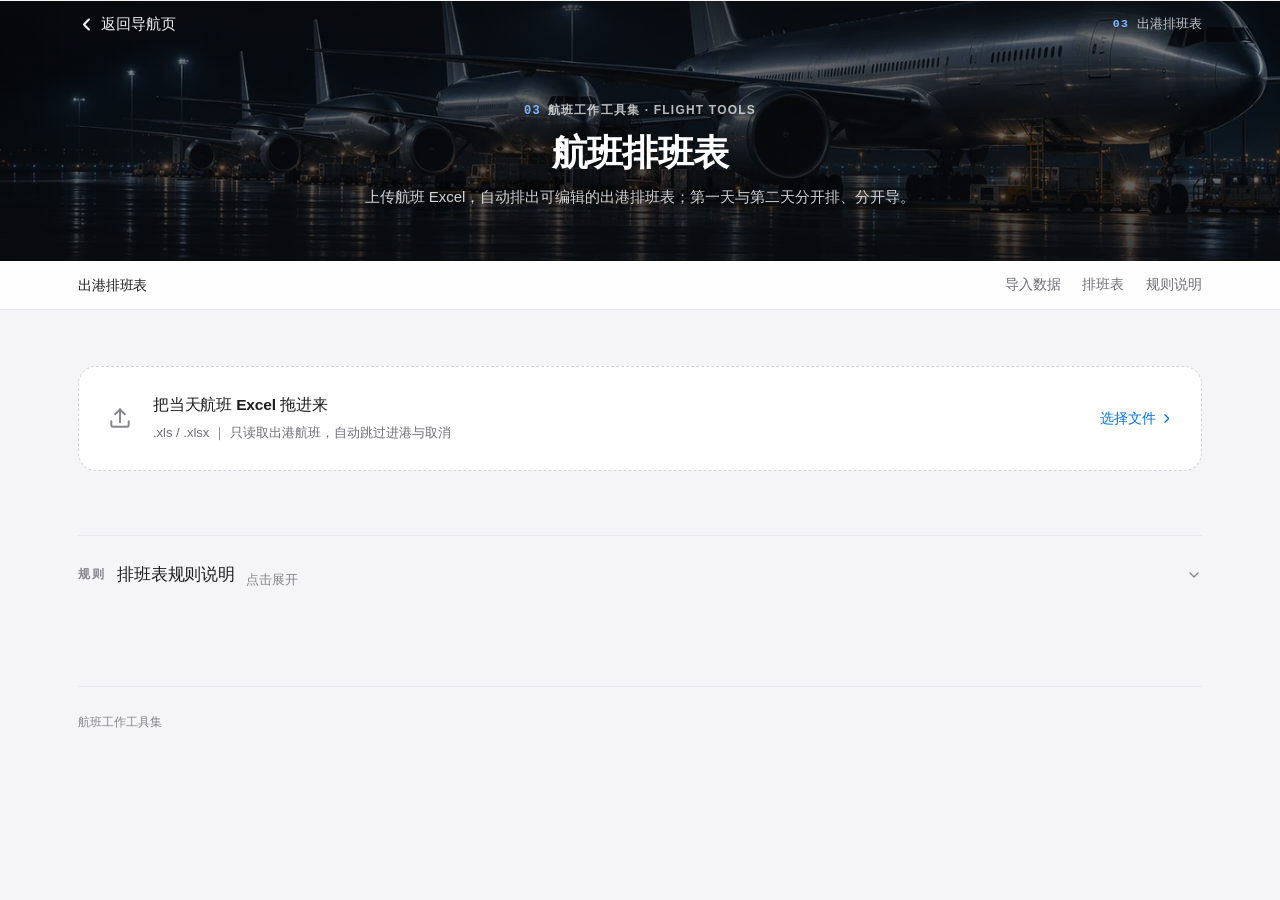
<file: schedule/index.html>
<!DOCTYPE html>
<html lang="zh-CN">
<head>
<meta charset="UTF-8">
<meta name="viewport" content="width=device-width, initial-scale=1.0">
<title>出港排班表 · 航班工作工具集</title>
<link rel="icon" href="../assets/favicon.svg" type="image/svg+xml">
<meta name="description" content="导入出港航班 Excel，按计离分段生成可编辑排班表：分配登机口、指定负责人、记录特服与调时。支持第一天 / 第二天两班次、早中晚分界自定义、负责人配色自选与撤回。">
<meta property="og:type" content="website">
<meta property="og:title" content="出港排班表 · 航班工作工具集">
<meta property="og:description" content="导入出港航班 Excel，按计离分段生成可编辑排班表：分配登机口、指定负责人、记录特服与调时。">
<meta property="og:url" content="https://whaha5100-create.github.io/flight-tools/schedule/index.html">
<meta name="theme-color" content="#ffffff">
<!-- 优先加载本地 SheetJS（自包含，不依赖外网 CDN）；若本地缺失则回退 CDN -->
<script src="libs/xlsx.full.min.js"></script>
<script>
  if (typeof XLSX === 'undefined') {
    document.write('<script src="https://cdn.sheetjs.com/xlsx-0.20.0/package/dist/xlsx.full.min.js"><\/script>');
  }
</script>
<!-- JSZip：导出 Excel 时把样式表塞进 xlsx 内部（SheetJS 免费版不写单元格样式） -->
<script src="libs/jszip.min.js"></script>
<link rel="stylesheet" href="../assets/site.css">
<script src="../assets/nav-scroll.js" defer></script>
<style>
  /* ============ schedule · 页面特有样式（通用样式见 ../assets/site.css）============ */
  /* 2026-10-02 全站统一配色：本页不再自持工具识别色，直接继承 site.css 的
     --tool: var(--brand) 与品牌蓝四档阶梯。原先写死在这里的 4 个色值已删除。 */

*, *::before, *::after { box-sizing: border-box; margin: 0; padding: 0; }

/* ============ 排班表：v3 语言（2026-10-25 重做）============
   去掉密集四边框与整行灰底：只用横向发丝线分「行」，不给「列」画线。
   列靠对齐方式和字重区分，不靠线。 */
/* ============ 表格配色（2026-10-26）============
   照 05 KN 出港统计那套：只开放「底色 / 字色」两个色板，表头、发丝线、悬停、输入框边框
   全部由这两个颜色推导（见 JS 的 schBuildPalette）。
   🔥 默认值 = 纯白 + 近黑 ⇒ 不选色时页面与导出图跟改版前逐像素一致。

   🔥 为什么全都带 `#resultArea` 前缀 + 两处 `!important`：这页的 <style> 在
      assets/tool-page.css **之前**，同特异性时后者赢：
        · tool-page.css:474  `.table-wrap{background:#fff}`        → 压掉底色
        · tool-page.css:470  `.table-wrap{border-color:…!important}` → 压掉描边
        · tool-page.css:478  `.table-wrap thead th{background:#fafafa}` → 压掉表头
        · site.css:687       `input[type=text]{background:#fff!important}` → 压掉输入框
      加 ID 前缀把特异性抬到 (1,1,x) 即可；只有两处对方也带 !important，必须跟。
      见 REF-traps「共享层的 !important 还压各页内联 style」。 */
#resultArea .table-wrap {
  --sch-bg:#ffffff; --sch-ink:#1d1d1f; --sch-ink2:#424245; --sch-sec:#6e6e73;
  --sch-rule:#e8e8ed; --sch-line:#d2d2d7; --sch-head:#fafafa; --sch-hover:#fbfcfd;
  /* 白点轮廓 + 整表字体：默认值写在这里（JS 会用同名变量覆盖），
     这样「不碰控件 = 和上一版一模一样」，validate-site 也能查到声明。 */
  --sch-dot-ring: rgba(0,0,0,.22);
  --sch-k: 1;                 /* 字号倍数（相对 13.5px） */
  --sch-ff: inherit;          /* 字体 */
  --sch-fw: 400;              /* 正文字重 */
  --sch-th-fw: 590;           /* 表头字重 */
  --resp-fw: 640;             /* 负责人名字字重（比正文重一档） */
  overflow-x: auto; border-radius: var(--radius-sm);
  border: 1px solid var(--sch-rule) !important;
  background: var(--sch-bg);
}
/* 🔥 整表字号 / 字体 / 加粗（2026-10-27 用户：「作用于整张吧字体大小」）。
   --sch-k 是「相对 13.5px 的倍数」，JS 只改这一个数，全表所有字号 + 所有列宽一起等比放大，
   所以放大后不会串列、不会把「北京首都」再截成三个字。
   --sch-ff 字体（空 = 继承页面）、--sch-fw 正文字重、--sch-th-fw 表头字重。 */
table.sch-table { width: 100%; border-collapse: collapse;
  font-size: calc(13.5px * var(--sch-k, 1));
  font-family: var(--sch-ff, inherit);
  font-weight: var(--sch-fw, 400);
  min-width: 1100px; }
#resultArea table.sch-table th {
  background: var(--sch-head); color: var(--sch-sec); font-weight: var(--sch-th-fw, 590); padding: 11px 12px;
  text-align: center; white-space: nowrap; font-size: calc(12px * var(--sch-k, 1)); letter-spacing: .02em;
  border-bottom: 1px solid var(--sch-rule);
}
#resultArea table.sch-table td {
  border: 0; border-top: 1px solid var(--sch-rule); padding: 11px 12px;
  text-align: center; vertical-align: middle; white-space: nowrap;
  font-size: calc(13.5px * var(--sch-k, 1)); line-height: 1.5;
  color: var(--sch-ink2);
}
#resultArea table.sch-table tbody tr:first-child td { border-top: 0; }
#resultArea table.sch-table tbody tr:hover td { background: var(--sch-hover); }
#resultArea table.sch-table td.flight-num { font-weight: 600; color: var(--sch-ink);
  font-size: calc(14px * var(--sch-k, 1));
  font-variant-numeric: tabular-nums; letter-spacing: -.01em; }
#resultArea table.sch-table td.dep-cell { font-variant-numeric: tabular-nums; color: var(--sch-ink); font-weight: 500; }
#resultArea table.sch-table td.note-cell { font-size: calc(12.5px * var(--sch-k, 1)); line-height: 1.6; text-align: left; white-space: normal;
  max-width: 260px; color: var(--sch-sec); }
/* 备注列最宽，表头居中会和左对齐的正文错开 → 单独左对齐 */
table.sch-table th.th-note { text-align: left; }
table.sch-table td.empty-cell { padding: 44px 20px; color: var(--muted-2); font-size: calc(13.5px * var(--sch-k, 1)); }

/* 可编辑单元格 —— 底色走 transparent，这样选了深底色时输入框不会留一块白。
   ⚠️ 这里必须带 !important：assets/site.css:687 用
      `input[type=text]{background:#fff !important; border-color:#d2d2d7 !important}`
      把输入框钉死了（那是共享层，不能动）。 */
#resultArea table.sch-table input.cell-input {
  width: 100%; min-width: 60px; padding: 5px 8px; border: 1px solid var(--sch-line); border-radius: 7px;
  font-size: calc(13px * var(--sch-k, 1)); font-family: inherit; text-align: center; outline: none;
  transition: border-color var(--dur-fast) var(--ease-inout);
  background: transparent !important; color: var(--sch-ink);
  border-color: var(--sch-line) !important;
}
#resultArea table.sch-table input.cell-input:focus { border-color: var(--brand) !important; box-shadow: 0 0 0 3px rgba(0,113,227,.12); }
#resultArea table.sch-table input.cell-input.note-input { text-align: left; }

/* 操作列：钉在右边 —— 表格横向滚动时也能点到「插入 / 删除」 */
#resultArea table.sch-table th:last-child { position: sticky; right: 0; z-index: 2; background: var(--sch-head); }
#resultArea table.sch-table td.op-cell { white-space: nowrap; position: sticky; right: 0; z-index: 1;
  background: var(--sch-bg); box-shadow: -10px 0 14px -12px rgba(0,0,0,.22); }
#resultArea table.sch-table tbody tr:hover td.op-cell { background: var(--sch-hover); }
.row-btn {
  display: inline-flex; align-items: center; gap: 3px; margin: 1px;
  padding: 4px 9px; border: 1px solid transparent; border-radius: 7px;
  font-size: 11.5px; font-weight: 500; cursor: pointer; background: transparent; color: var(--sch-sec);
}
.row-btn:hover { border-color: var(--sch-line); color: var(--sch-ink); background: var(--sch-bg); }
.row-btn.danger:hover { border-color: var(--danger-line); color: var(--danger); background: var(--danger-soft); }

/* ============ 负责人：色点 + 名字（2026-10-26 重做）============
   旧版是「浅底 + 深字 + 同色描边」的胶囊，三个毛病：
     ① 宽度随名字长短变 → 整列没有一条边对齐；
     ② 两个人时 flex-wrap 上下堆叠 → 行高撑成两倍，跟隔壁行不齐；
     ③ 12 个彩色块挤在一屏里，密度过高（用户：「还是不美观」）。
   现在：颜色只留一个圆点，名字统一走 --sch-ink；多人挤在同一行用「·」分隔，
   行高恒定、边缘自然对齐；「+」从名字后面挪到列最右边单独站位（用户：「加号做到边上去」）。
   🔥 2026-10-26 晚二次调：用户「前面一个点不是很明显，建议字体大点加粗」
      → 圆点 8 → 11px，名字 12.5px/560 → 13.5px/640，中间分隔点也跟着放大。
      ⚠️ 放大后仍必须满足三条不变式：负责格等高 / 行等高 / 「+」同一 x（schedule-probe `[L 版式]`）。 */
.resp-cell { display: flex; align-items: center; gap: 6px; min-height: 28px; }
.resp-list { flex: 1 1 auto; display: flex; align-items: center; justify-content: center;
  min-width: 0; white-space: nowrap; overflow: hidden; }
/* 字号跟随整表（td 已经把 --sch-k 算进去了），只有字重单独留一个变量 ——
   名字比正文重一档是有意的（一眼认出人名）。 */
.resp-item { display: inline-flex; align-items: center; gap: 6px;
  font-size: inherit;
  font-weight: var(--resp-fw, 640);
  font-family: inherit;
  letter-spacing: .01em; color: var(--sch-ink); user-select: none; }
/* 出厂状态 = 白点（2026-10-27 用户：「每个人的名字前面的那个色块点变成都变成白色」）。
   白点落在白底上会看不见 → 用 inset 描边勾出轮廓；尺寸不变，所以行高不变。 */
.resp-dot { width: 11px; height: 11px; border-radius: 50%; flex-shrink: 0;
  background: #fff;
  box-shadow: inset 0 0 0 1px var(--sch-dot-ring, rgba(0,0,0,.22)); }
.resp-dot.has-color { box-shadow: inset 0 0 0 1px rgba(0,0,0,.08); }
.resp-sep { color: var(--sch-sec); opacity: .45; margin: 0 8px; font-size: inherit; line-height: 1; }
.resp-empty { color: var(--sch-sec); opacity: .38; font-size: inherit; }
.resp-item .rm-btn {
  display: inline-flex; align-items: center; justify-content: center;
  width: 14px; height: 14px; border-radius: 50%; font-size: 11px; line-height: 1;
  color: inherit; opacity: .3; cursor: pointer; transition: opacity var(--dur-fast);
}
.resp-item .rm-btn:hover { opacity: 1; }

/* 「+」钉在列最右：一行一个，形成整齐的竖向节奏；平时很淡，指上去才变蓝 */
.resp-add {
  flex: 0 0 auto; display: inline-flex; align-items: center; justify-content: center;
  width: 20px; height: 20px; padding: 0; border: 0; border-radius: 6px; background: transparent;
  color: var(--sch-sec); opacity: .4; cursor: pointer;
  transition: opacity var(--dur-fast) var(--ease-inout), color var(--dur-fast) var(--ease-inout),
              background var(--dur-fast) var(--ease-inout);
}
.resp-add:hover { opacity: 1; color: var(--brand); background: var(--tool-light); }

/* ============ 登机口选择器（2026-10-26）============
   201–224 共 24 个值，正好 6 列 × 4 行一屏看完。点格子填值，底部留手输兜底。
   🔥 弹层必须 position:fixed 挂到 body 上 —— .table-wrap 带 overflow-x:auto，
      按规范 overflow-y 会一起变成 auto，绝对定位的弹层会被裁掉（负责人那个菜单也改成 fixed 了）。 */
.gate-trigger {
  display: inline-flex; align-items: center; justify-content: center; gap: 3px;
  min-width: 62px; padding: 4px 8px; border: 1px solid var(--sch-line); border-radius: 7px;
  background: transparent; color: var(--sch-ink); font-size: 13px;
  font-variant-numeric: tabular-nums; cursor: pointer;
  transition: border-color var(--dur-fast) var(--ease-inout), color var(--dur-fast) var(--ease-inout);
}
.gate-trigger:hover { border-color: var(--brand); color: var(--brand); }
.gate-trigger.is-empty { color: var(--sch-sec); opacity: .5; }
.gate-trigger .gt-chev { opacity: .5; }

#gatePop {
  position: fixed; z-index: 300; display: none; padding: 10px;
  background: var(--card); border: 1px solid var(--line); border-radius: var(--radius-sm);
  box-shadow: var(--shadow-lg);
}
#gatePop.open { display: block; animation: fadeUp .16s ease both; }
.gp-grid { display: grid; grid-template-columns: repeat(6, 36px); gap: 5px; }
.gp-cell {
  height: 30px; padding: 0; border: 1px solid transparent; border-radius: 7px; background: transparent;
  color: var(--ink-2); font-size: 12.5px; font-variant-numeric: tabular-nums; cursor: pointer;
  transition: background var(--dur-fast), color var(--dur-fast);
}
.gp-cell:hover { background: var(--tool-light); color: var(--brand); }
.gp-cell[aria-pressed="true"] { background: var(--brand); color: #fff; }
.gp-foot { display: flex; align-items: center; gap: 6px; margin-top: 9px;
  padding-top: 9px; border-top: 1px solid var(--line-soft); }
.gp-foot input {
  flex: 1; min-width: 0; border: 1px solid var(--line); border-radius: 7px; padding: 5px 8px;
  font-size: 12.5px; outline: none; text-align: center; font-variant-numeric: tabular-nums;
}
.gp-foot input:focus { border-color: var(--brand); }
.gp-clear { border: 0; background: transparent; color: var(--muted-2); font-size: 12px;
  cursor: pointer; white-space: nowrap; padding: 4px 6px; border-radius: 6px; }
.gp-clear:hover { color: var(--danger); background: var(--danger-soft); }

/* 负责人下拉选择器：无负责人时只给一个很轻的「添加」，不再用蓝色虚线长条
   （8 行 8 个蓝框太吵，跟「高调简约」冲突） */
.picker-wrap { position: static; display: inline-block; }
.picker-trigger {
  display: inline-flex; align-items: center; gap: 3px;
  padding: 3px 8px; border: 1px solid transparent; border-radius: 7px;
  font-size: 12px; color: var(--muted-2); cursor: pointer;
  transition: color var(--dur-fast) var(--ease-inout), background var(--dur-fast) var(--ease-inout);
  background: transparent; user-select: none;
}
.picker-trigger:hover { color: var(--brand); background: var(--tool-light); }
/* 🔥 position:fixed + JS 算坐标 —— 原来 absolute + top:100% 会被 .table-wrap 的
   overflow-x:auto（连带 overflow-y:auto）裁掉，最后几行的菜单根本看不见。
   fixed 不受祖先 overflow 裁剪（只要祖先没有 transform/filter 建包含块）。 */
.picker-menu {
  display: none; position: fixed; top: 0; left: 0;
  background: var(--card); border: 1px solid var(--line); border-radius: var(--radius-sm);
  box-shadow: var(--shadow-lg); padding: 12px; z-index: 300; width: 260px;
  /* 🔥 必须限高 + 内部滚动（2026-10-27）：名字一多（12 个名字 ≈ 448px）弹层就比屏幕还高，
     JS 无论怎么算都只能把它顶到屏幕最上面 —— 用户原话「飞到天上去了，不在加号边上」。
     限高之后「装不下」这件事从定位问题变成滚动问题，永远装得下。 */
  max-height: min(52vh, 380px); overflow-y: auto; overscroll-behavior: contain;
}
.picker-menu.open { display: block; animation: fadeUp .2s ease both; }
/* 勾完名字后重开的这一次不要再淡入一遍（否则每勾一个人面板就闪一下） */
.picker-menu.open.no-anim { animation: none; }
.picker-row { display: flex; align-items: center; gap: 8px; padding: 6px 8px; border-radius: 8px;
  cursor: pointer; transition: background var(--dur-fast); }
.picker-row:hover { background: var(--tool-light); }
.picker-row input[type="checkbox"] { accent-color: var(--brand); width: 15px; height: 15px; flex-shrink: 0; }
.picker-row label { font-size: 13px; cursor: pointer; flex: 1; }
/* 名单长了先给搜索框（2026-10-29）：sticky 钉在弹层顶部，滚动时不跟着走 */
.picker-search { position: sticky; top: -12px; z-index: 1;
  margin: -12px -12px 6px; padding: 12px 12px 8px;
  background: var(--card); border-bottom: 1px solid var(--line-soft); }
.picker-search input { width: 100%; box-sizing: border-box; border: 1px solid var(--line);
  border-radius: 7px; padding: 5px 8px; font-size: 12px; outline: none; font-family: inherit; }
.picker-search input:focus { border-color: var(--brand); }
/* 刚加进来的人给一下轻微的底色提示，让人知道「加在这儿了」 */
.picker-row.just-added { background: var(--tool-light); }
.picker-empty, .picker-none { font-size: 12px; color: var(--muted-2); line-height: 1.6;
  padding: 8px; }
.picker-none:empty { display: none; }
.picker-add { display: flex; align-items: center; gap: 6px; margin-top: 8px;
  padding-top: 8px; border-top: 1px solid var(--line); }
.picker-add input { flex: 1; border: 1px solid var(--line); border-radius: 7px; padding: 5px 8px;
  font-size: 12px; outline: none; }
.picker-add input:focus { border-color: var(--brand); }
.picker-add button { padding: 5px 12px; border: none; border-radius: 7px; background: var(--brand);
  color: #fff; font-size: 12px; font-weight: 500; cursor: pointer; white-space: nowrap; }

/* ============ 班次切换（第一天 / 第二天）============ */
.day-bar { display: flex; align-items: center; gap: 10px; flex-wrap: wrap; margin: 0 0 18px; }
.day-tabs { display: inline-flex; gap: 0; padding: 3px; background: var(--bg); border-radius: var(--radius-sm); }
.day-tab { border: 0; background: transparent; cursor: pointer; padding: 7px 16px; border-radius: 7px;
  font-size: 13.5px; font-weight: 500; color: var(--muted); display: inline-flex; align-items: center; gap: 7px;
  transition: background var(--dur-fast) var(--ease-inout), color var(--dur-fast) var(--ease-inout); }
.day-tab:hover { color: var(--ink); }
.day-tab.active { background: #fff; color: var(--ink); box-shadow: 0 1px 2px rgba(0,0,0,.06); }
.day-tab .dsub { font-size: 11.5px; font-weight: 400; color: var(--muted-2); }
.day-tab .dcount { font-size: 11px; font-weight: 600; color: var(--muted-2);
  background: var(--line-soft); border-radius: 999px; padding: 1px 7px; }
.day-tab.active .dcount { background: var(--tool-soft); color: var(--tool-dark); }
.day-hint { font-size: 12.5px; color: var(--muted-2); }

/* ============ 时间设置（可自定义）============ */
.bound-row { display: flex; align-items: center; gap: 18px; flex-wrap: wrap;
  padding: 12px 0 2px; margin-top: 14px; border-top: 1px solid var(--line-soft); }
.bound-row .bl { font-size: 12.5px; color: var(--muted-2); letter-spacing: .02em; }
.bound-field { display: inline-flex; align-items: center; gap: 6px; font-size: 12.5px; color: var(--muted); }
.bound-field input {
  width: 62px; padding: 5px 7px; border: 1px solid var(--line); border-radius: 7px;
  font-size: 12.5px; text-align: center; outline: none; font-variant-numeric: tabular-nums;
  transition: border-color var(--dur-fast) var(--ease-inout); color: var(--ink);
}
.bound-field input:focus { border-color: var(--brand); box-shadow: 0 0 0 3px rgba(0,113,227,.12); }
.bound-field input.bad { border-color: var(--danger); background: var(--danger-soft); }
.bound-warn { font-size: 12px; color: var(--danger); }
.bound-warn[hidden] { display: none; }

/* ============ 人员名单（2026-10-29 重做，原「人员配色」）============
   用户两个诉求：①「人员配色那里只能显示五个名字」（那是写死的示例名，已删）
              ②「不上班的人也能删掉，下面能删也能加」。
   所以这里从「只读的色块条」改成「可搜、可加、可删的名单」。
   设计语言照旧：发丝描边 + 无实心底色，只有能点的东西用品牌蓝。 */
.pp-bar { display: flex; flex-direction: column; align-items: stretch; gap: 11px;
  padding: 12px 0 0; margin-top: 14px; border-top: 1px solid var(--line-soft); }
.pp-row { display: flex; align-items: center; gap: 16px; flex-wrap: wrap; }
.rn-ctl { display: inline-flex; align-items: center; gap: 8px; flex-wrap: wrap; }
.rn-inp {
  height: 26px; padding: 0 10px; border: 1px solid var(--line); border-radius: 7px;
  background: #fff; color: var(--ink); font-size: 12.5px; font-family: inherit; outline: none;
  transition: border-color var(--dur-fast) var(--ease-inout);
}
.rn-inp::placeholder { color: var(--muted-2); }
.rn-inp:focus { border-color: var(--brand); box-shadow: 0 0 0 3px var(--tool-soft); }
.rn-search { width: 122px; }
.rn-addin { width: 148px; }
.rn-count { font-size: 12px; color: var(--muted-2); font-variant-numeric: tabular-nums; }

/* 🔥 名单区限高 + 内部滚动：几十个人也不会把页面撑长（用户：「人多了排不下」） */
.rn-list {
  display: flex; flex-wrap: wrap; align-content: flex-start; gap: 8px;
  max-height: 176px; overflow-y: auto; overscroll-behavior: contain;
  padding: 2px; border-radius: var(--radius-sm);
}
.rn-item {
  display: inline-flex; align-items: center; gap: 7px;
  height: 32px; padding: 0 6px 0 5px; border-radius: 9px;
  border: 1px solid var(--line-soft); background: transparent;
  font-size: 12.5px; color: var(--ink); user-select: none;
  transition: border-color var(--dur-fast) var(--ease-inout);
}
.rn-item:hover { border-color: var(--line); }
.rn-name { max-width: 9em; overflow: hidden; text-overflow: ellipsis; white-space: nowrap; }
/* 色块 17→22px（用户：「三十个人挤成一片小灰点，找一个人太费眼」） */
.pp-swatch { position: relative; width: 22px; height: 22px; border-radius: 50%;
  border: 1px solid rgba(0,0,0,.12); cursor: pointer; display: inline-block; flex-shrink: 0; }
/* 出厂白点：面板上的色块也必须是白的，而且要能看出「这是个空色块」 */
.pp-swatch.is-white { background: #fff !important; border-color: rgba(0,0,0,.26); }
.pp-swatch input { position: absolute; inset: 0; width: 100%; height: 100%;
  opacity: 0; cursor: pointer; border: 0; padding: 0; }
.rn-del {
  display: inline-flex; align-items: center; justify-content: center;
  width: 18px; height: 18px; padding: 0; border: 0; border-radius: 50%;
  background: transparent; color: var(--muted-2); font-size: 13px; line-height: 1;
  cursor: pointer; transition: color var(--dur-fast), background var(--dur-fast);
}
.rn-del:hover { color: var(--danger); background: var(--danger-soft); }
.rn-empty { font-size: 12.5px; color: var(--muted-2); padding: 9px 2px; line-height: 1.6; }

/* 删人二选一弹层（fixed，跟登机口弹层同一套定位） */
#rnPop {
  position: fixed; z-index: 320; display: none; width: 252px; padding: 6px;
  background: var(--card); border: 1px solid var(--line); border-radius: var(--radius-sm);
  box-shadow: var(--shadow-lg);
}
#rnPop.open { display: block; animation: fadeUp .16s ease both; }
#rnPop.no-anim { animation: none; }
.rn-pop-btn {
  display: block; width: 100%; text-align: left; padding: 8px 10px;
  border: 0; border-radius: 7px; background: transparent; cursor: pointer; font-family: inherit;
}
.rn-pop-btn:hover { background: var(--tool-light); }
.rn-pop-t { display: block; font-size: 13px; color: var(--ink); }
.rn-pop-d { display: block; font-size: 11.5px; color: var(--muted-2); margin-top: 2px; }
.rn-pop-btn[data-act="all"] .rn-pop-t { color: var(--danger); }
.rn-pop-btn[disabled] { opacity: .38; cursor: default; }
.rn-pop-btn[disabled]:hover { background: transparent; }

/* ============ 名字字体控件（2026-10-27）============
   只作用于「负责人名字」，不是整张表 —— 列宽是死宽的（到站 108 / 登机口 92…），
   整表放大直接串列。发丝描边 + 无底色，选中才用品牌蓝，跟导出配色同一套语言。 */
.ff-ctl { display: inline-flex; align-items: center; gap: 8px; flex-wrap: wrap; }
.ff-sel {
  -webkit-appearance: none; appearance: none;
  height: 26px; padding: 0 24px 0 9px; border-radius: 7px;
  border: 1px solid var(--line); background-color: #fff; color: var(--ink);
  font-size: 12.5px; font-family: inherit; cursor: pointer; outline: none;
  background-image: url("data:image/svg+xml;charset=utf8,%3Csvg xmlns='http://www.w3.org/2000/svg' viewBox='0 0 24 24' fill='none' stroke='%236e6e73' stroke-width='2.2' stroke-linecap='round' stroke-linejoin='round'%3E%3Cpath d='M6 9l6 6 6-6'/%3E%3C/svg%3E");
  background-repeat: no-repeat; background-position: right 6px center; background-size: 11px 11px;
  transition: border-color var(--dur-fast) var(--ease-inout);
}
.ff-sel:hover { border-color: var(--muted-2); }
.ff-sel:focus-visible { border-color: var(--brand); box-shadow: 0 0 0 3px var(--tool-soft); }
.ff-bold {
  width: 26px; height: 26px; border-radius: 7px; border: 1px solid var(--line);
  background: #fff; color: var(--ink-2); cursor: pointer; font-size: 12.5px; font-weight: 700;
  font-family: Georgia, "Times New Roman", serif; line-height: 1; padding: 0;
  transition: border-color var(--dur-fast) var(--ease-inout), color var(--dur-fast), background var(--dur-fast);
}
.ff-bold:hover { border-color: var(--muted-2); }
.ff-bold[aria-pressed="true"] { border-color: var(--brand); color: var(--brand); background: var(--tool-light); }
.ff-preview { font-size: 12.5px; color: var(--muted-2); }

/* ============ 导出配色控件（2026-10-26，与 05 KN 出港统计同一套语言）============
   发丝描边 + 无底色，只有「可点」的东西用品牌蓝（选中环）。
   只给两个色板是有意的：整张图是「几级灰度 + 数据含义色」建的层次，
   颜色全开放的话深底一配就糊 —— 其余层级由这两个颜色推导。 */
.color-ctl { display: inline-flex; align-items: center; gap: 12px; flex-wrap: wrap;
  padding: 0 4px; }
.cc-label { font-size: 12.5px; color: var(--muted-2); letter-spacing: .02em; }
.cc-field { display: inline-flex; align-items: center; gap: 6px; font-size: 13px; color: var(--muted); }
.cc-field input[type=color] {
  -webkit-appearance: none; appearance: none; width: 22px; height: 22px; padding: 0;
  border: 1px solid var(--line); border-radius: 6px; background: none; cursor: pointer; overflow: hidden; }
.cc-field input[type=color]::-webkit-color-swatch-wrapper { padding: 0; }
.cc-field input[type=color]::-webkit-color-swatch { border: 0; border-radius: 5px; }
.cc-sep { width: 1px; height: 18px; background: var(--line); }
.cc-presets { display: inline-flex; align-items: center; gap: 8px; }
.cc-dot { width: 21px; height: 21px; padding: 0; border: 1px solid var(--line); border-radius: 50%;
  background: #fff; cursor: pointer; display: inline-flex; align-items: center; justify-content: center;
  transition: outline-color var(--dur-fast) var(--ease-inout); }
.cc-dot > i { width: 7px; height: 7px; border-radius: 50%; display: block; }
.cc-dot:hover { outline: 2px solid var(--line); outline-offset: 2px; }
.cc-dot[aria-pressed="true"] { outline: 2px solid var(--brand); outline-offset: 2px; }
.cc-reset { background: none; border: 0; padding: 0; font-size: 12.5px; color: var(--muted-2);
  cursor: pointer; text-decoration: underline; text-underline-offset: 3px; text-decoration-thickness: 1px; }
.cc-reset:hover { color: var(--ink); }
/* ⚠️ 不用 flex-basis 100% —— 它现在是 .pp-bar（column 方向）的直接子元素，basis 会变成高度 */
.cc-warn { font-size: 12.5px; color: var(--amber); }
.cc-warn[hidden] { display: none; }

/* ============ 时段切换 Tabs ============ */
.period-tabs { display: flex; gap: 10px; margin: 12px 0 2px; flex-wrap: wrap; }
.period-tab { display: flex; flex-direction: column; align-items: flex-start; gap: 2px;
  padding: 9px 18px; border: 1px solid var(--line); background: #fff; border-radius: var(--radius-sm);
  cursor: pointer; font-size: 14px; font-weight: 560; color: var(--ink-2);
  transition: border-color var(--dur-fast) var(--ease-inout), background var(--dur-fast) var(--ease-inout); }
.period-tab .pr { font-size: 11px; color: var(--muted-2); font-weight: 400; font-variant-numeric: tabular-nums; }
.period-tab:hover { border-color: var(--muted-2); }
.period-tab.active { border-color: var(--brand); background: var(--tool-light); color: var(--brand); }
.period-tab.active .pr { color: var(--tool-dark); }

.btn-sm { background: #fff; color: var(--ink); border: 1px solid var(--line); cursor: pointer;
  font-size: 13px; font-weight: 500; padding: 9px 16px; border-radius: var(--radius-sm);
  transition: border-color var(--dur-fast) var(--ease-inout), color var(--dur-fast) var(--ease-inout); }
.btn-sm:hover { border-color: var(--muted-2); }
.btn-sm.draft { color: var(--ink); }
.btn-sm.danger { color: var(--danger); border-color: var(--danger-line); }
.btn-sm.danger:hover { background: var(--danger-soft); border-color: var(--danger); }
.btn-sm:disabled { opacity: .4; cursor: not-allowed; }
.btn-sm:disabled:hover { border-color: var(--line); }
.info-hint { font-size: 12.5px; color: var(--muted-2); }
.draft-note { font-size: 13px; color: var(--muted); margin-right: 10px; }

/* 轻提示 toast */
.toast {
  position: fixed; left: 50%; bottom: 32px; transform: translateX(-50%) translateY(20px);
  background: var(--ink); color: #fff; padding: 12px 22px; border-radius: var(--radius-sm);
  font-size: 13.5px; font-weight: 500; box-shadow: var(--shadow-lg); z-index: 999;
  opacity: 0; transition: opacity .3s, transform .3s; pointer-events: none; max-width: 90vw;
}
.toast.show { opacity: 1; transform: translateX(-50%) translateY(0); }

/* ============ Stats Bar ============ */
.stats-bar { display: flex; gap: 14px; margin-top: 14px; flex-wrap: wrap; }
.stat-pill { display: inline-flex; align-items: center; gap: 6px; padding: 6px 14px; border-radius: 999px;
  font-size: 13px; font-weight: 560; background: var(--tool-light); color: var(--tool-dark);
  border: 1px solid var(--tool-soft); }

  /* 本页主视觉配图：与首页卡片同一张（原创生成，无航司涂装 / 商标）。
     ⚠️ 必须写在页面里 —— CSS 的 url() 相对**样式表**解析，
        写进 assets/site.css 会指到 assets/assets/… 去。 */
  .hero { background-image: url("../assets/tools/03-schedule.webp"); }
</style>
<!-- 工具页 v3 设计语言（2026-10-23）。必须排在本页 <style> 之后 ——
     否则压不住页面里那批旧规则（圆角胶囊按钮 / 灰底统计卡 / 胶囊标签）。 -->
<link rel="stylesheet" href="../assets/tool-page.css">
</head>
<body>

  <!-- ============ 通栏吸顶页眉 + 满屏暗色主视觉（与首页同一套，样式在 assets/site.css）============ -->
  <header class="nav" id="nav">
    <div class="nav-inner">
      <a class="nav-back" href="../index.html"><svg class="ic" width="17" height="17" viewBox="0 0 16 16" fill="none" aria-hidden="true"><path d="M10.2 3.4 5.6 8l4.6 4.6" stroke="currentColor" stroke-width="2" stroke-linecap="round" stroke-linejoin="round"/></svg>返回导航页</a>
      <span class="nav-tool"><b>03</b>出港排班表</span>
    </div>
  </header>

  <!-- ⚠️ 主视觉配图由本页 <style> 里的 .hero 规则给出 —— CSS 的 url() 相对**样式表**解析，
       写进共享层会指到 assets/assets/… 去。配图与本工具在首页卡片上是同一张（原创生成，无航司涂装 / 商标）。 -->
  <section class="hero is-tool">
    <p class="eyebrow"><span class="no">03</span>航班工作工具集 · FLIGHT TOOLS</p>
    <h1>航班排班表</h1>
    <p class="lede">上传航班 Excel，自动排出可编辑的出港排班表；第一天与第二天分开排、分开导。</p>
  </section>


<div class="localnav">
  <div class="localnav-inner">
    <span class="ln-t">出港排班表</span>
    <nav class="ln-links">
      <a href="#uploadZone">导入数据</a>
      <a href="#resultArea">排班表</a>
      <a href="#rulesPanel">规则说明</a>
    </nav>
  </div>
</div>
  <div class="container anim" id="mainArea">
    <!-- 上传区 -->
    <div class="upload-zone anim" id="uploadZone" onclick="document.getElementById('fileInput').click()">
    <span class="icon" aria-hidden="true"><svg viewBox="0 0 24 24" fill="none" stroke="currentColor" stroke-width="1.8" stroke-linecap="round" stroke-linejoin="round" aria-hidden="true"><path d="M12 16V4"/><path d="M7.5 8.5 12 4l4.5 4.5"/><path d="M4 15v3.5A1.5 1.5 0 0 0 5.5 20h13a1.5 1.5 0 0 0 1.5-1.5V15"/></svg></span>
    <div class="uz-body">
      <div class="text">把当天航班 Excel 拖进来</div>
      <div class="hint">.xls / .xlsx ｜ 只读取出港航班，自动跳过进港与取消</div>
    </div>
    <span class="uz-a">选择文件 <svg viewBox="0 0 24 24" fill="none" stroke="currentColor" stroke-width="2.2" stroke-linecap="round" stroke-linejoin="round" aria-hidden="true"><path d="M9 5l7 7-7 7"/></svg></span>
    <!-- 🔥 选完立刻清空 value：否则「同一个文件再导一次」不会触发 change（浏览器认为没变） -->
    <input type="file" id="fileInput" accept=".xls,.xlsx" onchange="handleFile(this.files[0]); this.value='';">
  </div>

    <!-- 草稿恢复入口（仅当存在草稿时显示） -->
    <div id="draftBar" style="display:none; text-align:center; margin-bottom:28px;">
      <span class="draft-note" id="draftNote"></span>
      <button class="btn-sm draft" onclick="loadDraft()">读取上次草稿</button>
    </div>

    <!-- 班次切换条：有任一班次数据后出现 -->
    <div class="day-bar" id="dayBar" style="display:none;">
      <div class="day-tabs" id="dayTabs"></div>
      <button class="btn-sm" type="button" onclick="document.getElementById('fileInput').click()">导入本班次数据</button>
      <span class="day-hint" id="dayHint"></span>
    </div>

    <!-- 结果区 -->
    <div id="resultArea" style="display:none;">
      <div class="panel">
        <h2>出港航班排班表</h2>
        <div class="stats-bar" id="statsBar"></div>

        <div class="bound-row">
          <span class="bl">时间设置</span>
          <label class="bound-field">上班<input type="text" id="bStart" maxlength="5" inputmode="numeric" value="0830" onchange="applyBounds()"></label>
          <label class="bound-field">早→午<input type="text" id="bM2a" maxlength="5" inputmode="numeric" value="1400" onchange="applyBounds()"></label>
          <label class="bound-field">午→晚<input type="text" id="bA2e" maxlength="5" inputmode="numeric" value="1830" onchange="applyBounds()"></label>
          <span class="bound-warn" id="boundWarn" hidden></span>
        </div>

        <div class="period-tabs" id="periodTabs"></div>
        <div class="table-wrap" style="margin-top:14px;">
          <table class="sch-table" id="schTable">
            <thead><tr>
              <!-- 列宽写成 calc(基准 × --sch-k)：调大整表字号时列宽等比放大，
                   否则「北京首都」这类四字站名会被重新截成三个字。
                   到站 108px 是 2026-10-26 从 88px 加上来的（88px 扣掉内边距只剩 64px）。 -->
              <th style="width:calc(112px * var(--sch-k,1));">出港航班</th><th style="width:calc(108px * var(--sch-k,1));">到站</th><th style="width:calc(68px * var(--sch-k,1));">计离</th>
              <th style="width:calc(92px * var(--sch-k,1));">登机口</th><th style="width:calc(190px * var(--sch-k,1));">负责</th>
              <th class="th-note">备注</th><th style="width:calc(152px * var(--sch-k,1));">操作</th>
            </tr></thead>
            <tbody id="tbody"></tbody>
          </table>
        </div>

        <div class="pp-bar">
          <!-- 人员名单（2026-10-29 重做）：
               用户：「在人员配色那里，之前只能显示五个名字」+「不上班的人也能删掉，下面能删也能加」。
               以前这里是「人员配色」，只能点色、不能加也不能删，而且前面永远挡着 5 个写死的示例名字。
               现在：搜索 / 添加 / 每人一个 × 删除 / 限高内部滚动，名单完全由用户自己维护。 -->
          <div class="pp-row rn-head">
            <span class="bl">人员名单</span>
            <div class="rn-ctl">
              <input class="rn-inp rn-search" id="rnSearch" type="text" placeholder="搜索姓名"
                     autocomplete="off" aria-label="搜索姓名" oninput="renderColorPanel()">
              <input class="rn-inp rn-addin" id="rnAdd" type="text" placeholder="添加姓名，回车"
                     autocomplete="off" aria-label="添加姓名"
                     onkeydown="if(event.key==='Enter'){addNameFromPanel();return false;}">
              <button class="btn-sm" type="button" id="rnAddBtn" onclick="addNameFromPanel()">添加</button>
              <span class="rn-count" id="rnCount"></span>
            </div>
            <button class="btn-sm" type="button" id="ppReset" onclick="resetColors()" title="圆点全部变白 + 底色字色还原">全部恢复出厂</button>
          </div>
          <div class="rn-list" id="ppList"></div>
          <!-- 表格字体（2026-10-27 用户要求）：字号 / 加粗 / 字体**作用于整张表**。
               列宽跟着字号等比放大（见 thead 的 calc），所以放大不会串列。 -->
          <div class="pp-row">
            <span class="bl">表格字体</span>
            <div class="ff-ctl" id="fontCtl">
              <select class="ff-sel" id="ffFamily" aria-label="字体">
                <option value="system">系统默认</option>
                <option value="pingfang">苹方</option>
                <option value="heiti">黑体</option>
                <option value="songti">宋体</option>
                <option value="kaiti">楷体</option>
                <option value="mono">等宽</option>
              </select>
              <select class="ff-sel" id="ffSize" aria-label="字号">
                <option value="11">11</option>
                <option value="12">12</option>
                <option value="12.5">12.5</option>
                <option value="13">13</option>
                <option value="13.5">13.5</option>
                <option value="14">14</option>
                <option value="15">15</option>
                <option value="16">16</option>
              </select>
              <button class="ff-bold" type="button" id="ffBold" aria-pressed="true" title="加粗">B</button>
            </div>
          </div>
          <!-- 导出配色（2026-10-26）：照 05 KN 出港统计那套，只开放「底色 / 字色」两个色板，
               表头 / 发丝线 / 输入框边框由这两个颜色推导。选完立刻在页面上生效，导出图同一套。 -->
          <div class="pp-row">
            <span class="bl">导出配色</span>
            <div class="color-ctl" id="colorCtl">
              <label class="cc-field">底色<input type="color" id="ccBg" value="#ffffff" aria-label="底色"></label>
              <label class="cc-field">字色<input type="color" id="ccInk" value="#1d1d1f" aria-label="字色"></label>
              <span class="cc-sep" aria-hidden="true"></span>
              <div class="cc-presets" id="ccPresets"></div>
              <button class="cc-reset" type="button" id="ccReset">恢复默认</button>
            </div>
          </div>
          <div class="cc-warn" id="ccWarn" hidden>底色和字色太接近，导出图上的字会看不清。</div>
        </div>
      </div>
      <div class="actions">
        <button class="btn btn-primary" onclick="exportExcel()">下载 Excel</button>
        <button class="btn btn-primary" onclick="exportImage()">导出图片</button>
        <button class="btn-sm" onclick="exportExcelAll()">导出全部 Excel</button>
        <button class="btn-sm" onclick="appendRow()">末尾新增一行</button>
        <button class="btn-sm draft" onclick="saveDraft()">存草稿</button>
        <button class="btn-sm" onclick="loadDraft()">读取草稿</button>
        <button class="btn-sm" onclick="clearDraft()">清空草稿</button>
        <button class="btn-sm" id="undoBtn" onclick="doUndo()" disabled>撤回</button>
        <button class="btn-sm danger" onclick="clearAll()">一键清空</button>
        <span class="info-hint">每行可「插入 / 删除」；改登机口、改备注、改颜色都能用「撤回」或 ⌘Z 退回。</span>
      </div>
    </div>

  <!-- 规则说明面板 -->
    <div class="rules-panel anim" id="rulesPanel" style="animation-delay:0.05s">
      <div class="rules-header" id="rulesHeader" onclick="document.getElementById('rulesPanel').classList.toggle('open')">
      <div class="title">
        <span class="r-k">规则</span>
        <span class="r-t">排班表规则说明</span>
        <!-- 展开/收起文案用 CSS 切，不写进 JS —— 面板开合只切 .open 类 -->
        <span class="hint"><span class="when-closed">点击展开</span><span class="when-open">点击收起</span></span>
      </div>
      <div class="arrow" aria-hidden="true"><svg viewBox="0 0 24 24" fill="none" stroke="currentColor" stroke-width="2" stroke-linecap="round" stroke-linejoin="round"><path d="M6 9l6 6 6-6"/></svg></div>
    </div>
      <div class="rules-body">
        <div class="rules-intro">
          导入出港航班 Excel 后，系统按下列规则自动生成可编辑排班表：
        </div>
        <div class="rules-inner">
          <ul>
            <li><b>只取出港航班：</b>仅读取出港方向航班，自动跳过进港及取消记录（机号为 <code>CNL / DEL</code>）。</li>
            <li><b>两个班次分开排：</b>一个班次从当天 <b>08:30</b> 干到次日 <b>08:30</b>。顶部可切「第一天 / 第二天」，<b>各自导入一份 FIOS 表</b>（一次只能导一天）。第一天只留 08:30 之后的航班，第二天只留 08:30 之前的航班；两份互不影响，导出也是各自一份。</li>
            <li><b>按计离排序分段：</b>全部航班先按「计离」从早到晚排序，再按早 / 午 / 晚三段分组。<b>三个时间都可以自己改</b>（默认 上班 0830 / 早→午 1400 / 午→晚 1830）：改「上班」会同时改变第一天与第二天怎么切分，改另两个只挪早午晚的分界。改完立即重算，并记在本机。</li>
            <li><b>登机口：</b>点格子里的号码，弹出 <code>201–224</code> 的号码格，点哪个填哪个；底部可以手输（超出 201–224 也能填），也能一键清空。</li>
            <li><b>负责人选择：</b>点格子内「＋ / 添加」展开选择器，勾选名单里的人，或当场输入新姓名添加。<b>一个航班最多 3 个负责人</b>；名单长了弹层顶部有搜索框。</li>
            <li><b>人员名单（能加也能删）：</b>表格下方的「人员名单」就是全部人员的花名册，<b>从空白开始、完全由你自己维护</b>。<br>
              ① <b>加：</b>在「添加姓名，回车」框里打完名字回车即可；<br>
              ② <b>搜：</b>左边搜索框打两个字就能定位（几十个人也不用翻）；<br>
              ③ <b>删：</b>点名字后面的 <b>×</b>，会问你两种 —— <b>「只从这一班去掉」</b>（他还留在名单里，明天照样能勾）或 <b>「从名单彻底删掉」</b>（所有班次里一起清掉，颜色也删）。<br>
              名单人数多时这一块内部滚动，不会把页面拉长；名单记在本机。</li>
            <li><b>负责人配色：</b>名字前面那个圆点就是各人的颜色，只用来区分人、不占版面。<b>出厂状态所有圆点都是白的</b>，颜色由你在「人员名单」里自己点（点色块挑色，可随时换）。「全部恢复出厂」把圆点全部变回白色、底色字色一起还原，可撤回。<b>颜色不存本机</b>，刷新后回到白点。</li>
            <li><b>表格字体：</b>字号 / 加粗 / 字体<b>作用于整张表</b>。列宽会跟着字号等比放大，所以放大不会串列、也不会把四字站名截断；导出的图片同步放大。选择记在本机。</li>
            <li><b>导出配色：</b>默认纯白底 + 近黑字。也可自选底色与字色，表头、发丝线、输入框描边由这两个颜色自动推导；选完立刻在页面上生效，导出的图片同一套配色。右边的「恢复默认」只还原底色和字色，「全部恢复出厂」是连圆点一起还原。所选配色会记住，下次打开仍生效。</li>
            <li><b>撤回：</b>改颜色、恢复配色、删行、插行、改登机口、改备注都能撤回，按 <code>⌘Z</code> / <code>Ctrl+Z</code> 或点「撤回」，最多 20 步。</li>
            <li><b>高客座提醒：</b>订座里那三个数字是三舱人数，系统只把它们加起来判断：<b>合计超过 160</b> 就在备注最前面打上「高客座」，不用自己算，也不再单占一列。</li>
            <li><b>备注列顺序：</b>备注自动按「高客座 → 预推时间 → 特服 → 航班调时」拼接展示，便于快速读取保障要点。</li>
            <li><b>本地草稿：</b>编辑后可在本机保存草稿，下次打开可「读取上次草稿」继续；两天各存一份。</li>
            <li><b>导出：</b>支持导出当前班次当前时段 / 当前班次全部时段为 Excel，以及导出排班图为图片，便于发群或打印。</li>
          </ul>
        </div>
      </div>
    </div>

    <footer class="site-footer">航班工作工具集</footer>
  </div>

<!-- 登机口弹层：必须放在主脚本之前 —— 脚本初始化时会 buildGatePop() 往里填 24 个号码格，
     放后面的话 document.getElementById('gpGrid') 还是 null，弹层就是空的。
     也必须在 .table-wrap 之外：那边带 overflow-x:auto，会把绝对定位的弹层裁掉。
     ⚠️ 这段注释里别写 script 的开标签字面量 —— validate-site.py 按标签切脚本块，会被它骗到。 -->
<div id="gatePop" role="dialog" aria-label="选择登机口">
  <div class="gp-grid" id="gpGrid"></div>
  <div class="gp-foot">
    <input type="text" id="gpManual" inputmode="numeric" maxlength="4" placeholder="手输，如 225"
           aria-label="手动输入登机口">
    <button type="button" class="gp-clear" id="gpClear">清空</button>
  </div>
</div>

<!-- 删人二选一（2026-10-29 用户拍板：「两种都留，删前问一句」）：
     ① 只从这一班去掉  ② 从名单彻底删掉（同时清掉所有班次里的人和颜色）。
     和登机口弹层一样必须放在 .table-wrap 之外、走 position:fixed。 -->
<div id="rnPop" role="dialog" aria-label="从名单移除">
  <button type="button" class="rn-pop-btn" data-act="shift">
    <span class="rn-pop-t">只从这一班去掉</span>
    <span class="rn-pop-d">他还留在名单里，明天照样能勾</span>
  </button>
  <button type="button" class="rn-pop-btn" data-act="all">
    <span class="rn-pop-t">从名单彻底删掉</span>
    <span class="rn-pop-d">所有班次里一起清掉，颜色也删</span>
  </button>
</div>

<script>
// ============================================================
// 状态
// ============================================================
var DAY_LABEL = { 1:'第一天', 2:'第二天' };
var PERIODS = [
  { key:'morning',   label:'早上' },
  { key:'afternoon', label:'下午' },
  { key:'evening',   label:'晚上' }
];
var PERIOD_LABEL = { morning:'早上', afternoon:'下午', evening:'晚上' };

// 时段分界默认值（分钟）。start 同时是「第一天/第二天」的分界。
var DEFAULT_BOUNDS = { start:510, m2a:840, a2e:1110 };   // 0830 / 1400 / 1830

/* 🔥 出厂 = 圆点全白（2026-10-27 用户纠正，别再改回去）：
   「我要的恢复出厂是每个人的名字前面的那个色块点变成都变成白色，然后后面是我自己选颜色。
     你不要搞反了，不是要恢复出厂之后每个人都有自己的专属配色，专属配色就都是白色。」
   → 这里**不再有**任何「默认专属色」表。没被用户点过 = 白点（'' 表示未上色）。

   🔥 2026-10-29 再改：**写死的示例名单已删除**（原来是五个硬编码的人名）。
   用户原话：「在人员配色那里，之前只能显示五个名字」—— 那五个就是写死的示例，
   删不掉、还占着位置，把真正的名单挡在后面。
   ⚠️ 这里不许再写任何真实姓名（线上仓库公开，见 REF-security.md）。
   → 现在名单**完全由用户维护**（见「人员名单」面板），并且 allNames() 会把
     「已经出现在表格里的人」也算进去，所以老草稿里的名字不会凭空消失。 */

var ST = {
  day: 1,
  data: { 1: [], 2: [] },
  period: { 1:'morning', 2:'morning' },
  bounds: { start:DEFAULT_BOUNDS.start, m2a:DEFAULT_BOUNDS.m2a, a2e:DEFAULT_BOUNDS.a2e },
  colors: {},          // name -> '#hex'（用户自选的，覆盖出厂色）
  customNames: [],     // 用户临时加的人
  undo: [],
  editKey: null
};
// flightData 永远指向「当前班次」的数组，其余逻辑沿用它
var flightData = ST.data[1];
var currentPeriod = ST.period[1];

var DRAFT_KEY = 'flight_schedule_draft_v2';
var CFG_KEY   = 'flight_schedule_cfg_v1';   // bounds + colors + customNames

// ============================================================
// 颜色工具
// ============================================================
function hex2rgb(h){
  h = String(h||'').replace('#','');
  if(h.length===3) h = h.charAt(0)+h.charAt(0)+h.charAt(1)+h.charAt(1)+h.charAt(2)+h.charAt(2);
  var n = parseInt(h,16);
  return isNaN(n) ? [0,0,0] : [(n>>16)&255,(n>>8)&255,n&255];
}
function rgb2hex(a){
  return '#' + a.map(function(v){
    v = Math.max(0, Math.min(255, Math.round(v)));
    return (v<16?'0':'') + v.toString(16);
  }).join('');
}
function mixHex(a, b, t){            // a 往 b 靠 t
  var A = hex2rgb(a), B = hex2rgb(b);
  return rgb2hex([A[0]+(B[0]-A[0])*t, A[1]+(B[1]-A[1])*t, A[2]+(B[2]-A[2])*t]);
}
function relLum(hex){
  var c = hex2rgb(hex).map(function(v){ v/=255; return v<=.03928 ? v/12.92 : Math.pow((v+.055)/1.055, 2.4); });
  return .2126*c[0] + .7152*c[1] + .0722*c[2];
}
function contrastRatio(a, b){
  var la = relLum(a), lb = relLum(b), hi = Math.max(la,lb), lo = Math.min(la,lb);
  return (hi+.05)/(lo+.05);
}
/* 2026-10-26：页面上「色点 + 名字」不再需要「浅底 + 深字 + 同色描边」三件套，chipStyle 已删。
   ⚠️ 但 chipPalette / fgOf 必须留着 —— **Excel 导出**还在用：
   xlsx 的单元格里画不了圆点，只能用「浅色底 + 同色字」来区分负责人，
   所以这两个函数现在专供 writeStyledXlsx，别顺手删（删了导出会 ReferenceError）。 */
function fgOf(hex){
  var l = relLum(hex);
  if(l > .62) return mixHex(hex, '#000000', .58);
  if(l < .06) return mixHex(hex, '#ffffff', .45);
  return hex;
}
function chipPalette(name){
  var hex = colorOf(name);
  /* 没上色（白点）：Excel 里就用白底黑字，等价于「不做标记」。
     ⚠️ 必须返回真实色值，不能返回 null —— 下面 fillXml() 会拿它拼字符串。 */
  if(!hex) return { hex:'', bg:'#ffffff', fg:'#1d1d1f', bd:'#d2d2d7' };
  return {
    hex: hex,
    bg:  mixHex(hex, '#ffffff', .88),   // 浅底
    fg:  fgOf(hex),                    // 深字
    bd:  mixHex(hex, '#ffffff', .62)   // 同色描边（导出图不用，留作备用）
  };
}

// ============================================================
// 导出配色（2026-10-26，照 05 KN 出港统计同一套）
// ============================================================
/* 只开放「底色 / 字色」两个色板。原因跟 KN 一样：整张表是「几级灰度 + 数据含义色」建的层次，
   颜色全开放的话深底一配就糊 —— 表头 / 发丝线 / 悬停 / 输入框边框全部由这两个颜色推导。
   数据含义色（负责人色点）不参与推导，那是用来认人的，不能被底色改掉。 */
var SCH_COLOR_KEY = 'scheduleExportColors.v1';
var SCH_DEF = { bg:'#ffffff', ink:'#1d1d1f' };
var SCH_PRESETS = [
  { n:'纯白',   bg:'#ffffff', ink:'#1d1d1f' },
  { n:'米白',   bg:'#faf7f2', ink:'#1d1d1f' },
  { n:'浅灰',   bg:'#f1f1f4', ink:'#1d1d1f' },
  { n:'深空灰', bg:'#1d1d1f', ink:'#f5f5f7' },
  { n:'墨黑',   bg:'#000000', ink:'#ffffff' }
];
var schColor = { bg: SCH_DEF.bg, ink: SCH_DEF.ink };

/* 🔥 默认配色走「原值直通」不做近似推导 —— 保证不选色时页面与导出图跟改版前逐像素一致。
   （页面那套发丝线是 #e8e8ed、导出图是 #e5e5ea，两者本来就不一样，所以分开两个键。） */
function schBuildPalette(bg, ink){
  if(String(bg).toLowerCase()==='#ffffff' && String(ink).toLowerCase()==='#1d1d1f'){
    return { bg:'#ffffff', ink:'#1d1d1f', ink2:'#424245', sec:'#6e6e73',
             rule:'#e5e5ea', ruleStrong:'#d2d2d7',
             pageRule:'#e8e8ed', pageLine:'#d2d2d7', head:'#fafafa', hover:'#fbfcfd',
             dotRing:'#c6c6cb' };
  }
  return {
    bg: bg, ink: ink,
    ink2: mixHex(bg, ink, .86),        // 计离 / 登机口
    sec:  mixHex(bg, ink, .62),        // 表头 / 备注 / 操作
    rule: mixHex(bg, ink, .10),        // 导出图行线
    ruleStrong: mixHex(bg, ink, .18),  // 导出图表头下线
    pageRule: mixHex(bg, ink, .10),    // 页面行线
    pageLine: mixHex(bg, ink, .22),    // 输入框 / 卡片描边
    head: mixHex(bg, ink, .035),       // 表头底色
    hover: mixHex(bg, ink, .05),
    dotRing: mixHex(bg, ink, .38)      // 白点轮廓（深底上要够明显）
  };
}

function applySchColors(){
  var P = schBuildPalette(schColor.bg, schColor.ink);
  var wrap = document.querySelector('.table-wrap');
  if(wrap){
    wrap.style.setProperty('--sch-bg', P.bg);
    wrap.style.setProperty('--sch-ink', P.ink);
    wrap.style.setProperty('--sch-ink2', P.ink2);
    wrap.style.setProperty('--sch-sec', P.sec);
    wrap.style.setProperty('--sch-rule', P.pageRule);
    wrap.style.setProperty('--sch-line', P.pageLine);
    wrap.style.setProperty('--sch-head', P.head);
    wrap.style.setProperty('--sch-hover', P.hover);
    wrap.style.setProperty('--sch-dot-ring', P.dotRing);
  }
  var bgIn = document.getElementById('ccBg'), inkIn = document.getElementById('ccInk');
  if(bgIn)  bgIn.value  = schColor.bg;
  if(inkIn) inkIn.value = schColor.ink;
  var dots = document.querySelectorAll('#ccPresets .cc-dot');
  for(var i=0;i<dots.length;i++){
    var on = String(dots[i].getAttribute('data-bg')).toLowerCase()===String(schColor.bg).toLowerCase() &&
             String(dots[i].getAttribute('data-ink')).toLowerCase()===String(schColor.ink).toLowerCase();
    dots[i].setAttribute('aria-pressed', on ? 'true' : 'false');
  }
  var warn = document.getElementById('ccWarn');
  if(warn) warn.hidden = contrastRatio(schColor.bg, schColor.ink) >= 3;
}
function saveSchColors(){
  try{ localStorage.setItem(SCH_COLOR_KEY, JSON.stringify(schColor)); }catch(e){}
}
function initColorCtl(){
  try{
    var s = JSON.parse(localStorage.getItem(SCH_COLOR_KEY) || 'null');
    if(s && /^#[0-9a-f]{6}$/i.test(s.bg) && /^#[0-9a-f]{6}$/i.test(s.ink)){
      schColor.bg = s.bg.toLowerCase();
      schColor.ink = s.ink.toLowerCase();
    }
  }catch(e){}

  var box = document.getElementById('ccPresets');
  if(box){
    SCH_PRESETS.forEach(function(p){
      var b = document.createElement('button');
      b.type = 'button';
      b.className = 'cc-dot';
      b.title = p.n;
      b.setAttribute('data-color-chip', '');   // 声明为色板：色板本来就该显示任意颜色
      b.setAttribute('aria-label', '配色：' + p.n);
      b.setAttribute('data-bg', p.bg);
      b.setAttribute('data-ink', p.ink);
      b.style.background = p.bg;
      var i = document.createElement('i');
      i.style.background = p.ink;
      b.appendChild(i);
      b.addEventListener('click', function(){
        schColor.bg = p.bg; schColor.ink = p.ink;
        saveSchColors(); applySchColors();
      });
      box.appendChild(b);
    });
  }

  var bgIn = document.getElementById('ccBg'), inkIn = document.getElementById('ccInk');
  function onPick(){
    if(bgIn)  schColor.bg  = bgIn.value;
    if(inkIn) schColor.ink = inkIn.value;
    saveSchColors(); applySchColors();
  }
  if(bgIn)  bgIn.addEventListener('input', onPick);
  if(inkIn) inkIn.addEventListener('input', onPick);

  var rst = document.getElementById('ccReset');
  if(rst) rst.addEventListener('click', function(){
    schColor.bg = SCH_DEF.bg; schColor.ink = SCH_DEF.ink;
    saveSchColors(); applySchColors();
  });

  applySchColors();
}

// ============================================================
// 名字字体（2026-10-27 用户要求：字体大小 / 加粗 / 字体种类）
// ============================================================
/* 只作用于「负责人名字」这一列。整表列宽是死宽的（到站 108 / 登机口 92…），
   整表放大直接串列 —— 所以字号/字体只开给名字，其余列不动。
   页面走 CSS 变量，导出图走 schFont 同一个对象，两边永远一致。 */
var SCH_FONT_KEY = 'scheduleFont.v1';
var SCH_FONT_DEF = { size: 13.5, bold: true, family: 'system' };
var schFont = { size: SCH_FONT_DEF.size, bold: SCH_FONT_DEF.bold, family: SCH_FONT_DEF.family };
/* css = 页面用（空串 = 继承页面字体）；canvas = 导出图用（canvas 只认具体字体名，不认 inherit） */
var FONT_FAMILIES = {
  system:  { css:'', canvas:'' },
  pingfang:{ css:'"PingFang SC", "Hiragino Sans GB", sans-serif',
             canvas:'"PingFang SC", "Hiragino Sans GB", sans-serif' },
  heiti:   { css:'"Heiti SC", "Microsoft YaHei", sans-serif',
             canvas:'"Heiti SC", "Microsoft YaHei", sans-serif' },
  songti:  { css:'"Songti SC", "SimSun", serif',
             canvas:'"Songti SC", "SimSun", serif' },
  kaiti:   { css:'"Kaiti SC", "STKaiti", serif',
             canvas:'"Kaiti SC", "STKaiti", serif' },
  mono:    { css:'ui-monospace, "SF Mono", Menlo, Consolas, monospace',
             canvas:'"SF Mono", Menlo, Consolas, monospace' }
};
function fontCss(){ return (FONT_FAMILIES[schFont.family] || FONT_FAMILIES.system).css; }
function fontCanvas(){ return (FONT_FAMILIES[schFont.family] || FONT_FAMILIES.system).canvas; }
function fontWeightCss(){ return schFont.bold ? 640 : 400; }

function applySchFont(){
  var wrap = document.querySelector('.table-wrap');
  var k = Math.round((schFont.size / 13.5) * 1000) / 1000;   // 相对 13.5px 的倍数
  if(wrap){
    wrap.style.setProperty('--sch-k', String(k));
    wrap.style.setProperty('--sch-ff', fontCss() || 'inherit');
    wrap.style.setProperty('--sch-fw', schFont.bold ? '620' : '400');
    wrap.style.setProperty('--sch-th-fw', schFont.bold ? '700' : '590');
    wrap.style.setProperty('--resp-fw', schFont.bold ? '640' : '440');
  }
  var selF = document.getElementById('ffFamily'), selS = document.getElementById('ffSize');
  var b = document.getElementById('ffBold');
  if(selF) selF.value = schFont.family;
  if(selS) selS.value = String(schFont.size);
  if(b) b.setAttribute('aria-pressed', schFont.bold ? 'true' : 'false');
  var pv = document.getElementById('ffPreview');
  if(pv){
    pv.style.fontSize = schFont.size + 'px';
    pv.style.fontWeight = String(fontWeightCss());
    pv.style.fontFamily = fontCss() || 'inherit';
  }
}
function saveSchFont(){
  try{ localStorage.setItem(SCH_FONT_KEY, JSON.stringify(schFont)); }catch(e){}
}
function initFontCtl(){
  try{
    var s = JSON.parse(localStorage.getItem(SCH_FONT_KEY) || 'null');
    if(s && typeof s === 'object'){
      if(typeof s.size === 'number' && s.size >= 9 && s.size <= 24) schFont.size = s.size;
      if(typeof s.bold === 'boolean') schFont.bold = s.bold;
      if(FONT_FAMILIES[s.family]) schFont.family = s.family;
    }
  }catch(e){}

  var selF = document.getElementById('ffFamily'), selS = document.getElementById('ffSize');
  var b = document.getElementById('ffBold');
  if(selF) selF.addEventListener('change', function(){
    schFont.family = this.value; saveSchFont(); applySchFont();
  });
  if(selS) selS.addEventListener('change', function(){
    var v = parseFloat(this.value);
    schFont.size = (v >= 9 && v <= 24) ? v : SCH_FONT_DEF.size;
    saveSchFont(); applySchFont();
  });
  if(b) b.addEventListener('click', function(){
    schFont.bold = !schFont.bold; saveSchFont(); applySchFont();
  });
  applySchFont();
}

// ============================================================
// 负责人配色
// ============================================================
/* 名单来源（2026-10-29 重写）：
   ① 用户自己在「人员名单」面板里加的人（ST.customNames，顺序即名单顺序）
   ② 已经出现在任意班次里的人（老草稿 / 导入的数据 / 之前加过的）
   ⇒ 只要他还在表里，名单里就一定找得到他，不会「人凭空消失」。 */
function allNames(){
  var out = [];
  function put(n){
    n = String(n == null ? '' : n).trim();
    if(n && out.indexOf(n) < 0) out.push(n);
  }
  ST.customNames.forEach(put);
  [1,2].forEach(function(d){
    (ST.data[d] || []).forEach(function(r){
      (r && r.persons ? r.persons : []).forEach(put);
    });
  });
  return out;
}
function colorOf(name){
  return ST.colors[name] || '';   // '' = 白点（出厂状态，等用户自己点色）
}

// ============================================================
// 撤回
// ============================================================
function snapshot(){
  return JSON.stringify({
    d1: ST.data[1], d2: ST.data[2],
    colors: ST.colors, bounds: ST.bounds, cn: ST.customNames,
    pal: { bg: schColor.bg, ink: schColor.ink }   // 2026-10-26 加：底色/字色也要能撤回
  });
}
function pushUndo(){
  ST.undo.push(snapshot());
  if(ST.undo.length > 20) ST.undo.shift();
  syncUndoBtn();
}
// 连续打字只记一步：同一个编辑会话内不再压栈
function beginEdit(key){
  if(ST.editKey === key) return;
  ST.editKey = key;
  pushUndo();
}
document.addEventListener('focusout', function(){ ST.editKey = null; });

function syncUndoBtn(){
  var b = document.getElementById('undoBtn');
  if(!b) return;
  b.disabled = ST.undo.length === 0;
  b.textContent = ST.undo.length ? '撤回（'+ST.undo.length+'）' : '撤回';
}
function doUndo(){
  if(!ST.undo.length){ flashHint('没有可撤回的操作'); return; }
  var s = JSON.parse(ST.undo.pop());
  ST.data[1] = s.d1 || [];
  ST.data[2] = s.d2 || [];
  ST.colors = s.colors || {};
  ST.bounds = s.bounds || { start:DEFAULT_BOUNDS.start, m2a:DEFAULT_BOUNDS.m2a, a2e:DEFAULT_BOUNDS.a2e };
  ST.customNames = s.cn || [];
  /* 老快照里没有 pal（升级前存的）→ 不动当前配色，避免把用户刚选的色撤没了 */
  if(s.pal && s.pal.bg && s.pal.ink){
    schColor.bg = s.pal.bg; schColor.ink = s.pal.ink;
    applySchColors(); saveSchColors();
  }
  flightData = ST.data[ST.day];
  ST.editKey = null;
  syncBoundInputs();
  renderAll();
  syncUndoBtn();
  flashHint('已撤回一步');
}

// ============================================================
// 时间
// ============================================================
// "0830" / "08:30" / 830 → 分钟数；解析不了返回 null
function depTimeToMin(s){
  if(s===undefined || s===null || s==='') return null;
  var str = String(s).replace(/[^\d:]/g,'');
  var m = str.match(/(\d{1,2}):?(\d{2})/);
  if(!m) return null;
  var h = parseInt(m[1],10), mm = parseInt(m[2],10);
  if(h>24 || mm>59) return null;
  return h*60+mm;
}
function fmtHM(min){
  min = ((min%1440)+1440)%1440;
  return String(Math.floor(min/60)).padStart(2,'0') + String(min%60).padStart(2,'0');
}
// 输入框里的 "8:30" / "0830" → 规范化成 0830；非法返回 null
function normHM(v){
  var m = depTimeToMin(v);
  if(m===null) return null;
  return fmtHM(m);
}
function periodOf(depMin){
  if(depMin===null) return 'evening';
  if(depMin < ST.bounds.m2a) return 'morning';
  if(depMin < ST.bounds.a2e) return 'afternoon';
  return 'evening';
}
// 第一天 = 分界之后；第二天 = 分界之前。时间解析不了一律保留（宁可见到也别悄悄丢）
function inShift(depMin, day){
  if(depMin===null) return true;
  return day===1 ? depMin >= ST.bounds.start : depMin < ST.bounds.start;
}
function periodRange(key){
  var b = ST.bounds;
  if(key==='morning')   return fmtHM(ST.day===2 ? 0 : b.start) + '–' + fmtHM(b.m2a);
  if(key==='afternoon') return fmtHM(b.m2a) + '–' + fmtHM(b.a2e);
  return fmtHM(b.a2e) + ' 以后';
}

// ============================================================
// 拖拽上传
// ============================================================
var uz = document.getElementById('uploadZone');
uz.addEventListener('dragover', function(e){ e.preventDefault(); e.stopPropagation(); uz.classList.add('dragover'); });
uz.addEventListener('dragleave', function(e){ e.preventDefault(); e.stopPropagation(); uz.classList.remove('dragover'); });
uz.addEventListener('drop', function(e){
  e.preventDefault(); e.stopPropagation(); uz.classList.remove('dragover');
  if(e.dataTransfer.files.length) handleFile(e.dataTransfer.files[0]);
});

// ============================================================
// 草稿 / 配置
// ============================================================
function refreshDraftBar(){
  var bar = document.getElementById('draftBar');
  var note = document.getElementById('draftNote');
  try{
    var raw = localStorage.getItem(DRAFT_KEY);
    if(raw){
      var p = JSON.parse(raw);
      var d1 = (p && p.day1 && Array.isArray(p.day1.data)) ? p.day1.data.length : 0;
      var d2 = (p && p.day2 && Array.isArray(p.day2.data)) ? p.day2.data.length : 0;
      if(d1 + d2 > 0){
        var when = '';
        var ts = (p.day1 && p.day1.ts) || (p.day2 && p.day2.ts) || 0;
        if(ts){ var t=new Date(ts); when='（'+(t.getMonth()+1)+'月'+t.getDate()+'日 '+String(t.getHours()).padStart(2,'0')+':'+String(t.getMinutes()).padStart(2,'0')+'）'; }
        note.textContent = '检测到上次保存的草稿'+when+'：第一天 '+d1+' 行 · 第二天 '+d2+' 行';
        bar.style.display = 'block';
        return;
      }
    }
  }catch(e){}
  bar.style.display = 'none';
}

function saveCfg(){
  try{
    /* 🔥 人员颜色**不存本机**（2026-10-27 用户：「本机也不用专门存颜色」）。
       出厂就是白点，颜色是当下临时认人用的，刷新后自然回到白点。
       所以这里只存时段分界和自定义姓名。 */
    localStorage.setItem(CFG_KEY, JSON.stringify({
      bounds: ST.bounds, customNames: ST.customNames
    }));
  }catch(e){}
}
function loadCfg(){
  try{
    var c = JSON.parse(localStorage.getItem(CFG_KEY) || 'null');
    if(!c) return;
    if(c.bounds){
      ['start','m2a','a2e'].forEach(function(k){
        if(typeof c.bounds[k] === 'number') ST.bounds[k] = c.bounds[k];
      });
    }
    /* 老版本存过 colors —— 读到了也丢掉，否则「刷新回到白点」这条不成立 */
    if(Array.isArray(c.customNames)) ST.customNames = c.customNames;
  }catch(e){}
}

// ============================================================
// 解析 Excel
// ============================================================
function handleFile(file){
  if(!file) return;
  var reader = new FileReader();
  reader.onload = function(e){
    try{
      var wb = XLSX.read(e.target.result, {type:'array'});
      var ws = wb.Sheets[wb.SheetNames[0]];
      var raw = XLSX.utils.sheet_to_json(ws, {header:1});
      if(!raw || raw.length < 2){ alert('文件内容为空或格式不正确'); return; }
      parseAndRender(raw);
    }catch(err){
      alert('解析 Excel 失败：' + err.message);
      console.error(err);
    }
  };
  reader.readAsArrayBuffer(file);
}

function parseAndRender(raw){
  var headers = raw[0];
  function colIdx(name){
    for(var i=0;i<headers.length;i++) if(String(headers[i]).trim()===name) return i;
    return -1;
  }
  var cFlight = colIdx('出港航班'), cDest = colIdx('到站'), cDep = colIdx('计离');
  var cBooking = colIdx('出港订座'), cTesfu = colIdx('特服'), cYutui = colIdx('预推'), cNote = colIdx('备注');
  var cAc = colIdx('机号');

  if(cFlight<0 || cDest<0 || cDep<0){
    alert('无法识别必要的列名（需要「出港航班」「到站」「计离」）。请确认 Excel 格式正确。'); return;
  }

  pushUndo();
  var out = [];
  for(var r=1;r<raw.length;r++){
    var row = raw[r];
    var flight = String(row[cFlight]||'').trim().replace(/[#&]/g, '').trim();
    if(!flight) continue;

    var ac = (cAc >= 0) ? String(row[cAc]||'').trim().toUpperCase() : '';
    if(ac==='CNL' || ac==='DEL') continue;      // 取消

    // 订座原样是 "    0|    8|151"（带对齐空格）→ 去掉空格，否则图片里会溢出到左边一列
    var bookingStr = String(row[cBooking]||'').replace(/\s+/g,'').trim();

    var tesfuFull = String(row[cTesfu]||'').trim();
    var tesfuDep = '';
    if(tesfuFull && tesfuFull.indexOf('|')>=0){
      var parts = tesfuFull.split('|');
      tesfuDep = parts.length > 1 ? parts[parts.length-1].trim() : '';
    }

    var yutuiVal = String(row[cYutui]||'').trim();
    var noteVal  = String(row[cNote]||'').trim();

    var notesArr = [];
    // 订座原值是三舱人数（如 "0|8|151"）→ 合计 > 160 就是高客座，写进备注当提醒。
    // 放最前面：备注列窄，放后面会被单行截断看不见。
    var seatSum = bookingStr.split('|').reduce(function(a, s){
      var n = parseInt(String(s).replace(/[^0-9]/g, ''), 10);
      return a + (isNaN(n) ? 0 : n);
    }, 0);
    if(seatSum > 160) notesArr.push('高客座');
    if(yutuiVal) notesArr.push('预推时间 '+yutuiVal);
    if(tesfuDep) notesArr.push('特服:'+tesfuDep);
    if(noteVal && noteVal.indexOf('调时')>=0) notesArr.push('航班调时');

    var depMin = depTimeToMin(row[cDep]);
    if(!inShift(depMin, ST.day)) continue;      // 不属于当前班次

    out.push({
      flight: flight,
      dest: String(row[cDest]||'').trim(),
      depTime: String(row[cDep]||'').trim(),
      booking: bookingStr,
      bookingRaw: bookingStr,
      tesfu: tesfuDep,
      yutui: yutuiVal,
      note: notesArr.join('；'),
      /* 2026-10-26：不再预填 '2'。登机口改成「点格子选」，预填一个 2 会看着像已经分配好了。 */
      gate: '',
      persons: [],
      period: periodOf(depMin)
    });
  }

  out.sort(function(a,b){
    var ma = depTimeToMin(a.depTime), mb = depTimeToMin(b.depTime);
    var ka = (ma===null) ? Number.MAX_SAFE_INTEGER : ma;
    var kb = (mb===null) ? Number.MAX_SAFE_INTEGER : mb;
    return ka - kb;
  });

  ST.data[ST.day] = out;
  flightData = out;
  autoSelectPeriod();
  showResult();
  renderAll();
  flashHint('已导入'+DAY_LABEL[ST.day]+' '+out.length+' 班');
}

// 自动选择第一个有数据的时段
function autoSelectPeriod(){
  var d = ST.data[ST.day];
  for(var i=0;i<PERIODS.length;i++){
    var k = PERIODS[i].key;
    if(d.some(function(x){ return x.period===k; })){ ST.period[ST.day] = k; currentPeriod = k; return; }
  }
  ST.period[ST.day] = 'morning'; currentPeriod = 'morning';
}

// ============================================================
// 渲染
// ============================================================
function showResult(){
  document.getElementById('uploadZone').style.display = 'none';
  document.getElementById('resultArea').style.display = 'block';
  document.getElementById('dayBar').style.display = 'flex';
}

function renderAll(){
  currentPeriod = ST.period[ST.day];
  renderDayTabs();
  renderStats();
  renderPeriodTabs();
  renderTable();
  renderColorPanel();
  syncUndoBtn();
}

function renderDayTabs(){
  var box = document.getElementById('dayTabs');
  if(!box) return;
  var html = '';
  [1,2].forEach(function(d){
    var n = ST.data[d].length;
    var active = (d===ST.day) ? ' active' : '';
    var sub = (d===1) ? (fmtHM(ST.bounds.start) + ' 后') : (fmtHM(ST.bounds.start) + ' 前');
    html += '<button class="day-tab'+active+'" type="button" onclick="switchDay('+d+')">'+
              DAY_LABEL[d]+'<span class="dsub">'+sub+'</span>'+
              '<span class="dcount">'+n+'</span></button>';
  });
  box.innerHTML = html;
  var hint = document.getElementById('dayHint');
  if(hint){
    var other = ST.day===1 ? 2 : 1;
    hint.textContent = ST.data[other].length
      ? ('另一班次已有 '+ST.data[other].length+' 班，可直接切换查看')
      : ('另一个班次还没导入数据 —— 一次只能导一天，切过去再导一份');
  }
}

function switchDay(d){
  if(d===ST.day) return;
  ST.day = d;
  flightData = ST.data[d];
  ST.editKey = null;
  autoSelectPeriod();
  renderAll();
}

function renderStats(){
  var data = ST.data[ST.day];
  var counts = {morning:0, afternoon:0, evening:0};
  data.forEach(function(x){ counts[x.period] = (counts[x.period]||0)+1; });
  document.getElementById('statsBar').innerHTML =
    '<span class="stat-pill">本班次 <b>'+data.length+'</b> 班</span>' +
    '<span class="stat-pill">早 <b>'+counts.morning+'</b></span>' +
    '<span class="stat-pill">午 <b>'+counts.afternoon+'</b></span>' +
    '<span class="stat-pill">晚 <b>'+counts.evening+'</b></span>';
}

function renderPeriodTabs(){
  var box = document.getElementById('periodTabs');
  if(!box) return;
  var html = '';
  PERIODS.forEach(function(p){
    var active = (p.key===currentPeriod) ? ' active' : '';
    html += '<button class="period-tab'+active+'" type="button" onclick="switchPeriod(\''+p.key+'\')">'+
              p.label+'<span class="pr">'+periodRange(p.key)+'</span></button>';
  });
  box.innerHTML = html;
}
function switchPeriod(p){
  currentPeriod = p;
  ST.period[ST.day] = p;
  renderAll();
}

function renderTable(){
  var data = ST.data[ST.day];
  var html = '';
  data.forEach(function(item, idx){
    if(item.period !== currentPeriod) return;
    html += '<tr data-idx="'+idx+'">';
    if(item.editable)
      html += '<td class="flight-num"><input class="cell-input" type="text" value="'+esc(item.flight)+'" oninput="updateField('+idx+',\'flight\',this.value)"></td>';
    else
      html += '<td class="flight-num">'+esc(item.flight)+'</td>';

    if(item.editable)
      html += '<td><input class="cell-input" type="text" value="'+esc(item.dest)+'" oninput="updateField('+idx+',\'dest\',this.value)"></td>';
    else
      html += '<td>'+esc(item.dest)+'</td>';

    if(item.editable)
      html += '<td class="dep-cell"><input class="cell-input" type="text" value="'+esc(item.depTime)+'" oninput="updateField('+idx+',\'depTime\',this.value)"></td>';
    else
      html += '<td class="dep-cell">'+esc(item.depTime)+'</td>';

    html += '<td class="gate-cell">'+gateTrigger(idx, item.gate)+'</td>';

    html += '<td>'+renderRespCell(idx, item.persons)+'</td>';

    if(item.editable)
      html += '<td class="note-cell"><input class="cell-input note-input" type="text" value="'+esc(item.note)+'" oninput="updateField('+idx+',\'note\',this.value)"></td>';
    else
      html += '<td class="note-cell">'+esc(item.note)+'</td>';

    html += '<td class="op-cell">'+
              '<button class="row-btn" type="button" title="在当前行上方插入一个空行" onclick="insertRow('+idx+')">＋插入</button>'+
              '<button class="row-btn danger" type="button" title="删除此行" onclick="deleteRow('+idx+')">删除</button>'+
            '</td>';
    html += '</tr>';
  });

  if(!data.length){
    html = '<tr><td colspan="7" class="empty-cell">'+
      DAY_LABEL[ST.day]+'还没有数据 —— 点上方「导入本班次数据」，选一份该天的 FIOS 表。</td></tr>';
  } else if(!html){
    html = '<tr><td colspan="7" class="empty-cell">'+
      '本班次在这个时段（'+PERIOD_LABEL[currentPeriod]+'）没有航班。</td></tr>';
  }
  document.getElementById('tbody').innerHTML = html;
}

function esc(s){ var d=document.createElement('div'); d.textContent = (s==null?'':s); return d.innerHTML; }
/* 属性值专用：esc() 不转义引号，放进 data-xxx="…" 会把属性截断 */
function escA(s){ return esc(s).replace(/"/g, '&quot;'); }

// ============================================================
// 人员名单面板（原「人员配色」，2026-10-29 重做）
// ============================================================
function rnFilter(){
  var s = document.getElementById('rnSearch');
  return s ? String(s.value || '').trim().toLowerCase() : '';
}
function renderColorPanel(){
  var box = document.getElementById('ppList');
  if(!box) return;
  var names = allNames();
  var q = rnFilter();
  var shown = q ? names.filter(function(n){ return String(n).toLowerCase().indexOf(q) >= 0; }) : names;

  var cnt = document.getElementById('rnCount');
  if(cnt) cnt.textContent = names.length ? (q ? (shown.length + ' / ' + names.length + ' 人') : (names.length + ' 人')) : '';

  if(!names.length){
    box.innerHTML = '<div class="rn-empty">名单还是空的 —— 在上面输入姓名回车，就能加进来。<br>'+
                    '加进来的人会出现在表格每一行的「加号」里，勾上就是这一班的负责人。</div>';
    return;
  }
  if(!shown.length){
    box.innerHTML = '<div class="rn-empty">没有叫「'+esc(q)+'」的人。</div>';
    return;
  }
  var html = '';
  shown.forEach(function(n){
    var hex = colorOf(n);   // '' = 白点（出厂）
    html += '<span class="rn-item" data-name="'+escA(n)+'">'+
              '<label class="pp-swatch'+(hex?'':' is-white')+'" data-swatch="'+escA(n)+'"'+
                ' style="background:'+(hex||'#ffffff')+'" title="点这里给 '+esc(n)+' 选颜色">'+
                '<input type="color" value="'+(hex||'#ffffff')+'" data-name="'+escA(n)+'" '+
                  'oninput="onColorInput(this)" onchange="endColorEdit()">'+
              '</label>'+
              '<span class="rn-name" title="'+escA(n)+'">'+esc(n)+'</span>'+
              '<button class="rn-del" type="button" data-del="'+escA(n)+'" '+
                'title="从名单移除 '+escA(n)+'" aria-label="从名单移除 '+escA(n)+'" '+
                'onclick="askRemoveName(event,this)">&times;</button>'+
            '</span>';
  });
  box.innerHTML = html;
}

/* 让某个名字滚进可视区（名单区内部滚动 + 页面滚动都管） */
function scrollNameIntoView(name){
  var box = document.getElementById('ppList');
  if(!box) return;
  var el = null, items = box.querySelectorAll('.rn-item');
  for(var i=0;i<items.length;i++){
    if(items[i].getAttribute('data-name') === name){ el = items[i]; break; }
  }
  if(!el) return;
  var br = box.getBoundingClientRect(), er = el.getBoundingClientRect();
  if(er.top < br.top || er.bottom > br.bottom){
    box.scrollTop += (er.top - br.top) - 8;
  }
}

// ---------- 删人：二选一（2026-10-29 用户拍板「两种都留，删前问一句」）----------
var rnTarget = null, rnAnchor = null;
function inCurrentDay(name){
  var d = ST.data[ST.day] || [];
  for(var i=0;i<d.length;i++){ if((d[i].persons||[]).indexOf(name) >= 0) return true; }
  return false;
}
function askRemoveName(evt, btn){
  evt.stopPropagation();
  evt.preventDefault();
  var name = btn.getAttribute('data-del');
  if(!name) return;
  rnTarget = name; rnAnchor = btn;
  var pop = document.getElementById('rnPop');
  if(!pop) return;
  // 当前这一班没有他 → 第一项没意义，直接禁用（别让人点了发现什么也没变）
  var shiftBtn = pop.querySelector('[data-act="shift"]');
  if(shiftBtn) shiftBtn.disabled = !inCurrentDay(name);
  pop.classList.add('open');
  placePop(pop, btn, 'left');
}
function closeRnPop(){
  var pop = document.getElementById('rnPop');
  if(pop) pop.classList.remove('open');
  rnTarget = null; rnAnchor = null;
}
function doRemoveName(act){
  var name = rnTarget;
  if(!name) return;
  if(act === 'shift'){
    if(!inCurrentDay(name)){ closeRnPop(); return; }
    pushUndo();
    [ST.day].forEach(function(d){
      (ST.data[d]||[]).forEach(function(r){
        var i = (r.persons||[]).indexOf(name);
        if(i >= 0) r.persons.splice(i,1);
      });
    });
    closeRnPop();
    renderAll();
    flashHint('已把「'+name+'」从这一班去掉 —— 他还留在名单里，随时能勾回来');
    return;
  }
  // 彻底删：名单 + 所有班次 + 颜色，一起清
  pushUndo();
  var ci = ST.customNames.indexOf(name);
  if(ci >= 0) ST.customNames.splice(ci,1);
  [1,2].forEach(function(d){
    (ST.data[d]||[]).forEach(function(r){
      var i = (r.persons||[]).indexOf(name);
      if(i >= 0) r.persons.splice(i,1);
    });
  });
  delete ST.colors[name];
  saveCfg();
  closeRnPop();
  renderAll();
  flashHint('已把「'+name+'」从名单里彻底删掉 —— 要退回点「撤回」');
}

/* 🔥 拖色时**绝不重建面板**（2026-10-27 修，用户：「一点这个色彩就马上就关掉…不能拖动」）：
   旧版每次 input 都 renderColorPanel() → <input type=color> 被删掉 →
   Chrome 立刻关掉系统取色面板（实测 stillInDom:false），所以根本拖不动。
   现在只改「这一个色块 + 表格里同名的圆点」，DOM 结构一个字节都不动。 */
var colorEditName = null;
function onColorInput(inp){
  var name = inp.dataset.name, hex = inp.value;
  if(colorEditName !== name){ beginEdit('color:'+name); colorEditName = name; }  // 整段拖动只记一条撤回
  ST.colors[name] = hex;
  paintName(name, hex);
}
function endColorEdit(){ colorEditName = null; ST.editKey = null; }

/* 只更新这一个名字的色块与圆点，不碰 DOM 结构 */
function paintName(name, hex){
  var sws = document.querySelectorAll('#ppList .pp-swatch');
  for(var i=0;i<sws.length;i++){
    if(sws[i].getAttribute('data-swatch') !== name) continue;
    sws[i].style.background = hex;
    sws[i].classList.remove('is-white');
    var inp = sws[i].querySelector('input');
    if(inp && String(inp.value).toLowerCase() !== String(hex).toLowerCase()) inp.value = hex;
  }
  var dots = document.querySelectorAll('#tbody .resp-dot');
  for(var j=0;j<dots.length;j++){
    if(dots[j].getAttribute('data-name') !== name) continue;
    dots[j].style.background = hex;
    dots[j].classList.add('has-color');
  }
}

/* 程序化设置某人颜色（探针用；与拖色走同一套局部更新） */
function setColor(name, hex){
  beginEdit('color:'+name);
  ST.colors[name] = hex;
  paintName(name, hex);
}

/* 恢复出厂 = 全量复位（2026-10-27 按用户口径重写）：
   出厂状态是「圆点全白 + 纯白底 + 近黑字」—— 不是「每人一个专属色」。
   用户原话：「我要的恢复出厂是每个人的名字前面的那个色块点变成都变成白色，
              然后后面是我自己选颜色。你不要搞反了。」
   以前只清 ST.colors，所以在深色底上点它「什么也没变」，看着像按钮坏了。 */
function resetColors(){
  var hasPeople = Object.keys(ST.colors).length > 0;
  var hasPalette = String(schColor.bg).toLowerCase() !== SCH_DEF.bg ||
                   String(schColor.ink).toLowerCase() !== SCH_DEF.ink;
  if(!hasPeople && !hasPalette){ flashHint('已经是出厂状态（圆点全白 + 白底黑字）'); return; }
  pushUndo();
  ST.colors = {};
  schColor.bg = SCH_DEF.bg;
  schColor.ink = SCH_DEF.ink;
  applySchColors();
  saveSchColors();
  renderTable();
  renderColorPanel();
  flashHint('已恢复出厂 —— 圆点全部变白、底色字色还原，要退回点「撤回」');
}

// ============================================================
// 时段分界
// ============================================================
function syncBoundInputs(){
  var a = document.getElementById('bStart'), b = document.getElementById('bM2a'), c = document.getElementById('bA2e');
  if(a) a.value = fmtHM(ST.bounds.start);
  if(b) b.value = fmtHM(ST.bounds.m2a);
  if(c) c.value = fmtHM(ST.bounds.a2e);
  [a,b,c].forEach(function(el){ if(el) el.classList.remove('bad'); });
  var w = document.getElementById('boundWarn');
  if(w) w.hidden = true;
}

function applyBounds(){
  var a = document.getElementById('bStart'), b = document.getElementById('bM2a'), c = document.getElementById('bA2e');
  var w = document.getElementById('boundWarn');
  var s = normHM(a.value), m = normHM(b.value), e = normHM(c.value);
  var mins = [depTimeToMin(s), depTimeToMin(m), depTimeToMin(e)];

  function bad(el, msg){
    [a,b,c].forEach(function(x){ x.classList.remove('bad'); });
    if(el) el.classList.add('bad');
    w.textContent = msg; w.hidden = false;
    flashHint(msg);
  }
  if(mins[0]===null){ bad(a, '「早从」要填 HHMM，比如 0830'); return; }
  if(mins[1]===null){ bad(b, '「早→午」要填 HHMM'); return; }
  if(mins[2]===null){ bad(c, '「午→晚」要填 HHMM'); return; }
  if(!(mins[0] < mins[1] && mins[1] < mins[2])){
    bad(b, '三个时间必须递增：上班 < 早→午 < 午→晚'); return;
  }

  pushUndo();
  ST.bounds.start = mins[0];
  ST.bounds.m2a   = mins[1];
  ST.bounds.a2e   = mins[2];
  saveCfg();
  syncBoundInputs();
  // 分界变了 → 每行属于哪一段、属不属于本班次，全部重算
  [1,2].forEach(function(d){
    ST.data[d] = ST.data[d].filter(function(x){
      var mm = depTimeToMin(x.depTime);
      if(x.editable && (x.depTime===''||mm===null)) return true;   // 手填的空行别筛掉
      return inShift(mm, d);
    });
    ST.data[d].forEach(function(x){ x.period = periodOf(depTimeToMin(x.depTime)); });
  });
  flightData = ST.data[ST.day];
  autoSelectPeriod();
  renderAll();
  flashHint('时间设置已更新');
}

// ============================================================
// 行编辑
// ============================================================
// ============================================================
// 弹层定位（负责人的选择菜单 + 登机口号码格共用）
// ============================================================
/* 两个弹层都用 position:fixed，坐标由这里算。
   为什么不能靠 CSS 的 top:100%：.table-wrap 有 overflow-x:auto，
   按规范 overflow-y 会一起变成 auto ⇒ 绝对定位的弹层会被裁掉（最后几行根本点不到）。
   fixed 不受祖先 overflow 裁剪（只要祖先没有 transform/filter 建包含块）。

   🔥🔥 2026-10-27 重写（用户：「这个人名框经常飞到天上去了，不在我那个加号的边上」）：
   旧实现有三个坑，叠在一起就「飞走」了：
     ① 弹层没限高 —— 12 个名字时 448px 高，比可用空间还大，只能被顶到屏幕最上面（已改 CSS 限高）；
     ② 量尺寸的时机太早 —— 刚 display:block 时量到 132px（真实 448），按错的尺寸算，
        结果落到按钮**上面** 157px 处，正好盖住加号；
     ③ 开了以后滚动/缩放**不重算**（登机口弹层绑了 scroll，人员弹层漏了）——
        页面一滚它还钉在原屏幕位置，看着就像「飞到天上」。
   现在：限高 → 算位置 → 下一帧再校一次 → 滚动/缩放跟着重算（见 repositionPops）。 */
function placePop(pop, anchor, align, noRetry){
  if(!pop || !anchor) return;
  pop._anchor = anchor;
  pop._align = align || 'center';

  var vw = window.innerWidth, vh = window.innerHeight;
  var r = anchor.getBoundingClientRect();

  // ① 先保证「装得下」：比视口还高时把上限压到视口内（CSS 已经限过一次，这里兜底）
  var ph0 = pop.offsetHeight;
  if(ph0 > vh - 16){
    pop.style.maxHeight = Math.max(120, vh - 16) + 'px';
  }
  var pw = pop.offsetWidth, ph = pop.offsetHeight;

  /* ②🔥🔥 祖先只要有 transform / filter / will-change，position:fixed 就**不再相对视口**，
      而是相对那个祖先定位。本页 `#mainArea` 的入场动画（.anim）就留了一个
      `transform: matrix(1,0,0,1,0,2.5e-08)`，于是写视口坐标会整体偏移 310px ——
      这就是用户说的「人名框飞到天上去了，不在加号边上」的真凶（登机口弹层同样中招）。
      解法：先把弹层归零，读一次「0 点」在视口里的真实位置，再把视口坐标换算成相对坐标。
      ⚠️ 量的时候必须临时关掉自己的淡入动画 —— `fadeUp` 的 translateY 会让「0 点」跟着平移，
         算出来的位置会整体高 6px（实测：间距从 6px 变成 0.5px）。 */
  var prevAnim = pop.style.animation;
  pop.style.animation = 'none';
  pop.style.left = '0px'; pop.style.top = '0px';
  var z = pop.getBoundingClientRect();
  var ox = z.left, oy = z.top;
  pop.style.animation = prevAnim;

  var left = (align === 'left') ? r.left : r.left + r.width/2 - pw/2;
  left = Math.max(8, Math.min(left, vw - pw - 8));
  var top = r.bottom + 6;
  if(top + ph > vh - 8){
    var up = r.top - ph - 6;
    top = up >= 8 ? up : Math.max(8, vh - ph - 8);
  }
  pop.style.left = Math.round(left - ox) + 'px';
  pop.style.top  = Math.round(top  - oy) + 'px';

  // ③ 下一帧再校一次（只校一次，别递归）：字体/滚动条还没定的时候量到的高度会偏小
  if(!noRetry){
    requestAnimationFrame(function(){
      if(pop.classList.contains('open')) placePop(pop, anchor, align, true);
    });
  }
}

/* ③ 滚动 / 缩放时让开着的弹层跟着锚点走（锚点被重绘销毁就关掉） */
function repositionPops(){
  var menus = document.querySelectorAll('.picker-menu.open');
  for(var i=0;i<menus.length;i++){
    var m = menus[i];
    if(!m._anchor || !document.contains(m._anchor)){ m.classList.remove('open'); continue; }
    placePop(m, m._anchor, m._align || 'center', true);
  }
  var gp = document.getElementById('gatePop');
  if(gp && gp.classList.contains('open') && gp._anchor && document.contains(gp._anchor)){
    placePop(gp, gp._anchor, 'center', true);
  }
  var rp = document.getElementById('rnPop');
  if(rp && rp.classList.contains('open')){
    if(!rp._anchor || !document.contains(rp._anchor)){ closeRnPop(); }
    else placePop(rp, rp._anchor, 'left', true);
  }
}

// ============================================================
// 登机口选择器（2026-10-26）
// ============================================================
/* 登机口只有 201–224 这 24 个值，手打后两位既慢又容易打错。
   现在：点格子里那个号码 → 弹出 6×4 号码格 → 点哪个填哪个；
   底部留一个手输框兜底（以后加了 225 也能直接填）。
   ⚠️ 范围只在这里改一处 —— 页面和导出都读 GATE_FIRST / GATE_LAST。 */
var GATE_FIRST = 201, GATE_LAST = 224;
var gateIdx = -1;

function gateTrigger(idx, val){
  var v = String(val == null ? '' : val).trim();
  return '<button type="button" class="gate-trigger'+(v?'':' is-empty')+'" '+
           'data-gate-idx="'+idx+'" onclick="openGatePop(event,'+idx+')" title="选择登机口">'+
           (v ? esc(v) : '选择')+
           '<svg class="gt-chev" viewBox="0 0 24 24" fill="none" stroke="currentColor" stroke-width="2.2" '+
             'stroke-linecap="round" stroke-linejoin="round" aria-hidden="true" style="width:10px;height:10px">'+
             '<path d="M6 9l6 6 6-6"/></svg>'+
         '</button>';
}

function buildGatePop(){
  var grid = document.getElementById('gpGrid');
  if(!grid) return;
  var html = '';
  for(var g = GATE_FIRST; g <= GATE_LAST; g++){
    html += '<button type="button" class="gp-cell" data-g="'+g+'" onclick="setGate('+g+')">'+g+'</button>';
  }
  grid.innerHTML = html;

  var manual = document.getElementById('gpManual');
  if(manual){
    // 只让打数字，最多 4 位
    manual.addEventListener('input', function(){
      var v = this.value.replace(/[^\d]/g, '').slice(0, 4);
      if(v !== this.value) this.value = v;
    });
    manual.addEventListener('keydown', function(e){
      if(e.key === 'Enter'){ e.preventDefault(); applyManualGate(); }
      else if(e.key === 'Escape'){ closeGatePop(); }
    });
  }
  var clr = document.getElementById('gpClear');
  if(clr) clr.addEventListener('click', function(){ setGate(''); });

  document.addEventListener('click', function(e){
    var pop = document.getElementById('gatePop');
    if(!pop || !pop.classList.contains('open')) return;
    if(e.target.closest('#gatePop') || e.target.closest('.gate-trigger')) return;
    closeGatePop();
  });
  window.addEventListener('resize', closeGatePop);
  window.addEventListener('scroll', closeGatePop, true);   // 表格横向滚动时也关掉，免得飘走
}

function applyManualGate(){
  var manual = document.getElementById('gpManual');
  var v = manual ? manual.value.trim() : '';
  if(!v) return;
  setGate(v);
}

function openGatePop(evt, idx){
  evt.stopPropagation();
  closeAllPickers();
  var pop = document.getElementById('gatePop');
  if(!pop) return;
  gateIdx = idx;
  pop.classList.add('open');

  var cur = String(ST.data[ST.day][idx].gate == null ? '' : ST.data[ST.day][idx].gate).trim();
  var manual = document.getElementById('gpManual');
  // 范围外的值（比如以后填了 225）回填到手输框，否则手输框留空
  var outOfRange = /^\d+$/.test(cur) && (+cur < GATE_FIRST || +cur > GATE_LAST);
  if(manual) manual.value = outOfRange ? cur : '';

  var cells = pop.querySelectorAll('.gp-cell');
  for(var i=0;i<cells.length;i++){
    cells[i].setAttribute('aria-pressed', cells[i].getAttribute('data-g') === cur ? 'true' : 'false');
  }
  placePop(pop, evt.currentTarget, 'center');
}

function setGate(val){
  if(gateIdx < 0) return;
  beginEdit('gate:'+gateIdx);
  ST.data[ST.day][gateIdx].gate = String(val == null ? '' : val).trim();
  closeGatePop();
  renderAll();
}

function closeGatePop(){
  var pop = document.getElementById('gatePop');
  if(pop) pop.classList.remove('open');
  gateIdx = -1;
}
function updateField(idx, field, val){
  beginEdit('f:'+idx+':'+field);
  ST.data[ST.day][idx][field] = val;
}

function deleteRow(idx){
  pushUndo();
  ST.data[ST.day].splice(idx, 1);
  renderAll();
}
function insertRow(idx){
  pushUndo();
  var p = (ST.data[ST.day][idx] && ST.data[ST.day][idx].period) ? ST.data[ST.day][idx].period : currentPeriod;
  ST.data[ST.day].splice(idx, 0, blankRow(p));
  renderAll();
}
function appendRow(){
  pushUndo();
  ST.data[ST.day].push(blankRow(currentPeriod));
  renderAll();
}
function blankRow(period){
  return { flight:'', dest:'', depTime:'', booking:'', bookingRaw:'',
           tesfu:'', yutui:'', note:'', gate:'', persons:[], editable:true,
           period: period || 'morning' };
}

// ============================================================
// 负责人
// ============================================================
/* 2026-10-26：从「彩色胶囊」改成「色点 + 名字」。
   胶囊的三个毛病见 CSS 那段注释；这里的关键是**整格只渲染成一行**，
   多人用「·」分隔 —— 这样两个人的名字必然在同一条基线上，不会再上下不对齐。 */
function renderPersons(idx, persons){
  if(!persons || !persons.length) return '<span class="resp-empty">—</span>';
  var html = '';
  persons.forEach(function(n,i){
    if(i) html += '<span class="resp-sep">·</span>';
    var hex = colorOf(n);   // '' = 白点（出厂，等用户自己点色）
    html += '<span class="resp-item">'+
              '<i class="resp-dot'+(hex?' has-color':'')+'" data-name="'+escA(n)+'" '+
                'style="background:'+(hex||'#ffffff')+'"></i>'+esc(n)+
              '<span class="rm-btn" title="移除" onclick="removePerson('+idx+','+i+')">&times;</span>'+
            '</span>';
  });
  return html;
}
function removePerson(idx, pi){
  pushUndo();
  ST.data[ST.day][idx].persons.splice(pi, 1);
  renderAll();
}
function addPerson(idx, name){
  name = String(name||'').trim();
  if(!name) return;
  var added = false;
  if(ST.customNames.indexOf(name) < 0){
    ST.customNames.push(name);
    saveCfg();
    added = true;
  }
  if(ST.data[ST.day][idx].persons.indexOf(name)<0){
    pushUndo();
    ST.data[ST.day][idx].persons.push(name);
    renderAll();
  }
  // 新加的人排在名单末尾 —— 弹层重开时必须滚到他，否则用户会以为「没加上」
  return { name: name, added: added };
}

/* 在「人员名单」面板里直接加人（2026-10-29 新增）：
   以前只能钻进表格每一行的加号弹层最底下才能加，藏得太深。
   这里加完不往任何班次里塞，只进名单，颜色随时可点。 */
function addNameFromPanel(){
  var inp = document.getElementById('rnAdd');
  if(!inp) return;
  var name = String(inp.value || '').trim();
  if(!name){ inp.focus(); return; }
  if(ST.customNames.indexOf(name) >= 0){
    flashHint('名单里已经有「'+name+'」了');
    inp.value = '';
    return;
  }
  pushUndo();
  ST.customNames.push(name);
  saveCfg();
  inp.value = '';
  var s = document.getElementById('rnSearch');
  if(s && s.value) s.value = '';        // 清掉搜索，否则新加的人可能被过滤掉
  renderColorPanel();
  scrollNameIntoView(name);
  flashHint('已把「'+name+'」加进名单 —— 在表格里点加号就能勾他');
}

/* 负责格 = [名字区（居中）] + [+ （钉在右边）]
   有人的时候也保留「+」，位置不跟着名字漂 —— 一列 10 行的 + 对齐成一条竖线。 */
function renderRespCell(idx, persons){
  return '<div class="resp-cell">'+
           '<div class="resp-list">'+renderPersons(idx, persons)+'</div>'+
           renderPicker(idx)+
         '</div>';
}
function renderPicker(idx){
  return '<div class="picker-wrap">'+
           '<button class="resp-add" type="button" title="添加 / 修改负责人" onclick="togglePickerMenu(event,'+idx+')">'+
             '<svg viewBox="0 0 24 24" fill="none" stroke="currentColor" stroke-width="2.2" stroke-linecap="round" stroke-linejoin="round" aria-hidden="true" style="width:13px;height:13px"><path d="M12 5v14"/><path d="M5 12h14"/></svg>'+
           '</button>'+
           '<div class="picker-menu" id="pm_'+idx+'">'+pickerInner(idx)+'</div>'+
         '</div>';
}
function pickerInner(idx){
  var allNamesList = allNames();
  var checks = '';
  if(allNamesList.length > 8){
    // 名单长的时候先给个搜索框，否则 30 个人要一行行找（2026-10-29）
    checks += '<div class="picker-search"><input type="text" id="pkSearch_'+idx+'" '+
              'placeholder="搜索姓名" autocomplete="off" aria-label="搜索姓名" '+
              'oninput="filterPicker('+idx+',this.value)" '+
              'onkeydown="if(event.key===\'Enter\'){event.preventDefault();}"></div>';
  }
  allNamesList.forEach(function(n){
    var checked = ST.data[ST.day][idx].persons.indexOf(n)>=0 ? ' checked' : '';
    checks += '<div class="picker-row" data-name="'+escA(n)+'">'+
              '<input type="checkbox" id="ck_'+idx+'_'+safeId(n)+'"'+checked+
             ' onchange="togglePerson('+idx+',\''+escAttr(n)+'\',this.checked)"><label for="ck_'+idx+'_'+safeId(n)+'">'+
             esc(n)+'</label></div>';
  });
  if(!allNamesList.length){
    checks += '<div class="picker-empty">名单还是空的 —— 在下面输入姓名添加，或到表格下面的「人员名单」里批量加。</div>';
  }
  checks += '<div class="picker-add"><input type="text" placeholder="自定义姓名..." id="customIn_'+idx+'" '+
            'onkeydown="if(event.key===\'Enter\'){event.preventDefault();addPersonAndReopen('+idx+',this.value);this.value=\'\';return false;}">' +
            '<button type="button" onclick="var inp=document.getElementById(\'customIn_'+idx+'\');if(inp&&inp.value.trim()){addPersonAndReopen('+idx+',inp.value.trim());inp.value=\'\';}">添加</button></div>';
  return checks;
}
/* 加人 + 重开弹层 + 滚到新加的那个人（2026-10-29） */
function addPersonAndReopen(idx, val){
  var name = String(val == null ? '' : val).trim();
  if(!name) return;
  addPerson(idx, name);
  reopenPicker(idx, name);
}
/* 弹层里按名字过滤（只是隐藏，勾选状态不受影响） */
function filterPicker(idx, q){
  var menu = document.getElementById('pm_'+idx);
  if(!menu) return;
  q = String(q||'').trim().toLowerCase();
  var rows = menu.querySelectorAll('.picker-row');
  var shown = 0;
  for(var i=0;i<rows.length;i++){
    var n = String(rows[i].getAttribute('data-name')||'').toLowerCase();
    var hit = !q || n.indexOf(q) >= 0;
    rows[i].style.display = hit ? '' : 'none';
    if(hit) shown++;
  }
  var em = menu.querySelector('.picker-none');
  if(!em){
    em = document.createElement('div');
    em.className = 'picker-none';
    menu.insertBefore(em, menu.querySelector('.picker-add'));
  }
  em.textContent = shown ? '' : '没有匹配的姓名';
  em.style.display = shown ? 'none' : '';
  menu.scrollTop = 0;
}
function safeId(s){ return String(s).replace(/[^a-zA-Z0-9\u4e00-\u9fa5]/g,'_'); }
function escAttr(s){ return String(s).replace(/'/g,"\\'").replace(/"/g,'&quot;'); }

function togglePickerMenu(evt, idx){
  evt.stopPropagation();
  var menu = document.getElementById('pm_'+idx);
  if(!menu) return;
  var isOpen = menu.classList.contains('open');
  closeAllPickers();
  closeGatePop();
  if(!isOpen){
    menu.classList.remove('no-anim');   // 用户主动点开：允许淡入
    menu.classList.add('open');
    placePop(menu, evt.currentTarget, 'center');   // 先显示再量尺寸，否则 offsetWidth 是 0
  }
}
/* 勾完名字弹层不关（2026-10-27 用户：「选人名的时候这个人名框经常飞走」）：
   勾选会重绘整张表 → 弹层被销毁 → 只能重新点「+」，而且新弹层位置又算一次。
   现在重绘后立刻把这一行的弹层重新打开并贴回「+」旁边。

   🔥 2026-10-29：新增 scrollTo —— 刚加进来的人排在名单最末尾，
   弹层重开时是从顶部开始的，不滚过去就等于「没加上」（用户就是这么被坑的）。 */
function reopenPicker(idx, scrollTo){
  var tr = document.querySelector('#tbody tr[data-idx="'+idx+'"]');
  if(!tr) return;
  var btn = tr.querySelector('.resp-add');
  var menu = tr.querySelector('.picker-menu');
  if(!btn || !menu) return;
  menu.classList.add('open', 'no-anim');   // 重开不淡入，否则勾一个名字闪一下
  placePop(menu, btn, 'center');
  if(scrollTo){
    var rows = menu.querySelectorAll('.picker-row');
    for(var i=0;i<rows.length;i++){
      var lb = rows[i].querySelector('label');
      if(lb && lb.textContent.trim() === scrollTo){
        var mb = menu.getBoundingClientRect(), rb = rows[i].getBoundingClientRect();
        if(rb.top < mb.top || rb.bottom > mb.bottom){
          menu.scrollTop += (rb.top - mb.top) - 10;
        }
        rows[i].classList.add('just-added');
        break;
      }
    }
  }
}
function togglePerson(idx, name, checked){
  if(checked){
    addPerson(idx, name);
  }else{
    var i = ST.data[ST.day][idx].persons.indexOf(name);
    if(i < 0) return;
    pushUndo();
    ST.data[ST.day][idx].persons.splice(i, 1);
    renderAll();
  }
  reopenPicker(idx);
}
function closeAllPickers(){
  var menus = document.querySelectorAll('.picker-menu.open');
  for(var i=0;i<menus.length;i++) menus[i].classList.remove('open');
}
document.addEventListener('click', function(e){
  if(e.target && e.target.closest && e.target.closest('.picker-wrap')) return;
  closeAllPickers();
});

/* 删人弹层：点选项执行，点别处关掉（2026-10-29） */
document.addEventListener('click', function(e){
  var pop = document.getElementById('rnPop');
  if(!pop || !pop.classList.contains('open')) return;
  var btn = e.target && e.target.closest ? e.target.closest('.rn-pop-btn') : null;
  if(btn){
    if(btn.disabled) return;
    doRemoveName(btn.getAttribute('data-act'));
    return;
  }
  if(e.target === pop || (e.target.closest && e.target.closest('#rnPop'))) return;
  closeRnPop();
});
window.addEventListener('resize', closeRnPop);

// ============================================================
// 草稿
// ============================================================
function saveDraft(){
  var n1 = ST.data[1].length, n2 = ST.data[2].length;
  if(!n1 && !n2){ flashHint('暂无可保存的数据'); return; }
  try{
    var now = Date.now();
    var prev = {};
    try{ prev = JSON.parse(localStorage.getItem(DRAFT_KEY) || '{}') || {}; }catch(e){}
    var payload = {
      day1: n1 ? { ts:now, data:ST.data[1] } : (prev.day1 || { ts:0, data:[] }),
      day2: n2 ? { ts:now, data:ST.data[2] } : (prev.day2 || { ts:0, data:[] }),
      /* 🔥 草稿也不存人员颜色（2026-10-27 用户：「本机也不用专门存颜色」）*/
      bounds: ST.bounds, customNames: ST.customNames
    };
    localStorage.setItem(DRAFT_KEY, JSON.stringify(payload));
    var t = new Date(now);
    flashHint('草稿已保存（'+String(t.getHours()).padStart(2,'0')+':'+String(t.getMinutes()).padStart(2,'0')+
              '，第一天 '+n1+' 行 · 第二天 '+n2+' 行）');
    refreshDraftBar();
  }catch(e){ alert('保存草稿失败：'+e.message); }
}

function loadDraft(){
  try{
    var raw = localStorage.getItem(DRAFT_KEY);
    if(!raw){ flashHint('暂无可恢复的草稿'); return; }
    var p = JSON.parse(raw);
    if(!p){ flashHint('草稿格式无效'); return; }
    pushUndo();
    var fix = function(arr){
      return (Array.isArray(arr) ? arr : []).map(function(it){
        return {
          flight: it.flight||'', dest: it.dest||'', depTime: it.depTime||'',
          booking: it.booking||'', bookingRaw: it.bookingRaw||it.booking||'',
          tesfu: it.tesfu||'', yutui: it.yutui||'', note: it.note||'',
          gate: it.gate||'', persons: Array.isArray(it.persons)?it.persons:[],
          editable: it.editable!==undefined ? it.editable : true,
          period: it.period || 'morning'
        };
      });
    };
    ST.data[1] = fix(p.day1 && p.day1.data);
    ST.data[2] = fix(p.day2 && p.day2.data);
    /* 老草稿里存过 colors —— 读到了也丢掉，否则「刷新回到白点」这条不成立 */
    if(p.bounds) ST.bounds = p.bounds;
    if(Array.isArray(p.customNames)) ST.customNames = p.customNames;
    flightData = ST.data[ST.day];
    syncBoundInputs();
    autoSelectPeriod();
    showResult();
    renderAll();
    saveCfg();
    flashHint('已读取草稿（第一天 '+ST.data[1].length+' 行 · 第二天 '+ST.data[2].length+' 行）');
  }catch(e){ alert('读取草稿失败：'+e.message); }
}

function clearDraft(){
  if(!localStorage.getItem(DRAFT_KEY)){ flashHint('暂无可清空的草稿'); return; }
  if(!confirm('确定删除本地保存的草稿吗？此操作不可恢复。')) return;
  localStorage.removeItem(DRAFT_KEY);
  refreshDraftBar();
  flashHint('草稿已清空');
}

function clearAll(){
  if(!confirm('确定清空当前班次（'+DAY_LABEL[ST.day]+'）的排班表吗？此操作可用「撤回」恢复。')) return;
  pushUndo();
  ST.data[ST.day] = [];
  flightData = ST.data[ST.day];
  autoSelectPeriod();
  renderAll();
  flashHint('已清空'+DAY_LABEL[ST.day]);
}

// 轻提示
function flashHint(msg){
  var t = document.getElementById('toast');
  if(!t){ t = document.createElement('div'); t.id='toast'; t.className='toast'; document.body.appendChild(t); }
  t.textContent = msg;
  t.classList.add('show');
  clearTimeout(t._timer);
  t._timer = setTimeout(function(){ t.classList.remove('show'); }, 2600);
}

// ============================================================
// 撤回快捷键
// ============================================================
document.addEventListener('keydown', function(e){
  if(!(e.metaKey || e.ctrlKey)) return;
  if(String(e.key).toLowerCase() !== 'z') return;
  var t = e.target;
  if(t && (t.tagName === 'INPUT' || t.tagName === 'TEXTAREA')) return;  // 输入框内交给浏览器
  e.preventDefault();
  doUndo();
});

// ============================================================
// 导出 Excel
// ============================================================
// ⚠️ SheetJS 免费版**不写单元格样式**（实测导出的 xlsx 里 cellXfs count="1"，
//    颜色/加粗/居中全被丢掉，只剩列宽）。所以这里走「导出后自己把样式塞进压缩包」：
//    用 JSZip 打开 xlsx，重写 xl/styles.xml，再给每个 <c> 补 s="n"。
//    01 名单的红星号富文本也是同一套路。
function buildSheet(rows){
  var headers = ['出港航班','到站','计离','登机口','负责','备注'];
  var aoa = [headers];
  rows.forEach(function(item){
    aoa.push([
      item.flight, item.dest, item.depTime,
      (item.gate || ''), item.persons.join('、'), item.note
    ]);
  });
  var ws = XLSX.utils.aoa_to_sheet(aoa);
  ws['!cols'] = [{wch:14},{wch:11},{wch:9},{wch:9},{wch:22},{wch:42}];
  return ws;
}

var FONT_CN = '';
// 🔥 不写死字体名：写「微软雅黑」在没装该字体的机器（Mac / LibreOffice）上会整列中文消失。
//    留空 → Excel 用默认西文字体 + 自动回退中文字体，哪台机器都能正常显示。
function fontXml(opts){
  return '<font>' + (opts.b ? '<b/>' : '') +
    '<sz val="'+(opts.sz||11)+'"/>' +
    '<color rgb="'+opts.rgb+'"/>' +
    (FONT_CN ? '<name val="'+FONT_CN+'"/><charset val="134"/>' : '') +
  '</font>';
}
function fillXml(rgb){
  return '<fill><patternFill patternType="solid"><fgColor rgb="'+rgb+'"/><bgColor indexed="64"/></patternFill></fill>';
}

// 生成 styles.xml：0 默认 / 1 表头 / 2 正文居中 / 3 航班号加粗 / 4 备注左对齐 / 5+ 各负责人
function buildStylesXml(persons){
  var fonts = [
    fontXml({rgb:'FF1D1D1F'}),
    fontXml({b:true, rgb:'FF424245'}),
    fontXml({b:true, rgb:'FF1D1D1F'})
  ];
  var fills = [
    '<fill><patternFill patternType="none"/></fill>',
    '<fill><patternFill patternType="gray125"/></fill>',
    fillXml('FFF2F2F4')                       // 表头底色
  ];
  var xfs = [
    '<xf numFmtId="0" fontId="0" fillId="0" borderId="0" xfId="0"/>',
    '<xf numFmtId="0" fontId="1" fillId="2" borderId="1" xfId="0" applyFont="1" applyFill="1" applyBorder="1" applyAlignment="1"><alignment horizontal="center" vertical="center"/></xf>',
    '<xf numFmtId="0" fontId="0" fillId="0" borderId="1" xfId="0" applyBorder="1" applyAlignment="1"><alignment horizontal="center" vertical="center"/></xf>',
    '<xf numFmtId="0" fontId="2" fillId="0" borderId="1" xfId="0" applyFont="1" applyBorder="1" applyAlignment="1"><alignment horizontal="center" vertical="center"/></xf>',
    '<xf numFmtId="0" fontId="0" fillId="0" borderId="1" xfId="0" applyBorder="1" applyAlignment="1"><alignment horizontal="left" vertical="center" wrapText="1"/></xf>'
  ];
  var personXf = {};
  (persons || []).forEach(function(name, i){
    var p = chipPalette(name);
    fonts.push(fontXml({rgb:'FF' + p.fg.replace('#','').toUpperCase()}));
    fills.push(fillXml('FF' + p.bg.replace('#','').toUpperCase()));
    xfs.push('<xf numFmtId="0" fontId="'+(3+i)+'" fillId="'+(3+i)+'" borderId="1" xfId="0" ' +
             'applyFont="1" applyFill="1" applyBorder="1" applyAlignment="1">' +
             '<alignment horizontal="center" vertical="center" wrapText="1"/></xf>');
    personXf[name] = 5 + i;
  });

  return {
    personXf: personXf,
    xml: '<?xml version="1.0" encoding="UTF-8" standalone="yes"?>' +
      '<styleSheet xmlns="http://schemas.openxmlformats.org/spreadsheetml/2006/main">' +
      '<fonts count="'+fonts.length+'">' + fonts.join('') + '</fonts>' +
      '<fills count="'+fills.length+'">' + fills.join('') + '</fills>' +
      '<borders count="2">' +
        '<border><left/><right/><top/><bottom/><diagonal/></border>' +
        '<border><left/><right/><top/><bottom style="thin"><color rgb="FFE5E5EA"/></bottom><diagonal/></border>' +
      '</borders>' +
      '<cellStyleXfs count="1"><xf numFmtId="0" fontId="0" fillId="0" borderId="0"/></cellStyleXfs>' +
      '<cellXfs count="'+xfs.length+'">' + xfs.join('') + '</cellXfs>' +
      '<cellStyles count="1"><cellStyle name="Normal" xfId="0" builtinId="0"/></cellStyles>' +
      '<dxfs count="0"/>' +
      '<tableStyles count="0" defaultTableStyle="TableStyleMedium9" defaultPivotStyle="PivotStyleMedium4"/>' +
      '</styleSheet>'
  };
}

// 给 sheet xml 补 s= / 行高 / 冻结首行 / 打印设置
function patchSheetXml(xml, rows, personXf){
  // 行高：表头 30，数据 24
  xml = xml.replace(/<row r="(\d+)"([^>]*)>/g, function(m, r, rest){
    if(/\bht=/.test(rest)) return m;
    var h = (r === '1') ? 30 : 24;
    return '<row r="'+r+'" ht="'+h+'" customHeight="1"'+rest+'>';
  });

  // 单元格样式（列：A 航班 / B 到站 / C 计离 / D 登机口 / E 负责 / F 备注）
  xml = xml.replace(/<c r="([A-Z]+)(\d+)"/g, function(m, col, r){
    var row = parseInt(r, 10);
    var s;
    if(row === 1) s = 1;
    else if(col === 'A') s = 3;
    else if(col === 'F') s = 4;
    else if(col === 'E'){
      var it = rows[row - 2];
      var first = (it && it.persons && it.persons.length) ? it.persons[0] : '';
      s = (first && personXf[first] !== undefined) ? personXf[first] : 2;
    }
    else s = 2;
    return '<c r="'+col+r+'" s="'+s+'"';
  });

  // 冻结首行（两种写法都要兼容：自闭合 / 带子节点）
  if(xml.indexOf('<pane ') < 0){
    var pane = '<pane ySplit="1" topLeftCell="A2" activePane="bottomLeft" state="frozen"/>';
    if(/<sheetView[^>]*\/>/.test(xml)){
      xml = xml.replace(/<sheetView([^>]*?)\/>/, '<sheetView$1>' + pane + '</sheetView>');
    }else{
      xml = xml.replace(/<sheetView([^>]*)>/, '<sheetView$1>' + pane);
    }
  }

  // 打印：A4 横向、缩放适应页宽、水平居中
  if(xml.indexOf('<sheetPr') < 0){
    xml = xml.replace(/<worksheet([^>]*)>/, '<worksheet$1><sheetPr><pageSetUpPr fitToPage="1"/></sheetPr>');
  }
  var tail = '<printOptions horizontalCentered="1"/>' +
             '<pageMargins left="0.5" right="0.5" top="0.6" bottom="0.6" header="0.3" footer="0.3"/>' +
             '<pageSetup paperSize="9" orientation="landscape" fitToWidth="1" fitToHeight="0"/>';
  // schema 顺序：pageSetup 必须排在 ignoredErrors 之前
  if(xml.indexOf('<ignoredErrors') >= 0){
    xml = xml.replace('<ignoredErrors', tail + '<ignoredErrors');
  }else{
    xml = xml.replace('</worksheet>', tail + '</worksheet>');
  }
  return xml;
}

function collectPersons(rows){
  var out = [];
  rows.forEach(function(it){
    (it.persons || []).forEach(function(n){ if(n && out.indexOf(n) < 0) out.push(n); });
  });
  return out;
}

function downloadBlob(blob, filename){
  var url = URL.createObjectURL(blob);
  var a = document.createElement('a');
  a.href = url; a.download = filename;
  document.body.appendChild(a); a.click(); document.body.removeChild(a);
  setTimeout(function(){ URL.revokeObjectURL(url); }, 4000);
}

// 带样式导出：sheets = [{name, rows}]
async function writeStyledXlsx(sheets, filename){
  var wb = XLSX.utils.book_new();
  sheets.forEach(function(s){ XLSX.utils.book_append_sheet(wb, buildSheet(s.rows), s.name); });

  var allRows = [];
  sheets.forEach(function(s){ allRows = allRows.concat(s.rows); });
  var persons = collectPersons(allRows);
  var built = buildStylesXml(persons);

  if(typeof JSZip === 'undefined') throw new Error('JSZip 未加载');

  var buf = XLSX.write(wb, {type:'array', bookType:'xlsx'});
  var zip = await JSZip.loadAsync(buf);
  zip.file('xl/styles.xml', built.xml);

  for(var i=0; i<sheets.length; i++){
    var p = 'xl/worksheets/sheet' + (i+1) + '.xml';
    var f = zip.file(p);
    if(!f) continue;
    var xml = await f.async('string');
    zip.file(p, patchSheetXml(xml, sheets[i].rows, built.personXf));
  }

  var blob = await zip.generateAsync({
    type: 'blob',
    mimeType: 'application/vnd.openxmlformats-officedocument.spreadsheetml.sheet',
    compression: 'DEFLATE'
  });
  downloadBlob(blob, filename);
}

function exportName(extra){
  return '航班排班表_'+DAY_LABEL[ST.day]+(extra?('_'+extra):'')+'.xlsx';
}

async function exportExcel(){
  var rows = ST.data[ST.day].filter(function(d){ return d.period===currentPeriod; });
  if(!rows.length){ alert('当前班次（'+DAY_LABEL[ST.day]+'）的「'+PERIOD_LABEL[currentPeriod]+'」没有数据'); return; }
  // sheet 名带上班次，Excel 底部标签就能看出是第一天还是第二天
  var sname = DAY_LABEL[ST.day] + '-' + PERIOD_LABEL[currentPeriod];
  try{
    await writeStyledXlsx([{name: sname, rows: rows}], exportName(PERIOD_LABEL[currentPeriod]));
    flashHint('已导出 Excel（带表头底色 / 负责人配色 / 冻结首行）');
  }catch(e){
    console.error(e);
    var wb = XLSX.utils.book_new();
    XLSX.utils.book_append_sheet(wb, buildSheet(rows), sname);
    XLSX.writeFile(wb, exportName(PERIOD_LABEL[currentPeriod]));
    flashHint('样式写入失败，已导出无样式版：' + e.message);
  }
}

async function exportExcelAll(){
  var data = ST.data[ST.day];
  if(!data.length){ alert('当前班次没有数据'); return; }
  var sheets = [];
  PERIODS.forEach(function(p){
    var rows = data.filter(function(d){ return d.period===p.key; });
    if(rows.length) sheets.push({ name: DAY_LABEL[ST.day] + '-' + p.label, rows: rows });
  });
  if(!sheets.length){ alert('当前班次没有数据'); return; }
  try{
    await writeStyledXlsx(sheets, exportName('全部'));
    flashHint('已导出 Excel（'+sheets.length+' 个时段）');
  }catch(e){
    console.error(e);
    var wb = XLSX.utils.book_new();
    sheets.forEach(function(s){ XLSX.utils.book_append_sheet(wb, buildSheet(s.rows), s.name); });
    XLSX.writeFile(wb, exportName('全部'));
    flashHint('样式写入失败，已导出无样式版：' + e.message);
  }
}

// ============================================================
// 导出图片
// ============================================================
function exportImage(){
  var data = ST.data[ST.day].filter(function(d){ return d.period===currentPeriod; });
  if(!data.length){ alert('当前班次（'+DAY_LABEL[ST.day]+'）的「'+PERIOD_LABEL[currentPeriod]+'」没有数据'); return; }

  var F = fontCanvas() || '"PingFang SC","Microsoft YaHei",sans-serif';
  var M = '"SF Mono","Menlo",ui-monospace';
  /* 配色由「底色 + 字色」推导（默认值时 schBuildPalette 直通旧版原值，导出的图跟以前一模一样） */
  var P = schBuildPalette(schColor.bg, schColor.ink);
  var INK = P.ink, SEC = P.sec, TIME = P.ink2,
      RULE = P.rule, RULE_STRONG = P.ruleStrong;

  /* 整表字号放大时导出图等比放大：列宽 / 行高 / 字号一起 ×K。
     只放大字号不放大列宽的话，「北京首都」会被挤掉最后一个字。 */
  var K = Math.max(.75, Math.min(1.6, schFont.size / 13.5));
  function fs(v){ return (v*K).toFixed(1); }
  var cols = [
    {t:'出港航班', k:'flight',  w:Math.round(136*K), a:'left',  pl:0},
    {t:'到站',     k:'dest',    w:Math.round(150*K), a:'left',  pl:12},
    {t:'计离',     k:'depTime', w:Math.round(88*K),  a:'right'},
    {t:'登机口',   k:'gate',    w:Math.round(88*K),  a:'right'},
    {t:'负责',     k:'persons', w:Math.round(210*K), a:'center'},
    {t:'备注',     k:'note',    w:Math.round(340*K), a:'left',  pl:12}
  ];
  var tableW = cols.reduce(function(a,c){ return a+c.w; },0);
  var pad = 56;
  var W = tableW + pad*2;

  var rowH = Math.round(54*K), headerH = Math.round(40*K);
  var headTop = pad;
  var bodyH = headerH + rowH*data.length;
  var H = headTop + bodyH + pad;

  var scale = 2;
  var cv = document.createElement('canvas');
  cv.width = W*scale; cv.height = H*scale;
  var ctx = cv.getContext('2d');
  ctx.scale(scale, scale);

  ctx.fillStyle = P.bg; ctx.fillRect(0,0,W,H);
  var x0 = pad, xw = tableW;

  // 只出表格本身：标题 / 日期时间 / 航班量 / 人次 一律不画（用户要求）

  function tracked(s,x,y,sp){
    ctx.textAlign='left';
    var chars=Array.from(s), sx=x;
    for(var i=0;i<chars.length;i++){ ctx.fillText(chars[i], Math.round(sx), Math.round(y)); sx+=ctx.measureText(chars[i]).width+sp; }
  }
  function tw(s,sp){
    var chars=Array.from(s), w=0;
    for(var i=0;i<chars.length;i++) w+=ctx.measureText(chars[i]).width+sp;
    return w-sp;
  }

  // ── 表头 ──
  ctx.textBaseline = 'middle';
  ctx.fillStyle = SEC; ctx.font = '500 ' + fs(12) + 'px ' + F;
  var cx = x0;
  cols.forEach(function(c){
    var w = tw(c.t, 1.2);
    /* 表头跟着内容对齐：右对齐列（计离/登机口）靠右，居中对齐列（负责）居中，其余靠左。
       🔥 负责这一列原来写死 a:'left' —— 但 drawPersons 是把名字居中的，
          结果表头贴左、名字居中，同一列里两套对齐，看着像错位。 */
    var tx = c.a === 'right'  ? cx + c.w - 12 - w :
             c.a === 'center' ? cx + (c.w - w) / 2 :
                                cx + (c.pl || 0);
    tracked(c.t, tx, headTop + headerH/2 + 1, 1.2);
    cx += c.w;
  });
  ctx.strokeStyle = RULE_STRONG; ctx.lineWidth = 1;
  ctx.beginPath(); ctx.moveTo(x0, headTop + headerH + .5); ctx.lineTo(x0 + xw, headTop + headerH + .5); ctx.stroke();

  var ry = headTop + headerH;

  function drawRow(item){
    var base = ry + rowH/2;
    ctx.textBaseline = 'middle';
    var px = x0;

    ctx.fillStyle = INK; ctx.font = (schFont.bold?'700 ':'600 ') + fs(15) + 'px ' + M; ctx.textAlign='left';
    ctx.fillText(item.flight, px, base + 1); px += cols[0].w;

    ctx.fillStyle = INK; ctx.font = (schFont.bold?'500 ':'400 ') + fs(15) + 'px ' + F;
    ctx.fillText(item.dest, px + cols[1].pl, base + 1); px += cols[1].w;

    ctx.fillStyle = TIME; ctx.font = '500 ' + fs(14) + 'px ' + M; ctx.textAlign='right';
    ctx.fillText(item.depTime, px + cols[2].w - 12, base + 1); px += cols[2].w;

    ctx.fillStyle = TIME; ctx.font = '500 ' + fs(14) + 'px ' + M;
    ctx.fillText(String(item.gate||''), px + cols[3].w - 12, base + 1); px += cols[3].w;

    drawPersons(ctx, item.persons, px, ry, cols[4].w, rowH, F, P); px += cols[4].w;

    // 备注：单行截断，避免长文本糊成一团
    var note = String(item.note||'');
    ctx.fillStyle = SEC; ctx.font = '400 ' + fs(12.5) + 'px ' + F; ctx.textAlign='left';
    ctx.save();
    ctx.beginPath(); ctx.rect(px + cols[5].pl, ry + 6, cols[5].w - 12, rowH - 12); ctx.clip();
    ctx.fillText(note, px + cols[5].pl, base + 1);
    ctx.restore();

    ctx.strokeStyle = RULE; ctx.lineWidth = 1;
    ctx.beginPath(); ctx.moveTo(x0, ry + rowH + .5); ctx.lineTo(x0 + xw, ry + rowH + .5); ctx.stroke();
    ry += rowH;
  }

  data.forEach(drawRow);

  var a = document.createElement('a');
  a.href = cv.toDataURL('image/png');
  a.download = '出港排班表_'+DAY_LABEL[ST.day]+'_'+PERIOD_LABEL[currentPeriod]+'.png';
  document.body.appendChild(a); a.click(); document.body.removeChild(a);
  flashHint('已导出图片');
}

// 负责人：浅底胶囊 + 深字（和网页一致，所见即所得）
/* 负责人：色点 + 名字，与页面同一套写法。
   整格只画一行 —— 多人的名字必然落在同一条基线上（旧的胶囊版会换行，上下错开）。
   放不下先缩字号，还放不下就裁切，不换行。
   🔥 2026-10-27：字号 / 字重 / 字体改读 schFont（跟页面「名字字体」控件同一个对象），
      所以「页面调多大、导出图就多大」；没上色的人画成白点 + 描边。 */
function drawPersons(ctx, persons, cx, ry, cw, rowH, F, P){
  if(!persons || !persons.length) return;
  var base = ry + rowH/2 + 1;
  var pad = 12, gapDot = 6, gapSep = 8, dot = 9.5;
  /* 🔥🔥 必须先抢回 textAlign —— 上一列「登机口」是右对齐（ctx.textAlign='right' 一直留着），
     不重置的话名字会以 x 为右边缘往左画，正好压在色点上（用户：「导出的图片名字前面那一点颜色和名字重叠了」）。
     这一行是修 bug 的关键，别删。 */
  ctx.textAlign = 'left';
  ctx.textBaseline = 'middle';

  var fam = fontCanvas() || F;
  var wt  = schFont.bold ? '600 ' : '400 ';
  var avail = cw - pad*2;
  var s0 = Math.max(9, Math.min(20, schFont.size));
  var sizes = [s0, s0-1, s0-2, s0-3];
  var size = s0, total = 0;

  for(var s=0; s<sizes.length; s++){
    size = sizes[s];
    ctx.font = wt + size + 'px ' + fam;
    total = 0;
    for(var i=0;i<persons.length;i++){
      if(!persons[i]) continue;
      if(i) total += gapSep*2 + ctx.measureText('·').width;
      total += dot + gapDot + ctx.measureText(persons[i]).width;
    }
    if(total <= avail) break;
  }
  ctx.font = wt + size + 'px ' + fam;

  ctx.save();
  ctx.beginPath(); ctx.rect(cx + pad, ry + 4, avail, rowH - 8); ctx.clip();

  var x = cx + pad + Math.max(0, (avail - total)/2);
  for(var k=0;k<persons.length;k++){
    var n = persons[k]; if(!n) continue;
    if(k){
      ctx.fillStyle = P.sec;
      ctx.fillText('·', x, base);
      x += ctx.measureText('·').width + gapSep*2;
    }
    // 色点：没上色 = 白点 + 描边（跟页面一致，否则白点落在白底上会完全消失）
    var hex = colorOf(n);
    ctx.beginPath();
    ctx.arc(x + dot/2, base - 1, dot/2, 0, Math.PI*2);
    if(hex){
      ctx.fillStyle = hex; ctx.fill();
    }else{
      ctx.fillStyle = '#ffffff'; ctx.fill();
      ctx.strokeStyle = P.dotRing || '#c6c6cb';
      ctx.lineWidth = 1.2; ctx.stroke();
    }
    x += dot + gapDot;
    ctx.fillStyle = P.ink;
    ctx.fillText(n, x, base);
    x += ctx.measureText(n).width;
  }
  ctx.restore();
}

function roundRect(ctx,x,y,w,h,r){
  if(w < 2*r) r = w/2;
  if(h < 2*r) r = h/2;
  ctx.beginPath();
  ctx.moveTo(x+r,y);
  ctx.arcTo(x+w,y,x+w,y+h,r);
  ctx.arcTo(x+w,y+h,x,y+h,r);
  ctx.arcTo(x,y+h,x,y,r);
  ctx.arcTo(x,y,x+w,y,r);
  ctx.closePath();
}

// ============================================================
// 初始化
// ============================================================
loadCfg();
syncBoundInputs();
syncUndoBtn();
refreshDraftBar();
initColorCtl();
initFontCtl();
buildGatePop();
renderColorPanel();   // 名单可能在本机存过，进页面就该显示出来（不用等导入 Excel）
/* 弹层跟着锚点走：滚动（含表格横向滚动，所以用 capture）和窗口缩放都重算一次 */
window.addEventListener('scroll', repositionPops, true);
window.addEventListener('resize', repositionPops);
</script>
</body>
</html>
</file>
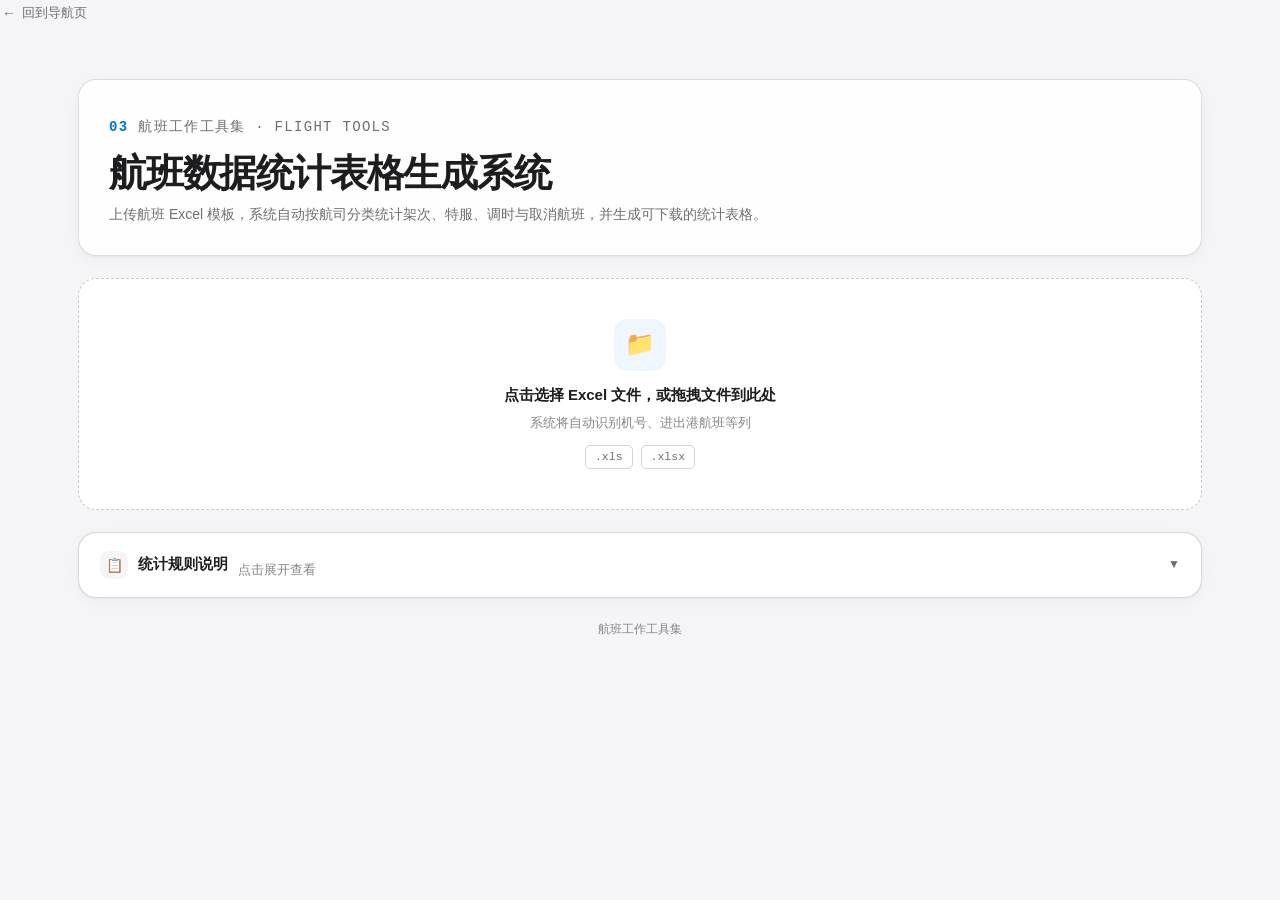
<file: stats/index.html>
<!DOCTYPE html>
<html lang="zh-CN">
<head>
<meta charset="UTF-8">
<meta name="viewport" content="width=device-width, initial-scale=1.0">
<title>航班数据统计 · 航班工作工具集</title>
<link rel="icon" href="../assets/favicon.svg" type="image/svg+xml">
<meta name="description" content="导入当日航班 Excel，自动区分东上航/中联航，统计国际航班、计划取消、轮椅与无陪儿童等特服数量。">
<meta property="og:type" content="website">
<meta property="og:title" content="航班数据统计 · 航班工作工具集">
<meta property="og:description" content="导入当日航班 Excel，自动区分东上航/中联航，统计国际航班、计划取消、轮椅与无陪儿童等特服数量。">
<meta property="og:url" content="https://whaha5100-create.github.io/flight-tools/stats/index.html">
<meta name="theme-color" content="#ffffff">
<!-- 优先加载本地 SheetJS（自包含，不依赖外网 CDN）；若本地缺失则回退 CDN -->
<script src="libs/xlsx.full.min.js"></script>
<script>
  if (typeof XLSX === 'undefined') {
    document.write('<script src="https://cdn.sheetjs.com/xlsx-0.20.0/package/dist/xlsx.full.min.js"><\/script>');
  }
</script>
<link rel="stylesheet" href="../assets/site.css">
<style>
  /* ============ stats · 页面特有样式（通用样式见 ../assets/site.css）============ */
  /* 2026-10-02 全站统一配色：本页不再自持工具识别色，直接继承 site.css 的
     --tool: var(--brand) 与品牌蓝四档阶梯。原先写死在这里的 4 个色值已删除。 */

/* ============ Reset & Base ============ */
  *, *::before, *::after { box-sizing: border-box; margin: 0; padding: 0; }
/* ============ Controls ============ */
  .controls {
    display: flex; align-items: center; gap: 14px; margin-bottom: 18px; flex-wrap: wrap;
  }
.controls .info {
    font-size: 13.5px; color: var(--muted); background: var(--card);
    padding: 8px 14px; border-radius: 8px; border: 1px solid var(--line);
  }
.btn-success {
    background: linear-gradient(135deg, var(--success), var(--success-dark)); color: #fff;
    box-shadow: 0 8px 18px -6px rgba(0,0,0,.05);
  }
.btn-success:hover { transform: translateY(-2px); box-shadow: 0 12px 22px -6px rgba(0,0,0,.06); }
.btn-success:active { transform: translateY(0); }
/* ============ Table ============ */
  .table-wrapper {
    background: var(--card); border-radius: var(--radius); overflow: hidden;
    box-shadow: var(--shadow); border: 1px solid var(--line);
  }
.table-scroll { overflow-x: auto; max-height: 74vh; overflow-y: auto; }
table { width: 100%; border-collapse: collapse; font-size: 13px; white-space: nowrap; }
thead { position: sticky; top: 0; z-index: 2; }
thead th {
    background: #f5f5f7; color: var(--muted);
    padding: 13px 14px; font-weight: 600; text-align: center;
    border-right: 1px solid var(--line); border-bottom: 1px solid var(--line);
  }
thead th:first-child {
    position: sticky; left: 0; z-index: 3;
    background: #f5f5f7;
    text-align: left;
  }
thead th.total-col { background: #eef6f1; color: var(--success-dark); }
tbody td { padding: 10px 14px; text-align: center; border-bottom: 1px solid var(--line); color: var(--ink-2); }
tbody td:first-child {
    font-weight: 600; text-align: left; position: sticky; left: 0;
    background: var(--card); z-index: 1; min-width: 108px; color: var(--ink);
    border-right: 1px solid var(--line);
  }
tbody tr:nth-child(even) td { background: #fafafa; }
tbody tr:nth-child(even) td:first-child { background: #fafafa; }
tbody tr:hover td { background: var(--tool-light); }
tbody tr:hover td:first-child { background: var(--tool-light); }
tbody td.total-col { font-weight: 700; background: var(--success-light) !important; color: var(--success-dark); }
tbody tr.total-row td { background: #f5f5f7 !important; font-weight: 700; color: var(--ink); }
tbody tr.total-row td:first-child { background: #f5f5f7 !important; }
td.flight-list { text-align: left !important; white-space: normal; min-width: 180px; line-height: 1.6; color: var(--ink-2); }
td.empty { color: var(--line); }
/* ============ Loading ============ */
  .loading { display: none; text-align: center; padding: 56px; }
.loading.active { display: block; }
.spinner {
    width: 46px; height: 46px; border: 4px solid var(--tool-soft);
    border-top-color: var(--tool); border-radius: 50%;
    animation: spin 0.8s linear infinite; margin: 0 auto 16px;
  }
.loading div:last-child { color: var(--muted); font-size: 14px; }
@keyframes spin { to { transform: rotate(360deg); } }
/* ============ Error ============ */
  .error-msg {
    background: linear-gradient(135deg, var(--danger-soft), var(--danger-soft)); color: var(--danger);
    padding: 16px 20px; border-radius: var(--radius-sm); margin-bottom: 24px;
    display: none; border: 1px solid var(--danger-line); border-left: 4px solid var(--danger); font-size: 14px;
  }
.error-msg.active { display: block; }
/* ============ Footer ============ */
/* ============ Responsive ============ */
  @media (max-width: 768px) {
    .container { padding: 18px 14px 36px; }
    .header { flex-direction: column; text-align: center; gap: 16px; padding: 32px 24px; }
    .header p { margin-left: auto; margin-right: auto; }
    .header h1 { font-size: 24px; }
    .summary-row { grid-template-columns: repeat(2, 1fr); gap: 12px; }
    .summary-card .value { font-size: 23px; }
    table { font-size: 12px; }
  }
</style>
</head>
<body>
<a class="back-home" href="../index.html"><span class="ic">←</span> 回到导航页</a>
<div class="container">

  <!-- Header -->
<header class="header">
    <div class="header-main">
      <p class="eyebrow"><span class="no">03</span>航班工作工具集 · FLIGHT TOOLS</p>
      <h1>航班数据统计表格生成系统</h1>
      <p>上传航班 Excel 模板，系统自动按航司分类统计架次、特服、调时与取消航班，并生成可下载的统计表格。</p>
    </div>
  </header>


  <!-- Upload Zone -->
  <div class="upload-zone anim" id="uploadZone" style="animation-delay:0.1s">
    <div class="icon">📁</div>
    <div class="text">点击选择 Excel 文件，或拖拽文件到此处</div>
    <div class="hint">系统将自动识别机号、进出港航班等列</div>
    <div class="formats"><span>.xls</span><span>.xlsx</span></div>
    <input type="file" id="fileInput" accept=".xls,.xlsx">
  </div>

  <!-- Error -->
  <div class="error-msg" id="errorMsg"></div>

  <!-- Loading -->
  <div class="loading" id="loading">
    <div class="spinner"></div>
    <div>正在解析和统计，请稍候…</div>
  </div>

  <!-- Summary Cards -->
  <div class="summary-row" id="summaryRow" style="display:none"></div>

  <!-- Controls -->
  <div class="controls" id="controls" style="display:none">
    <button class="btn btn-success" id="downloadBtn">📥 下载统计表格 (Excel)</button>
    <span class="info" id="tableInfo"></span>
  </div>

  <!-- Table -->
  <div class="table-wrapper" id="tableWrapper" style="display:none">
    <div class="table-scroll" id="tableScroll"></div>
  </div>

  <!-- Footer -->
  <!-- Rules Panel（可点开查看统计规则）-->
  <div class="rules-panel anim" id="rulesPanel" style="animation-delay:0.05s">
    <div class="rules-header" id="rulesHeader">
      <div class="title">
        <span class="ic">📋</span>
        统计规则说明
        <span class="hint">点击展开查看</span>
      </div>
      <div class="arrow">▼</div>
    </div>
    <div class="rules-body">
      <div class="rules-intro">
        系统读取 Excel 中的 <b>机号 / 进港航班 / 出港航班 / 前站 / 到站 / 特服 / 备注</b> 等列，按下面规则自动统计与分类。
      </div>
      <div class="rules-grid" id="rulesGrid"></div>
      <div class="rules-note">
        <b>💡 统计细则</b><br>
        • <b>航司分类：</b>航班号以 <code>MU / FM / CES</code> 开头计为<b>东上航司</b>，以 <code>KN</code> 开头计为<b>中联航</b>；其余航司归入「其他」，不计入东上航 / 联航统计。<br>
        • <b>国内 / 国际：</b>进港的「前站」或出港的「到站」为 <code>马德里 / 罗马</code> 时记为<b>国际航班</b>，否则为国内航班。<br>
        • <b>特服统计（仅出港）：</b>读取特服列中分隔符 <code>|</code> 之后的内容，<code>轮N</code>=轮椅数量、<code>童N</code>=无陪儿童数量。<br>
        • <b>出港调时：</b>备注列含「调时」字样时，记录对应的出港航班号，便于跟踪延误调整。<br>
        • <b>计划性取消：</b>机号列为 <code>CNL / DEL</code> 时判定为取消航班，不计入正常架次统计。
      </div>
    </div>
  </div>

  <footer class="site-footer">航班工作工具集</footer>

</div>

<script>
// ============================================================
// 统计规则（展示用，与计算逻辑保持一致）
// ============================================================
const RULE_ITEMS = [
  ['东上航司',   'MU / FM / CES'],
  ['中联航',     'KN'],
  ['国际城市',   '马德里 / 罗马'],
  ['取消标记',   'CNL / DEL'],
];
function renderRulesPanel() {
  const grid = document.getElementById('rulesGrid');
  grid.innerHTML = RULE_ITEMS.map(([role, val]) => `
    <div class="rule-item">
      <span class="role">${role}</span>
      <span class="val">${val}</span>
      <span class="bar"></span>
    </div>
  `).join('');
}
renderRulesPanel();

// 折叠面板开关
const rulesPanel = document.getElementById('rulesPanel');
document.getElementById('rulesHeader').addEventListener('click', () => {
  rulesPanel.classList.toggle('open');
});

// ================ State ================
let currentData = null;  // { stats, 合计, 数据总行数, cols, fileName, fileSize }

// ================ DOM refs ================
const uploadZone   = document.getElementById('uploadZone');
const fileInput    = document.getElementById('fileInput');
const loading      = document.getElementById('loading');
const errorMsg     = document.getElementById('errorMsg');
const summaryRow   = document.getElementById('summaryRow');
const controls     = document.getElementById('controls');
const downloadBtn  = document.getElementById('downloadBtn');
const tableInfo    = document.getElementById('tableInfo');
const tableWrapper = document.getElementById('tableWrapper');
const tableScroll  = document.getElementById('tableScroll');

// ============================================================
// 列名模糊匹配
// ============================================================
function detectColumns(headers) {
  const map = {};
  for (let i = 0; i < headers.length; i++) {
    const h = String(headers[i]).trim();
    if (!h) continue;
    if (/机号|机尾|aircraft/i.test(h)) map.机号 = i;
    else if (/^(进港|进港航班|进港班机)$/i.test(h) || /^inbound/i.test(h)) map.进港航班 = i;
    else if (/^(出港|出港航班|出港班机)$/i.test(h) || /^outbound/i.test(h)) map.出港航班 = i;
    else if (/^(前站|前一站)$/i.test(h)) map.前站 = i;
    else if (/^(到站|到达站)$/i.test(h)) map.到站 = i;
    else if (/^(特服|特殊服务|special)$/i.test(h)) map.特服 = i;
    else if (/^(备注|remark|备注说明)$/i.test(h)) map.备注 = i;
  }
  return map;
}

// ============================================================
// 航班分类
// ============================================================
function classifyFlight(flightNo) {
  const f = String(flightNo || '').replace(/[#&].*$/, '').trim();
  if (/^(MU|FM|CES)/i.test(f)) return '东上航司';
  if (/^KN/i.test(f)) return '中联航';
  return '其他';
}

function isCancelled(jihao) {
  const v = String(jihao || '').trim().toUpperCase();
  return v === 'CNL' || v === 'DEL';
}

// ============================================================
// 解析特服数据 — 出港方向（| 后的内容）
// ============================================================
function parseSpecialService(tefu) {
  const s = String(tefu || '');
  const parts = s.split('|');
  const outboundPart = parts.length > 1 ? parts[1] : parts[0];
  if (parts.length > 1 && parts[1].trim() === '') return { 轮椅: 0, 无陪: 0 };

  let 轮椅 = 0, 无陪 = 0;
  const wheelChair = outboundPart.match(/轮(\d+)/);
  if (wheelChair) 轮椅 += parseInt(wheelChair[1], 10);
  const child = outboundPart.match(/童(\d+)/);
  if (child) 无陪 += parseInt(child[1], 10);
  return { 轮椅, 无陪 };
}

// ============================================================
// 主处理函数
// ============================================================
function processWorkbook(data) {
  const wb = XLSX.read(data, { type: 'array', codepage: 936, defval: '' });
  const ws = wb.Sheets[wb.SheetNames[0]];
  const rows = XLSX.utils.sheet_to_json(ws, { header: 1, defval: '' });
  if (rows.length < 2) throw new Error('文件数据不足，至少需要标题行和1行数据');

  const headers = rows[0];
  const cols = detectColumns(headers);

  const required = ['机号', '进港航班', '出港航班'];
  for (const k of required) {
    if (cols[k] === undefined) throw new Error('未找到列: ' + k + '，请确认文件包含该列');
  }

  const dataRows = [];
  for (let r = 1; r < rows.length; r++) {
    const row = rows[r];
    const 机号 = String(row[cols.机号] || '').trim();
    const 进港航班 = String(row[cols.进港航班] || '').trim();
    const 出港航班 = String(row[cols.出港航班] || '').trim();
    if (!机号 && !进港航班 && !出港航班) continue;
    dataRows.push({
      row,
      机号,
      进港航班,
      出港航班,
      前站: cols.前站 !== undefined ? String(row[cols.前站] || '').trim() : '',
      到站: cols.到站 !== undefined ? String(row[cols.到站] || '').trim() : '',
      特服: cols.特服 !== undefined ? String(row[cols.特服] || '').trim() : '',
      备注: cols.备注 !== undefined ? String(row[cols.备注] || '').trim() : '',
    });
  }

  const stats = {
    '东上航司': { 特服轮椅: 0, 特服无陪: 0, 进港国内: 0, 进港国际: 0, 出港国内: 0, 出港国际: 0, 总航班量: 0, 出港调时航班: [], 取消航班: [] },
    '中联航': { 特服轮椅: 0, 特服无陪: 0, 进港国内: 0, 进港国际: 0, 出港国内: 0, 出港国际: 0, 总航班量: 0, 出港调时航班: [], 取消航班: [] },
  };
  const 国际城市 = ['马德里', '罗马'];

  for (const d of dataRows) {
    const cancelled = isCancelled(d.机号);
    if (cancelled) {
      const catIn = d.进港航班 ? classifyFlight(d.进港航班) : null;
      const catOut = d.出港航班 ? classifyFlight(d.出港航班) : null;
      if (catIn === '东上航司' || catOut === '东上航司') stats['东上航司'].取消航班.push(d);
      if (catIn === '中联航' || catOut === '中联航') stats['中联航'].取消航班.push(d);
      continue;
    }

    if (d.进港航班) {
      const cat = classifyFlight(d.进港航班);
      if (stats[cat]) {
        if (国际城市.includes(d.前站)) stats[cat].进港国际++;
        else stats[cat].进港国内++;
      }
    }

    if (d.出港航班) {
      const cat = classifyFlight(d.出港航班);
      if (stats[cat]) {
        if (国际城市.includes(d.到站)) stats[cat].出港国际++;
        else stats[cat].出港国内++;
      }
    }

    if (d.出港航班) {
      const cat = classifyFlight(d.出港航班);
      if (stats[cat]) {
        const svc = parseSpecialService(d.特服);
        stats[cat].特服轮椅 += svc.轮椅;
        stats[cat].特服无陪 += svc.无陪;
      }
    }

    if (d.出港航班 && /调时/.test(d.备注)) {
      const cat = classifyFlight(d.出港航班);
      if (stats[cat]) {
        stats[cat].出港调时航班.push(d.出港航班.replace(/[#&]/g, ''));
      }
    }
  }

  const 合计 = {};
  for (const key of ['特服轮椅', '特服无陪', '进港国内', '进港国际', '出港国内', '出港国际']) {
    合计[key] = stats['东上航司'][key] + stats['中联航'][key];
  }
  合计.总航班量 = 合计.进港国内 + 合计.进港国际 + 合计.出港国内 + 合计.出港国际;
  合计.出港调时航班 = [...stats['东上航司'].出港调时航班, ...stats['中联航'].出港调时航班];
  合计.取消航班数 = stats['东上航司'].取消航班.length + stats['中联航'].取消航班.length;

  for (const cat of ['东上航司', '中联航']) {
    stats[cat].总航班量 = stats[cat].进港国内 + stats[cat].进港国际 + stats[cat].出港国内 + stats[cat].出港国际;
  }

  return { stats, 合计, 数据总行数: dataRows.length, cols };
}

// ============================================================
// 渲染统计表格
// ============================================================
function renderTable(stats, 合计) {
  const labels = ['东上航司', '中联航', '合计'];
  const rows = [];

  for (const label of labels) {
    const isTotal = label === '合计';
    const s = isTotal ? 合计 : stats[label];
    const 调时航班 = s.出港调时航班 || [];
    const 调时显示 = isTotal ? String(调时航班.length) : (调时航班.length > 0 ? 调时航班.join(' / ') : '/');
    const 取消显示 = String(s.取消航班?.length || s.取消航班数 || 0);

    rows.push({
      label, isTotal,
      特服轮椅: s.特服轮椅 || 0, 特服无陪: s.特服无陪 || 0,
      进港国内: s.进港国内 || 0, 进港国际: s.进港国际 || 0,
      出港国内: s.出港国内 || 0, 出港国际: s.出港国际 || 0,
      总航班量: s.总航班量 || 0, 出港调时: 调时显示, 取消航班: 取消显示,
    });
  }

  let html = `<table>
<thead><tr>
  <th>航司分类</th>
  <th>特服<br>(轮椅)</th>
  <th>特服<br>(无陪)</th>
  <th>进港架次<br>(国内)</th>
  <th>进港架次<br>(国际)</th>
  <th>出港架次<br>(国内)</th>
  <th>出港架次<br>(国际)</th>
  <th class="total-col">总航班量</th>
  <th>出港调时情况航班</th>
  <th>计划性取消航班<br>(进+出)</th>
</tr></thead>
<tbody>`;
  for (const r of rows) {
    const cls = r.isTotal ? ' class="total-row"' : '';
    const 调时 = r.出港调时 === '/' ? '<span class="empty">/</span>' : r.出港调时;
    html += `<tr${cls}>
      <td>${r.label}</td>
      <td>${r.特服轮椅}</td>
      <td>${r.特服无陪}</td>
      <td>${r.进港国内}</td>
      <td>${r.进港国际}</td>
      <td>${r.出港国内}</td>
      <td>${r.出港国际}</td>
      <td class="total-col">${r.总航班量}</td>
      <td class="flight-list">${调时}</td>
      <td class="flight-list">${r.取消航班}</td>
    </tr>`;
  }
  html += '</tbody></table>';
  return html;
}

// ============================================================
// 生成下载 Excel
// ============================================================
function generateExcel(stats, 合计, fileName) {
  const labels = ['东上航司', '中联航', '合计'];
  const data = [['航司分类', '特服(轮椅)', '特服(无陪)', '进港架次(国内)', '进港架次(国际)', '出港架次(国内)', '出港架次(国际)', '总航班量', '出港调时情况航班', '计划性取消航班(进+出)']];

  for (const label of labels) {
    const isTotal = label === '合计';
    const s = isTotal ? 合计 : stats[label];
    const 调时航班 = s.出港调时航班 || [];
    const 调时显示 = isTotal ? String(调时航班.length) : (调时航班.length > 0 ? 调时航班.join(' / ') : '/');
    const 取消显示 = String(s.取消航班?.length || s.取消航班数 || 0);
    data.push([
      label,
      s.特服轮椅 || 0, s.特服无陪 || 0,
      s.进港国内 || 0, s.进港国际 || 0,
      s.出港国内 || 0, s.出港国际 || 0,
      s.总航班量 || 0, 调时显示, 取消显示,
    ]);
  }

  const wb = XLSX.utils.book_new();
  const ws = XLSX.utils.aoa_to_sheet(data);
  ws['!cols'] = [
    { wch: 12 }, { wch: 12 }, { wch: 12 }, { wch: 14 }, { wch: 14 },
    { wch: 14 }, { wch: 14 }, { wch: 10 }, { wch: 30 }, { wch: 30 }
  ];
  XLSX.utils.book_append_sheet(wb, ws, '航班统计');
  const wbout = XLSX.write(wb, { bookType: 'xlsx', type: 'array' });

  const blob = new Blob([wbout], { type: 'application/vnd.openxmlformats-officedocument.spreadsheetml.sheet' });
  const url = URL.createObjectURL(blob);
  const a = document.createElement('a');
  a.href = url;
  a.download = fileName.replace(/\.[^.]+$/, '') + '_统计表格.xlsx';
  document.body.appendChild(a);
  a.click();
  document.body.removeChild(a);
  URL.revokeObjectURL(url);
}

// ================ Upload handlers ================
uploadZone.addEventListener('click', () => fileInput.click());
uploadZone.addEventListener('dragover', (e) => {
  e.preventDefault();
  uploadZone.classList.add('dragover');
});
uploadZone.addEventListener('dragleave', () => {
  uploadZone.classList.remove('dragover');
});
uploadZone.addEventListener('drop', (e) => {
  e.preventDefault();
  uploadZone.classList.remove('dragover');
  const files = e.dataTransfer.files;
  if (files.length > 0) {
    fileInput.files = files;
    handleFile(files[0]);
  }
});
fileInput.addEventListener('change', () => {
  if (fileInput.files.length > 0) handleFile(fileInput.files[0]);
});

// ================ File processing（纯前端）================
async function handleFile(file) {
  const ext = file.name.split('.').pop().toLowerCase();
  if (!['xls', 'xlsx'].includes(ext)) {
    showError('请上传 .xls 或 .xlsx 格式的 Excel 文件');
    return;
  }

  hideAllResults();
  showLoading(true);
  hideError();

  try {
    if (typeof XLSX === 'undefined') throw new Error('SheetJS 未加载，请检查网络或本地库');
    const buf = await file.arrayBuffer();
    const result = processWorkbook(new Uint8Array(buf));
    const { stats, 合计, 数据总行数, cols } = result;

    currentData = { stats, 合计, fileName: file.name };
    renderResults(result, file);
  } catch (err) {
    showError('处理出错：' + err.message);
  }
  showLoading(false);
}

// ================ Render ================
function renderResults(result, file) {
  const { stats, 合计, 数据总行数, cols } = result;

  // ---- 统计卡片 ----
  const 国际航班 = 合计.进港国际 + 合计.出港国际;
  const 特服总 = 合计.特服轮椅 + 合计.特服无陪;
  summaryRow.style.display = 'grid';
  summaryRow.classList.add('anim');
  summaryRow.innerHTML = `
    <div class="summary-card">
      <div class="card-top"><span class="card-ic">🛬</span><span class="label">总航班量</span></div>
      <div class="value">${合计.总航班量}</div>
      <div class="sub">进港 ${合计.进港国内 + 合计.进港国际} · 出港 ${合计.出港国内 + 合计.出港国际}</div>
    </div>
    <div class="summary-card">
      <div class="card-top"><span class="card-ic">🟦</span><span class="label">东上航司</span></div>
      <div class="value">${stats['东上航司'].总航班量}</div>
      <div class="sub">MU / FM / CES</div>
    </div>
    <div class="summary-card">
      <div class="card-top"><span class="card-ic">🟧</span><span class="label">中联航</span></div>
      <div class="value">${stats['中联航'].总航班量}</div>
      <div class="sub">KN</div>
    </div>
    <div class="summary-card accent-amber">
      <div class="card-top"><span class="card-ic">🚫</span><span class="label">取消航班</span></div>
      <div class="value">${合计.取消航班数}</div>
      <div class="sub">CNL / DEL（不计入架次）</div>
    </div>
    <div class="summary-card accent-green">
      <div class="card-top"><span class="card-ic">🌍</span><span class="label">国际航班</span></div>
      <div class="value">${国际航班}</div>
      <div class="sub">马德里 / 罗马 方向</div>
    </div>
    <div class="summary-card">
      <div class="card-top"><span class="card-ic">🦽</span><span class="label">特服（轮椅+无陪）</span></div>
      <div class="value">${特服总}</div>
      <div class="sub">轮椅 ${合计.特服轮椅} · 无陪 ${合计.特服无陪}</div>
    </div>
  `;

  // ---- 控制条 + 文件信息 ----
  const colNames = Object.entries(cols).map(([k, v]) => `${k}(第${v + 1}列)`).join('，');
  controls.style.display = 'flex';
  tableInfo.innerHTML = `📌 已上传 <b>${esc(file.name)}</b>（${fmtSize(file.size)}） · 数据行数 <b>${数据总行数}</b> · 列匹配：${esc(colNames)}`;

  // ---- 表格 ----
  tableWrapper.style.display = 'block';
  tableScroll.innerHTML = renderTable(stats, 合计);
}

// ================ Download ================
downloadBtn.addEventListener('click', () => {
  if (!currentData) return;
  try {
    generateExcel(currentData.stats, currentData.合计, currentData.fileName);
  } catch (err) {
    showError('下载失败: ' + err.message);
  }
});

// ================ Utilities ================
function fmtSize(b) {
  if (b < 1024) return b + ' B';
  if (b < 1024 * 1024) return (b / 1024).toFixed(1) + ' KB';
  return (b / 1024 / 1024).toFixed(2) + ' MB';
}
function esc(s) {
  const div = document.createElement('div');
  div.textContent = s;
  return div.innerHTML;
}
function showLoading(on) { loading.classList.toggle('active', on); }
function showError(msg) { errorMsg.textContent = msg; errorMsg.classList.add('active'); }
function hideError() { errorMsg.classList.remove('active'); }
function hideAllResults() {
  summaryRow.style.display = 'none';
  controls.style.display = 'none';
  tableWrapper.style.display = 'none';
}
</script>
</body>
</html>
</file>
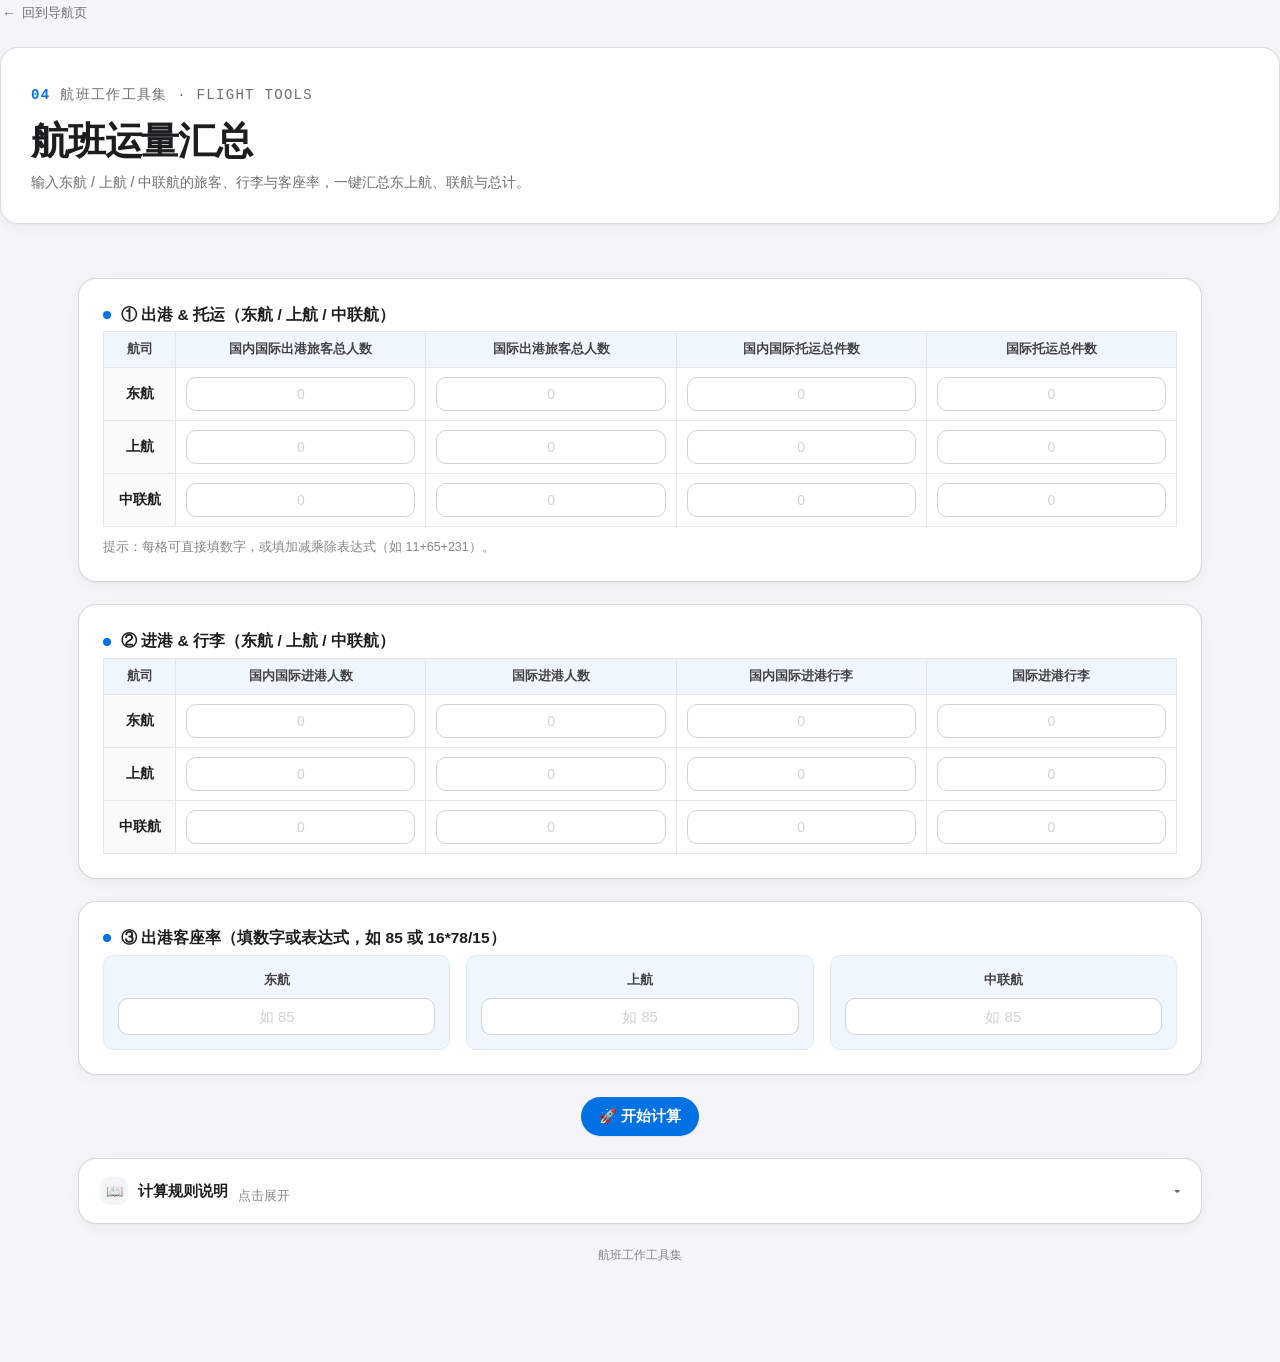
<file: summary/index.html>
<!DOCTYPE html>
<html lang="zh-CN">
<head>
<meta charset="UTF-8">
<meta name="viewport" content="width=device-width, initial-scale=1.0">
<title>航班运量汇总 · 航班工作工具集</title>
<link rel="icon" href="../assets/favicon.svg" type="image/svg+xml">
<meta name="description" content="录入东航/上航/中联航运量，自动汇总东上航、联航与总计，输入框支持四则运算表达式。">
<meta property="og:type" content="website">
<meta property="og:title" content="航班运量汇总 · 航班工作工具集">
<meta property="og:description" content="录入东航/上航/中联航运量，自动汇总东上航、联航与总计，输入框支持四则运算表达式。">
<meta property="og:url" content="https://whaha5100-create.github.io/flight-tools/summary/index.html">
<meta name="theme-color" content="#ffffff">
<!-- 优先加载本地 SheetJS（自包含，不依赖外网 CDN）；若本地缺失则回退 CDN -->
<script src="libs/xlsx.full.min.js"></script>
<script>
  if (typeof XLSX === 'undefined') {
    document.write('<script src="https://cdn.sheetjs.com/xlsx-0.20.0/package/dist/xlsx.full.min.js"><\/script>');
  }
</script>
<link rel="stylesheet" href="../assets/site.css">
<style>
  /* ============ summary · 页面特有样式（通用样式见 ../assets/site.css）============ */
  /* 2026-10-02 全站统一配色：本页不再自持工具识别色，直接继承 site.css 的
     --tool: var(--brand) 与品牌蓝四档阶梯。原先写死在这里的 4 个色值已删除。 */

/* ============ Reset & Base ============ */
  *, *::before, *::after { box-sizing: border-box; margin: 0; padding: 0; }
/* ============ IO Table ============ */
  table.io-table { width: 100%; border-collapse: collapse; font-size: 13.5px; }
table.io-table th, table.io-table td { border: 1px solid var(--line); padding: 9px 10px; text-align: center; }
table.io-table thead th { background: var(--tool-light); color: var(--ink-2); font-weight: 600; }
table.io-table td.al { background: var(--tool-light); font-weight: 600; color: var(--ink); white-space: nowrap; }
table.io-table input { width: 100%; min-width: 90px; padding: 8px 10px; border: 1px solid var(--line); border-radius: 7px;
                        font-size: 14px; text-align: center; outline: none; transition: border .15s; }
table.io-table input::placeholder { color: var(--line); }
table.io-table input:focus { border-color: var(--tool); box-shadow: 0 0 0 3px rgba(0,113,227,.14); }
table.io-table input:focus::placeholder { color: transparent; }
.seat-row { display: grid; grid-template-columns: repeat(3,1fr); gap: 16px; }
.seat-cell { background: var(--tool-light); border: 1px solid var(--tool-soft); border-radius: 10px; padding: 14px; text-align: center; }
.seat-cell .lab { font-size: 13px; color: var(--ink-2); margin-bottom: 8px; font-weight: 600; }
.seat-cell input { width: 100%; padding: 9px 10px; border: 1px solid var(--line); border-radius: 7px; font-size: 15px;
                    text-align: center; outline: none; transition: border .15s; }
.seat-cell input::placeholder { color: var(--line); }
.seat-cell input:focus { border-color: var(--tool); box-shadow: 0 0 0 3px rgba(0,113,227,.14); }
.seat-cell input:focus::placeholder { color: transparent; }
/* ============ Output Table ============ */
  .out-wrap { overflow-x: auto; margin-top: 6px; border-radius: 10px; border: 1px solid var(--line); }
table.out-table { width: 100%; border-collapse: collapse; font-size: 13.5px; min-width: 920px; }
table.out-table th, table.out-table td { border: 1px solid var(--line); padding: 10px 12px; text-align: center; white-space: nowrap; }
table.out-table thead th { background: #f5f5f7; color: var(--muted); font-weight: 600; position: sticky; top: 0; }
table.out-table td.rowname { background: var(--tool-light); font-weight: 700; color: var(--ink); position: sticky; left: 0; }
table.out-table tr.total td { background: #f5f5f7; font-weight: 700; }
table.out-table tr.eastsup td.rowname { color: var(--tool-dark); }
.out-actions { margin-top: 16px; display: flex; gap: 12px; align-items: center; flex-wrap: wrap; }
.btn-sm { background: #fff; color: var(--tool); border: 1px solid var(--tool); cursor: pointer; font-size: 14px;
           font-weight: 600; padding: 10px 20px; border-radius: 10px; }
.btn-sm:hover { background: var(--tool-light); }
.out-card { display: none; }
.out-card.show { display: block; animation: fadeUp .4s ease both; }
@media (max-width:620px) { .seat-row{ grid-template-columns:1fr; } .header{ padding:32px 24px; } }
</style>
</head>
<body>
  <a class="back-home" href="../index.html"><span class="ic">←</span> 回到导航页</a>
<header class="header">
    <div class="header-main">
      <p class="eyebrow"><span class="no">04</span>航班工作工具集 · FLIGHT TOOLS</p>
      <h1>航班运量汇总</h1>
      <p>输入东航 / 上航 / 中联航的旅客、行李与客座率，一键汇总东上航、联航与总计。</p>
    </div>
  </header>

  <div class="container">
    <div class="anim">

      <!-- 区块A：出港 & 托运 -->
      <div class="panel">
        <h2><span class="dot"></span>① 出港 & 托运（东航 / 上航 / 中联航）</h2>
        <div style="overflow-x:auto;">
          <table class="io-table" id="tblA">
            <thead><tr><th>航司</th><th>国内国际出港旅客总人数</th><th>国际出港旅客总人数</th><th>国内国际托运总件数</th><th>国际托运总件数</th></tr></thead>
            <tbody><!-- JS 填充 --></tbody>
          </table>
        </div>
        <p class="hint">提示：每格可直接填数字，或填加减乘除表达式（如 11+65+231）。</p>
      </div>

      <!-- 区块B：进港 & 行李 -->
      <div class="panel">
        <h2><span class="dot"></span>② 进港 & 行李（东航 / 上航 / 中联航）</h2>
        <div style="overflow-x:auto;">
          <table class="io-table" id="tblB">
            <thead><tr><th>航司</th><th>国内国际进港人数</th><th>国际进港人数</th><th>国内国际进港行李</th><th>国际进港行李</th></tr></thead>
            <tbody><!-- JS 填充 --></tbody>
          </table>
        </div>
      </div>

      <!-- 区块C：客座率 -->
      <div class="panel">
        <h2><span class="dot"></span>③ 出港客座率（填数字或表达式，如 85 或 16*78/15）</h2>
        <div class="seat-row" id="seatRow"><!-- JS 填充 --></div>
      </div>

      <div class="actions">
        <button class="btn btn-primary" id="calcBtn">🚀 开始计算</button>
      </div>

      <div class="error-box" id="errorBox"></div>

      <!-- 输出 -->
      <div class="panel out-card" id="outCard">
        <h2><span class="dot"></span>汇总结果</h2>
        <div class="summary-row" id="statCards"></div>
        <div class="out-wrap" style="margin-top:18px;">
          <table class="out-table" id="outTable">
            <thead><tr><th>项目</th><th>国内国际出港旅客总人数</th><th>国际出港旅客总人数</th><th>国内国际托运总件数</th><th>国际托运总件数</th><th>出港客座率</th><th>国内国际进港人数</th><th>国际进港人数</th><th>国内国际进港行李</th><th>国际进港行李</th></tr></thead>
            <tbody id="outBody"></tbody>
          </table>
        </div>
        <div class="out-actions">
          <button class="btn-sm" id="downloadBtn">⬇ 下载 Excel</button>
        </div>
      </div>

      <!-- 折叠：计算规则说明 -->
      <div class="rules-panel" id="rulesPanel">
        <div class="rules-header" id="rulesHeader">
          <div class="title"><span class="ic">📖</span> 计算规则说明 <span class="hint">点击展开</span></div>
          <span class="arrow">▾</span>
        </div>
        <div class="rules-body">
          <div class="rules-inner">
            <ul>
              <li><b>东上航</b> = 东航 + 上航，按旅客、行李等字段逐列相加。</li>
              <li><b>联航</b> = 中联航（直接取中联航录入的数据）。</li>
              <li><b>总计</b> = 东上航 + 联航 = 东航 + 上航 + 中联航。</li>
              <li><b>出港客座率</b>：东上航 =（东航客座率 + 上航客座率）÷ 2；联航 = 中联航客座率；总计 =（东上航客座率 + 联航客座率）÷ 2。结果均带 <b>%</b> 单位。</li>
              <li><b>输入框表达式</b>：每格支持 <code>+ - * /</code> 四则运算（先乘除后加减），例如 <code>11+65+231</code> 得 307、<code>16*78/15</code> 得 83.2；空单元格自动按 <b>0</b> 计算。</li>
            </ul>
          </div>
        </div>
      </div>

      <footer class="site-footer">航班工作工具集</footer>
    </div>
  </div>

<script>
  var AIRLINES = ['东航','上航','中联航'];
  var FIELDS_A = ['国内国际出港旅客总人数','国际出港旅客总人数','国内国际托运总件数','国际托运总件数'];
  var FIELDS_B = ['国内国际进港人数','国际进港人数','国内国际进港行李','国际进港行李'];
  var COLS = ['国内国际出港旅客总人数','国际出港旅客总人数','国内国际托运总件数','国际托运总件数','出港客座率','国内国际进港人数','国际进港人数','国内国际进港行李','国际进港行李'];

  // 规则面板开合
  document.getElementById('rulesHeader').addEventListener('click', function(){
    document.getElementById('rulesPanel').classList.toggle('open');
  });

  // 表达式求值（支持 + - * / 含运算符优先级；空值视为 0；不使用 eval，安全）
  function evalExpr(s){
    s = String(s == null ? '' : s).trim();
    if(s === '') return 0;                                  // 空单元格 = 0
    if(!/^[\d\s.+\-*/]+$/.test(s)) return NaN;              // 仅允许数字、小数点、+-*/、空格
    var raw = s.match(/(\d+\.?\d*|\.\d+|[+\-*/])/g);
    if(!raw || raw.length === 0) return NaN;
    var nums = [], ops = [], pendingSign = 1;
    for(var i=0;i<raw.length;i++){
      var t = raw[i];
      if(t === '*' || t === '/'){
        ops.push(t);
      } else if(t === '+' || t === '-'){
        if(nums.length === 0 || ops.length === nums.length){
          pendingSign *= (t === '-') ? -1 : 1;             // 一元正负号（如 -5、16*-3）
        } else {
          ops.push(t);
        }
      } else {
        var v = parseFloat(t);
        if(isNaN(v)) return NaN;
        nums.push(v * pendingSign);
        pendingSign = 1;
      }
    }
    if(nums.length === 0 || ops.length !== nums.length - 1) return NaN;   // 格式不合法
    // 第一遍：先算 * 和 /
    var stack = [nums[0]], sop = [];
    for(var j=0;j<ops.length;j++){
      var op = ops[j], n = nums[j+1];
      if(op === '*'){ stack[stack.length-1] *= n; }
      else if(op === '/'){ if(n === 0) return NaN; stack[stack.length-1] /= n; }
      else { stack.push(n); sop.push(op); }
    }
    // 第二遍：再算 + 和 -
    var total = stack[0];
    for(var k=0;k<sop.length;k++){
      total = (sop[k] === '+') ? total + stack[k+1] : total - stack[k+1];
    }
    return total;
  }

  function val(id){ var el = document.getElementById(id); return el ? el.value : ''; }

  // 构建输入表格
  function buildInput(tableId, prefix, fields){
    var tbody = document.querySelector('#' + tableId + ' tbody');
    var html = '';
    for(var a=0;a<3;a++){
      html += '<tr><td class="al">' + AIRLINES[a] + '</td>';
      for(var f=0;f<4;f++){
        html += '<td><input id="' + prefix + '_' + a + '_' + f + '" placeholder="0" inputmode="decimal"></td>';
      }
      html += '</tr>';
    }
    tbody.innerHTML = html;
  }
  buildInput('tblA','inA',FIELDS_A);
  buildInput('tblB','inB',FIELDS_B);

  // 客座率输入
  (function(){
    var row = document.getElementById('seatRow');
    var html = '';
    for(var a=0;a<3;a++){
      html += '<div class="seat-cell"><div class="lab">' + AIRLINES[a] + '</div>' +
              '<input id="inS_' + a + '" placeholder="如 85" inputmode="decimal"></div>';
    }
    row.innerHTML = html;
  })();

  // 读取一个区块 3x4
  function readGrid(prefix, fields){
    var g = [], bad = [];
    for(var a=0;a<3;a++){
      var row = [];
      for(var f=0;f<4;f++){
        var v = evalExpr(val(prefix + '_' + a + '_' + f));
        if(isNaN(v)) bad.push(AIRLINES[a] + ' · ' + fields[f]);
        row.push(v);
      }
      g.push(row);
    }
    return { grid:g, bad:bad };
  }

  function fmtNum(v){ return (Math.round(v)).toLocaleString('zh-CN'); }
  function fmtSeat(v){ return v.toFixed(1) + '%'; }

  // 组合成输出一行 [9列]
  function compose(arrA, arrB, seatVal){
    return [arrA[0], arrA[1], arrA[2], arrA[3], seatVal, arrB[0], arrB[1], arrB[2], arrB[3]];
  }

  var lastOut = null; // 供下载使用

  document.getElementById('calcBtn').addEventListener('click', function(){
    var eA = readGrid('inA', FIELDS_A);
    var eB = readGrid('inB', FIELDS_B);
    var seat = [], seatBad = [];
    for(var a=0;a<3;a++){
      var v = evalExpr(val('inS_' + a));
      if(isNaN(v)) seatBad.push(AIRLINES[a] + ' · 出港客座率');
      seat.push(v);
    }
    var bad = eA.bad.concat(eB.bad, seatBad);
    var errBox = document.getElementById('errorBox');
    if(bad.length){
      errBox.innerHTML = '❌ 以下格子内容无法识别（请输入数字或加减乘除表达式）：<br>· ' + bad.join('<br>· ');
      errBox.classList.add('show');
      return;
    }
    errBox.classList.remove('show');

    var A = eA.grid, B = eB.grid;
    var eastSupA = A[0].map(function(v,f){ return v + A[1][f]; });
    var eastSupB = B[0].map(function(v,f){ return v + B[1][f]; });
    var lianA = A[2], lianB = B[2];
    var totalA = eastSupA.map(function(v,f){ return v + lianA[f]; });
    var totalB = eastSupB.map(function(v,f){ return v + lianB[f]; });

    var eastSupSeat = (seat[0] + seat[1]) / 2;
    var lianSeat = seat[2];
    var totalSeat = (eastSupSeat + lianSeat) / 2;

    var rows = [
      { name:'东上航', cls:'eastsup', data: compose(eastSupA, eastSupB, eastSupSeat) },
      { name:'联航',   cls:'',        data: compose(lianA, lianB, lianSeat) },
      { name:'总计',   cls:'total',   data: compose(totalA, totalB, totalSeat) }
    ];

    // 渲染表格
    var body = document.getElementById('outBody');
    var html = '';
    rows.forEach(function(r){
      html += '<tr class="' + r.cls + '"><td class="rowname">' + r.name + '</td>';
      r.data.forEach(function(v, i){
        html += '<td>' + (i === 4 ? fmtSeat(v) : fmtNum(v)) + '</td>';
      });
      html += '</tr>';
    });
    body.innerHTML = html;

    // 统计卡片（总计关键指标，summary-card 风格）
    var cards = [
      { ic:'🧍', lab:'总计·国内国际出港旅客', val: fmtNum(totalA[0]) },
      { ic:'🌐', lab:'总计·国际出港旅客', val: fmtNum(totalA[1]) },
      { ic:'💺', lab:'总计·出港客座率', val: fmtSeat(totalSeat) },
      { ic:'🛬', lab:'总计·国内国际进港人数', val: fmtNum(totalB[0]) }
    ];
    document.getElementById('statCards').innerHTML = cards.map(function(c){
      return '<div class="summary-card"><div class="card-top"><span class="card-ic">' + c.ic + '</span>' +
             '<span class="label">' + c.lab + '</span></div><div class="value">' + c.val + '</div></div>';
    }).join('');

    lastOut = { rows: rows };
    document.getElementById('outCard').classList.add('show');
    document.getElementById('outCard').scrollIntoView({ behavior:'smooth', block:'start' });
  });

  // 下载 Excel
  document.getElementById('downloadBtn').addEventListener('click', function(){
    if(!lastOut) return;
    var aoa = [['航班运量汇总'], ['项目'].concat(COLS)];
    lastOut.rows.forEach(function(r){
      var line = [r.name];
      r.data.forEach(function(v, i){
        line.push(i === 4 ? fmtSeat(v) : Math.round(v));
      });
      aoa.push(line);
    });
    var ws = XLSX.utils.aoa_to_sheet(aoa);
    ws['!cols'] = [{wch:10}].concat(COLS.map(function(){ return {wch:16}; }));
    var wb = XLSX.utils.book_new();
    XLSX.utils.book_append_sheet(wb, ws, '运量汇总');
    XLSX.writeFile(wb, '航班运量汇总.xlsx');
  });
</script>
</body>
</html>
</file>
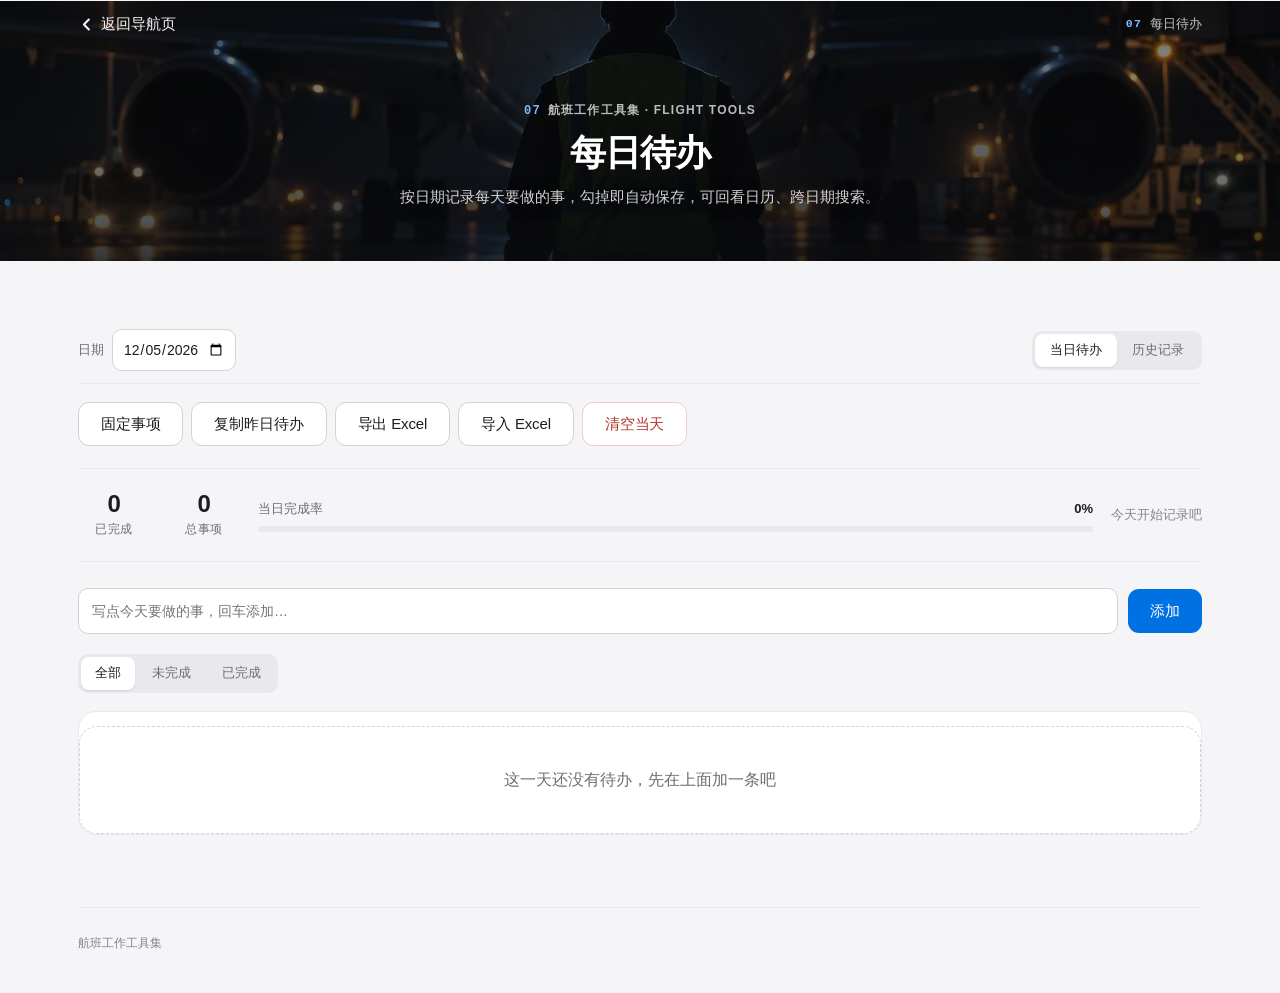
<file: todo/index.html>
<!DOCTYPE html>
<html lang="zh-CN">
<head>
<meta charset="UTF-8">
<meta name="viewport" content="width=device-width, initial-scale=1.0">
<title>每日待办 · 航班工作工具集</title>
<link rel="icon" href="../assets/favicon.svg" type="image/svg+xml">
<meta name="description" content="按日期记录每日待办，自动保存，支持历史日历回看、跨日期搜索与固定事项模板。">
<meta property="og:type" content="website">
<meta property="og:title" content="每日待办 · 航班工作工具集">
<meta property="og:description" content="按日期记录每日待办，自动保存，支持历史日历回看、跨日期搜索与固定事项模板。">
<meta property="og:url" content="https://whaha5100-create.github.io/flight-tools/todo/index.html">
<meta name="theme-color" content="#ffffff">
<link rel="stylesheet" href="../assets/site.css">
<script src="../assets/nav-scroll.js" defer></script>
<style>
  /* ============ todo · 页面特有样式（通用样式见 ../assets/site.css）============ */
  /* 2026-10-02 全站统一配色：本页不再自持工具识别色，直接继承 site.css 的
     --tool: var(--brand) 与品牌蓝四档阶梯。原先写死在这里的 4 个色值已删除。 */

*, *::before, *::after { box-sizing: border-box; margin: 0; padding: 0; }
a.back { display:inline-flex; align-items:center; gap:6px; color:var(--tool); text-decoration:none; font-weight:600; font-size:14px; margin: 0 0 16px 4px; }
a.back:hover { text-decoration: underline; }
/* ============ Toolbar ============ */
  .toolbar { background: var(--card); border:1px solid var(--line); border-radius: var(--radius); box-shadow: var(--shadow-sm);
    padding: 16px 18px; display:flex; flex-wrap:wrap; gap:12px; align-items:center; }
.toolbar .date-wrap { display:flex; align-items:center; gap:8px; }
.toolbar label { font-size:13px; color:var(--muted); font-weight:600; }
.toolbar input[type=date] { font: inherit; font-size:14px; padding:8px 10px; border:1px solid var(--line); border-radius: var(--radius-sm); color:var(--ink); }
.tabs { display:flex; background: var(--bg); border-radius: 999px; padding:4px; margin-left:auto; }
/* 🔥 原先只写了 `transition:.18s` 却**没有任何 :hover 规则** —— 声明了过渡却永不触发。
   分段控件（tabs/filter）是苹果「分段控制器」的典型形态，必须有点按反馈。 */
.tabs button { border:0; background:transparent; font:inherit; font-size:13px; font-weight:600; color:var(--muted); padding:7px 16px; border-radius:999px; cursor:pointer;
  transition: background var(--dur-fast) var(--ease-inout), color var(--dur-fast) var(--ease-inout),
              box-shadow var(--dur) var(--ease-out), transform var(--dur) var(--ease-spring); }
.tabs button:hover { color: var(--ink); background: rgba(0,0,0,.05); }
.tabs button:active { transform: scale(.96); transition-duration:.07s; }
.tabs button.active { background: var(--tool); color:#fff; box-shadow: var(--shadow-sm); }
.tabs button.active:hover { background: var(--tool-dark); color:#fff; }
.tool-row { display:flex; flex-wrap:wrap; gap:8px; margin: 14px 0; }
/* ============ Stats ============ */
  .stats { background: var(--card); border:1px solid var(--line); border-radius: var(--radius); box-shadow: var(--shadow-sm); padding:18px 20px; margin-top:16px; }
.stats .row { display:flex; align-items:center; gap:18px; flex-wrap:wrap; }
.stat { text-align:center; min-width: 72px; }
.stat .num { font-size: 26px; font-weight: 800; color: var(--ink); line-height:1.1; }
.stat .lbl { font-size:12px; color: var(--muted); margin-top:2px; }
.stat .num.ok { color: var(--ok); }
.stat .num.fire { color: var(--warn); }
.progress-wrap { flex:1; min-width: 200px; }
.progress-top { display:flex; justify-content:space-between; font-size:13px; color:var(--muted); margin-bottom:6px; }
.progress-top b { color: var(--ink); }
.bar { height: 12px; background: var(--bg); border-radius: 999px; overflow:hidden; }
.bar > i { display:block; height:100%; background: linear-gradient(90deg, var(--ok), var(--success)); border-radius:999px; transition: width .4s ease; }
.streak-badge { display:inline-flex; align-items:center; gap:6px; background: var(--warn-light); color:var(--amber); font-weight:700; font-size:13px; padding:7px 12px; border-radius:999px; }
/* ============ Add bar ============ */
  .addbar { background: var(--card); border:1px solid var(--line); border-radius: var(--radius); box-shadow: var(--shadow-sm); padding:14px 16px; margin-top:16px; display:flex; flex-wrap:wrap; gap:10px; align-items:center; }
.addbar input[type=text] { flex:1; min-width: 200px; font:inherit; font-size:14px; padding:11px 13px; border:1px solid var(--line); border-radius: var(--radius-sm); color:var(--ink); }
.addbar input[type=text]:focus { outline:none; border-color: var(--tool); box-shadow:0 0 0 3px var(--tool-soft); }
.addbar .btn-primary { padding:11px 18px; }
/* ============ Filter ============ */
  .filter { display:flex; gap:8px; margin:16px 0 0; flex-wrap:wrap; }
.filter button { border:1px solid var(--line); background:#fff; font:inherit; font-size:13px; color:var(--muted); padding:6px 14px; border-radius:999px; cursor:pointer;
  transition: background var(--dur-fast) var(--ease-inout), border-color var(--dur-fast) var(--ease-inout),
              color var(--dur-fast) var(--ease-inout), box-shadow var(--dur) var(--ease-out),
              transform var(--dur) var(--ease-spring); }
.filter button:hover { border-color: var(--tool); color: var(--tool); background: var(--tool-light); box-shadow:0 2px 6px rgba(0,113,227,.12); transform: translateY(-1px); }
.filter button:active { transform: scale(.96); transition-duration:.07s; }
.filter button.active { background: var(--tool); border-color:var(--tool); color:#fff; font-weight:600; }
.filter button.active:hover { background: var(--tool-dark); border-color: var(--tool-dark); color:#fff; }
/* ============ List ============ */
  .list { margin-top:14px; display:flex; flex-direction:column; gap:10px; }
.item { background: var(--card); border:1px solid var(--line); border-radius: var(--radius-sm); box-shadow: var(--shadow-sm);
    padding:13px 15px; display:flex; align-items:flex-start; gap:12px; transition:.18s; }
.item:hover { box-shadow: var(--shadow); }
.item .chk { width:22px; height:22px; border-radius:7px; border:2px solid var(--muted-2); flex-shrink:0; cursor:pointer; display:flex; align-items:center; justify-content:center; margin-top:2px; transition:.15s; color:#fff; font-size:14px; font-weight:700; }
.item.done .chk { background: var(--ok); border-color: var(--ok); }
.item .main { flex:1; min-width:0; }
.item .txt { font-size:15px; color: var(--ink); word-break:break-word; }
.item.done .txt { text-decoration: line-through; color: var(--muted-2); }
.item .edit-input { font:inherit; font-size:15px; width:100%; padding:6px 8px; border:1px solid var(--tool); border-radius:8px; color:var(--ink); }
.item .ops { display:flex; gap:6px; flex-shrink:0; }
.icon-btn { border:0; background:transparent; cursor:pointer; font-size:15px; color:var(--muted-2); padding:4px 6px; border-radius:8px; line-height:1; transition:.15s; }
.icon-btn:active { transform: scale(.88); }
.icon-btn:hover { background: var(--bg); color: var(--ink); }
.icon-btn.del:hover { background: var(--danger-light); color: var(--danger); }
.empty { text-align:center; color:var(--muted); padding:40px 20px; background:var(--card); border:1px dashed var(--line); border-radius:var(--radius); margin-top:14px; }
.empty .big { font-size:34px; margin-bottom:8px; }
.panel h3 { font-size:15px; color:var(--ink); margin-bottom:12px; display:flex; align-items:center; gap:8px; }
.cal-head { display:flex; align-items:center; justify-content:space-between; margin-bottom:12px; }
.cal-head .ym { font-size:15px; font-weight:700; color:var(--ink); }
.cal-nav { display:flex; gap:6px; }
.cal-nav button { border:1px solid var(--line); background:#fff; width:32px; height:32px; border-radius:8px; cursor:pointer; font-size:15px; color:var(--ink-2); }
.cal-nav button:hover { background: var(--tool-soft); color:var(--tool-dark); }
.cal-nav button:active { transform: scale(.9); }
.cal-grid { display:grid; grid-template-columns: repeat(7, 1fr); gap:6px; }
.cal-grid .dow { text-align:center; font-size:12px; color:var(--muted); padding:4px 0; font-weight:600; }
.cal-cell { aspect-ratio:1/1; border-radius:10px; display:flex; align-items:center; justify-content:center; font-size:13px; color:var(--ink-2); cursor:pointer; position:relative; border:1px solid transparent; transition:.15s; }
.cal-cell:hover { background: var(--tool-soft); }
.cal-cell:active { transform: scale(.92); }
.cal-cell.muted { color: var(--muted-2); cursor:default; }
.cal-cell.muted:hover { background:transparent; }
.cal-cell.today { border-color: var(--tool); font-weight:700; color: var(--tool-dark); }
.cal-cell.has { background: var(--tool-light); font-weight:700; color: var(--tool-dark); }
.cal-cell.has::after { content:""; position:absolute; bottom:6px; width:5px; height:5px; border-radius:50%; background: var(--tool); }
.cal-cell.has.all-done { background: var(--ok-light); color:var(--success-dark); }
.cal-cell.has.all-done::after { background: var(--ok); }
.cal-legend { display:flex; gap:16px; margin-top:12px; font-size:12px; color:var(--muted); flex-wrap:wrap; }
.cal-legend span { display:inline-flex; align-items:center; gap:6px; }
.lg-dot { width:10px; height:10px; border-radius:50%; }
.search-box { width:100%; font:inherit; font-size:14px; padding:11px 13px; border:1px solid var(--line); border-radius: var(--radius-sm); color:var(--ink); }
.search-box:focus { outline:none; border-color: var(--tool); box-shadow:0 0 0 3px var(--tool-soft); }
.hist-day { margin-top:16px; }
.hist-day .hd-date { font-size:14px; font-weight:700; color:var(--ink); display:flex; align-items:center; gap:10px; margin-bottom:8px; }
.hist-day .hd-date .rate { font-size:12px; font-weight:600; color:var(--ok); background: var(--ok-light); padding:2px 9px; border-radius:999px; }
.hist-day .hd-date .rate.partial { color:var(--warn); background: var(--warn-light); }
/* ============ Modal ============ */
  .mask { position:fixed; inset:0; background:rgba(0,0,0,.35); display:none; align-items:center; justify-content:center; z-index:50; padding:20px; }
.mask.show { display:flex; }
.modal { background:#fff; border-radius:var(--radius); max-width:380px; width:100%; padding:24px; box-shadow: var(--shadow-lg); animation: pop .2s ease; }
@keyframes pop { from{opacity:0; transform:scale(.95);} to{opacity:1; transform:scale(1);} }
.modal h4 { font-size:17px; color:var(--ink); margin-bottom:10px; }
.modal p { font-size:14px; color:var(--ink-2); margin-bottom:20px; }
.modal .acts { display:flex; gap:10px; justify-content:flex-end; }
/* ============ 固定事项面板 ============ */
  .tpl-item { display:flex; align-items:center; gap:10px; padding:11px 4px; border-bottom:1px solid var(--line); }
.tpl-item:last-child { border-bottom:0; }
.tpl-item label { flex:1; display:flex; align-items:center; gap:10px; cursor:pointer; min-width:0; }
.tpl-item label input[type=checkbox] { width:18px; height:18px; flex-shrink:0; cursor:pointer; }
.tpl-item .txt { font-size:14px; color:var(--ink); word-break:break-word; }
.tpl-add { display:flex; gap:8px; margin-top:14px; align-items:center; flex-wrap:wrap; }
.tpl-add input[type=text] { flex:1; min-width:160px; font:inherit; font-size:14px; padding:10px 12px; border:1px solid var(--line); border-radius:var(--radius-sm); color:var(--ink); }
.tpl-add input[type=text]:focus { outline:none; border-color:var(--tool); box-shadow:0 0 0 3px var(--tool-soft); }
.tpl-tip { font-size:12.5px; color:var(--muted); margin-bottom:4px; }
.hidden { display:none !important; }

  /* 本页主视觉配图：与首页卡片同一张（原创生成，无航司涂装 / 商标）。
     ⚠️ 必须写在页面里 —— CSS 的 url() 相对**样式表**解析，
        写进 assets/site.css 会指到 assets/assets/… 去。 */
  .hero { background-image: url("../assets/tools/07-todo.webp"); }
  /* —— v3：一摞卡片 → 发丝线分区（纯版式，一行逻辑没动）——
     ⚠️ 下面三条必须带 !important：site.css 有一条
        `.toolbar, .stats, .addbar { border-color / border-radius / box-shadow … !important }`
        把这三块的「卡片外观」钉死了，不带 !important 只能改掉 background，圆角和投影会留一半。 */
  /* 工具条：卡片 → 吸顶条。它承担「本地导航」的角色（本页没有规则面板可跳）。 */
  .toolbar { background: rgba(245,245,247,.86) !important; border: 0 !important;
    border-bottom: 1px solid var(--line-soft) !important;
    border-radius: 0 !important; box-shadow: none !important; padding: 12px 0;
    position: sticky; top: 48px; z-index: 90;
    -webkit-backdrop-filter: saturate(180%) blur(20px); backdrop-filter: saturate(180%) blur(20px); }
  .toolbar label { font-size: 13px; font-weight: 400; }
  /* 分段控件：浅灰轨道 + 白底选中（原来选中是整块实心蓝） */
  .tabs { background: #e8e8ed; border-radius: 10px; padding: 3px; }
  .tabs button { border-radius: 8px; padding: 6px 15px; font-size: 13px; font-weight: 500; }
  .tabs button.active { background: #fff; color: var(--ink); box-shadow: 0 1px 2px rgba(0,0,0,.09); }
  .tabs button.active:hover { background: #fff; color: var(--ink); }
  .tool-row { margin: 18px 0 0; }
  /* 「清空当天」：实心红 → 白底红字细描边（全页唯一一个危险操作，不该最响） */
  .btn-danger { background: #fff !important; color: var(--danger) !important;
    border: 1px solid var(--danger-line) !important; box-shadow: none !important; }
  .btn-danger:hover { background: var(--danger-soft) !important; color: var(--danger) !important;
    border-color: var(--danger) !important; box-shadow: none !important; }
  /* 统计：卡片 → 上下两条发丝线夹住的数据行 */
  .stats { background: none !important; border: 0 !important;
    border-top: 1px solid var(--line-soft) !important;
    border-bottom: 1px solid var(--line-soft) !important;
    border-radius: 0 !important; box-shadow: none !important;
    padding: 22px 0; margin-top: 22px; }
  .stat .num { font-size: 24px; font-weight: 600; letter-spacing: -.024em; }
  .stat .lbl { font-size: 12px; letter-spacing: .06em; }
  .bar { height: 6px; background: #e8e8ed; }
  .bar > i { background: var(--ok); }
  .streak-badge { background: none; color: var(--muted-2); font-weight: 400;
    font-size: 12.5px; padding: 0; }
  .addbar { background: none !important; border: 0 !important;
    border-radius: 0 !important; box-shadow: none !important;
    padding: 0; margin-top: 26px; }
  .filter { gap: 3px; padding: 3px; background: #e8e8ed; border-radius: 10px;
    display: inline-flex; margin: 20px 0 0; }
  .filter button { border: 0; background: transparent; border-radius: 8px;
    padding: 6px 14px; font-size: 13px; font-weight: 500; color: var(--muted); }
  .filter button:hover { background: rgba(0,0,0,.04); color: var(--ink);
    box-shadow: none; transform: none; }
  .filter button.active { background: #fff; color: var(--ink); font-weight: 500;
    box-shadow: 0 1px 2px rgba(0,0,0,.09); }
  .filter button.active:hover { background: #fff; color: var(--ink); }
  /* 待办列表：一堆独立小卡 → 一张卡里用发丝线分行 */
  .list { background: #fff; border: 1px solid var(--line-soft);
    border-radius: var(--radius); overflow: hidden; gap: 0; margin-top: 18px; }
  .item { background: transparent; border: 0; border-bottom: 1px solid var(--line-soft);
    border-radius: 0; box-shadow: none; padding: 13px 16px; }
  .item:last-child { border-bottom: 0; }
  .item:hover { background: #fbfcfd; box-shadow: none; }
  .icon-btn svg { width: 15px; height: 15px; display: block; }
  .panel h3 { font-size: 15px; font-weight: 600; letter-spacing: -.012em; }
  .cal-nav button { display: inline-flex; align-items: center; justify-content: center; }
  .cal-nav button svg { width: 15px; height: 15px; display: block; }
  /* 历史：每天一小组 → 每天一张发丝线卡 */
  .hist-day { background: #fff; border: 1px solid var(--line-soft);
    border-radius: var(--radius); overflow: hidden; margin-top: 18px; }
  .hist-day .hd-date { padding: 13px 16px 11px; margin: 0;
    border-bottom: 1px solid var(--line-soft); background: #fafafa;
    font-size: 13px; font-weight: 590; }
</style>
<!-- 工具页 v3 设计语言（2026-10-23）。必须排在本页 <style> 之后 ——
     否则压不住页面里那批旧规则（圆角胶囊按钮 / 灰底统计卡 / 胶囊标签）。 -->
<link rel="stylesheet" href="../assets/tool-page.css">
</head>
<body>

  <!-- ============ 通栏吸顶页眉 + 满屏暗色主视觉（与首页同一套，样式在 assets/site.css）============ -->
  <header class="nav" id="nav">
    <div class="nav-inner">
      <a class="nav-back" href="../index.html"><svg class="ic" width="17" height="17" viewBox="0 0 16 16" fill="none" aria-hidden="true"><path d="M10.2 3.4 5.6 8l4.6 4.6" stroke="currentColor" stroke-width="2" stroke-linecap="round" stroke-linejoin="round"/></svg>返回导航页</a>
      <span class="nav-tool"><b>07</b>每日待办</span>
    </div>
  </header>

  <!-- ⚠️ 主视觉配图由本页 <style> 里的 .hero 规则给出 —— CSS 的 url() 相对**样式表**解析，
       写进共享层会指到 assets/assets/… 去。配图与本工具在首页卡片上是同一张（原创生成，无航司涂装 / 商标）。 -->
  <section class="hero is-tool">
    <p class="eyebrow"><span class="no">07</span>航班工作工具集 · FLIGHT TOOLS</p>
    <h1>每日待办</h1>
    <p class="lede">按日期记录每天要做的事，勾掉即自动保存，可回看日历、跨日期搜索。</p>
  </section>


  <div class="container">

    <!-- 工具条 -->
    <div class="toolbar">
      <div class="date-wrap">
        <label for="datePick">日期</label>
        <input type="date" id="datePick">
      </div>
      <div class="tabs">
        <button id="tabToday" class="active" onclick="switchView('today')">当日待办</button>
        <button id="tabHist" onclick="switchView('history')">历史记录</button>
      </div>
    </div>

    <!-- 顶部操作 -->
    <div class="tool-row">
      <button class="btn btn-ghost" onclick="openTemplates()">固定事项</button>
      <button class="btn btn-ghost" onclick="copyYesterday()">复制昨日待办</button>
      <button class="btn btn-ghost" onclick="exportAll()">导出 Excel</button>
      <button class="btn btn-ghost" onclick="document.getElementById('importFile').click()">导入 Excel</button>
      <button class="btn btn-danger" onclick="clearToday()">清空当天</button>
      <input type="file" id="importFile" accept=".xlsx,application/vnd.openxmlformats-officedocument.spreadsheetml.sheet" class="hidden" onchange="importAll(this)">
    </div>

    <!-- ====== 当日视图 ====== -->
    <section id="view-today">
      <div class="stats">
        <div class="row">
          <div class="stat"><div class="num" id="stDone">0</div><div class="lbl">已完成</div></div>
          <div class="stat"><div class="num" id="stTotal">0</div><div class="lbl">总事项</div></div>
          <div class="progress-wrap">
            <div class="progress-top"><span>当日完成率</span><b id="stRate">0%</b></div>
            <div class="bar"><i id="stBar" style="width:0%"></i></div>
          </div>
          <div class="streak-badge" id="streakBadge">连续 0 天</div>
        </div>
      </div>

      <div class="addbar">
        <input type="text" id="addInput" placeholder="写点今天要做的事，回车添加…" onkeydown="if(event.key==='Enter')addItem()">
        <button class="btn btn-primary" onclick="addItem()">添加</button>
      </div>

      <div class="filter">
        <button class="active" data-f="all" onclick="setFilter('all',this)">全部</button>
        <button data-f="undone" onclick="setFilter('undone',this)">未完成</button>
        <button data-f="done" onclick="setFilter('done',this)">已完成</button>
      </div>

      <div class="list" id="list"></div>
    </section>

    <!-- ====== 历史视图 ====== -->
    <section id="view-history" class="hidden">
      <div class="panel">
        <div class="cal-head">
          <div class="ym" id="calYM"></div>
          <div class="cal-nav">
            <button onclick="calMove(-1)" aria-label="上一月"><svg viewBox="0 0 24 24" fill="none" stroke="currentColor" stroke-width="2.2" stroke-linecap="round" stroke-linejoin="round" aria-hidden="true"><path d="M15 5l-7 7 7 7"/></svg></button>
            <button onclick="calMove(1)" aria-label="下一月"><svg viewBox="0 0 24 24" fill="none" stroke="currentColor" stroke-width="2.2" stroke-linecap="round" stroke-linejoin="round" aria-hidden="true"><path d="M9 5l7 7-7 7"/></svg></button>
          </div>
        </div>
        <div class="cal-grid" id="calGrid"></div>
        <div class="cal-legend">
          <span><i class="lg-dot" style="background:var(--tool-light);border:1px solid var(--tool)"></i> 有记录（含未完）</span>
          <span><i class="lg-dot" style="background:var(--ok-light);border:1px solid var(--ok)"></i> 当天全部完成</span>
          <span><i class="lg-dot" style="background:var(--tool)"></i> 点击日期查看当天</span>
        </div>
      </div>

      <div class="panel">
        <h3>搜索历史待办</h3>
        <input type="text" class="search-box" id="searchBox" placeholder="输入关键词，跨所有日期搜索（如「周报」「升舱」）" oninput="renderHistory()">
      </div>

      <div id="historyList"></div>
    </section>

    <footer class="site-footer">航班工作工具集</footer>
  </div>

  <!-- 固定事项面板 -->
  <div class="mask" id="tplMask">
    <div class="modal" style="max-width:480px">
      <h4>固定事项</h4>
      <p class="tpl-tip">勾选今天要加入的事项，点「加入今日所选」；也可随时新增 / 删除固定事项。今天已加入的会自动勾上且不可重复添加。</p>
      <div id="tplList"></div>
      <div class="tpl-add">
        <input type="text" id="tplInput" placeholder="新增一条固定事项…" onkeydown="if(event.key==='Enter')addTemplate()">
        <button class="btn btn-primary" onclick="addTemplate()">新增</button>
      </div>
      <div class="acts" style="margin-top:18px">
        <button class="btn btn-ghost" onclick="closeTemplates()">关闭</button>
        <button class="btn btn-primary" onclick="addCheckedTemplates()">加入今日所选</button>
      </div>
    </div>
  </div>

  <!-- 确认弹窗 -->
  <div class="mask" id="mask">
    <div class="modal">
      <h4 id="mTitle">确认操作</h4>
      <p id="mText">确定要执行吗？</p>
      <div class="acts">
        <button class="btn btn-ghost" id="mCancel">取消</button>
        <button class="btn btn-primary" id="mOk">确定</button>
      </div>
    </div>
  </div>

<script src="libs/xlsx.full.min.js"></script>
<script>
  /* ===================== 数据层 ===================== */
  const KEY = 'flight-todo-v1';
  let DB = load();
  let currentView = 'today';
  let filterMode = 'all';
  let calYear, calMonth; // 当前日历显示的年月（month: 0-11）
  let pendingOk = null;  // 确认弹窗回调

  function load() {
    try { return JSON.parse(localStorage.getItem(KEY) || '{}'); }
    catch (e) { return {}; }
  }
  function save() { localStorage.setItem(KEY, JSON.stringify(DB)); }
  function todayStr() {
    const d = new Date();
    return fmt(d);
  }
  function fmt(d) {
    const y = d.getFullYear();
    const m = String(d.getMonth() + 1).padStart(2, '0');
    const day = String(d.getDate()).padStart(2, '0');
    return `${y}-${m}-${day}`;
  }
  function getDay(ds) { return DB[ds] || []; }
  function setDay(ds, list) { DB[ds] = list; save(); }
  function uid() { return Date.now() + '_' + Math.random().toString(36).slice(2, 7); }

  /* ===================== 固定事项（模板）===================== */
  const TPL_KEY = 'flight-todo-templates';
  let templates = loadTemplates();
  function loadTemplates() {
    try {
      const d = JSON.parse(localStorage.getItem(TPL_KEY) || 'null');
      if (Array.isArray(d)) return d;
    } catch (e) {}
    // 首次使用：预置用户给出的两条固定事项
    const def = [
      { id: uid(), text: '检查数字装载是否已经全部点击确认' },
      { id: uid(), text: '是否已经更新下班打卡' }
    ];
    localStorage.setItem(TPL_KEY, JSON.stringify(def));
    return def;
  }
  function saveTpl() { localStorage.setItem(TPL_KEY, JSON.stringify(templates)); }

  function openTemplates() { renderTplList(); document.getElementById('tplMask').classList.add('show'); }
  function closeTemplates() { document.getElementById('tplMask').classList.remove('show'); }

  function renderTplList() {
    const ds = datePick.value || todayStr();
    const today = DB[ds] || [];
    const box = document.getElementById('tplList');
    if (templates.length === 0) {
      box.innerHTML = '<div style="color:var(--muted);font-size:13px;padding:12px 2px">还没有固定事项，在下面加一条吧</div>';
      return;
    }
    box.innerHTML = templates.map(t => {
      const exists = today.some(x => x.text === t.text);
      return `<div class="tpl-item">
        <label>
          <input type="checkbox" data-tpl="${t.id}" ${exists ? 'checked disabled' : ''}>
          <span class="txt">${escHtml(t.text)}</span>
        </label>
        <button class="icon-btn del" title="删除固定事项" onclick="delTemplate('${t.id}')"><svg viewBox="0 0 24 24" fill="none" stroke="currentColor" stroke-width="1.8" stroke-linecap="round" stroke-linejoin="round" aria-hidden="true"><path d="M4 7h16"/><path d="M9.5 7V4.5h5V7"/><path d="M6.5 7l1 12.5h9L17.5 7"/></svg></button>
      </div>`;
    }).join('');
  }

  function delTemplate(id) {
    confirmAction('删除固定事项？', '该模板会从列表中移除，已经加入当天的待办不受影响。', () => {
      templates = templates.filter(t => t.id !== id);
      saveTpl(); renderTplList();
    });
  }

  function addTemplate() {
    const inp = document.getElementById('tplInput');
    const text = inp.value.trim();
    if (!text) { inp.focus(); return; }
    templates.push({ id: uid(), text });
    saveTpl(); inp.value = ''; renderTplList(); inp.focus();
  }

  function addCheckedTemplates() {
    const ds = datePick.value || todayStr();
    let list = (DB[ds] || []).slice();
    let added = 0;
    document.querySelectorAll('#tplList input[data-tpl]').forEach(cb => {
      if (!cb.checked || cb.disabled) return;
      const t = templates.find(x => x.id === cb.dataset.tpl);
      if (!t) return;
      if (list.some(x => x.text === t.text)) return; // 去重
      list.push({ id: uid(), text: t.text, done: false, createdAt: Date.now(), doneAt: null });
      added++;
    });
    DB[ds] = list; save(); closeTemplates(); render();
    toast(added ? `已加入 ${added} 条固定事项` : '所选固定事项今天已存在，未重复添加');
  }


  /* ===================== 初始化 ===================== */
  const datePick = document.getElementById('datePick');
  datePick.value = todayStr();
  datePick.max = todayStr(); // 不能选未来（避免"计划未来"混乱，可按需放开）
  datePick.addEventListener('change', () => { render(); });

  // 日历初始为所选日期所在月
  const initD = new Date();
  calYear = initD.getFullYear();
  calMonth = initD.getMonth();

  render();

  /* ===================== 视图切换 ===================== */
  function switchView(v) {
    currentView = v;
    document.getElementById('tabToday').classList.toggle('active', v === 'today');
    document.getElementById('tabHist').classList.toggle('active', v === 'history');
    document.getElementById('view-today').classList.toggle('hidden', v !== 'today');
    document.getElementById('view-history').classList.toggle('hidden', v !== 'history');
    render();
  }

  function setFilter(f, btn) {
    filterMode = f;
    document.querySelectorAll('.filter button').forEach(b => b.classList.remove('active'));
    btn.classList.add('active');
    renderList();
  }

  /* ===================== 增删改 ===================== */
  function addItem() {
    const inp = document.getElementById('addInput');
    const text = inp.value.trim();
    if (!text) { inp.focus(); return; }
    const ds = datePick.value || todayStr();
    const list = getDay(ds);
    list.push({
      id: Date.now() + '_' + Math.random().toString(36).slice(2, 7),
      text,
      done: false,
      createdAt: Date.now(),
      doneAt: null
    });
    setDay(ds, list);
    inp.value = '';
    inp.focus();
    render();
  }

  function toggleItem(id) {
    const ds = datePick.value || todayStr();
    const list = getDay(ds);
    const it = list.find(x => x.id === id);
    if (!it) return;
    it.done = !it.done;
    it.doneAt = it.done ? Date.now() : null;
    setDay(ds, list);
    render();
  }

  function deleteItem(id) {
    confirmAction('删除这条待办？', '删除后无法恢复（当天的其它待办不受影响）。', () => {
      const ds = datePick.value || todayStr();
      let list = getDay(ds);
      list = list.filter(x => x.id !== id);
      setDay(ds, list);
      render();
    });
  }

  function startEdit(id) {
    const el = document.querySelector(`[data-edit="${id}"]`);
    if (!el) return;
    const ds = datePick.value || todayStr();
    const it = getDay(ds).find(x => x.id === id);
    if (!it) return;
    el.outerHTML = `<input class="edit-input" data-editing="${id}" value="${escAttr(it.text)}" onkeydown="if(event.key==='Enter')commitEdit('${id}')" onblur="commitEdit('${id}')">`;
    const inp = document.querySelector(`[data-editing="${id}"]`);
    inp.focus(); inp.select();
  }
  function commitEdit(id) {
    const inp = document.querySelector(`[data-editing="${id}"]`);
    if (!inp) return;
    const text = inp.value.trim();
    const ds = datePick.value || todayStr();
    const list = getDay(ds);
    const it = list.find(x => x.id === id);
    if (it && text) { it.text = text; setDay(ds, list); }
    render();
  }

  function clearToday() {
    const ds = datePick.value || todayStr();
    const list = getDay(ds);
    if (list.length === 0) { toast('当天没有待办，无需清空'); return; }
    confirmAction('清空当天的待办？', `将删除 ${ds} 的全部 ${list.length} 条待办，此操作不可恢复。`, () => {
      delete DB[ds]; save(); render();
    });
  }

  function copyYesterday() {
    const ds = datePick.value || todayStr();
    const y = new Date(ds); y.setDate(y.getDate() - 1);
    const ys = fmt(y);
    const src = getDay(ys);
    if (src.length === 0) { toast(`${ys} 没有待办可复制`); return; }
    const dst = getDay(ds).slice();
    let added = 0;
    src.forEach(s => {
      dst.push({
        id: Date.now() + '_' + Math.random().toString(36).slice(2, 7),
        text: s.text, done: false,
        createdAt: Date.now(), doneAt: null
      });
      added++;
    });
    setDay(ds, dst);
    toast(`已从 ${ys} 复制 ${added} 条待办到 ${ds}`);
    render();
  }

  /* ===================== 渲染 ===================== */
  function render() {
    if (currentView === 'today') renderToday();
    else renderHistory();
  }

  function renderToday() {
    const ds = datePick.value || todayStr();
    const list = getDay(ds);
    const done = list.filter(x => x.done).length;
    const total = list.length;
    const rate = total ? Math.round(done / total * 100) : 0;
    document.getElementById('stDone').textContent = done;
    document.getElementById('stTotal').textContent = total;
    document.getElementById('stRate').textContent = rate + '%';
    document.getElementById('stBar').style.width = rate + '%';

    // 连续打卡
    const si = streakInfo();
    const badge = document.getElementById('streakBadge');
    if (si.todayComplete) badge.textContent = `连续 ${si.streak + 1} 天全完成`;
    else if (si.streak > 0) badge.textContent = `今天进行中 · 已连续 ${si.streak} 天`;
    else badge.textContent = `今天开始记录吧`;

    renderList();
  }

  function renderList() {
    const ds = datePick.value || todayStr();
    let list = getDay(ds).slice();
    if (filterMode === 'undone') list = list.filter(x => !x.done);
    else if (filterMode === 'done') list = list.filter(x => x.done);
    // 排序：未完成在前，同状态保持原顺序
    list.sort((a, b) => (a.done === b.done ? 0 : (a.done ? 1 : -1)));

    const box = document.getElementById('list');
    if (list.length === 0) {
      const msg = getDay(ds).length === 0
        ? '这一天还没有待办，先在上面加一条吧'
        : '没有符合筛选条件的待办';
      box.innerHTML = `<div class="empty">${msg}</div>`;
      return;
    }
    box.innerHTML = list.map(it => itemHTML(it)).join('');
  }

  function itemHTML(it) {
    return `<div class="item ${it.done ? 'done' : ''}">
      <div class="chk" onclick="toggleItem('${it.id}')">${it.done ? '✓' : ''}</div>
      <div class="main">
        <div class="txt" data-edit="${it.id}" ondblclick="startEdit('${it.id}')">${escHtml(it.text)}</div>
      </div>
      <div class="ops">
        <button class="icon-btn" title="编辑" onclick="startEdit('${it.id}')"><svg viewBox="0 0 24 24" fill="none" stroke="currentColor" stroke-width="1.8" stroke-linecap="round" stroke-linejoin="round" aria-hidden="true"><path d="M12 20h9"/><path d="M16.5 3.5a2.12 2.12 0 0 1 3 3L7 19l-4 1 1-4z"/></svg></button>
        <button class="icon-btn del" title="删除" onclick="deleteItem('${it.id}')"><svg viewBox="0 0 24 24" fill="none" stroke="currentColor" stroke-width="1.8" stroke-linecap="round" stroke-linejoin="round" aria-hidden="true"><path d="M4 7h16"/><path d="M9.5 7V4.5h5V7"/><path d="M6.5 7l1 12.5h9L17.5 7"/></svg></button>
      </div>
    </div>`;
  }

  function streakInfo() {
    const today = todayStr();
    const tList = getDay(today);
    const todayComplete = tList.length > 0 && tList.every(x => x.done);
    let streak = 0;
    const d = new Date(today);
    d.setDate(d.getDate() - 1);
    while (true) {
      const ds = fmt(d);
      const list = getDay(ds);
      if (list.length === 0) break;
      if (list.every(x => x.done)) { streak++; d.setDate(d.getDate() - 1); }
      else break;
    }
    return { streak, todayComplete };
  }

  /* ===================== 历史 / 日历 ===================== */
  function renderHistory() {
    renderCalendar();
    renderHistoryList();
  }

  function renderCalendar() {
    const grid = document.getElementById('calGrid');
    const ym = document.getElementById('calYM');
    ym.textContent = `${calYear} 年 ${calMonth + 1} 月`;
    const first = new Date(calYear, calMonth, 1).getDay(); // 0=周日
    const days = new Date(calYear, calMonth + 1, 0).getDate();
    const dows = ['日', '一', '二', '三', '四', '五', '六'];
    let html = dows.map(d => `<div class="dow">${d}</div>`).join('');
    for (let i = 0; i < first; i++) html += `<div class="cal-cell muted"></div>`;
    const tStr = todayStr();
    for (let d = 1; d <= days; d++) {
      const ds = `${calYear}-${String(calMonth + 1).padStart(2, '0')}-${String(d).padStart(2, '0')}`;
      const list = getDay(ds);
      let cls = 'cal-cell';
      if (ds === tStr) cls += ' today';
      if (list.length > 0) {
        cls += ' has';
        if (list.every(x => x.done)) cls += ' all-done';
      }
      const title = list.length ? `title="${ds}：${list.length} 条，已完成 ${list.filter(x=>x.done).length}"` : '';
      html += `<div class="${cls}" ${title} onclick="gotoDate('${ds}')">${d}</div>`;
    }
    grid.innerHTML = html;
  }

  function calMove(delta) {
    calMonth += delta;
    if (calMonth < 0) { calMonth = 11; calYear--; }
    if (calMonth > 11) { calMonth = 0; calYear++; }
    renderCalendar();
  }

  function gotoDate(ds) {
    datePick.value = ds;
    switchView('today');
  }

  function renderHistoryList() {
    const box = document.getElementById('historyList');
    const kw = (document.getElementById('searchBox').value || '').trim().toLowerCase();
    const dates = Object.keys(DB).filter(ds => DB[ds] && DB[ds].length > 0).sort().reverse();

    if (dates.length === 0) {
      box.innerHTML = `<div class="empty">还没有任何历史记录</div>`;
      return;
    }

    let html = '';
    for (const ds of dates) {
      let items = DB[ds];
      if (kw) items = items.filter(it => it.text.toLowerCase().includes(kw));
      if (items.length === 0) continue;
      const done = items.filter(x => x.done).length;
      const total = items.length;
      const allDone = done === total;
      html += `<div class="hist-day">
        <div class="hd-date">${ds}
          <span class="rate ${allDone ? '' : 'partial'}">${done}/${total} 完成</span>
        </div>`;
      html += items.map(it => {
        return `<div class="item ${it.done ? 'done' : ''}" style="cursor:default">
          <div class="chk" style="cursor:default">${it.done ? '✓' : ''}</div>
          <div class="main">
            <div class="txt">${escHtml(it.text)}</div>
          </div>
        </div>`;
      }).join('');
      html += `</div>`;
    }

    if (!html) box.innerHTML = `<div class="empty">没找到包含「${escHtml(kw)}」的待办</div>`;
    else box.innerHTML = html;
  }

  /* ===================== 导入 / 导出（Excel）===================== */
  function exportAll() {
    const rows = [];
    const dates = Object.keys(DB).filter(ds => DB[ds] && DB[ds].length).sort();
    for (const ds of dates) {
      DB[ds].forEach((it, i) => {
        rows.push({ '日期': ds, '序号': i + 1, '内容': it.text, '状态': it.done ? '已完成' : '未完成' });
      });
    }
    if (rows.length === 0) { toast('还没有任何待办可导出'); return; }
    const ws = XLSX.utils.json_to_sheet(rows);
    const wb = XLSX.utils.book_new();
    XLSX.utils.book_append_sheet(wb, ws, '待办备份');
    const out = XLSX.write(wb, { bookType: 'xlsx', type: 'array' });
    const blob = new Blob([out], { type: 'application/vnd.openxmlformats-officedocument.spreadsheetml.sheet' });
    const a = document.createElement('a');
    a.href = URL.createObjectURL(blob);
    a.download = `每日待办备份_${todayStr().replace(/-/g, '')}.xlsx`;
    a.click();
    URL.revokeObjectURL(a.href);
    toast('已导出 Excel 备份');
  }

  function importAll(input) {
    const file = input.files[0];
    if (!file) return;
    const reader = new FileReader();
    reader.onload = (e) => {
      try {
        const wb = XLSX.read(e.target.result, { type: 'array' });
        const ws = wb.Sheets[wb.SheetNames[0]];
        const rows = XLSX.utils.sheet_to_json(ws, { defval: '' });
        if (!rows.length) throw new Error('表格是空的');
        // 识别列（按表头关键词，兼容你改过列名）
        const headers = Object.keys(rows[0]);
        const findKey = (...kws) => headers.find(h => kws.some(k => String(h).includes(k)));
        const dateKey = findKey('日期', '时间');
        const textKey = findKey('内容', '待办', '事项');
        const statusKey = findKey('状态', '完成');
        if (!textKey) throw new Error('找不到「内容」列');
        const newDB = {};
        let count = 0;
        for (const r of rows) {
          const text = String(r[textKey] || '').trim();
          if (!text) continue;
          const ds = dateKey ? String(r[dateKey] || '').trim() : '';
          if (!ds) continue;
          const st = statusKey ? String(r[statusKey] || '') : '';
          const done = /完成|是|1/.test(st) && !/未/.test(st);
          if (!newDB[ds]) newDB[ds] = [];
          newDB[ds].push({ id: uid(), text, done, createdAt: Date.now(), doneAt: done ? Date.now() : null });
          count++;
        }
        if (!count) throw new Error('没有有效数据');
        const dayN = Object.keys(newDB).length;
        confirmAction('导入 Excel 备份？', `将用该文件覆盖当前所有待办（共 ${dayN} 天、${count} 条）。建议先导出当前数据再操作。`, () => {
          DB = newDB; save(); render(); toast('导入成功');
        });
      } catch (err) {
        toast('导入失败：' + err.message);
      }
      input.value = '';
    };
    reader.readAsArrayBuffer(file);
  }

  /* ===================== 工具 ===================== */
  function escHtml(s) { return String(s).replace(/[&<>"']/g, c => ({ '&':'&amp;','<':'&lt;','>':'&gt;','"':'&quot;',"'":'&#39;' }[c])); }
  function escAttr(s) { return escHtml(s).replace(/"/g, '&quot;'); }

  let toastTimer;
  function toast(msg) {
    let t = document.getElementById('toast');
    if (!t) {
      t = document.createElement('div');
      t.id = 'toast';
      t.style.cssText = 'position:fixed;left:50%;bottom:40px;transform:translateX(-50%);background:var(--ink);color:#fff;padding:11px 20px;border-radius:12px;font-size:14px;box-shadow:var(--shadow-lg);z-index:99;opacity:0;transition:opacity .25s;pointer-events:none;';
      document.body.appendChild(t);
    }
    t.textContent = msg;
    t.style.opacity = '1';
    clearTimeout(toastTimer);
    toastTimer = setTimeout(() => { t.style.opacity = '0'; }, 1600);
  }

  function confirmAction(title, text, onOk) {
    document.getElementById('mTitle').textContent = title;
    document.getElementById('mText').textContent = text;
    document.getElementById('mask').classList.add('show');
    pendingOk = onOk;
  }
  document.getElementById('mCancel').onclick = () => {
    document.getElementById('mask').classList.remove('show');
    pendingOk = null;
  };
  document.getElementById('mOk').onclick = () => {
    const fn = pendingOk;
    document.getElementById('mask').classList.remove('show');
    pendingOk = null;
    if (fn) fn();
  };
  document.getElementById('mask').addEventListener('click', (e) => {
    if (e.target.id === 'mask') { document.getElementById('mask').classList.remove('show'); pendingOk = null; }
  });
  document.getElementById('tplMask').addEventListener('click', (e) => {
    if (e.target.id === 'tplMask') closeTemplates();
  });
</script>
</body>
</html>
</file>
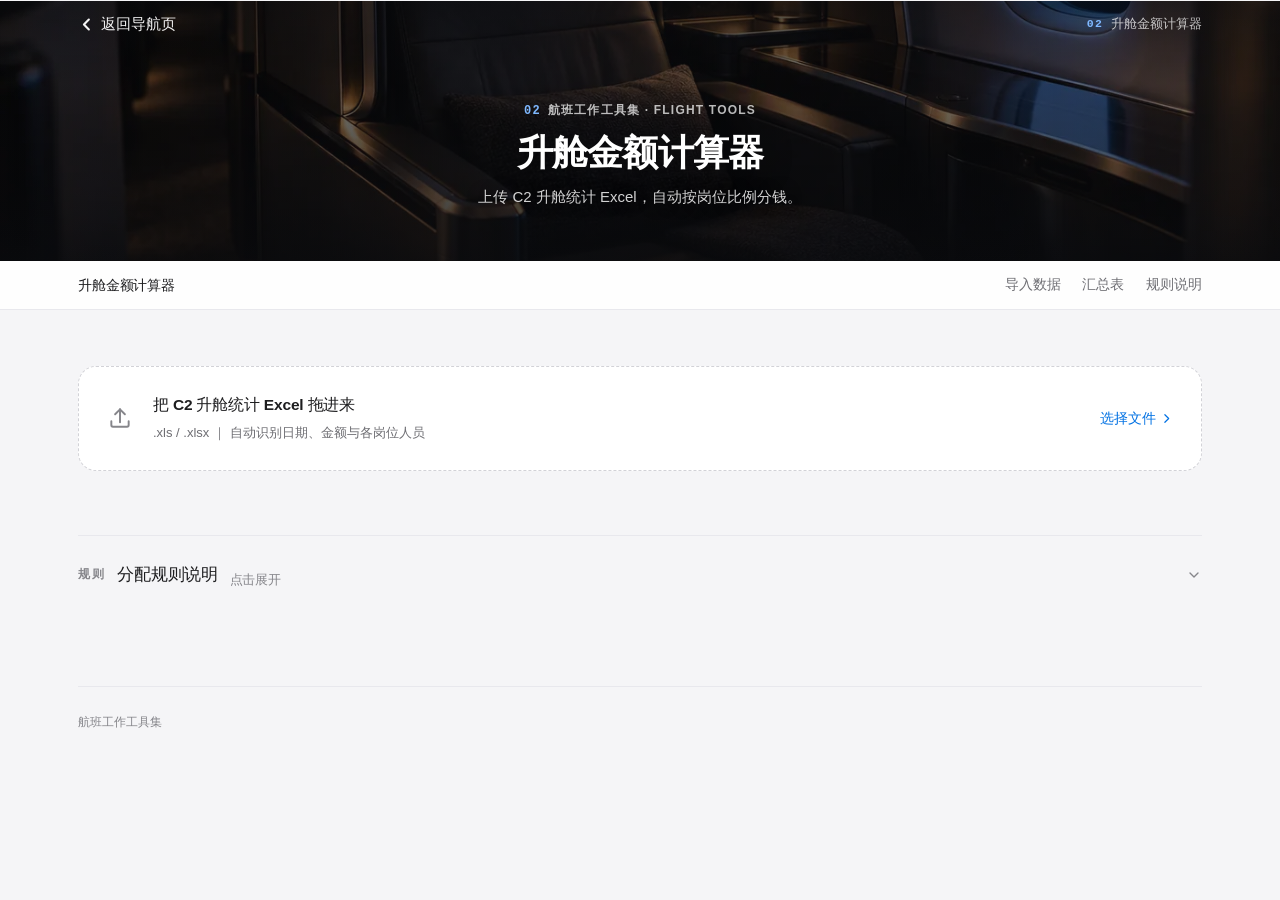
<file: upgrade/index.html>
<!DOCTYPE html>
<html lang="zh-CN">
<head>
<meta charset="UTF-8">
<meta name="viewport" content="width=device-width, initial-scale=1.0">
<title>升舱金额计算器 · 航班工作工具集</title>
<link rel="icon" href="../assets/favicon.svg" type="image/svg+xml">
<meta name="description" content="导入 C2 升舱统计表，按 6 个岗位固定比例自动分配金额，生成人员×日期交叉汇总表。">
<meta property="og:type" content="website">
<meta property="og:title" content="升舱金额计算器 · 航班工作工具集">
<meta property="og:description" content="导入 C2 升舱统计表，按 6 个岗位固定比例自动分配金额，生成人员×日期交叉汇总表。">
<meta property="og:url" content="https://whaha5100-create.github.io/flight-tools/upgrade/index.html">
<meta name="theme-color" content="#ffffff">
<!-- 优先加载本地 SheetJS（自包含，不依赖外网 CDN）；若本地缺失则回退 CDN -->
<script src="libs/xlsx.full.min.js"></script>
<script>
  if (typeof XLSX === 'undefined') {
    document.write('<script src="https://cdn.sheetjs.com/xlsx-0.20.0/package/dist/xlsx.full.min.js"><\/script>');
  }
</script>
<link rel="stylesheet" href="../assets/site.css">
<script src="../assets/nav-scroll.js" defer></script>
<style>
  /* ============ upgrade · 页面特有样式（通用样式见 ../assets/site.css）============ */
  /* 2026-10-02 全站统一配色：本页不再自持工具识别色，直接继承 site.css 的
     --tool: var(--brand) 与品牌蓝四档阶梯。原先写死在这里的 4 个色值已删除。 */

/* ============ Reset & Base ============ */
  *, *::before, *::after { box-sizing: border-box; margin: 0; padding: 0; }
/* ============ People Tags ============ */
  .people-tags {
    background: var(--card); border-radius: var(--radius); padding: 20px 24px;
    margin-bottom: 26px; box-shadow: var(--shadow-sm); border: 1px solid var(--line);
  }
.people-tags .label { font-size: 14px; font-weight: 700; color: var(--ink); margin-bottom: 12px; }
.tag {
    display: inline-block; background: var(--tool-light); color: var(--tool-dark);
    padding: 5px 13px; border-radius: 8px; font-size: 13px; font-weight: 500;
    margin: 4px 5px 4px 0; border: 1px solid var(--tool-soft);
    transition: transform 0.15s, background 0.15s;
  }
.tag:hover { transform: translateY(-1px); background: var(--tool-soft); }
/* ============ Controls ============ */
  .controls {
    display: flex; align-items: center; gap: 14px; margin-bottom: 18px; flex-wrap: wrap;
  }
.controls .info {
    font-size: 13.5px; color: var(--muted); background: var(--card);
    padding: 8px 14px; border-radius: 8px; border: 1px solid var(--line);
  }
.btn-success {
    background: linear-gradient(135deg, var(--success), var(--success-dark)); color: #fff;
    box-shadow: 0 8px 18px -6px rgba(0,0,0,.05);
  }
.btn-success:hover { transform: translateY(-2px); box-shadow: 0 12px 22px -6px rgba(0,0,0,.06); }
.btn-success:active { transform: translateY(0); }
/* ============ Table ============ */
  .table-wrapper {
    background: var(--card); border-radius: var(--radius); overflow: hidden;
    box-shadow: var(--shadow); border: 1px solid var(--line);
  }
.table-scroll { overflow-x: auto; max-height: 74vh; overflow-y: auto; }
table { width: 100%; border-collapse: collapse; font-size: 13px; white-space: nowrap; }
thead { position: sticky; top: 0; z-index: 2; }
thead th {
    background: #f5f5f7; color: var(--muted);
    padding: 13px 14px; font-weight: 600; text-align: center;
    border-right: 1px solid var(--line); border-bottom: 1px solid var(--line);
  }
thead th:first-child {
    position: sticky; left: 0; z-index: 3;
    background: #f5f5f7;
    text-align: left;
  }
thead th.total-col { background: #eef6f1; color: var(--success-dark); }
tbody td { padding: 10px 14px; text-align: right; border-bottom: 1px solid var(--line); color: var(--ink-2); }
tbody td:first-child {
    font-weight: 600; text-align: left; position: sticky; left: 0;
    background: var(--card); z-index: 1; min-width: 108px; color: var(--ink);
    border-right: 1px solid var(--line);
  }
tbody tr:nth-child(even) td { background: #fafafa; }
tbody tr:nth-child(even) td:first-child { background: #fafafa; }
tbody tr:hover td { background: var(--tool-light); }
tbody tr:hover td:first-child { background: var(--tool-light); }
tbody td.total-col { font-weight: 700; background: var(--success-light) !important; color: var(--success-dark); }
td.empty { color: var(--line); text-align: center !important; }
/* ============ Loading ============ */
  .loading { display: none; text-align: center; padding: 56px; }
.loading.active { display: block; }
.spinner {
    width: 46px; height: 46px; border: 4px solid var(--tool-soft);
    border-top-color: var(--tool); border-radius: 50%;
    animation: spin 0.8s linear infinite; margin: 0 auto 16px;
  }
.loading div:last-child { color: var(--muted); font-size: 14px; }
@keyframes spin { to { transform: rotate(360deg); } }
/* ============ Error ============ */
  .error-msg {
    background: linear-gradient(135deg, var(--danger-soft), var(--danger-soft)); color: var(--danger);
    padding: 16px 20px; border-radius: var(--radius-sm); margin-bottom: 24px;
    display: none; border: 1px solid var(--danger-line); border-left: 4px solid var(--danger); font-size: 14px;
  }
.error-msg.active { display: block; }
/* ============ Footer ============ */
/* ============ Responsive ============ */
  @media (max-width: 768px) {
    .container { padding: 18px 14px 36px; }
    .header { flex-direction: column; text-align: center; gap: 16px; padding: 32px 24px; }
    .header p { margin-left: auto; margin-right: auto; }
    .header h1 { font-size: 24px; }
    .summary-row { grid-template-columns: repeat(2, 1fr); gap: 12px; }
    .summary-card .value { font-size: 23px; }
    table { font-size: 12px; }
  }

  /* 本页主视觉配图：与首页卡片同一张（原创生成，无航司涂装 / 商标）。
     ⚠️ 必须写在页面里 —— CSS 的 url() 相对**样式表**解析，
        写进 assets/site.css 会指到 assets/assets/… 去。 */
  .hero { background-image: url("../assets/tools/02-upgrade.webp"); }
</style>
<!-- 工具页 v3 设计语言（2026-10-23）。必须排在本页 <style> 之后 ——
     否则压不住页面里那批旧规则（圆角胶囊按钮 / 灰底统计卡 / 胶囊标签）。 -->
<link rel="stylesheet" href="../assets/tool-page.css">
</head>
<body>

  <!-- ============ 通栏吸顶页眉 + 满屏暗色主视觉（与首页同一套，样式在 assets/site.css）============ -->
  <header class="nav" id="nav">
    <div class="nav-inner">
      <a class="nav-back" href="../index.html"><svg class="ic" width="17" height="17" viewBox="0 0 16 16" fill="none" aria-hidden="true"><path d="M10.2 3.4 5.6 8l4.6 4.6" stroke="currentColor" stroke-width="2" stroke-linecap="round" stroke-linejoin="round"/></svg>返回导航页</a>
      <span class="nav-tool"><b>02</b>升舱金额计算器</span>
    </div>
  </header>

  <!-- ⚠️ 主视觉配图由本页 <style> 里的 .hero 规则给出 —— CSS 的 url() 相对**样式表**解析，
       写进共享层会指到 assets/assets/… 去。配图与本工具在首页卡片上是同一张（原创生成，无航司涂装 / 商标）。 -->
  <section class="hero is-tool">
    <p class="eyebrow"><span class="no">02</span>航班工作工具集 · FLIGHT TOOLS</p>
    <h1>升舱金额计算器</h1>
    <p class="lede">上传 C2 升舱统计 Excel，自动按岗位比例分钱。</p>
  </section>
<div class="localnav">
  <div class="localnav-inner">
    <span class="ln-t">升舱金额计算器</span>
    <nav class="ln-links">
      <a href="#uploadZone">导入数据</a>
      <a href="#tableWrapper">汇总表</a>
      <a href="#rulesPanel">规则说明</a>
    </nav>
  </div>
</div>
<div class="container">


  <!-- Upload Zone -->
  <div class="upload-zone anim" id="uploadZone" style="animation-delay:0.1s">
    <span class="icon" aria-hidden="true"><svg viewBox="0 0 24 24" fill="none" stroke="currentColor" stroke-width="1.8" stroke-linecap="round" stroke-linejoin="round" aria-hidden="true"><path d="M12 16V4"/><path d="M7.5 8.5 12 4l4.5 4.5"/><path d="M4 15v3.5A1.5 1.5 0 0 0 5.5 20h13a1.5 1.5 0 0 0 1.5-1.5V15"/></svg></span>
    <div class="uz-body">
      <div class="text">把 C2 升舱统计 Excel 拖进来</div>
      <div class="hint">.xls / .xlsx ｜ 自动识别日期、金额与各岗位人员</div>
    </div>
    <span class="uz-a">选择文件 <svg viewBox="0 0 24 24" fill="none" stroke="currentColor" stroke-width="2.2" stroke-linecap="round" stroke-linejoin="round" aria-hidden="true"><path d="M9 5l7 7-7 7"/></svg></span>
    <input type="file" id="fileInput" accept=".xls,.xlsx">
  </div>

  <!-- Error -->
  <div class="error-msg" id="errorMsg"></div>

  <!-- Loading -->
  <div class="loading" id="loading">
    <div class="spinner"></div>
    <div>正在解析和计算，请稍候…</div>
  </div>

  <!-- Summary Cards -->
  <div class="summary-row" id="summaryRow" style="display:none"></div>

  <!-- People Tags -->
  <div class="people-tags" id="peopleTags" style="display:none">
    <div class="label" id="peopleLabel">涉及人员</div>
    <div id="tagContainer"></div>
  </div>

  <!-- Controls -->
  <div class="controls" id="controls" style="display:none">
    <button class="btn btn-success" id="downloadBtn">下载 Excel 汇总表</button>
    <span class="info" id="tableInfo"></span>
  </div>

  <!-- Table -->
  <div class="table-wrapper" id="tableWrapper" style="display:none">
    <div class="table-scroll" id="tableScroll"></div>
  </div>

  <!-- Footer -->
  <!-- Rules Panel（可点开查看分配规则）-->
  <div class="rules-panel anim" id="rulesPanel" style="animation-delay:0.05s">
    <div class="rules-header" id="rulesHeader">
      <div class="title">
        <span class="r-k">规则</span>
        <span class="r-t">分配规则说明</span>
        <!-- 展开/收起文案用 CSS 切，不写进 JS —— 面板开合只切 .open 类 -->
        <span class="hint"><span class="when-closed">点击展开</span><span class="when-open">点击收起</span></span>
      </div>
      <div class="arrow" aria-hidden="true"><svg viewBox="0 0 24 24" fill="none" stroke="currentColor" stroke-width="2" stroke-linecap="round" stroke-linejoin="round"><path d="M6 9l6 6 6-6"/></svg></div>
    </div>
    <div class="rules-body">
      <div class="rules-intro">
        每一笔升舱金额，都会按下面 <b>6 个岗位</b> 的固定比例拆分。系统读取 Excel 中每条记录各岗位的人员名单，
        把该岗位对应的金额<b>平均分配</b>给名单中的每个人，最终汇总成「人员 × 日期」交叉表。
      </div>
      <div class="rules-grid" id="rulesGrid"></div>
      <div class="rules-total" id="rulesTotal"></div>
      <div class="rules-note">
        <b>分配与计算细则</b><br>
        • <b>比例固定：</b>主班 30% / 副班 20% / 运行协助人员 20% / 指挥长 10% / 当日班组其他人员 10% / 票台 10%，合计 100%。<br>
        • <b>同岗位多人平分：</b>若某岗位在当条记录里填了多个人（用 <code>/</code>、<code>、</code>、<code>，</code> 分隔），该岗位金额在几人之间平均分配。<br>
        • <b>岗位为空则跳过：</b>某岗位无人填写时，其对应比例的金额在这条记录中不分配，也不会摊给其它岗位。<br>
        • <b>按日期归集：</b>同一人在同一天的多笔金额自动累加，最终按日期成列展示。<br>
        • <b>金额精度：</b>每次分摊保留 4 位小数计算，最终汇总四舍五入到 2 位小数（元）。
      </div>
    </div>
  </div>

  <footer class="site-footer">航班工作工具集</footer>

</div>

<script>
// ============================================================
// 分配规则（与原 app.py 的 DIST_RULES 完全一致）
// ============================================================
const DIST_RULES = [
  ['主班',             0.30],
  ['副班',             0.20],
  ['运行协助人员',     0.20],
  ['指挥长',           0.10],
  ['当日班组其他人员', 0.10],
  ['票台',             0.10],
];

// ============================================================
// 渲染分配规则面板（内容直接来自 DIST_RULES，保证与计算一致）
// ============================================================
function renderRulesPanel() {
  const grid = document.getElementById('rulesGrid');
  const maxRatio = Math.max(...DIST_RULES.map(([, r]) => r));
  grid.innerHTML = DIST_RULES.map(([role, ratio]) => `
    <div class="rule-item">
      <span class="role">${role}</span>
      <span class="ratio">${(ratio * 100).toFixed(0)}%</span>
      <span class="bar" style="width:${(ratio / maxRatio * 100).toFixed(0)}%"></span>
    </div>
  `).join('');
  const sum = DIST_RULES.reduce((s, [, r]) => s + r, 0);
  document.getElementById('rulesTotal').textContent =
    `合计 ${(sum * 100).toFixed(0)}% — 每笔金额 100% 分配完毕`;
}
renderRulesPanel();

// 折叠面板开关
const rulesPanel = document.getElementById('rulesPanel');
document.getElementById('rulesHeader').addEventListener('click', () => {
  rulesPanel.classList.toggle('open');
});

// ================ State ================
let currentData = null;  // { pivot, dates, people, summary }

// ================ DOM refs ================
const uploadZone   = document.getElementById('uploadZone');
const fileInput    = document.getElementById('fileInput');
const loading      = document.getElementById('loading');
const errorMsg     = document.getElementById('errorMsg');
const summaryRow   = document.getElementById('summaryRow');
const peopleTags   = document.getElementById('peopleTags');
const peopleLabel  = document.getElementById('peopleLabel');
const tagContainer = document.getElementById('tagContainer');
const controls     = document.getElementById('controls');
const downloadBtn  = document.getElementById('downloadBtn');
const tableInfo    = document.getElementById('tableInfo');
const tableWrapper = document.getElementById('tableWrapper');
const tableScroll  = document.getElementById('tableScroll');

// ============================================================
// Excel 日期 → 'YYYY-MM-DD'（基准 1899-12-30，与原 Python 逻辑一致）
//
// ⚠️ 时区陷阱（2026-09-27 修复）：SheetJS 在 cellDates:true 下返回的是
//    「**本地时区**午夜」的 Date。东八区下 2026-09-27 会得到
//        Sun Sep 27 2026 00:00:00 GMT+0800   →   toISOString() = 2026-09-26T16:00:00Z
//    此时若直接用 getUTC* 取值，就会读成 2026-09-26 —— **整体少一天**。
//    所以先把任意来源的 Date 归一到 **UTC 午夜**，之后一律用 UTC 取值格式化。
// ============================================================
function toUTCMidnight(d) {
  // 取「本地日历日」重建为 UTC 午夜：东八区 2026-09-27 00:00(+08) → 2026-09-27T00:00Z
  return new Date(Date.UTC(d.getFullYear(), d.getMonth(), d.getDate()));
}
function serialToDate(serial) {
  const base = Date.UTC(1899, 11, 30); // 1899-12-30
  return new Date(base + Math.floor(serial) * 86400000);
}
function fmtDate(d) {
  const y = d.getUTCFullYear();
  const m = String(d.getUTCMonth() + 1).padStart(2, '0');
  const day = String(d.getUTCDate()).padStart(2, '0');
  return `${y}-${m}-${day}`;
}

// ============================================================
// 姓名拆分（/ 、 ，, 统一为 /）
// ============================================================
function splitNames(text) {
  if (!text || typeof text !== 'string') return [];
  text = text.trim();
  if (!text) return [];
  text = text.replace(/[，,、]/g, '/');
  return text.split('/').map(n => n.trim()).filter(n => n);
}

// ============================================================
// 解析 Excel（复刻原 parse_excel）
// 列索引：0=日期, 5=金额, 7=主班, 8=副班, 9=运行协助, 10=指挥长, 11=其他人员, 12=票台
// ============================================================
function parseExcel(data) {
  const wb = XLSX.read(data, { type: 'array', cellDates: true, raw: true, defval: '' });
  const ws = wb.Sheets[wb.SheetNames[0]];
  const rows = XLSX.utils.sheet_to_json(ws, { header: 1, raw: true, defval: '' });
  const records = [];
  const errors = [];

  for (let r = 1; r < rows.length; r++) {
    const row = rows[r];
    if (!row || row.length === 0) continue;

    // --- 日期 ---
    let dateVal = row[0];
    let dateObj = null;
    if (dateVal instanceof Date) dateObj = toUTCMidnight(dateVal);  // SheetJS 给的是本地午夜，先归一
    else if (typeof dateVal === 'number') dateObj = serialToDate(dateVal);
    if (!dateObj) continue;

    // --- 金额（必须 > 0）---
    let amountVal = row[5];
    let amount = 0;
    if (typeof amountVal === 'number') amount = amountVal;
    else if (typeof amountVal === 'string') amount = parseFloat(amountVal);
    if (!(amount > 0)) continue;

    const cell = (i) => (row.length > i && row[i] != null && row[i] !== '') ? String(row[i]).trim() : '';

    records.push({
      date: dateObj,
      date_str: fmtDate(dateObj),
      amount: amount,
      主班:             cell(7),
      副班:             cell(8),
      运行协助人员:     cell(9),
      指挥长:           cell(10),
      当日班组其他人员: cell(11),
      票台:             cell(12),
    });
  }
  return { records, errors };
}

// ============================================================
// 计算：人员 × 日期 交叉分配（复刻原 calculate）
// ============================================================
function calculate(records) {
  const personDate = {};      // name -> { date: total }
  const allDates = new Set();
  const allPeople = new Set();

  for (const rec of records) {
    const ds = rec.date_str;
    const amt = rec.amount;
    allDates.add(ds);

    for (const [field, ratio] of DIST_RULES) {
      const names = splitNames(rec[field]);
      if (!names.length) continue;
      const share = Math.round(amt * ratio / names.length * 10000) / 10000;
      for (const name of names) {
        if (!personDate[name]) personDate[name] = {};
        personDate[name][ds] = (personDate[name][ds] || 0) + share;
        allPeople.add(name);
      }
    }
  }

  const sortedDates = [...allDates].sort();
  const sortedPeople = [...allPeople].sort();

  const pivot = [];
  for (const person of sortedPeople) {
    const row = { name: person };
    let total = 0;
    for (const d of sortedDates) {
      const v = personDate[person][d] || 0;
      row[d] = Math.round(v * 100) / 100;
      total += v;
    }
    row['总计'] = Math.round(total * 100) / 100;
    pivot.push(row);
  }

  const totalAmount = Math.round(records.reduce((s, r) => s + r.amount, 0) * 100) / 100;
  const summary = {
    total_records: records.length,
    total_amount: totalAmount,
    date_range: sortedDates.length ? `${sortedDates[0]} ~ ${sortedDates[sortedDates.length - 1]}` : '',
    unique_dates: sortedDates.length,
    unique_people: sortedPeople.length,
    people_list: sortedPeople,
  };
  return { pivot, dates: sortedDates, people: sortedPeople, summary };
}

// ============================================================
// 生成并下载 Excel（复刻原 generate_excel，用 SheetJS）
// ============================================================
function generateExcel(pivot, dates, people) {
  const header = ['姓名', ...dates, '总计'];
  const aoa = [header];
  for (const row of pivot) {
    const out = [row.name];
    for (const d of dates) {
      const v = row[d] || 0;
      out.push(v > 0 ? v : '-');
    }
    out.push(row['总计']);
    aoa.push(out);
  }

  const ws = XLSX.utils.aoa_to_sheet(aoa);
  ws['!cols'] = [{ wch: 14 }, ...dates.map(() => ({ wch: 13 })), { wch: 13 }];
  ws['!freeze'] = { xSplit: 1, ySplit: 1 }; // 冻结首行首列

  const wb = XLSX.utils.book_new();
  XLSX.utils.book_append_sheet(wb, ws, '升舱金额分配');

  const wbout = XLSX.write(wb, { bookType: 'xlsx', type: 'array' });
  const blob = new Blob([wbout], { type: 'application/vnd.openxmlformats-officedocument.spreadsheetml.sheet' });
  const url = URL.createObjectURL(blob);
  const a = document.createElement('a');
  a.href = url;
  a.download = '升舱金额分配结果.xlsx';
  document.body.appendChild(a);
  a.click();
  document.body.removeChild(a);
  URL.revokeObjectURL(url);
}

// ================ Upload handlers ================
uploadZone.addEventListener('click', () => fileInput.click());

uploadZone.addEventListener('dragover', (e) => {
  e.preventDefault();
  uploadZone.classList.add('dragover');
});
uploadZone.addEventListener('dragleave', () => {
  uploadZone.classList.remove('dragover');
});
uploadZone.addEventListener('drop', (e) => {
  e.preventDefault();
  uploadZone.classList.remove('dragover');
  const files = e.dataTransfer.files;
  if (files.length > 0) {
    fileInput.files = files;
    handleFile(files[0]);
  }
});
fileInput.addEventListener('change', () => {
  if (fileInput.files.length > 0) handleFile(fileInput.files[0]);
});

// ================ File processing（纯前端）================
async function handleFile(file) {
  const ext = file.name.split('.').pop().toLowerCase();
  if (!['xls', 'xlsx'].includes(ext)) {
    showError('请上传 .xls 或 .xlsx 格式的 Excel 文件');
    return;
  }

  hideAllResults();
  showLoading(true);
  hideError();

  try {
    if (typeof XLSX === 'undefined') throw new Error('SheetJS 未加载，请检查网络或本地库');
    const buf = await file.arrayBuffer();
    const { records, errors } = parseExcel(new Uint8Array(buf));
    if (!records.length) {
      showError('未能从文件中解析到有效升舱记录（请确认第 1 列为日期、第 6 列为金额）');
      showLoading(false);
      return;
    }
    currentData = calculate(records);
    renderResults(currentData);
  } catch (err) {
    showError('解析失败: ' + err.message);
  }
  showLoading(false);
}

// ================ Render ================
function renderResults(data) {
  const { summary, pivot, dates, people } = data;
  const totalDistributed = pivot.reduce((s, r) => s + (r['总计'] || 0), 0);

  summaryRow.style.display = 'grid';
  summaryRow.classList.add('anim');
  summaryRow.innerHTML = `
    <div class="summary-card">
      <div class="card-top"><span class="label">记录总数</span></div>
      <div class="value">${summary.total_records}</div>
      <div class="sub">条有效升舱记录</div>
    </div>
    <div class="summary-card accent-green">
      <div class="card-top"><span class="label">升舱总金额</span></div>
      <div class="value">¥${fmt(summary.total_amount)}</div>
      <div class="sub">已分配 ¥${fmt(totalDistributed)}（100%）</div>
    </div>
    <div class="summary-card">
      <div class="card-top"><span class="label">日期范围</span></div>
      <div class="value">${summary.unique_dates}<span style="font-size:15px;font-weight:600;color:var(--muted);"> 天</span></div>
      <div class="sub">${summary.date_range}</div>
    </div>
    <div class="summary-card">
      <div class="card-top"><span class="label">涉及人员</span></div>
      <div class="value">${summary.unique_people}<span style="font-size:15px;font-weight:600;color:var(--muted);"> 人</span></div>
      <div class="sub">参与分配的员工</div>
    </div>
  `;

  peopleTags.style.display = 'block';
  peopleLabel.textContent = `涉及人员（${people.length} 人）`;
  tagContainer.innerHTML = people.map(p => `<span class="tag">${esc(p)}</span>`).join('');

  controls.style.display = 'flex';
  tableInfo.textContent = `${people.length} 人 × ${dates.length} 个日期`;

  tableWrapper.style.display = 'block';

  let html = '<table><thead><tr><th>姓名</th>';
  dates.forEach(d => { html += `<th>${esc(d)}</th>`; });
  html += '<th class="total-col">总计</th></tr></thead><tbody>';

  pivot.forEach(row => {
    html += `<tr><td>${esc(row.name)}</td>`;
    let total = 0;
    dates.forEach(d => {
      const val = row[d] || 0;
      total += val;
      if (val > 0) {
        html += `<td>${fmt(val)}</td>`;
      } else {
        html += `<td class="empty">-</td>`;
      }
    });
    html += `<td class="total-col">${fmt(total)}</td></tr>`;
  });

  html += '</tbody></table>';
  tableScroll.innerHTML = html;
}

// ================ Download ================
downloadBtn.addEventListener('click', () => {
  if (!currentData) return;
  try {
    generateExcel(currentData.pivot, currentData.dates, currentData.people);
  } catch (err) {
    showError('下载失败: ' + err.message);
  }
});

// ================ Utilities ================
function fmt(n) {
  return n.toLocaleString('zh-CN', { minimumFractionDigits: 2, maximumFractionDigits: 2 });
}
function esc(s) {
  const div = document.createElement('div');
  div.textContent = s;
  return div.innerHTML;
}
function showLoading(on) { loading.classList.toggle('active', on); }
function showError(msg) { errorMsg.textContent = msg; errorMsg.classList.add('active'); }
function hideError() { errorMsg.classList.remove('active'); }
function hideAllResults() {
  summaryRow.style.display = 'none';
  peopleTags.style.display = 'none';
  controls.style.display = 'none';
  tableWrapper.style.display = 'none';
}
</script>
</body>
</html>
</file>
<file: assets/site.css>
/* ============================================================
   航班工作工具集 · 共享设计系统 site.css
   设计语言：Apple 灰白
   ------------------------------------------------------------
   2026-09-25 单层化
   本文件此前是「两层叠放」：前半是原始「深藏青编辑风」，末尾又
   叠了一层 `Apple-inspired visual refresh`。后者在 :root 里把约
   17 个变量重新赋了一次值，并用大量 !important 覆盖前面的规则。
   由此产生一个隐蔽陷阱 —— 同一个语义变量被悄悄换了值：例如
   --brand-deep 变成近黑 #1d1d1f、--brand 变成蓝 #0071e3，于是
       linear-gradient(135deg, var(--brand-deep), var(--brand))
   语法正确、变量也都已定义，却渲染成「黑 → 蓝」渐变。

   现已合并为单层：
     · 变量只在 :root 里定义一次，取值即最终生效值；
     · 覆盖层的取值已就地写进它覆盖的那条规则，不再有第二份定义；
     · 重复定义的组件（rules-panel、按钮、表头、输入框）各只保留一处；
     · 已删除被完全压死的死规则（窄屏下的 .header h1 / .panel）。
   改配色时只要看这一个 :root 就够了。

   ------------------------------------------------------------
   关于文件里仍然存在的 !important
   它们不是历史遗留，而是一条明确的约定：
       「共享设计系统 > 各页自己的内联 <style>」
   原因是页面 <style> 排在 site.css 之后，同等特异性下页面会赢；
   而部分页面规则用了 ID 选择器（如 #addInput），提权也压不住，
   只有 !important 能保证共享层生效。这些声明一律是「呈现层」的
   视觉属性（圆角/底色/描边/字号/阴影），不影响任何脚本与数据逻辑。
   ============================================================ */

:root {
  /* 品牌色 */
  --brand:        #0071e3;
  --brand-dark:   #005bb5;
  --brand-deep:   #1d1d1f;
  --brand-light:  #eff6ff;
  --brand-soft:   #dcecff;
  /* 中性色 */
  --ink:          #1d1d1f;
  --ink-2:        #424245;
  --muted:        #6e6e73;
  --muted-2:      #86868b;
  --line:         #d2d2d7;
  /* --line-soft：比 --line 更淡的发丝线，用于表头 / 列表分隔 / 卡片内部分栏。
     🔥 2026-10-26 之前它**只在首页内联 :root 里定义过一次**，而 schedule /
     crew-decl / todo / early-ontime / checkin 五个页面都在用它 ——
     变量解析失败 → border-color 退回 currentColor。补进共享层才是它的家。 */
  --line-soft:    #e8e8ed;
  --bg:           #f5f5f7;
  --card:         #ffffff;
  /* 语义色（低饱和） */
  --success:      #1e7a55;
  --success-dark: #17603f;
  --success-light:#e9f4ee;
  --amber:        #b4610d;
  --amber-soft:   #fdf3e3;
  --danger:       #b3362b;
  --danger-dark:  #98281f;   /* 悬停档；原先硬编码在 .btn-danger:hover 里 */
  --danger-soft:  #fbeeed;
  /* 语义色描边（原先在 5 个页面里各硬编码了一遍 #eccfcb / #eed9b8 / #c6e3d4） */
  --success-line: #c6e3d4;
  --amber-line:   #eed9b8;
  --danger-line:  #eccfcb;
  /* 尺度 */
  --radius:       18px;
  --radius-sm:    11px;
  --radius-xs:    8px;
  --radius-pill:  980px;
  --shadow-sm:    0 1px 2px rgba(0,0,0,.04), 0 4px 16px rgba(0,0,0,.035);
  --shadow:       0 8px 28px rgba(0,0,0,.07);
  --shadow-lg:    0 18px 46px rgba(0,0,0,.12);
  /* 悬停抬升用的「有颜色」阴影：比纯黑阴影更有质感 */
  --shadow-lift:  0 2px 6px rgba(0,0,0,.05), 0 10px 26px rgba(0,0,0,.085);
  --shadow-press: 0 1px 2px rgba(0,0,0,.10);
  /* ---- 动效（Apple 风）------------------------------------------------
     原先全站 57 处 transition 的缓动**清一色是 `ease`**，只有 rules-body
     一处用了 cubic-bezier。`ease` 起步快、收尾软，看着「飘」；苹果的手感
     来自「起步快、收尾极慢」的强减速曲线，以及按下时的轻微回弹。
     时长也统一：交互反馈 160ms、元素变化 240ms、展开收起 380ms。 */
  --ease-out:    cubic-bezier(.22, 1, .36, 1);     /* 强减速：抬升 / 进场 */
  --ease-inout:  cubic-bezier(.4, 0, .2, 1);       /* 常规属性过渡 */
  --ease-spring: cubic-bezier(.34, 1.56, .64, 1);  /* 轻微过冲：按压回弹 */
  --dur-fast:    .16s;
  --dur:         .24s;
  --dur-slow:    .38s;
  /* 交互主色（--tool）。
     🔥 2026-10-02 **全站统一为单一苹果蓝**：10 个工具页原先各自在 :root 里覆盖
        --tool（砖红 / 紫 / 靛 / 粉 / 青…），首页也是 8 张彩色卡片。用户明确否决了
        这个方向（「我不喜欢五颜六色，我希望像苹果一样视觉统一」），所以：
          · 各页的 --tool 覆盖**已全部删除**，全部继承下面的 var(--brand)；
          · 蓝色只用于「可点击的东西」（按钮 / 链接 / 焦点环）—— 这是苹果的用色规则；
          · 首页改为「白色页眉 → 大字 → 大图 → 圆角卡片」，靠版式与图形区分工具，不靠颜色。
        保留的彩色只有**数据含义色**：schedule 的 6 个负责人标签、todo 日历圆点、
        merge 总表金色、全站 success/amber/danger 语义色，以及 daily-report 的
        --docred/--docnavy（那是 Word 版式的文档色）。
     四档阶梯的强度与 --brand-light/soft/dark 对齐（只换色相，不改设计）：
         light 6% / soft 14% / line 30% / dark 80%+20% 黑。 */
  --tool:         var(--brand);
  --tool-light:   #F0F6FD;   /* 6%  —— 对应 --brand-light #eff6ff */
  --tool-soft:    #DBEBFB;   /* 14% —— 对应 --brand-soft  #dcecff */
  --tool-line:    #B2D4F7;   /* 30% */
  --tool-dark:    #005AB6;   /* 80% + 20% 黑 —— 对应 --brand-dark #005bb5 */
  --mono:         ui-monospace, "SF Mono", Menlo, Consolas, "Liberation Mono", monospace;
  /* 兼容别名：旧版变量名，todo / daily-report 仍在使用 */
  --ok:           var(--success);
  --ok-light:     var(--success-light);
  --warn:         var(--amber);
  --warn-light:   var(--amber-soft);
  --danger-light: var(--danger-soft);
  --border:       var(--line);
  --panel:        var(--card);
  --field:        #fafafa;
  --text:         var(--ink);
  --accent:       var(--brand);
  --brand2:       var(--brand-dark);
}

/* ============ Reset & Base ============ */
*, *::before, *::after { box-sizing: border-box; margin: 0; padding: 0; }
html { -webkit-font-smoothing: antialiased; text-rendering: optimizeLegibility; }
body {
  font-family: -apple-system, BlinkMacSystemFont, "PingFang SC", "Hiragino Sans GB", "Microsoft YaHei", "Segoe UI", sans-serif;
  color: var(--ink-2) !important; line-height: 1.6; min-height: 100vh;
  background: var(--bg) !important;
  font-variant-numeric: tabular-nums;
}
/* 上内边距由共享层固定为 32px（窄屏也不缩，见文件末尾 @media 注释）；
   左右下仍随页面自己的窄屏规则走。 */
.container {
  max-width: 1180px !important; margin: 0 auto;
  padding: 28px 28px 56px; padding-top: 32px !important;
}

/* ============ 通栏吸顶页眉（首页 + 8 个工具页共用）============
   苹果的全局导航：压在暗色主视觉上方时是「透明 + 白字」，
   滚动离开主视觉之后变成「白色半透明 + 毛玻璃 + 一条细线」。
   · 首页用它放「品牌 + 搜索」
   · 工具页用它放「← 回到导航页 + 工具名」
   ⚠️ 必须放在 .container **外面** 才能通栏。 */
.nav {
  position: sticky; top: 0; z-index: 100;
  background: transparent;
  border-bottom: 1px solid transparent;
  transition: background var(--dur) var(--ease-inout),
              border-color var(--dur) var(--ease-inout);
}
.nav.scrolled {
  background: rgba(255,255,255,.78);
  -webkit-backdrop-filter: saturate(180%) blur(20px);
  backdrop-filter: saturate(180%) blur(20px);
  border-bottom-color: rgba(0,0,0,.10);
}
.nav-inner {
  max-width: 1180px; margin: 0 auto; padding: 0 28px;
  height: 48px; display: flex; align-items: center; gap: 18px;
}
.brandmark {
  display: inline-flex; align-items: center; gap: 9px;
  text-decoration: none; flex-shrink: 0;
}
.brandmark svg { display: block; color: var(--ink); }
.brandmark .bm-t { font-size: 15px; font-weight: 600; color: var(--ink); letter-spacing: -.2px; }

/* 工具页页眉：左「返回」右「工具名」
   ------------------------------------------------------------
   2026-10-05 二次改版 —— 用户看过 4 个方案后选定 **D「精致文字」**。
   一改（已废弃）做的是「实心灰胶囊 + 文字箭头 ←」，用户评价「并不好看，不高级」。
   判定「不高级」的三条成因（**以后做控件先自查这三条**）：
     ① Unicode 符号 ← 当图标 —— 大小/粗细/基线由字体决定，跨设备不一致，一眼「网页感」
     ② 实心灰底 #f0f0f2 —— 读起来像 Bootstrap 的标签/徽章，是「组件库感」
     ③ 底色 + 描边 + 阴影三样同时上 —— 互相打架（高级控件最多留一到两样）
   现方案 = **无容器**，只靠字号/字重/真 SVG 箭头 + 悬停微交互：
     · 箭头 = 内联 SVG（stroke 2px、圆头），替代 Unicode ←
     · 15px / 590（600 在 15px 下偏「黑」，590 更细腻）
     · **命中区靠透明内边距撑到约 36px 高，再用负外边距抵消** ⇒ 看着仍是纯文字，
       但点击/触摸目标足够大（苹果也是这么处理文字链接的）。
     · 悬停：文字转品牌蓝 + 箭头左移 2px（苹果的经典微交互）
   ⚠️ 箭头类名用 `ic`，**别改成 `chev`** —— 首页有 10 个 `class="chev"`（「进入 ›」），
      site.css 里 `.rules-panel > summary .chev` 也在用；`.nav-back .ic` 是现成的选择器。 */
.nav-back {
  display: inline-flex; align-items: center; gap: 6px; flex-shrink: 0;
  padding: 9px 8px; margin: -9px -8px;   /* 撑命中区 + 抵消，文字位置不变 */
  font-size: 15px; font-weight: 590; letter-spacing: -.1px;
  color: var(--ink); text-decoration: none; white-space: nowrap;
  transition: color var(--dur-fast) var(--ease-inout);
}
.nav-back .ic {
  display: block; width: 17px; height: 17px; flex-shrink: 0;
  transition: transform var(--dur) var(--ease-out);
}
.nav-back:hover { color: var(--brand); }
.nav-back:hover .ic { transform: translateX(-2px); }
.nav-back:active .ic { transform: translateX(-3px) scale(.94); }
.nav-back:focus-visible { outline: 2px solid var(--brand); outline-offset: 2px; border-radius: 8px; }

.nav-tool {
  margin-left: auto; display: inline-flex; align-items: center; gap: 8px;
  font-size: 13px; color: var(--muted);
  white-space: nowrap; overflow: hidden; text-overflow: ellipsis;
}
.nav-tool b {
  font-family: var(--mono); font-size: 11.5px; font-weight: 700;
  letter-spacing: 1.2px; color: var(--brand);
}
/* 未滚动 ⇒ 浮在暗图上 ⇒ 转白。纯文字，不再有底色/描边/毛玻璃。 */
.nav:not(.scrolled) .brandmark svg,
.nav:not(.scrolled) .brandmark .bm-t { color: #fff; }
.nav:not(.scrolled) .nav-back { color: rgba(255,255,255,.95); }
.nav:not(.scrolled) .nav-back:hover { color: #fff; }
.nav:not(.scrolled) .nav-tool { color: rgba(255,255,255,.74); }
.nav:not(.scrolled) .nav-tool b { color: #7fb9ff; }

/* ============ 满屏暗色主视觉（首页 + 8 个工具页共用）============
   图当背景、白色文字压在上面，页眉靠 margin-top:-48px 浮在图上。
   ⚠️ 这个负边距**必须等于 .nav-inner 的高度**，否则页眉不会正好压在图上。
   ⚠️ 这里**故意不写 background-image** —— CSS 里的 url() 是相对**样式表**解析的，
      site.css 在 assets/ 下，写相对路径会指到 assets/assets/… 去。
      图由各页自己给：首页 ./assets/hero-aircraft.webp，工具页 ../assets/tools/NN-*.webp。 */
.hero {
  position: relative; isolation: isolate;
  min-height: clamp(470px, 70vh, 640px);
  margin-top: -48px;                 /* 钻到吸顶页眉下面，让页眉浮在图上（= .nav-inner 高度） */
  padding: 92px 28px 66px;
  display: flex; flex-direction: column; align-items: center; justify-content: center;
  text-align: center; overflow: hidden;
  background-color: #101114;
  background-position: center; background-size: cover; background-repeat: no-repeat;
}
/* 两层压暗：① 中间一团柔和的暗池（标题/按钮压在机身高光上，不压这层读不清）
             ② 上下暗角，把边缘压深、中间透气 */
.hero::after {
  content: ""; position: absolute; inset: 0; z-index: -1;
  background:
    radial-gradient(74% 68% at 50% 51%,
      rgba(10,11,14,.62) 0%, rgba(10,11,14,.40) 56%, rgba(10,11,14,0) 100%),
    linear-gradient(180deg,
      rgba(10,11,14,.66) 0%, rgba(10,11,14,.18) 32%,
      rgba(10,11,14,.44) 72%, rgba(10,11,14,.82) 100%);
}
.hero .eyebrow {
  margin: 0 0 16px; font-size: 13px; font-weight: 600; letter-spacing: .04em;
  color: rgba(255,255,255,.72);
}
/* 工具页主视觉里的编号角标（01…08）。
   ⚠️ 不能复用 .header .eyebrow .no —— 那条是 var(--brand) !important 的深蓝，
      压在暗图上几乎看不见；这里换成亮一档的蓝。两条选择器互不命中，不冲突。 */
.hero .eyebrow .no {
  font-family: var(--mono); font-weight: 700; letter-spacing: 1.2px;
  color: #7fb9ff; margin-right: 7px;
}
.hero h1 {
  font-size: clamp(38px, 5.4vw, 62px); font-weight: 700;
  letter-spacing: -2.2px; line-height: 1.06; color: #fff;
  text-shadow: 0 2px 30px rgba(0,0,0,.34);
}
.hero .lede {
  margin: 20px auto 0; font-size: 17px; color: rgba(255,255,255,.82);
  /* ⚠️ 560px 是从**首页**抄过来的原值（首页是这套版式的基准）。
     别随手改宽：工具页描述更长，但一改这里首页的换行位置就跟着变。 */
  max-width: 560px; line-height: 1.62; text-shadow: 0 1px 18px rgba(0,0,0,.42);
}

/* 工具页：比首页矮一档 —— 工具页是来干活的，主视觉不该把功能区挤出第一屏 */
.hero.is-tool { min-height: clamp(360px, 46vh, 460px); padding: 84px 28px 54px; }

/* daily-report 专用：它是 100vh 的双栏工作台，主视觉再压到 260px 并收小标题，
   否则编辑器底部的按钮会被推出屏幕。高度写死是为了让那一页的 vh 计算能算准。 */
.hero.is-compact { height: 260px; min-height: 0; padding: 0 28px; }
.hero.is-compact h1 { font-size: clamp(26px, 2.6vw, 34px); letter-spacing: -1px; }
.hero.is-compact .lede { font-size: 15px; margin-top: 14px; }

@media (max-width: 820px) {
  .nav-inner { padding: 0 18px; gap: 12px; }
}
@media (max-width: 560px) {
  .hero { padding: 78px 18px 52px; min-height: 440px; }
  .hero h1 { letter-spacing: -1.6px; }
  .hero.is-tool { padding: 70px 18px 44px; min-height: 340px; }
  .hero.is-compact { height: 230px; padding: 0 18px; }
  .nav-tool { display: none; }
}

/* ============ 动效（克制）============ */
@keyframes fadeUp { from { opacity: 0; transform: translateY(6px); } to { opacity: 1; transform: translateY(0); } }
.anim { animation: fadeUp .3s ease-out both; }

/* ============ 返回导航 ============ */
.back-home {
  display: inline-flex; align-items: center; gap: 6px;
  margin: 0 0 22px 2px !important; padding: 2px 0;
  background: none; border: none; border-radius: 0;
  font-size: 13px !important; font-weight: 500; color: var(--muted) !important;
  text-decoration: none; transition: color .15s;
}
.back-home:hover { color: var(--brand) !important; background: none; box-shadow: none; transform: none; }
.back-home .ic { font-size: 14px; line-height: 1; }

/* ============ Header ============ */
.header {
  padding: 28px 30px !important; margin-bottom: 22px !important;
  background: rgba(255,255,255,.86) !important; color: inherit;
  border: 1px solid rgba(210,210,215,.78) !important;
  border-radius: var(--radius) !important;
  display: block; box-shadow: var(--shadow-sm) !important; overflow: visible;
}
.header::before, .header::after { content: none; }
.header .header-main { position: static; }
.header .eyebrow {
  display: inline-flex; align-items: center; gap: 10px;
  font-family: var(--mono); font-size: 11.5px; font-weight: 500;
  letter-spacing: 1.3px !important; text-transform: uppercase;
  background: none; padding: 0; border-radius: 0;
  color: var(--muted) !important; margin-bottom: 12px !important; backdrop-filter: none;
}
.header .eyebrow .no { color: var(--brand) !important; font-weight: 700; }
.header h1 {
  font-size: clamp(28px,3.4vw,38px) !important; font-weight: 800;
  letter-spacing: -1.2px !important; line-height: 1.12 !important; color: var(--ink);
}
/* 注意：本规则同样命中 p.eyebrow（它是 .header 里的 <p>），
   所以 eyebrow 的最终字号是这里的 14px 而不是上面那条的 11.5px。
   这是合并前的既有行为，原样保留。 */
.header p {
  font-size: 14px !important; color: var(--muted); margin-top: 8px;
  max-width: 680px !important; line-height: 1.7 !important;
}
.header .plane { display: none; }

/* ============ 工具页页眉图片带（2026-10-02 首版）→ 已被「满屏主视觉」取代 ============
   首版做法：白底纯文字页眉（.header）+ 紧随其后的窄图片带（.page-banner）。
   二改（同日，按用户要求「每个网页也像导航页一样」）已把两者合并成上面的
   .nav + .hero —— 工具页与首页共用同一套页眉与主视觉，图片带整体退役。
   .header 与 .back-home 仍保留：stats / summary 两个**已封存**页还在用。 */

/* ============ Rules Panel（全站唯一版本）============
   原先 6 个工具页各自内联了一份，尺寸还不一致。已统一收敛到
   这里；页面里只需写结构，不必再写样式。同时兼容两种结构：
     A) div.rules-header + div.rules-body（用 .open 切换）
     B) details > summary + div.r-body（原生展开）

   ------------------------------------------------------------
   2026-10-02 三改：把「尺寸与间距」彻底对齐
   （用户反馈「最下面的规则说明有的大有的小，和上方的间距也不统一」）
   实测出的三类不一致 + 处置：
     ① 宽度 —— kn-stats 的面板与页脚被排在 .container **外面** → 通栏 1440，
        其余 7 页 1124。已在 kn-stats/index.html 里挪回容器内。
     ② 文字 —— .rules-body 原来**没写 font-size**，直接写在里面的段落继承
        body 的 16px，而 li 是 13.5px；intro 行高 1.75 而 li 行高 1.7；
        merge 走 <details> 分支又是另一套（li 间距 5px、ul 缩进 20px、
        正文底内边距 18px）。→ 正文统一 13.5px / 1.75，列表缩进与条目间距一套。
     ③ 间距 —— 面板与上方内容的间距实测 0 / 8 / 22 三种
        → .rules-panel 统一 margin: 22px 0（与站内卡片间距同口径）。
   ⚠️ 表头那条 min-height 是为了让 <details> 版与 div 版等高：
      原生 <summary> 实测 62px，div 版 64px，差 2px。
   ==================================================== */
.rules-panel {
  background: var(--card); border: 1px solid rgba(210,210,215,.9) !important;
  border-radius: var(--radius) !important;
  /* 上 22px：让「面板 ↔ 上方内容」的间距跨页一致。
     相邻兄弟的 margin 会折叠取较大值，所以只要上一个元素的 margin-bottom
     ≤ 22，实际间距就恒为 22（原先只写了 margin-bottom，上方间距随前一个
     元素的 margin-bottom 变成 0 / 8 / 22）。 */
  margin: 22px 0;
  box-shadow: var(--shadow-sm) !important; overflow: hidden;
  transition: box-shadow var(--dur) var(--ease-out), border-color var(--dur-fast) var(--ease-inout);
}
.rules-panel:hover { box-shadow: var(--shadow) !important; }
.rules-panel > summary, .rules-header {
  display: flex; align-items: center; justify-content: space-between;
  /* 两种结构的表头必须等高：原生 <summary> 实测 62px、div 版 64px，差 2px */
  min-height: 64px; box-sizing: border-box;
  padding: 17px 21px !important; margin: 0;
  cursor: pointer; user-select: none; list-style: none;
  font-size: 14.5px; font-weight: 700; color: var(--ink);
  background: none; border: none;
  transition: background .15s;
}
.rules-panel > summary::-webkit-details-marker { display: none; }
.rules-header:hover, .rules-panel > summary:hover { background: #fafafa !important; }
.rules-header .title, .rules-panel > summary .r-title, .rules-panel > summary .title {
  display: flex; align-items: center; gap: 10px;
  font-size: 14.5px; font-weight: 700; color: var(--ink);
}
.rules-header .title .ic, .rules-panel > summary .r-ic, .rules-panel > summary .ic {
  width: 28px; height: 28px; flex-shrink: 0;
  border-radius: 9px !important; background: #f5f5f7 !important; color: var(--brand) !important;
  display: inline-flex; align-items: center; justify-content: center;
  font-size: 14px; box-shadow: none;
}
.rules-header .title .hint, .rules-panel > summary .hint { font-size: 12.5px; font-weight: 400; color: var(--muted-2); }
.rules-header .arrow, .rules-panel > summary .chev, .rules-panel .r-chev {
  font-size: 12px; color: var(--muted); transition: transform .25s ease;
}
.rules-panel.open .rules-header .arrow,
.rules-panel[open] > summary .chev,
.rules-panel[open] .r-chev { transform: rotate(180deg); }

/* 内容区 —— 两个分支（.rules-body / .r-body）的文字规格必须完全一样，
   否则 merge 那一页（走 <details>）会明显与别页不同。 */
.rules-body {
  max-height: 0; overflow: hidden; padding: 0 21px;
  transition: max-height .4s cubic-bezier(.22,1,.36,1), padding .4s ease;
}
.rules-panel.open .rules-body { max-height: 2400px; padding: 4px 21px 21px; }
/* 🔥 正文规格只在这里定义一次。原先 .rules-body 没写 font-size，
   直接写在里面的段落会继承 body 的 16px，而 li 是 13.5px —— 同一块面板里
   大小不一（实测：正文区 16px/25.6px vs 列表项 13.5px/22.95px）。 */
.rules-body, .rules-panel .r-body {
  font-size: 13.5px; line-height: 1.75; color: var(--ink-2);
}
/* <details> 分支没有 max-height 过渡，直接写展开态的最终内边距
   （原来是 0 21px 18px，比 div 分支少 4px 上、3px 下） */
.rules-panel .r-body { padding: 4px 21px 21px; }
/* 列表缩进与条目间距：两个分支一套值（原来 .r-body 用 padding-left:20px，
   .rules-inner 用 margin-left:18px，文字起点差 2px；li 间距 5px vs 6px） */
.rules-body ul, .rules-panel .r-body ul { margin: 0 0 0 18px; padding-left: 0; }
.rules-body li, .rules-panel .r-body li { margin: 6px 0; }
.rules-body b, .rules-panel .r-body b,
.rules-body strong, .rules-panel .r-body strong { color: var(--ink); }

.rules-intro { font-size: 13.5px; color: var(--muted); margin-bottom: 14px; line-height: 1.75; }
.rules-intro b { color: var(--ink-2); }
.rules-inner ul { margin: 0 0 0 18px; }
/* 行高与正文统一为 1.75（原为 1.7，比上面的 intro 紧一点，同一块面板里两种行距） */
.rules-inner li { font-size: 13.5px; color: var(--ink-2); margin: 6px 0; line-height: 1.75; }

/* 规则卡网格（stats / upgrade 用） */
.rules-grid {
  display: grid; grid-template-columns: repeat(auto-fit, minmax(190px, 1fr));
  gap: 12px; margin-bottom: 14px;
}
.rule-item {
  position: relative; overflow: hidden;
  display: flex; flex-direction: column; gap: 4px;
  background: #fafafa; border: 1px solid var(--line); border-radius: 12px;
  padding: 14px 18px;
}
.rule-item .role { font-size: 13.5px; font-weight: 600; color: var(--muted); }
/* 卡片的「数值」两个页面必须同号：stats 用 .val（航司代码）、upgrade 用 .ratio（岗位比例），
   原先是 17px 与 22px 两档 —— 同一套卡片、同一个位置，字号却不一样。
   统一到 17px（原本就有的那一档）；相对大小由下面的 .bar 长度表达。 */
.rule-item .val, .rule-item .ratio {
  font-size: 17px; font-weight: 800; letter-spacing: -.3px;
  color: var(--brand); background: none;
}
.rule-item .bar { position: absolute; left: 0; bottom: 0; height: 3px; background: var(--brand); border-radius: 3px; }
.rules-total { text-align: right; font-size: 13.5px; color: var(--muted-2); margin-bottom: 16px; font-weight: 500; }

/* 细则提示条 —— 字号/行高与正文同一档（原为 13px / 1.9，比正文小半号、行距更松） */
.rules-note {
  background: var(--amber-soft); border: 1px solid var(--amber-line); border-left: 4px solid var(--amber);
  padding: 14px 18px; border-radius: 10px;
  font-size: 13.5px; color: var(--ink-2); line-height: 1.75;
}
.rules-note b { color: var(--ink); }

/* 代码片段（统一到同一形态） */
.rules-note code { background: rgba(180,97,13,.12); color: var(--amber); padding: 1px 6px; border-radius: 5px; font-size: 12px; font-family: var(--mono); }
.rules-body code, .rules-inner code, .rules-panel .r-body code {
  background: var(--brand-light); color: var(--brand-dark);
  padding: 1px 6px; border-radius: 5px; font-size: 12px; font-family: var(--mono);
}

/* ============ Panel ============ */
.panel {
  background: var(--card); border: 1px solid rgba(210,210,215,.9) !important;
  border-radius: var(--radius) !important; box-shadow: var(--shadow-sm) !important;
  padding: 24px !important; margin-bottom: 22px;
}
.panel > h2 {
  font-size: 15.5px; color: var(--ink); margin-bottom: 4px;
  display: flex; align-items: center; gap: 10px; font-weight: 700;
}
.panel > h2 .step, .panel h2 .dot {
  width: 22px; height: 22px; border-radius: 6px;
  background: var(--brand); color: #fff;
  display: inline-flex; align-items: center; justify-content: center;
  font-size: 12px; font-weight: 700; flex-shrink: 0;
}
.panel h2 .dot { width: 8px; height: 8px; border-radius: 50%; }
.panel > .sub { color: var(--muted); font-size: 13px; margin-bottom: 16px; line-height: 1.65; }

/* ============ Upload Zone（两种内部结构都兼容）============ */
.upload-zone {
  position: relative; display: block; width: 100%;
  background: #fff !important; border: 1.5px dashed #c7c7cc !important;
  border-radius: var(--radius) !important;
  padding: 40px 20px; text-align: center; cursor: pointer;
  transition: border-color var(--dur-fast) var(--ease-inout),
              background var(--dur-fast) var(--ease-inout),
              box-shadow var(--dur) var(--ease-out);
  box-shadow: none;
}
.upload-zone:hover, .upload-zone.dragover, .upload-zone.drag {
  border-color: var(--brand) !important; background: #f7fbff !important;
  box-shadow: 0 0 0 4px rgba(0,113,227,.07) !important; transform: none;
}
.upload-zone .icon, .upload-zone .uz-ic {
  width: 52px; height: 52px; margin: 0 auto 12px; border-radius: 13px;
  background: var(--brand-light);
  display: flex; align-items: center; justify-content: center;
  font-size: 24px; color: var(--brand); box-shadow: none;
  transition: transform .18s;
}
.upload-zone:hover .icon, .upload-zone:hover .uz-ic { transform: translateY(-2px); }
.upload-zone .text, .upload-zone .uz-t { font-size: 15px; color: var(--ink); font-weight: 600; }
.upload-zone .hint, .upload-zone .uz-d { font-size: 12.5px; color: var(--muted-2); margin-top: 6px; }
.upload-zone .formats { display: inline-flex; gap: 8px; margin-top: 12px; }
.upload-zone .formats span {
  background: none; border: 1px solid var(--line); color: var(--muted);
  font-size: 11.5px; font-weight: 500; padding: 2px 9px; border-radius: 5px;
  font-family: var(--mono);
}
.upload-zone input[type="file"] { display: none; }
.upload-zone input[type=file] { position: absolute; width: 1px; height: 1px; padding: 0; margin: -1px; overflow: hidden; clip: rect(0,0,0,0); border: 0; }
.filename { color: var(--brand-dark); font-weight: 600; margin-top: 14px; word-break: break-all; font-size: 13.5px; }

/* ============ Summary Cards（统计卡）============ */
.summary-row { display: grid; grid-template-columns: repeat(auto-fit, minmax(200px, 1fr)); gap: 14px; margin-bottom: 22px; }
.summary-card {
  position: relative; overflow: hidden;
  background: var(--card); padding: 20px !important;
  border-radius: var(--radius) !important; box-shadow: var(--shadow-sm) !important;
  border: 1px solid var(--line);
  transition: box-shadow var(--dur) var(--ease-out),
              border-color var(--dur-fast) var(--ease-inout),
              transform var(--dur) var(--ease-spring);
}
.summary-card:hover { box-shadow: var(--shadow-lift); border-color: var(--brand-soft); transform: translateY(-2px); }
.summary-card::before { content: none; }
.summary-card .card-top { display: flex; align-items: center; gap: 9px; margin-bottom: 10px; }
/* 注意：这条会压住下面 .accent-green 的绿色图标配色 —— 合并前的既有行为。 */
.summary-card .card-ic {
  width: 34px; height: 34px; flex-shrink: 0;
  border-radius: 11px !important; background: #f5f5f7 !important; color: var(--brand) !important;
  display: inline-flex; align-items: center; justify-content: center; font-size: 16px;
}
.summary-card .label { font-size: 12.5px; color: var(--muted); font-weight: 500; }
.summary-card .value {
  font-size: 26px; font-weight: 800; letter-spacing: -0.5px; color: var(--ink);
  line-height: 1.15; font-variant-numeric: tabular-nums;
}
.summary-card .sub { font-size: 12px; color: var(--muted-2); margin-top: 4px; }
.summary-card.accent-green .card-ic { background: var(--success-light); color: var(--success-dark); }
.summary-card.accent-green .value { color: var(--success-dark); }

/* ============ Buttons ============ */
.btn, .btn-primary, .btn-success {
  display: inline-flex; align-items: center; justify-content: center; gap: 7px;
  border: none; cursor: pointer; text-decoration: none;
  font-size: 13.5px; font-weight: 600 !important; padding: 10px 18px !important;
  border-radius: var(--radius-pill) !important; background: var(--tool) !important;
  color: #fff; box-shadow: 0 1px 2px rgba(0,0,0,.07);
  transition: background var(--dur-fast) var(--ease-inout),
              box-shadow var(--dur) var(--ease-out),
              transform var(--dur) var(--ease-spring),
              border-color var(--dur-fast) var(--ease-inout),
              color var(--dur-fast) var(--ease-inout);
  font-family: inherit;
  -webkit-tap-highlight-color: transparent;
}
/* 悬停：抬升 1px + 一圈品牌色柔光。
   🔥 原先是 `transform: none !important` + `box-shadow: none !important` ——
      等于把上面声明的 transform / box-shadow 过渡变成了**死过渡**
      （声明了却永不变化，实测 4 个按钮命中）。这正是「按钮没有手感」的根因。
      现在换成真实的抬升，并把阴影做成品牌色柔光而不是纯黑。 */
.btn:hover, .btn-primary:hover, .btn-success:hover {
  background: var(--tool-dark) !important;
  /* 柔光跟随工具色；color-mix 不支持时回退到上面的品牌蓝 */
  box-shadow: 0 2px 6px color-mix(in srgb, var(--tool) 20%, transparent),
              0 10px 22px color-mix(in srgb, var(--tool) 18%, transparent) !important;
  transform: translateY(-1px) !important;
}
/* 按下：缩到 97% 并贴回地面。苹果按钮的「物理感」就来自这一下。 */
.btn:active, .btn-primary:active, .btn-success:active,
.btn.ghost:active, .btn-ghost:active,
.btn.green:active, .btn-danger:active {
  transform: scale(.97) translateY(0) !important;
  box-shadow: var(--shadow-press) !important;
  transition-duration: .07s !important;
}
/* 🔥 幽灵按钮：原先是「悬停 → 深蓝底，但字色仍是 var(--brand) 蓝」——
      蓝字压深蓝底，对比度直接崩掉（实测 hover 背景 rgb(0,91,181)、字色不变）。
      现在悬停给白字 + 品牌浅蓝底，既保住对比度又更像苹果的次级按钮。 */
.btn.ghost, .btn-ghost { background: #f5f5f7 !important; color: var(--tool) !important; box-shadow: none; }
.btn.ghost:hover, .btn-ghost:hover {
  background: var(--tool) !important; color: #fff !important;
  box-shadow: 0 2px 6px color-mix(in srgb, var(--tool) 20%, transparent),
              0 10px 22px color-mix(in srgb, var(--tool) 18%, transparent) !important;
  transform: translateY(-1px) !important;
}
/* 🔥 绿 / 红按钮原先悬停也变成「品牌深蓝」—— 语义色被换掉，很跳。
      改为各自的深色档，保持语义。 */
.btn.green { background: var(--success) !important; }
.btn.green:hover {
  background: var(--success-dark) !important; color: #fff !important;
  box-shadow: 0 2px 6px rgba(30,122,85,.20), 0 10px 22px rgba(30,122,85,.18) !important;
  transform: translateY(-1px) !important;
}
.btn-danger { background: var(--danger) !important; }
.btn-danger:hover {
  background: var(--danger-dark) !important; color: #fff !important;
  box-shadow: 0 2px 6px rgba(179,54,43,.20), 0 10px 22px rgba(179,54,43,.18) !important;
  transform: translateY(-1px) !important;
}
.btn-row { display: flex; gap: 10px; flex-wrap: wrap; margin-top: 16px; align-items: center; }
.btn-sm {
  display: inline-flex; align-items: center; gap: 5px;
  font-size: 12px; font-weight: 600; padding: 5px 11px;
  border: 1px solid var(--line) !important; background: #fff !important; color: var(--ink-2) !important;
  cursor: pointer;
}
/* row-btn / period-tab / addrow 只由 site.css 补胶囊圆角与过渡，
   其余样式仍由各页自己负责 —— 不要并进 .btn-sm 组，否则会给它们
   凭空加上 display / padding / border 等属性。 */
.btn-sm, .row-btn, .period-tab, .addrow {
  border-radius: var(--radius-pill) !important;
  transition: background var(--dur-fast) var(--ease-inout),
              border-color var(--dur-fast) var(--ease-inout),
              color var(--dur-fast) var(--ease-inout),
              transform var(--dur) var(--ease-spring),
              box-shadow var(--dur) var(--ease-out);
}
.btn-sm:hover, .row-btn:hover {
  border-color: var(--tool) !important; color: var(--tool) !important;
  background: var(--tool-light) !important; transform: translateY(-1px) !important;
}
.btn-sm:active, .row-btn:active, .period-tab:active, .addrow:active {
  transform: scale(.96) !important; transition-duration: .07s !important;
}
.btn-sm.danger:hover, .row-btn.danger:hover { border-color: var(--danger) !important; color: var(--danger) !important; background: var(--danger-soft) !important; }
.btn-sm.draft:hover { border-color: var(--amber) !important; color: var(--amber) !important; background: var(--amber-soft) !important; }
.actions { text-align: center; margin: 12px 0 8px; }
/* 不带 !important：padding 由上面 .btn 组统一为 10px 18px */
.btn-primary { padding: 12px 32px; font-size: 14.5px; }

/* ============ 提示与状态 ============ */
.hint { font-size: 12.5px; color: var(--muted-2); margin-top: 10px; }
.hint-ok { color: var(--success-dark); font-size: 13px; font-weight: 600; margin-top: 12px; }
.hint-err { color: var(--danger); font-size: 13px; font-weight: 600; margin-top: 12px; }
.error-box { display: none; background: var(--danger-soft); border: 1px solid var(--danger-line); color: var(--danger); border-left: 3px solid var(--danger);
             border-radius: var(--radius-sm); padding: 13px 16px; margin-bottom: 18px; font-size: 13.5px; line-height: 1.7; }
.error-box.show { display: block; }
.pdf-msg, .enc-hint { border-radius: var(--radius-sm); font-size: 13.5px; line-height: 1.6; }
.pdf-msg.ok { background: var(--success-light); color: var(--success-dark); border: 1px solid var(--success-line); }
.pdf-msg.warn { background: var(--amber-soft); color: #8a4d0b; border: 1px solid var(--amber-line); }
.pdf-msg.err { background: var(--danger-soft); color: var(--danger); border: 1px solid var(--danger-line); }

/* ============ 表格基础 ============ */
.table-scroll { overflow-x: auto; border: 1px solid #d2d2d7 !important; border-radius: var(--radius) !important; }
.table-wrapper {
  background: var(--card); overflow: hidden;
  border: 1px solid #d2d2d7 !important; border-radius: var(--radius) !important;
  box-shadow: var(--shadow-sm) !important; margin-bottom: 22px;
}
.table-wrap, .out-wrap { border-color: #d2d2d7 !important; border-radius: var(--radius) !important; box-shadow: var(--shadow-sm) !important; }
.toolbar, .stats, .addbar { border-color: rgba(210,210,215,.9) !important; border-radius: var(--radius) !important; box-shadow: var(--shadow-sm) !important; }
.upload { border-color: #c7c7cc !important; border-radius: var(--radius) !important; box-shadow: var(--shadow-sm) !important; background: #fff !important; }
.upload.drag { background: #f7fbff !important; border-color: var(--brand) !important; }

table.out, table.io-table, table.out-table { border-collapse: collapse; font-size: 13px; }
table.out th, table.out td { border: 1px solid var(--line); padding: 8px 10px; text-align: center; white-space: nowrap; }
table.out thead th, table.io-table thead th {
  background: #f5f5f7; color: var(--muted); font-weight: 600;
  position: sticky; top: 0; z-index: 2; font-size: 12.5px; line-height: 1.35;
}
/* 只有 out / out-table 两种表头被共享层强制成深灰字；
   io-table 表头保留各页自己的配色（如 summary 页用的是品牌浅蓝底）。 */
table.out thead th, table.out-table thead th { background: #f5f5f7 !important; color: #424245 !important; }
table.io-table thead th { background: #f5f5f7; color: var(--muted); font-weight: 600; }
table.io-table th, table.io-table td { border: 1px solid var(--line); padding: 9px 10px; text-align: center; }
table.io-table td.al { background: #fafafa !important; color: var(--ink) !important; font-weight: 600; white-space: nowrap; }
table.out td.auto { color: var(--ink); background: #fbfcfd; }
table.out td.txt { text-align: left; background: #fbfcfd; max-width: 220px; overflow: hidden; text-overflow: ellipsis; }
table.out tbody th.rname { background: #fafafa !important; color: var(--ink) !important; font-weight: 700; font-size: 13px; }
table.out tbody tr.total th.rname { background: var(--amber-soft); color: var(--amber); }
/* 单元格描边统一比表格外框更浅一档 */
table.out th, table.out td,
table.io-table th, table.io-table td,
table.out-table th, table.out-table td { border-color: #e5e5ea !important; }

/* ============ 输入框 ============ */
input[type="text"], input[type="number"], input[type="date"], input:not([type]) {
  font-family: inherit; color: var(--ink);
}
input[type="text"], input[type="number"], input[type="date"], input:not([type]), select, textarea {
  border-color: #d2d2d7 !important; border-radius: 10px !important; background: #fff !important;
}
input:focus, select:focus, textarea:focus {
  border-color: var(--brand) !important; box-shadow: 0 0 0 3px rgba(0,113,227,.14) !important;
}
input:focus-visible, button:focus-visible, select:focus-visible, textarea:focus-visible, a:focus-visible {
  outline: 2px solid var(--brand); outline-offset: 1px;
}

/* ============ 复制提示 ============ */
.copied-tip {
  position: fixed; bottom: 28px; left: 50%; transform: translateX(-50%);
  background: var(--ink); color: #fff; padding: 10px 18px; border-radius: var(--radius-sm);
  font-size: 13.5px; font-weight: 600;
  box-shadow: var(--shadow-lg); opacity: 0; pointer-events: none;
  transition: opacity .2s; z-index: 999;
}
.copied-tip.show { opacity: 1; }

/* ============ 小控件统一到胶囊 ============ */
.stat-pill, .tag, .note-tag { border-radius: 980px !important; box-shadow: none !important; }
.streak-badge { border-radius: 980px !important; }

/* ============ Footer ============ */
footer, .site-footer { text-align: center; color: var(--muted-2) !important; font-size: 12px; padding: 0 20px 40px; }
.footer { color: var(--muted-2) !important; }

/* ============ 日报页双栏（daily-report 专用）============ */
.app { background: var(--bg) !important; }
.editor { background: rgba(255,255,255,.8) !important; border-right: 1px solid #d2d2d7 !important; }
.topbar { background: rgba(255,255,255,.92) !important; backdrop-filter: blur(16px); }
.grp { border-color: #d2d2d7 !important; border-radius: 14px !important; overflow: hidden; box-shadow: none !important; }
.grp > h2 { background: #fafafa !important; }

/* ============ 动效降级（无障碍）============
   全站此前**一条 prefers-reduced-motion 都没有**。系统开了「减弱动态效果」
   （前庭功能障碍、晕动症用户会开）的人，看到的仍是全部位移/缩放。
   这里统一把位移与缩放归零，只保留颜色与阴影的淡入淡出 —— 信息不丢，
   但不再有「动」。
   ⚠️ 用 * 而不是逐个类：本项目有 11 个页面、各带内联样式，逐个列必漏。 */
@media (prefers-reduced-motion: reduce) {
  *, *::before, *::after {
    animation-duration: .01ms !important;
    animation-iteration-count: 1 !important;
    transition-duration: .01ms !important;
    scroll-behavior: auto !important;
  }
  .btn:hover, .btn-primary:hover, .btn-success:hover,
  .btn.ghost:hover, .btn-ghost:hover, .btn.green:hover, .btn-danger:hover,
  .btn-sm:hover, .row-btn:hover, .summary-card:hover, .rules-panel:hover {
    transform: none !important;
  }
  .btn:active, .btn-primary:active, .btn-success:active,
  .btn.ghost:active, .btn-ghost:active, .btn.green:active, .btn-danger:active,
  .btn-sm:active, .row-btn:active, .period-tab:active, .addrow:active {
    transform: none !important;
  }
}

/* ============ 响应式 ============ */
@media (max-width: 640px) {
  /* 上内边距由上面的 .container 以 !important 固定为 32px，这里改不动它 —— 原样保留 */
  .container { padding: 20px 16px 40px; }
}
</file>
<file: assets/tool-page.css>
/* ============================================================
   工具页 v3 · tool-page.css
   ------------------------------------------------------------
   2026-10-23 新增。首页改成 apple.com 版式之后，工具页还停在旧语言：
   56px 页眉（已统一到 48）、360–460px 大横幅、居中大虚线框 + emoji、
   四张阴影统计卡、胶囊按钮、📋▼ 规则面板。本文件把工具页拉到同一套语言。

   ⚠️ 只被 manifest/index.html 引用（2026-10-23）。02–09 逐个验收后再逐个加
      <link>，所以**不要**把它塞进 site.css —— 那样会 9 页一起变，没法逐页看。

   🔥 覆盖 site.css 时必须带 !important 的地方
      site.css 顶部写着一条约定：「共享设计系统 > 各页内联 <style>」，
      所以它对 .upload-zone / .summary-card / .btn / .rules-panel 的关键
      视觉属性都加了 !important。本文件排在 site.css 之后，同等特异性下能赢，
      但只要 site.css 那一条带 !important，我们这边也必须带，否则压不住。
      下面凡是「带 !important」的，都是这个原因，不是随手加的。

   ⚠️ 绝对不要给 .summary-row / .controls / .upload-zone 写 display !important
      JS 用 inline style 在 none / grid / flex 之间切（转换前隐藏、转换后显示）。
      inline style 会被 !important 压死 ⇒ 结果区永远显示或永远不显示。
      .upload-zone 更隐蔽：schedule / kn-stats / checkin 三页解析完会把上传区
      整个收起来，写死 !important 会让它一直挂在页面上。
   ============================================================ */

:root {
  /* site.css 的 :root 里没有这一档（旧工具页用不到发丝线），这里补一个 */
  --line-soft: #e8e8ed;
}

/* ============ 1. 主视觉：414px → 260px ============
   工具页是来干活的，横幅不该把功能区挤出第一屏。
   标题 62px → 36px；副标 2 行 → 1 行（文案同步改短）。 */
.hero.is-tool {
  min-height: 0;
  height: 260px;
  padding: 48px 28px 0;
}
.hero.is-tool .eyebrow { margin: 0 0 12px; font-size: 12px; letter-spacing: .10em; }
.hero.is-tool h1 {
  font-size: clamp(28px, 3.2vw, 36px);
  letter-spacing: -.026em; line-height: 1.12;
}
.hero.is-tool .lede {
  margin: 12px auto 0; font-size: 15px; line-height: 1.6; max-width: 600px;
}

/* ============ 2. 本地导航（吸在 48px 页眉下面）============
   原来要滚到页面最底部才能点到「规则说明」，加了这条随时能跳。 */
.localnav {
  position: sticky; top: 48px; z-index: 90;
  background: rgba(255,255,255,.86);
  -webkit-backdrop-filter: saturate(180%) blur(20px);
  backdrop-filter: saturate(180%) blur(20px);
  border-bottom: 1px solid var(--line-soft);
}
.localnav-inner {
  max-width: 1180px; margin: 0 auto; padding: 0 28px; height: 48px;
  display: flex; align-items: center; gap: 26px;
}
.localnav .ln-t { font-size: 14px; font-weight: 590; letter-spacing: -.01em; color: var(--ink); }
.localnav .ln-links { margin-left: auto; display: flex; align-items: center; gap: 22px; }
.localnav .ln-links a {
  font-size: 13.5px; color: var(--muted); letter-spacing: -.005em;
  text-decoration: none; padding: 4px 0;
  transition: color var(--dur-fast) var(--ease-inout);
}
.localnav .ln-links a:hover { color: var(--brand); }

/* 锚点跳转要避开「页眉 48 + 本地导航 48」 */
#uploadZone, #uploadArea, #previewWrapper, #rulesPanel,
#resultArea, #mainArea, #tableWrapper { scroll-margin-top: 112px; }

/* ============ 3. 内容容器 ============ */
.container { padding: 56px 28px 0 !important; }

/* 小节标题：kicker + 标题 + 右侧辅助信息（不用灰底盒子） */
.sec-h { display: flex; align-items: baseline; gap: 12px; margin: 0 0 18px; }
.sec-h .k { font-size: 12px; font-weight: 600; letter-spacing: .14em; color: var(--muted-2); }
.sec-h .t { font-size: 19px; font-weight: 600; letter-spacing: -.018em; color: var(--ink); }
.sec-h .i { margin-left: auto; font-size: 13px; color: var(--muted-2); }

/* ============ 4. 导入区：居中大虚线框 → 左侧对齐的单行条 ============
   只有 1px 虚线，**无底色、无阴影**。原来的「52px 灰蓝圆角方块 + 📂」
   正是用户否掉的「组件库感」：Unicode 当图标 + 实心灰底 + 底色描边阴影三样齐上。 */
/* ⚠️ display 这里**不能带 !important** —— schedule / kn-stats / checkin 三个页面
   在文件解析完会把上传区用 inline style 隐藏（uploadZone.style.display='none'）。
   inline style 压不过 !important ⇒ 上传区永远收不起来。 */
.upload-zone {
  display: flex; align-items: center; gap: 20px;
  padding: 26px 28px !important; text-align: left !important;
  border: 1px dashed var(--line) !important;
  border-radius: var(--radius) !important;
  background: #fff !important;
  box-shadow: none !important;
  transition: border-color var(--dur-fast) var(--ease-inout);
}
.upload-zone:hover, .upload-zone.dragover, .upload-zone.drag {
  border-color: var(--brand) !important;
  background: #fff !important;
  box-shadow: none !important;
  transform: none !important;
}
.upload-zone .icon {
  width: 26px !important; height: 26px !important;
  margin: 0 !important; padding: 0 !important;
  border-radius: 0 !important; background: none !important;
  color: var(--muted-2) !important; box-shadow: none !important;
  flex: 0 0 auto;
  transition: color var(--dur-fast) var(--ease-inout);
}
.upload-zone .icon svg { width: 26px; height: 26px; display: block; }
.upload-zone:hover .icon, .upload-zone.dragover .icon { transform: none !important; color: var(--brand) !important; }

.upload-zone .uz-body { min-width: 0; flex: 1 1 auto; }
.upload-zone .text, .upload-zone .uz-t {
  font-size: 15.5px; font-weight: 590; letter-spacing: -.012em; color: var(--ink);
}
.upload-zone .hint, .upload-zone .uz-d {
  margin-top: 5px; font-size: 13px; color: var(--muted);
  word-break: keep-all; overflow-wrap: break-word;
}
/* .xls / .xlsx 两个小胶囊的样式已并入 .hint 的文案，这里彻底关掉 */
.upload-zone .formats { display: none !important; }

/* 「选择文件 ›」——文字链接，不是居中实心按钮 */
.upload-zone .uz-a {
  margin-left: auto; flex: 0 0 auto;
  display: inline-flex; align-items: center; gap: 4px;
  font-size: 14px; font-weight: 500; color: var(--brand); white-space: nowrap;
}
.upload-zone .uz-a svg {
  width: 13px; height: 13px; display: block;
  transition: transform var(--dur) var(--ease-out);
}
.upload-zone:hover .uz-a svg { transform: translateX(3px); }

/* 有些页面（05 / 09）原来只有那颗「选择文件」按钮能点，整块区域点不动。
   site.css 给 .upload-zone 写了 cursor:pointer —— 那就是个「看着能点其实不能点」
   的谎。这里把光标改回去，只让真正可点的文字链接变手型（**行为一行没改**）。 */
.upload-zone.no-click { cursor: default; }
.upload-zone.no-click .uz-a { cursor: pointer; }

/* 选完文件后显示的文件名 */
.upload-zone .filename {
  margin-top: 7px; font-size: 12.5px; font-weight: 500;
  color: var(--brand-dark); word-break: break-all;
}

/* ============ 5. 密码行：去掉蓝色左竖条 ============
   蓝色只用于「可点击的东西」—— 一条 4px 蓝边并不表达可点，纯粹是装饰。 */
.pwd-row {
  display: flex; align-items: center; gap: 14px;
  background: none !important; border: 0 !important; border-radius: 0 !important;
  box-shadow: none !important; padding: 0 !important;
  margin: 16px 0 0 !important;
}
.pwd-row .pwd-label {
  display: inline-flex; align-items: center; gap: 7px; flex: 0 0 auto;
  font-size: 13.5px; font-weight: 400; color: var(--muted); white-space: nowrap;
}
.pwd-row .pwd-label svg { width: 14px; height: 14px; display: block; color: var(--muted-2); }
/* ⚠️ site.css 的输入框规则只覆盖 text/number/date，**不含 password** → 这里写全 */
.pwd-row input[type="password"] {
  flex: 1 1 auto; min-width: 0; height: 40px; padding: 0 12px;
  font-family: inherit; font-size: 14px; color: var(--ink); letter-spacing: 0;
  background: #fff; border: 1px solid var(--line); border-radius: var(--radius-sm);
  transition: border-color var(--dur-fast) var(--ease-inout), box-shadow var(--dur-fast) var(--ease-inout);
}
.pwd-row input[type="password"]::placeholder { color: var(--muted-2); }
.pwd-row input[type="password"]:focus {
  outline: none; border-color: var(--brand);
  box-shadow: 0 0 0 3px rgba(0,113,227,.12);
}
.pwd-row .pwd-hint { flex: 0 0 auto; font-size: 12.5px; color: var(--muted-2); line-height: 1.6; }
/* 文件确实加密、还没填密码时只把输入框和提示变红，不再整行铺红底 */
.pwd-row.needed { background: none !important; }
.pwd-row.needed input[type="password"] { border-color: var(--danger); }
.pwd-row.needed .pwd-hint { color: var(--danger); font-weight: 600; }

/* ============ 6. 操作行 + 按钮：胶囊 → 圆角 12 ============ */
.controls {
  display: flex; align-items: center; gap: 18px; flex-wrap: wrap;
  margin: 26px 0 0 !important;
}
.controls .info {
  font-size: 13px; color: var(--muted-2);
  background: none; border: 0; padding: 0; border-radius: 0;
}
.btn, .btn-primary, .btn-success {
  height: 44px; padding: 0 22px !important;
  border-radius: var(--radius-sm) !important;
  font-size: 15px !important; font-weight: 500 !important;
  letter-spacing: -.01em; box-shadow: none !important;
}
.btn-success { background: var(--brand) !important; }
.btn-success:hover { background: var(--brand-dark) !important; }
.btn-success:active { background: var(--brand-dark) !important; }

/* 幽灵按钮：原来的 #f5f5f7 灰底 + 蓝字，压在同样 #f5f5f7 的页面底上
   —— 实测等于「一个只有文字的按钮」，看不出能点。改成白底 + 发丝描边。 */
.btn.ghost, .btn-ghost {
  background: #fff !important; color: var(--ink) !important;
  border: 1px solid var(--line) !important; box-shadow: none !important;
}
.btn.ghost:hover, .btn-ghost:hover {
  background: #fff !important; color: var(--ink) !important;
  border-color: var(--muted-2) !important; box-shadow: none !important;
}
/* 绿色实心 = 全站第三个「交互色」，用户明确否掉过五颜六色。
   主操作统一只用品牌蓝（06 的「复制东上联」就是主操作）。 */
.btn.green { background: var(--brand) !important; }
.btn.green:hover { background: var(--brand-dark) !important; }

/* ============ 7. 错误 / 加载 ============ */
.error-msg {
  background: var(--danger-soft); color: var(--danger);
  padding: 15px 18px; border-radius: 0 var(--radius-sm) var(--radius-sm) 0;
  border: 0; border-left: 2px solid var(--danger);
  margin-bottom: 24px; display: none;
  font-size: 14px; line-height: 1.7;
}
.error-msg.active { display: block; }
.loading { display: none; text-align: center; padding: 56px; }
.loading.active { display: block; }
.spinner {
  width: 34px; height: 34px; border: 3px solid var(--line-soft);
  border-top-color: var(--brand); border-radius: 50%;
  animation: tp-spin .8s linear infinite; margin: 0 auto 16px;
}
.loading div:last-child { color: var(--muted); font-size: 13.5px; }
@keyframes tp-spin { to { transform: rotate(360deg); } }

/* ============ 8. 统计：四张阴影卡 → 发丝线分格的数据条 ============
   ⚠️ 不要写 display —— JS 用 inline style 在 none / grid 之间切。 */
.summary-row {
  grid-template-columns: repeat(4, 1fr) !important;
  gap: 0 !important;
  border-top: 1px solid var(--line-soft);
  border-bottom: 1px solid var(--line-soft);
  margin: 0 0 24px !important;
}
.summary-card {
  background: transparent !important; border: 0 !important;
  border-radius: 0 !important; box-shadow: none !important;
  padding: 22px 24px 24px !important; transform: none !important;
}
.summary-card + .summary-card { border-left: 1px solid var(--line-soft) !important; }
.summary-card:hover { box-shadow: none !important; border-color: transparent !important; transform: none !important; }
.summary-card .card-top { margin: 0; }
/* 🛫🧭👥🏙️ 四个 emoji 图标位直接关掉：数据条靠标签区分，不需要图标 */
.summary-card .card-ic { display: none !important; }
.summary-card .label {
  font-size: 12px; font-weight: 600; letter-spacing: .10em; color: var(--muted-2);
}
.summary-card .value {
  margin-top: 9px; font-size: 27px; font-weight: 600;
  letter-spacing: -.028em; line-height: 1.1; color: var(--ink);
}
.summary-card .sub { margin-top: 6px; font-size: 12.5px; color: var(--muted); }
.summary-card.accent-green .value { color: var(--ok); }

/* ============ 9. 结果表格卡 ============ */
.table-wrapper {
  background: #fff; border: 1px solid var(--line-soft);
  border-radius: var(--radius); overflow: hidden;
  box-shadow: none; margin-bottom: 24px;
}
.preview-head {
  display: flex; align-items: baseline; gap: 12px;
  padding: 18px 22px 16px; border-bottom: 1px solid var(--line-soft);
  background: none;
}
.preview-head .p-k { font-size: 12px; font-weight: 600; letter-spacing: .14em; color: var(--muted-2); }
.preview-head .label { font-size: 15px; font-weight: 590; letter-spacing: -.012em; color: var(--ink); }
.preview-head .pinfo { margin-left: auto; font-size: 12.5px; color: var(--muted-2); }
.table-scroll { overflow-x: auto; max-height: 62vh; overflow-y: auto; }
#previewBody table { width: 100%; border-collapse: collapse; font-size: 13px; white-space: nowrap; }
#previewBody thead th {
  position: sticky; top: 0; z-index: 2;
  background: #fafafa; color: var(--muted);
  padding: 11px 14px; font-weight: 590; text-align: center; vertical-align: middle;
  border-bottom: 1px solid var(--line-soft); border-right: 0;
  font-size: 12px; letter-spacing: .02em; line-height: 1.35;
}
#previewBody tbody td {
  padding: 11px 14px; text-align: left;
  border-bottom: 1px solid var(--line-soft); border-right: 0;
  color: var(--ink-2);
}
#previewBody tbody td:first-child {
  text-align: center; font-weight: 590; color: var(--ink);
  background: #fff; position: sticky; left: 0; z-index: 1;
}
#previewBody tbody tr:last-child td { border-bottom: 0; }
#previewBody tbody tr:hover td { background: #fbfcfd; }
#previewBody tbody tr:hover td:first-child { background: #fbfcfd; }

/* ============ 10. 异常 / 跳过清单 ============ */
.people-tags {
  background: #fff; border: 1px solid var(--line-soft);
  border-radius: var(--radius); padding: 20px 22px 22px;
  margin-bottom: 24px; box-shadow: none;
}
.people-tags .label {
  font-size: 14px; font-weight: 590; color: var(--ink); margin-bottom: 14px;
  display: flex; align-items: center; gap: 8px;
}
.people-tags .label svg { width: 15px; height: 15px; flex: 0 0 auto; }
.ltable { border: 1px solid var(--line-soft); border-radius: var(--radius-sm); overflow: hidden; }
.ltable .lt-head, .ltable .lt-row { display: grid; align-items: center; gap: 0 14px; padding: 9px 16px; }
/* ⚠️ 姓名列必须死宽：每行 .lt-row 是各自独立的 grid 容器，内容相关的轨道会让
   每行按自己的内容算列宽 → 列对不齐、表头也对不上（见 REF-traps）。
   🔥 2026-10-23：「国籍已自动修正」那张表已整块删除（用户「都不列」），
      那一套三列网格与琥珀色代码块的规则一并删掉，**别复活** —— 详见 README 的封存小节。 */
.ltable-skip .lt-head, .ltable-skip .lt-row { grid-template-columns: 210px minmax(0, 1fr); }
.ltable .lt-head {
  background: #fafafa; color: var(--muted); font-size: 12px; font-weight: 590;
  border-bottom: 1px solid var(--line-soft); letter-spacing: .02em;
}
.tag-list { display: block; }
.ltable .lt-row { border-bottom: 1px solid var(--line-soft); font-size: 13px; background: #fff; }
.ltable .lt-row:last-child { border-bottom: none; }
.ltable .lt-c { min-width: 0; overflow-wrap: anywhere; }
.ltable .lt-name { overflow-wrap: break-word; font-weight: 590; color: var(--ink); }
.ltable .lt-miss { color: var(--ink-2); }
.ltable .lt-chip {
  display: inline-block; margin: 2px 6px 2px 0; padding: 2px 9px; border-radius: 6px;
  background: var(--tool-light); border: 1px solid var(--tool-soft);
  color: var(--tool-dark); font-size: 12px; font-weight: 600;
}
.ltable .lt-row.lt-fallback { grid-template-columns: minmax(0, 1fr); color: var(--ink-2); }

/* ============ 11. 规则说明：📋 + ▼ → kicker + 发丝线 + 真 SVG 箭头 ============
   site.css 对这块有大量 !important（底色 / 圆角 / 阴影 / 内边距 / 表头悬停底色），
   要把它从「卡片」变成「页面底部的一段」必须逐条压回去。 */
.rules-panel {
  background: transparent !important;
  border: 0 !important;
  border-top: 1px solid var(--line-soft) !important;
  border-radius: 0 !important;
  box-shadow: none !important;
  margin: 64px 0 0 !important;
  overflow: visible !important;
}
.rules-panel:hover { box-shadow: none !important; }
.rules-header {
  min-height: 0 !important;
  padding: 24px 0 !important;
  background: none !important;
  justify-content: flex-start;
  gap: 12px;
}
.rules-header:hover { background: none !important; }
.rules-header .title {
  gap: 12px; font-size: 17px; font-weight: 590; letter-spacing: -.016em; color: var(--ink);
}
.rules-header .title .r-k {
  font-size: 12px; font-weight: 600; letter-spacing: .14em; color: var(--muted-2);
}
.rules-header .title .hint { font-size: 13px; font-weight: 400; color: var(--muted-2); }
/* 展开态文案用 CSS 切（JS 只负责 toggle .open） */
.rules-header .when-open { display: none; }
.rules-panel.open .rules-header .when-closed { display: none; }
.rules-panel.open .rules-header .when-open { display: inline; }
/* 箭头推到最右，用真 SVG（原来是 ▼ 这个 Unicode 字符） */
.rules-header .arrow {
  margin-left: auto; color: var(--muted-2);
  transition: transform var(--dur) var(--ease-out);
}
.rules-header .arrow svg { width: 16px; height: 16px; display: block; }
.rules-body { padding-left: 0 !important; padding-right: 0 !important; }
.rules-panel.open .rules-body { padding: 0 0 34px !important; }
.rules-body, .rules-intro, .rules-inner li { font-size: 14px !important; line-height: 1.7 !important; }
.rules-intro { color: var(--muted); max-width: 820px; margin-bottom: 16px !important; }
.rules-inner ul { margin: 0 !important; padding: 0; list-style: none; max-width: 900px; }
.rules-inner li {
  margin: 0 !important; padding: 13px 0; color: var(--ink-2);
  border-top: 1px solid var(--line-soft);
}
.rules-inner li b, .rules-inner li strong { color: var(--ink); font-weight: 600; }
.rules-inner code, .rules-body code {
  background: var(--bg) !important; color: var(--ink-2) !important;
  padding: 1px 5px !important; border-radius: 4px !important;
  font-size: 12.5px !important; font-family: var(--mono) !important;
}

/* ============ 11.5 · merge 走 <details>/<summary> 分支 ============
   06 的规则面板是原生 <details>（其余 8 页是 div + .open 类）。
   把第 11 节那套口径按同样数值补一份，两种结构才能长一样。 */
.rules-panel > summary {
  min-height: 0 !important;
  padding: 24px 0 !important;
  background: none !important;
  justify-content: flex-start;
  gap: 12px;
}
.rules-panel > summary:hover { background: none !important; }
.rules-panel > summary .title {
  gap: 12px; font-size: 17px; font-weight: 590; letter-spacing: -.016em; color: var(--ink);
}
.rules-panel > summary .title .r-k {
  font-size: 12px; font-weight: 600; letter-spacing: .14em; color: var(--muted-2);
}
.rules-panel > summary .title .hint { font-size: 13px; font-weight: 400; color: var(--muted-2); }
.rules-panel > summary .arrow {
  margin-left: auto; color: var(--muted-2);
  transition: transform var(--dur) var(--ease-out);
}
.rules-panel > summary .arrow svg { width: 16px; height: 16px; display: block; }
.rules-panel[open] > summary .arrow { transform: rotate(180deg); }
.rules-panel > summary .when-open { display: none; }
.rules-panel[open] > summary .when-closed { display: none; }
.rules-panel[open] > summary .when-open { display: inline; }
.rules-panel .r-body { padding: 0 0 34px !important; }
.rules-panel .r-body ul { margin: 0 !important; padding: 0; list-style: none; max-width: 900px; }
.rules-panel .r-body li {
  margin: 0 !important; padding: 13px 0; color: var(--ink-2);
  font-size: 14px !important; line-height: 1.7 !important;
  border-top: 1px solid var(--line-soft);
}
.rules-panel .r-body li b, .rules-panel .r-body li strong { color: var(--ink); font-weight: 600; }
.rules-panel .r-body code {
  background: var(--bg) !important; color: var(--ink-2) !important;
  padding: 1px 5px !important; border-radius: 4px !important;
  font-size: 12.5px !important; font-family: var(--mono) !important;
}

/* ============ 12. 页脚 ============ */
footer.site-footer, .site-footer {
  text-align: left !important;
  border-top: 1px solid var(--line-soft);
  margin-top: 72px;
  padding: 26px 0 40px !important;
  font-size: 12px;
}

/* ============ 12.5 · 03–09 共用件（面板 / 操作行 / 小按钮 / 统计条 / 分段控件）============
   01、02 只用得上第 1–12 节；03 之后各页多出这些 site.css 里的老组件，
   在 v3 语言下都要改口径。全部收在这里，各页 <style> 里不再单独写。 */

/* 面板：白卡 + 投影 → 无框区块（真正的「卡」是里面那张表格） */
.panel {
  background: transparent !important;
  border: 0 !important;
  border-radius: 0 !important;
  box-shadow: none !important;
  padding: 0 !important;
  margin-bottom: 0 !important;
}
/* merge / early-ontime 是「多个 panel 串成流程」，它们之间要留出呼吸；
   schedule 只有一个 panel，后面紧跟操作行，不能再加下间距。
   ⚠️ 用 .panel + .panel 而不是 section.panel —— 08 用的是 <div class="panel">。 */
.panel + .panel { margin-top: 56px !important; }
/* 面板标题对齐 .sec-h .t 的 19px / 600 */
.panel > h2 {
  font-size: 19px; font-weight: 600; letter-spacing: -.018em; color: var(--ink);
  margin: 0 0 16px; gap: 10px;
}
/* 步骤号：22px 蓝色实心方块 → 灰色小号索引。
   蓝只留给「可点」的东西，而步骤号不是按钮。 */
.panel > h2 .step {
  width: auto !important; height: auto !important;
  border-radius: 0 !important; background: none !important; color: var(--muted-2) !important;
  display: inline !important;
  font-size: 12px !important; font-weight: 600 !important; letter-spacing: .14em;
}
.panel > .sub { color: var(--muted); font-size: 13.5px; margin-bottom: 16px; }

/* 表格卡：投影去掉，描边降到发丝线 */
.table-wrap, .out-wrap, .table-scroll, .table-wrapper {
  border-color: var(--line-soft) !important;
  box-shadow: none !important;
}
.table-wrap { background: #fff; }

/* 表内字号：kn-stats 的 16px 是旧版遗留，统一回 13.5 */
.table-wrap table { font-size: 13.5px; }
.table-wrap thead th {
  background: #fafafa; color: var(--muted);
  font-size: 12px; font-weight: 590; letter-spacing: .02em;
  padding: 11px 14px; border-bottom: 1px solid var(--line-soft);
}
.table-wrap tbody td { padding: 11px 14px; border-top: 1px solid var(--line-soft); }
.table-wrap tbody tr:nth-child(even) { background: transparent; }
.table-wrap tbody tr:hover { background: #fbfcfd; }

/* 操作行：居中堆叠 → 左对齐一行 */
.actions {
  display: flex; align-items: center; flex-wrap: wrap; gap: 10px;
  text-align: left; margin: 20px 0 0 !important;
}
.actions .info-hint, .actions .draft-note { flex: 0 0 100%; font-size: 12.5px; color: var(--muted-2); }

/* 次级按钮：胶囊 → 圆角 8，高度跟着主按钮一起收敛 */
.btn-sm, .row-btn, .period-tab, .addrow { border-radius: var(--radius-sm) !important; }
.btn-sm { height: 38px; padding: 0 16px !important; font-size: 13px !important; font-weight: 500 !important; }

/* 草稿提示条原本是 inline 的 text-align:center，要 !important 才压得住 */
#draftBar { text-align: left !important; }

/* 统计条：蓝底胶囊 → 一行灰字（只有数字用墨色） */
.stats-bar { gap: 22px !important; margin: 0 0 18px !important; align-items: baseline; }
.stat-pill, .stats-bar .stat-pill {
  background: none !important; border: 0 !important; border-radius: 0 !important;
  box-shadow: none !important; padding: 0 !important;
  font-size: 13px !important; font-weight: 400 !important; color: var(--muted) !important;
}
.stat-pill b, .stat-pill strong {
  color: var(--ink) !important; font-size: 13px !important; font-weight: 600 !important;
}

/* 分段控件：实心蓝块 → 浅灰轨道 + 白底选中（Apple 的 segmented control） */
.period-tabs {
  display: inline-flex; gap: 3px; padding: 3px; margin: 16px 0 4px;
  background: #f5f5f7; border-radius: 10px;
}
.period-tab {
  flex-direction: row !important; align-items: baseline !important; gap: 6px !important;
  border: 0 !important; background: transparent !important; box-shadow: none !important;
  border-radius: 8px !important; padding: 7px 15px !important;
  font-size: 13.5px !important; font-weight: 500 !important; color: var(--muted) !important;
}
.period-tab .pr { font-size: 11px !important; color: var(--muted-2) !important; }
.period-tab:hover { color: var(--ink) !important; background: rgba(0,0,0,.035) !important; }
.period-tab.active {
  background: #fff !important; color: var(--ink) !important;
  box-shadow: 0 1px 2px rgba(0,0,0,.09) !important;
}
.period-tab.active .pr { color: var(--muted-2) !important; }

/* 排班表：灰底表头 + 深描边 → 发丝线；斑马纹取消（行高本身够区分） */
table.sch-table th { background: #fafafa; color: var(--muted); font-weight: 590; border-bottom: 1px solid var(--line-soft); }
table.sch-table td { border-color: var(--line-soft); }
table.sch-table tr:nth-child(even) { background: transparent; }
table.sch-table tr:hover { background: #fbfcfd; }

/* 负责人选择器：虚线圈 → 文字链接（蓝色只表示「可点」） */
.picker-trigger {
  border: 0 !important; background: none !important; padding: 3px 2px !important;
  color: var(--brand) !important; font-size: 12.5px !important; gap: 3px !important;
}
.picker-trigger:hover { background: none !important; color: var(--brand-dark) !important; }
.picker-trigger.mini {
  border-radius: 6px !important; padding: 2px 7px !important;
  color: var(--brand) !important; font-size: 0 !important;
}
.picker-trigger.mini svg, .picker-trigger svg { width: 13px; height: 13px; display: block; }

/* ============ 13. 响应式 ============ */
@media (max-width: 1023px) {
  .summary-row { grid-template-columns: repeat(2, 1fr) !important; }
  .summary-card:nth-child(3) { border-left: 0 !important; }
  .summary-card:nth-child(n+3) { border-top: 1px solid var(--line-soft); }
}
@media (max-width: 768px) {
  .container { padding: 40px 18px 0 !important; }
  .hero.is-tool { height: 220px; padding: 40px 18px 0; }
  .localnav-inner { padding: 0 18px; gap: 16px; }
  .localnav .ln-t { display: none; }
  .localnav .ln-links { margin-left: 0; gap: 18px; }
  /* 步骤号在窄屏会跟标题一起换行，变成一个孤零零的数字 → 直接收起 */
  .panel > h2 .step { display: none !important; }
  .panel + .panel { margin-top: 44px !important; }
  .pwd-row { flex-wrap: wrap; gap: 10px; }
  .pwd-row .pwd-hint { display: none; }
  .upload-zone { flex-wrap: wrap; gap: 14px; padding: 20px !important; }
  .upload-zone .uz-a { margin-left: 0; }
  .sec-h .i { display: none; }
  .sec-h .t { font-size: 17px; }
}
@media (max-width: 560px) {
  .ltable .lt-head, .ltable .lt-row { padding: 8px 12px; gap: 0 10px; }
  .ltable-skip .lt-head, .ltable-skip .lt-row { grid-template-columns: 108px minmax(0, 1fr); }
  .summary-card { padding: 18px 16px 20px !important; }
  .summary-card .value { font-size: 23px; }
}
</file>
